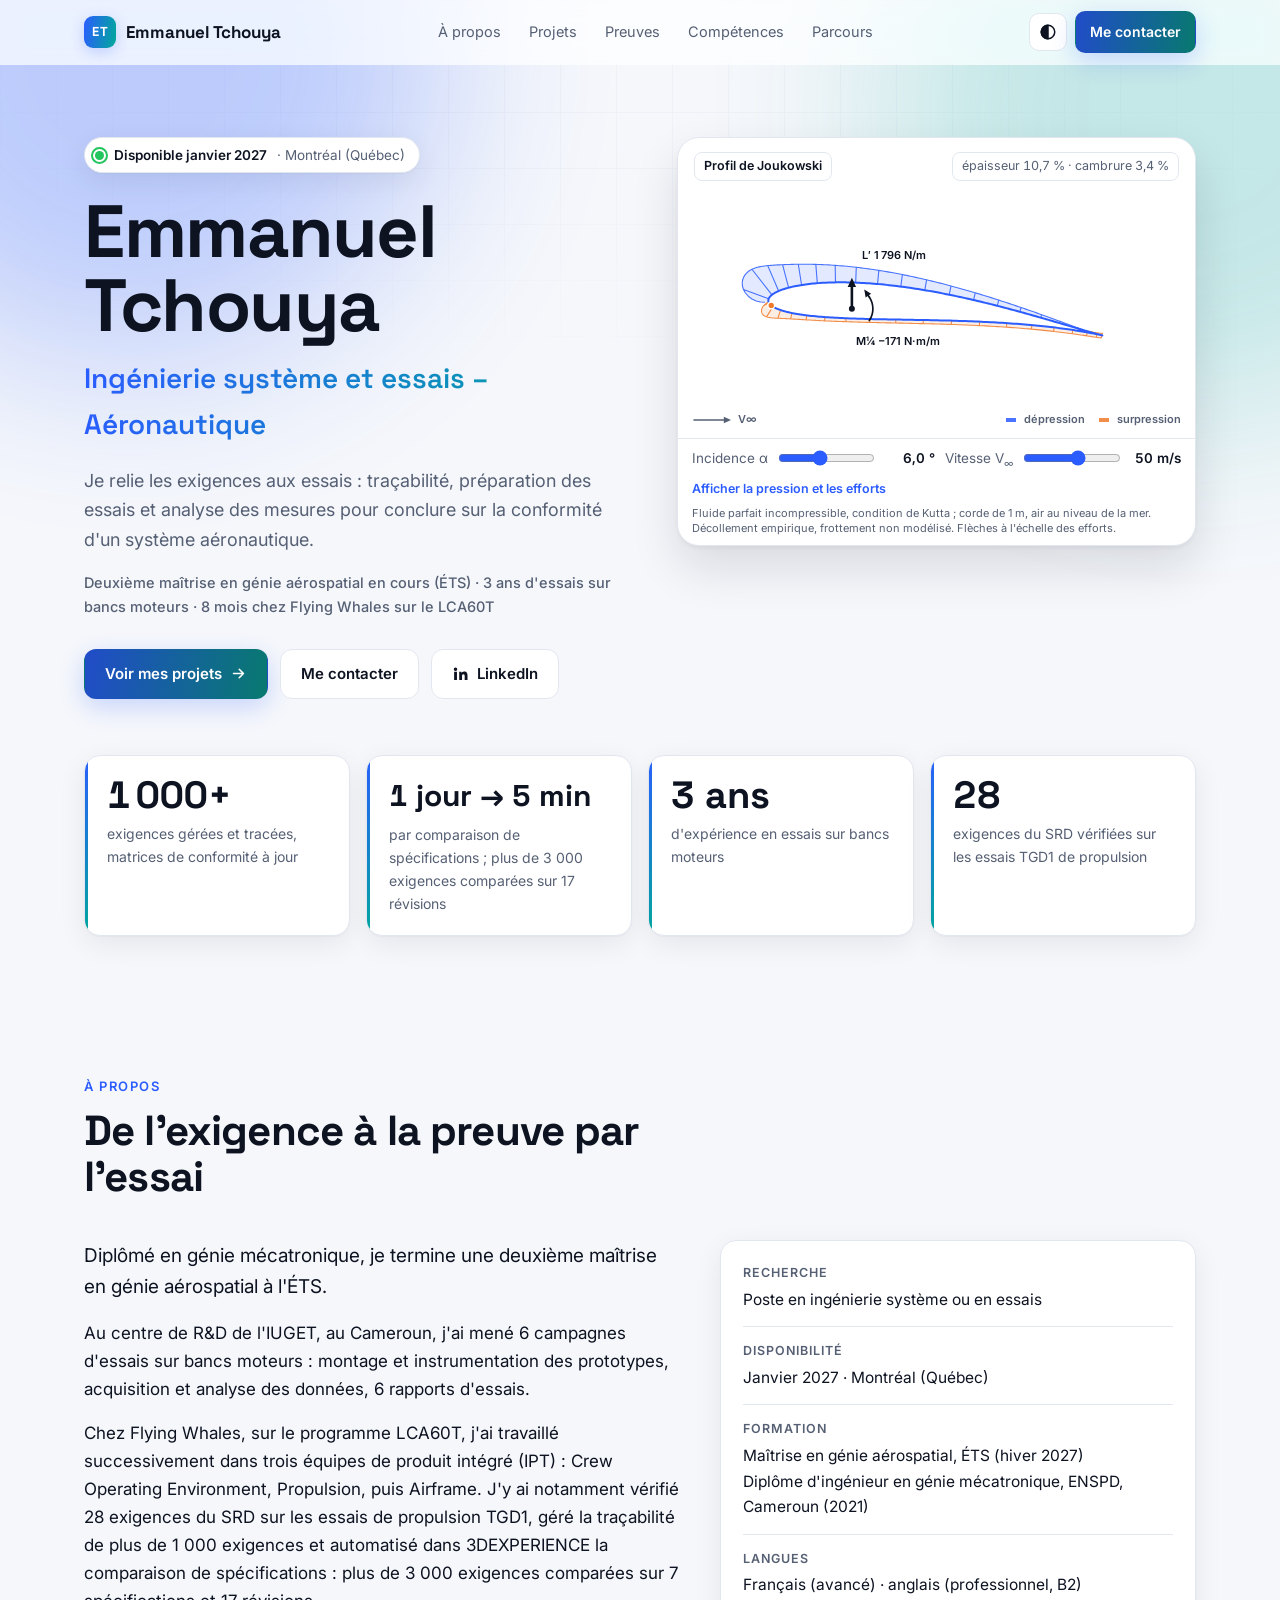
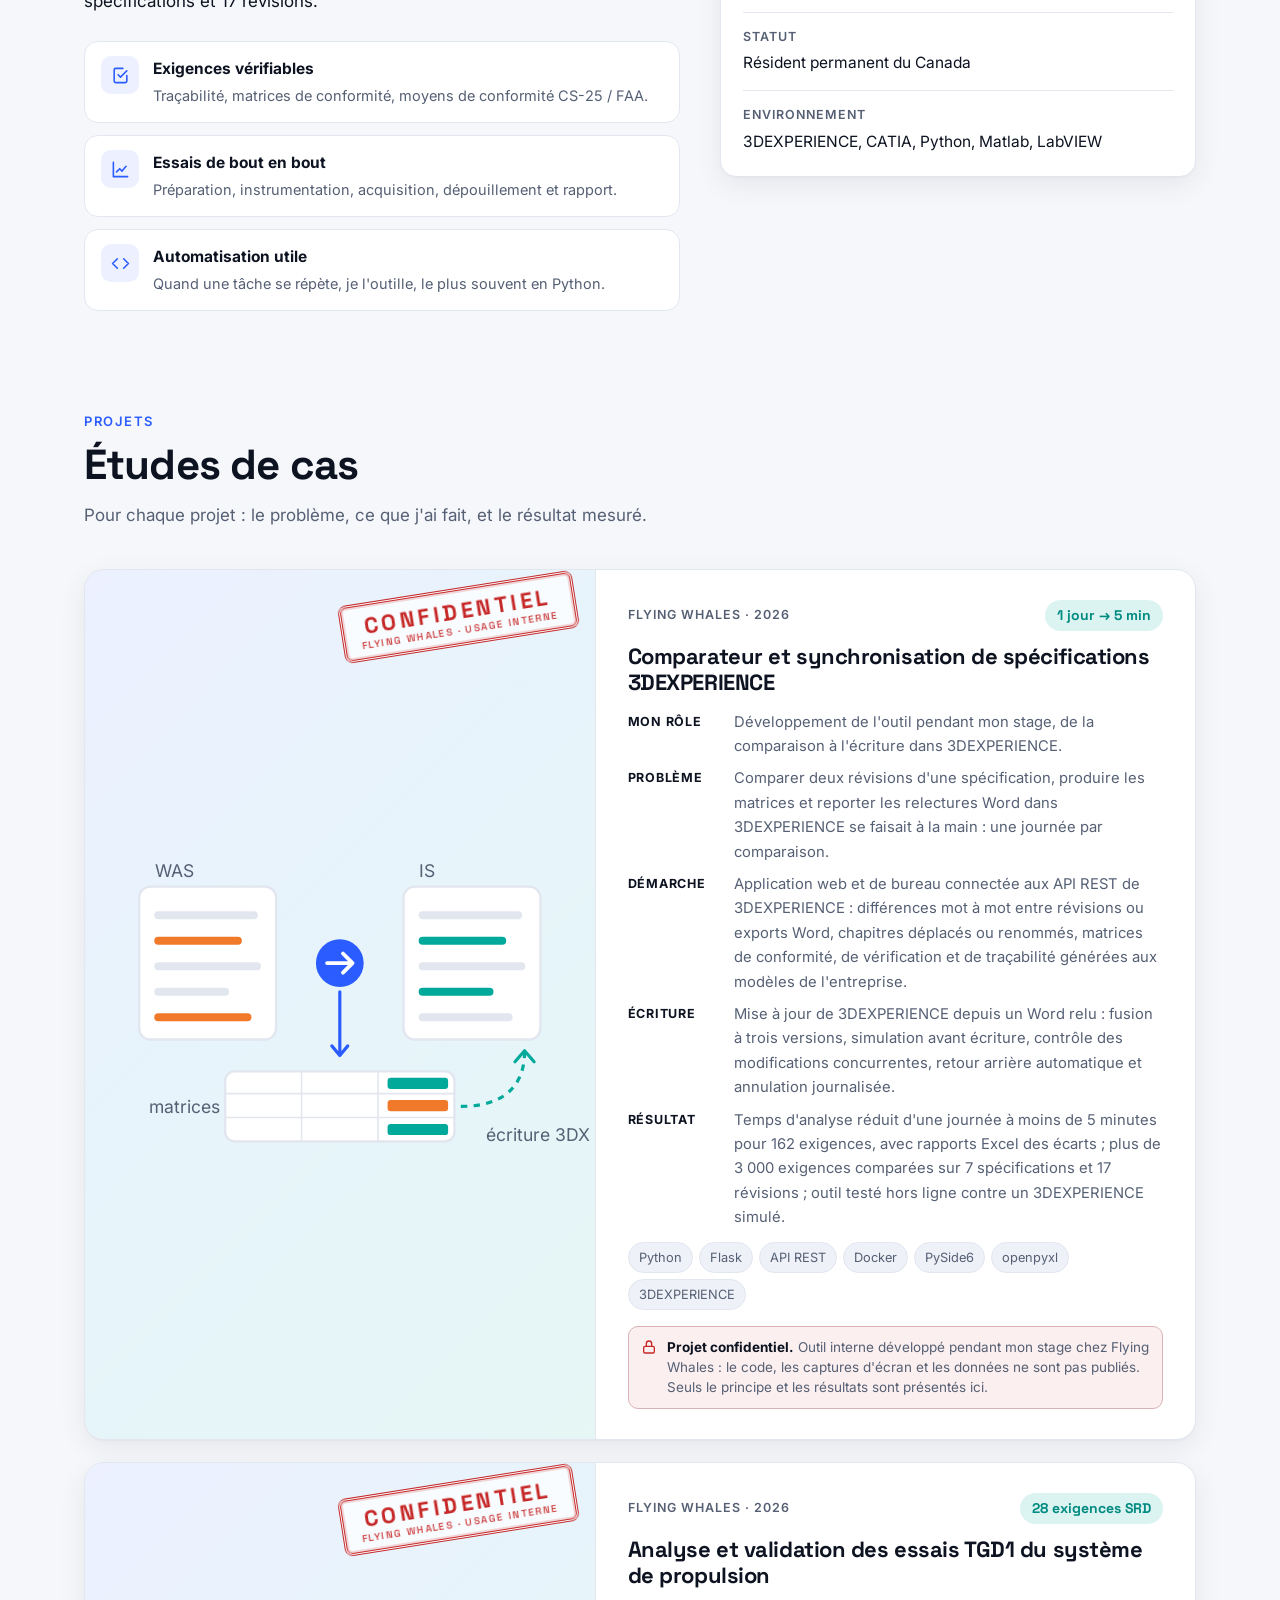
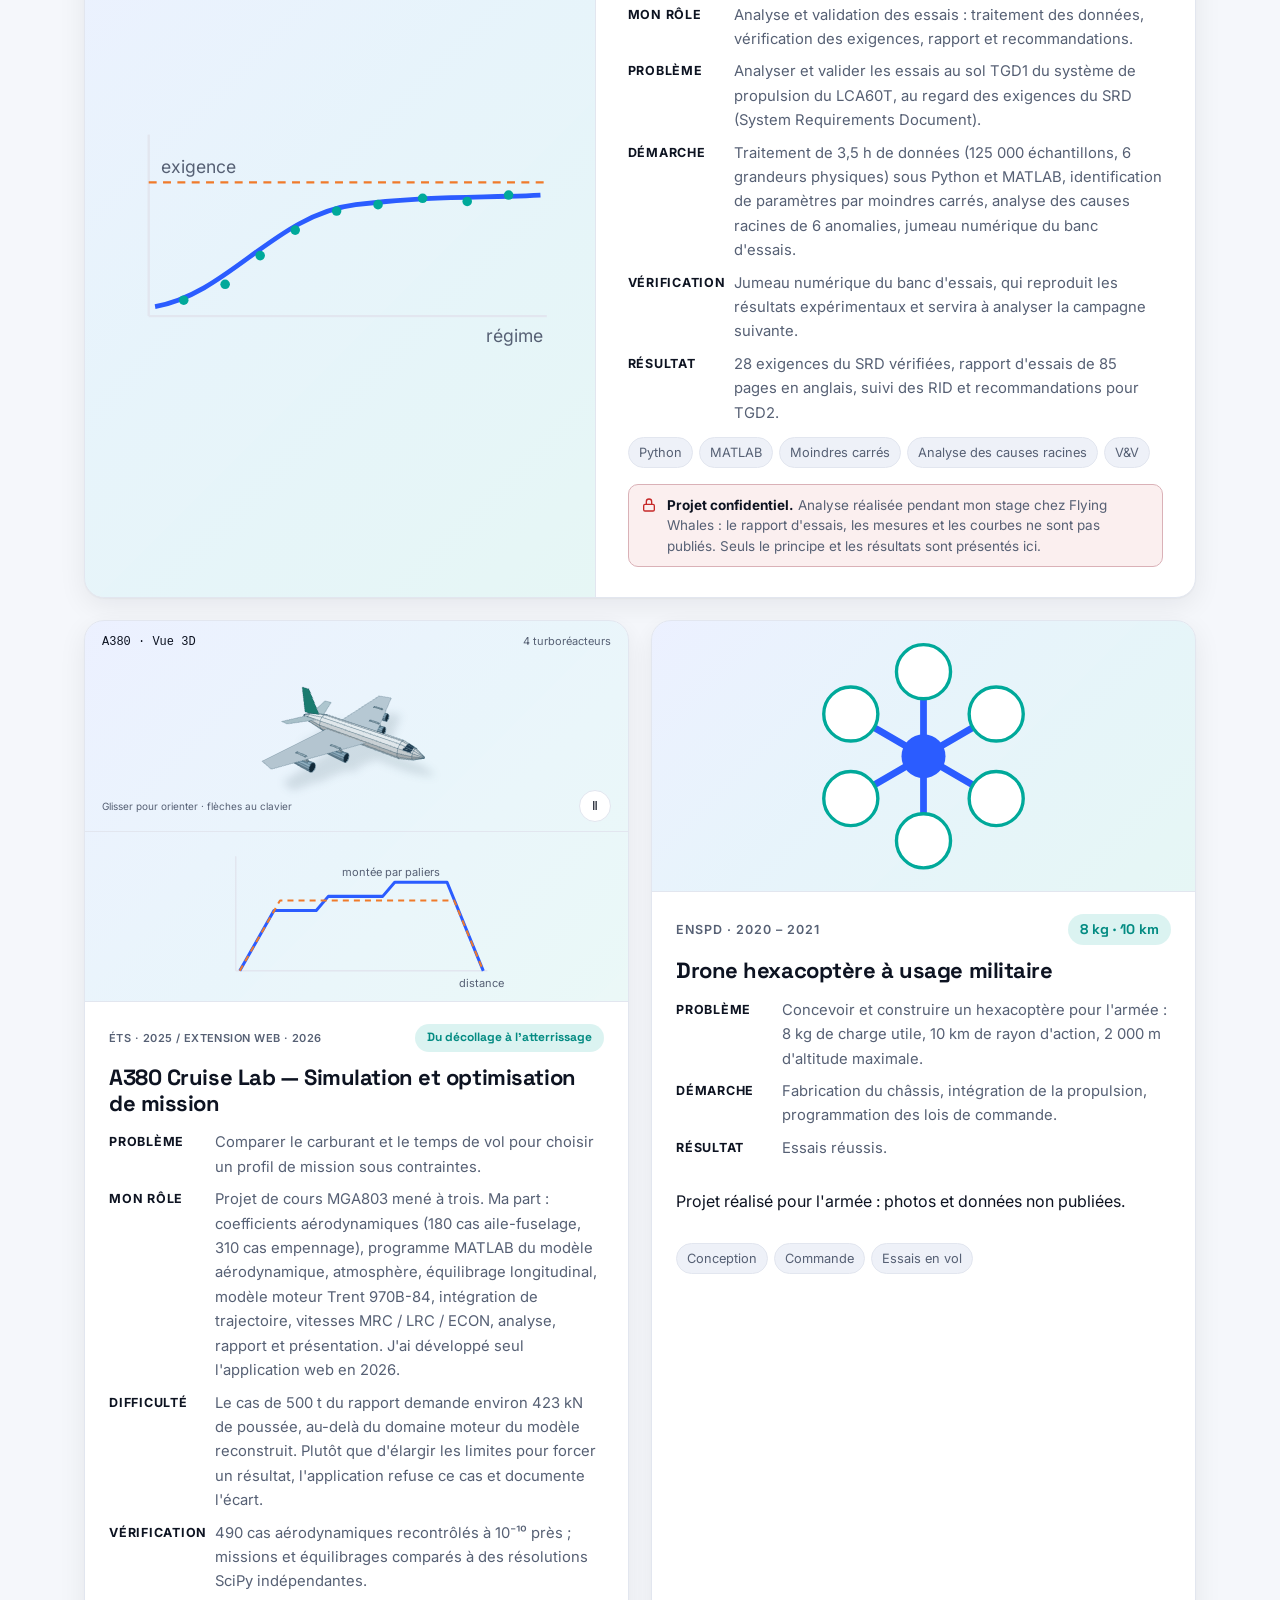
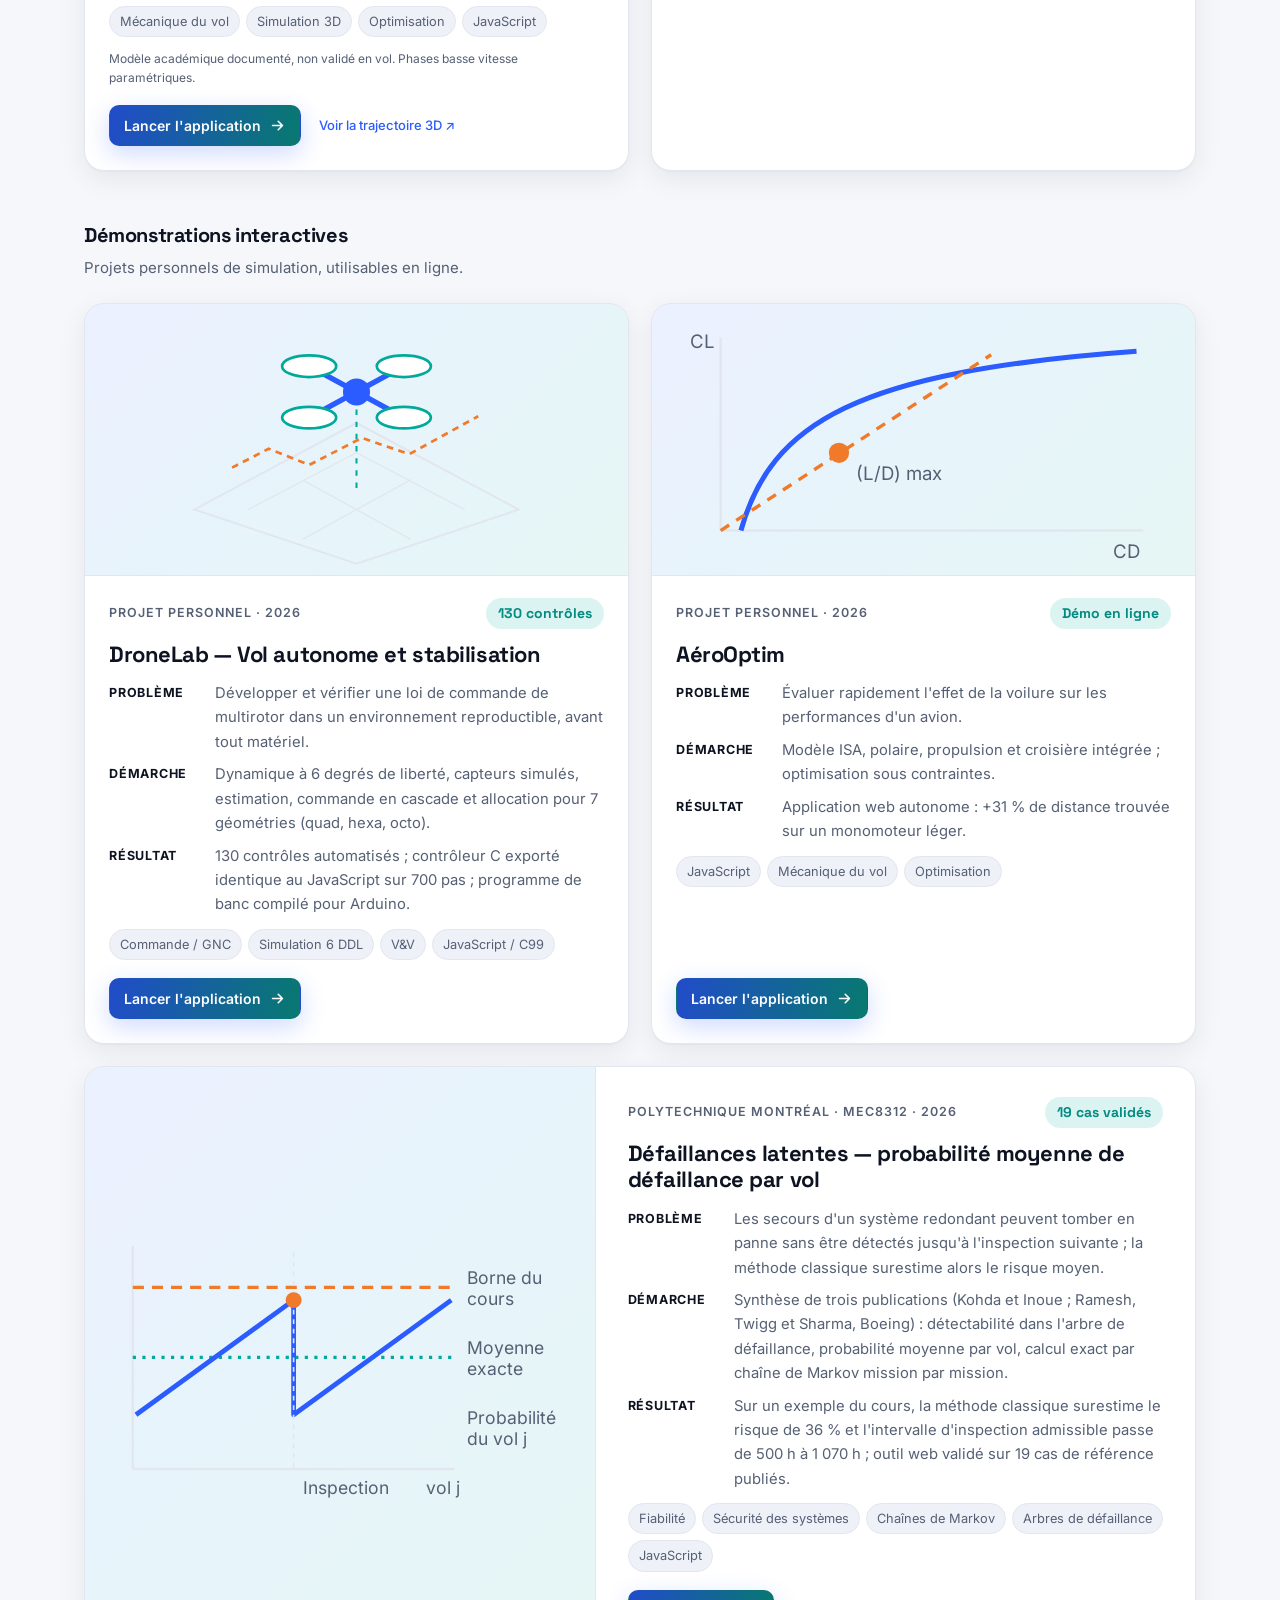
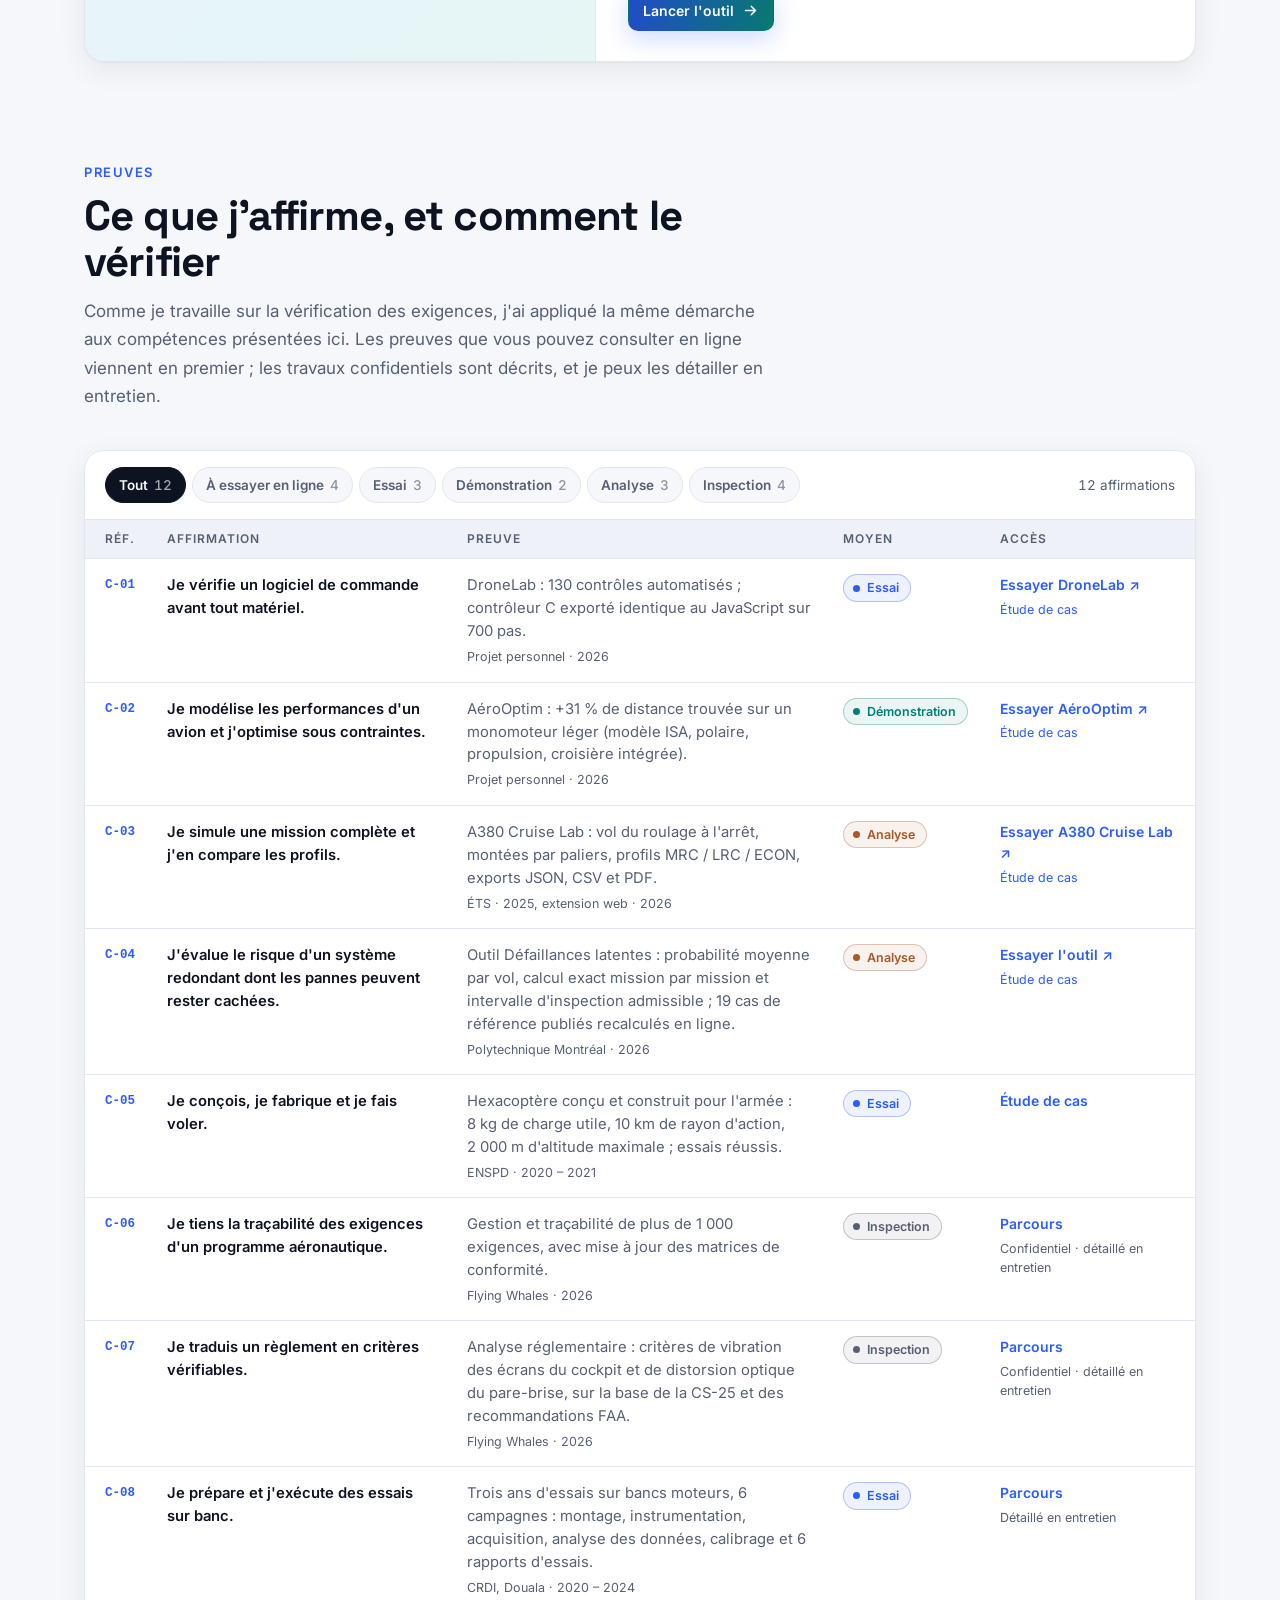
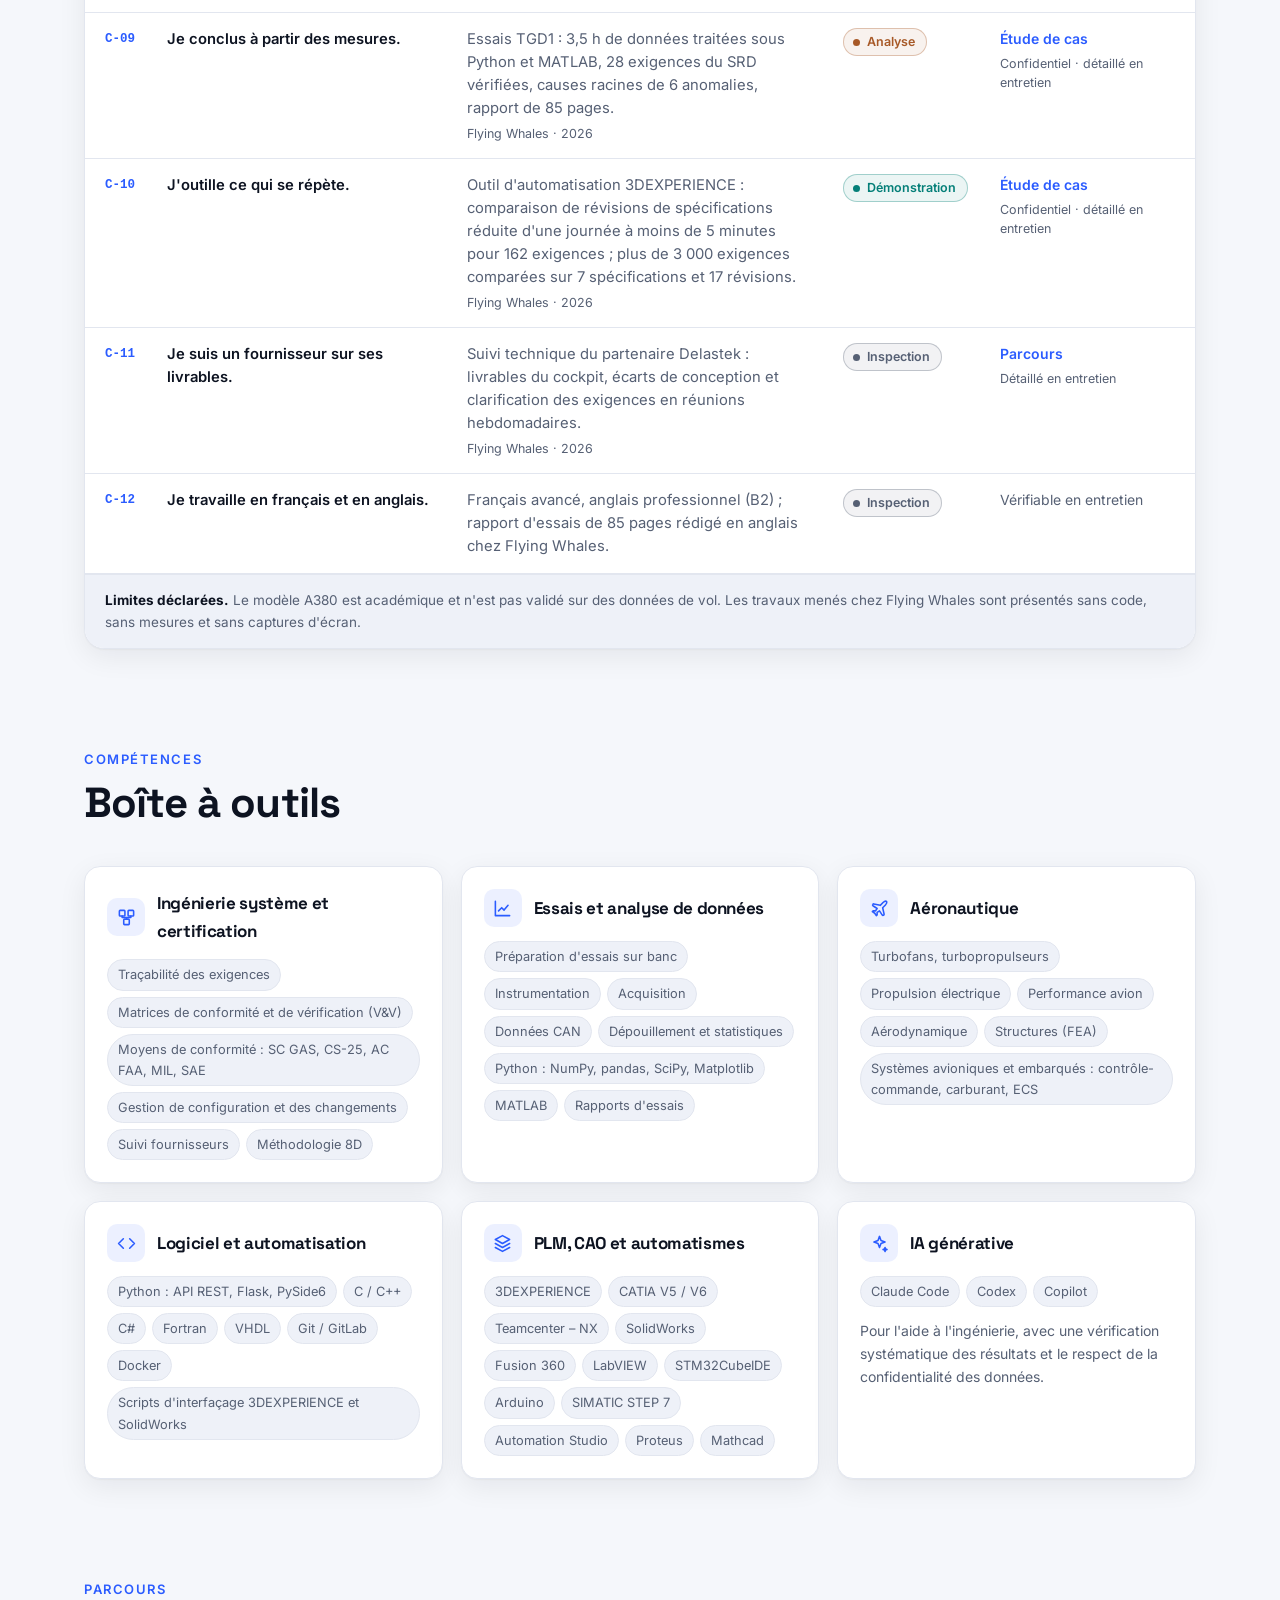
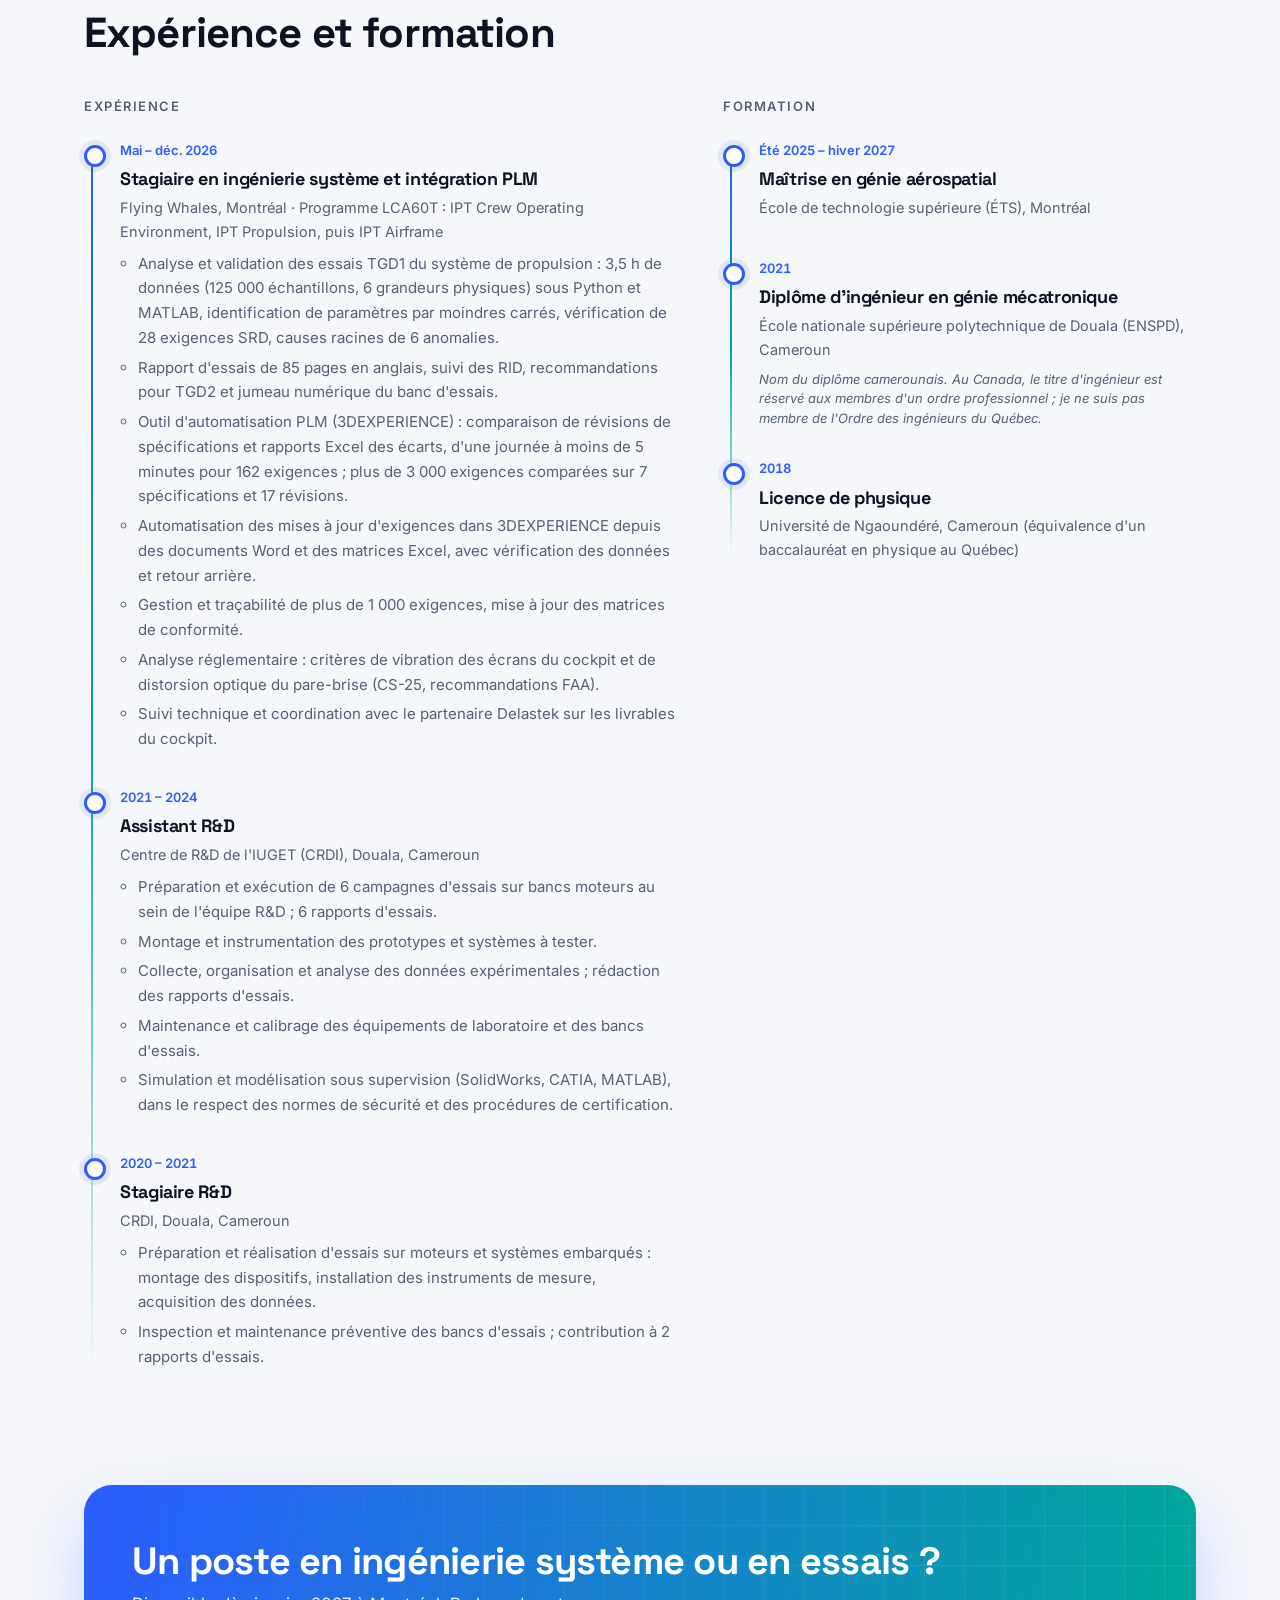
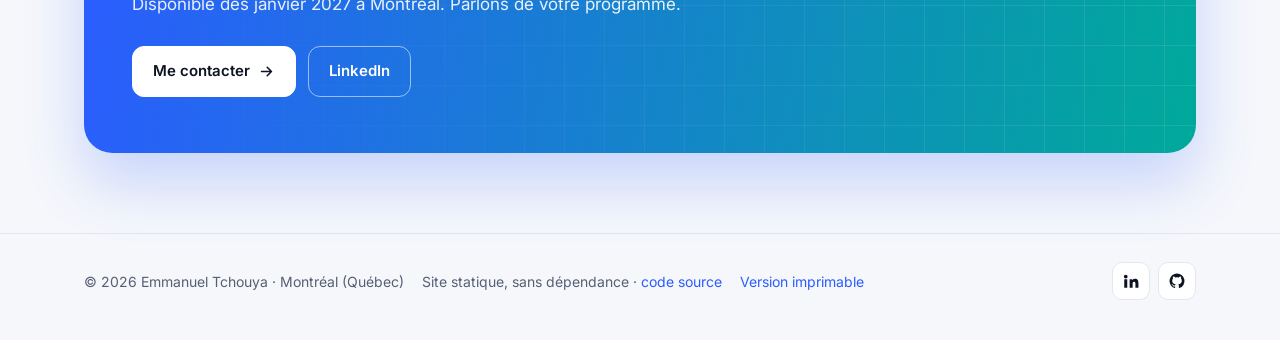
<file: index.html>
<!doctype html>
<html lang="fr">
<head>
<meta charset="utf-8">
<meta name="viewport" content="width=device-width, initial-scale=1">
<title>Emmanuel Tchouya — Ingénierie système et essais, aéronautique</title>
<meta name="description" content="Emmanuel Tchouya — ingénierie système et essais en aéronautique. Diplômé en génie mécatronique, terminant une deuxième maîtrise en génie aérospatial à l'ÉTS, Montréal. Disponible janvier 2027.">
<meta property="og:title" content="Emmanuel Tchouya — Ingénierie système et essais, aéronautique">
<meta property="og:description" content="Trois ans d'essais sur bancs moteurs, huit mois de stage chez Flying Whales sur le programme LCA60T, deuxième maîtrise en génie aérospatial à l'ÉTS.">
<meta name="author" content="Emmanuel Tchouya">
<link rel="canonical" href="https://emmatchouya-source.github.io/portfolio/">
<meta property="og:type" content="website">
<meta property="og:locale" content="fr_CA">
<meta property="og:url" content="https://emmatchouya-source.github.io/portfolio/">
<meta property="og:image" content="https://emmatchouya-source.github.io/portfolio/og.png">
<meta property="og:image:width" content="1200">
<meta property="og:image:height" content="630">
<meta property="og:image:alt" content="Emmanuel Tchouya — ingénierie système et essais en aéronautique. Disponible janvier 2027 à Montréal.">
<meta name="twitter:card" content="summary_large_image">
<meta name="theme-color" content="#2b5cff">
<link rel="icon" href="favicon.svg" type="image/svg+xml">
<script type="application/ld+json">{"@context":"https://schema.org","@type":"Person","name":"Emmanuel Tchouya","url":"https://emmatchouya-source.github.io/portfolio/","image":"https://emmatchouya-source.github.io/portfolio/og.png","jobTitle":"Ingénierie système et essais – Aéronautique","description":"Diplômé en génie mécatronique et terminant une deuxième maîtrise en génie aérospatial à l'ÉTS, avec trois ans d'expérience en essais sur bancs moteurs et huit mois de stage chez Flying Whales sur le programme LCA60T.","address":{"@type":"PostalAddress","addressLocality":"Montréal","addressRegion":"QC","addressCountry":"CA"},"alumniOf":[{"@type":"CollegeOrUniversity","name":"École de technologie supérieure (ÉTS)"},{"@type":"CollegeOrUniversity","name":"École nationale supérieure polytechnique de Douala (ENSPD)"}],"knowsLanguage":["fr","en"],"knowsAbout":["Ingénierie système","Traçabilité des exigences","Vérification et validation","Essais aéronautiques","3DEXPERIENCE","Python"],"sameAs":["https://www.linkedin.com/in/emmanuel-tchouya","https://github.com/emmatchouya-source"]}</script>
<script>document.documentElement.classList.add('js');try{var t=localStorage.getItem('pfTheme');if(t==='light'||t==='dark')document.documentElement.dataset.theme=t}catch(e){}</script>
<link rel="preconnect" href="https://fonts.googleapis.com">
<link rel="preconnect" href="https://fonts.gstatic.com" crossorigin>
<link href="https://fonts.googleapis.com/css2?family=Inter:wght@400;500;600;700&family=Space+Grotesk:wght@500;600;700&display=swap" rel="stylesheet">
<link rel="stylesheet" href="projets/a380-lab/hero3d.css?v=1.5.2">
<link rel="stylesheet" href="style.css?v=2026-11-11b">
</head>
<body>
<a class="skip" href="#contenu">Aller au contenu</a>
<div class="bg-grid"></div><div class="bg-blob b1"></div><div class="bg-blob b2"></div>
<div class="progress" id="progress"></div>

<nav id="nav" aria-label="Navigation principale">
  <div class="wrap">
    <a class="brand" href="#top" aria-label="Accueil"><span class="mark">ET</span>Emmanuel Tchouya</a>
    <ul id="navLinks">
      <li><a href="#apropos">À propos</a></li>
      <li><a href="#projets">Projets</a></li>
      <li><a href="#preuves">Preuves</a></li>
      <li><a href="#competences">Compétences</a></li>
      <li><a href="#parcours">Parcours</a></li>
      <li class="only-mobile"><a href="contact.html">Me contacter</a></li>
    </ul>
    <div class="nav-actions">
      <button class="icon-btn" id="themeBtn" aria-label="Changer de thème" title="Thème"></button>
      <a class="btn primary sm" href="contact.html">Me contacter</a>
      <button class="icon-btn menu-btn" id="menuBtn" type="button" aria-label="Ouvrir le menu" aria-expanded="false" aria-controls="navLinks"><svg viewBox="0 0 24 24" fill="none" stroke="currentColor" stroke-width="2" stroke-linecap="round" aria-hidden="true"><path d="M4 7h16M4 12h16M4 17h16"/></svg></button>
    </div>
  </div>
</nav>

<header class="hero" id="top">
  <div class="wrap">
    <div class="hero-grid">
      <div>
        <div class="badge reveal"><span class="pulse"></span><b>Disponible janvier 2027</b> · Montréal (Québec)</div>
        <h1 class="reveal" style="--d:.08s">Emmanuel Tchouya</h1>
        <p class="role reveal" style="--d:.16s">Ingénierie système et essais&nbsp;– Aéronautique</p>
        <p class="lead reveal" style="--d:.24s">Je relie les exigences aux essais : traçabilité, préparation des essais et analyse des mesures pour conclure sur la conformité d'un système aéronautique.</p>
        <p class="hero-facts reveal" style="--d:.28s">Deuxième maîtrise en génie aérospatial en cours (ÉTS) · 3 ans d'essais sur bancs moteurs · 8 mois chez Flying Whales sur le LCA60T</p>
        <div class="btns reveal" style="--d:.32s">
          <a class="btn primary" href="#projets">Voir mes projets <svg class="arr" viewBox="0 0 24 24" fill="none" stroke="currentColor" stroke-width="2.2" stroke-linecap="round" stroke-linejoin="round"><path d="M5 12h14M13 6l6 6-6 6"/></svg></a>
          <a class="btn" href="contact.html">Me contacter</a>
          <a class="btn" href="https://www.linkedin.com/in/emmanuel-tchouya" aria-label="LinkedIn"><svg viewBox="0 0 24 24" fill="currentColor"><path d="M4.98 3.5a2.5 2.5 0 1 1 0 5 2.5 2.5 0 0 1 0-5ZM3 9.5h4V21H3V9.5Zm6.5 0h3.8v1.6h.06c.53-1 1.830-2.06 3.77-2.06 4.03 0 4.77 2.65 4.77 6.1V21h-4v-5.2c0-1.24-.02-2.84-1.73-2.84-1.73 0-2 1.35-2 2.75V21h-4V9.5Z"/></svg>LinkedIn</a>
        </div>
      </div>
      <figure class="flow-card reveal" style="--d:.2s;margin:0">
        <div class="flow-head"><span><b>Profil de Joukowski</b></span><span id="flowInfo"></span></div>
        <canvas id="flow" role="img" aria-label="Écoulement de l'air autour d'un profil d'aile : lignes de courant, pression sur la paroi, point d'arrêt, portance et moment au quart de corde. Les valeurs sont données dans le tableau qui suit."></canvas>
        <div class="flow-more" id="flowMore" hidden>
        <div class="flow-cp">
          <div class="flow-cp-head"><b>Coefficient de pression, fluide parfait</b><span class="lg"><i></i>extrados</span><span class="lg"><i class="lo"></i>intrados</span></div>
          <canvas id="cpPlot" role="img" aria-label="Coefficient de pression en fonction de la position sur la corde, pour l'extrados et l'intrados"></canvas>
        </div>
        <dl class="flow-data">
          <div title="Théorème de Kutta-Joukowski : portance = masse volumique × vitesse × circulation"><dt>C<sub>L</sub> théorique</dt><dd id="fCl"></dd></div>
          <div title="Portance obtenue en intégrant les pressions sur le contour du profil"><dt>C<sub>L</sub> par intégration</dt><dd id="fClInt"></dd></div>
          <div title="En fluide parfait, la traînée de pression est nulle (paradoxe de d'Alembert)"><dt>C<sub>D</sub> de pression</dt><dd id="fCd"></dd></div>
          <div title="Moment de tangage au quart de corde, positif à cabrer"><dt>C<sub>M</sub> à ¼ de corde</dt><dd id="fCm"></dd></div>
          <div title="Portance par mètre d'envergure, pour une corde de 1 m, décollement estimé compris"><dt>Portance estimée</dt><dd id="fLift"></dd></div>
          <div title="Point d'application de la résultante des pressions, en fluide parfait. Il recule quand la portance diminue et part à l'infini quand elle s'annule : il ne reste alors qu'un couple."><dt>Centre de poussée</dt><dd id="fXcp"></dd></div>
          <div title="Dépression maximale sur le profil et nombre de Mach local correspondant"><dt>C<sub>p</sub> minimal</dt><dd id="fCpMin"></dd></div>
          <div title="Nombre de Reynolds rapporté à la corde et nombre de Mach amont"><dt>Reynolds</dt><dd id="fRe"></dd></div>
        </dl>
        </div>
        <figcaption>
          <div class="flow-foot">
            <label for="alpha">Incidence α</label>
            <input type="range" id="alpha" min="-4" max="20" step="0.5" value="6">
            <output id="alphaOut" for="alpha"></output>
            <label for="vinf">Vitesse V<sub>∞</sub></label>
            <input type="range" id="vinf" min="10" max="80" step="5" value="50">
            <output id="vinfOut" for="vinf"></output>
          </div>
          <button type="button" class="flow-toggle" id="flowMoreBtn" aria-expanded="false" aria-controls="flowMore">Afficher la pression et les efforts</button>
          <p class="flow-note" id="flowNote">Fluide parfait incompressible, condition de Kutta ; corde de 1 m, air au niveau de la mer. Décollement empirique, frottement non modélisé. Flèches à l'échelle des efforts.</p>
        </figcaption>
      </figure>
    </div>

    <div class="stats">
      <div class="stat reveal"><div class="n" data-count="1000" data-suffix="+">1 000+</div><div class="l">exigences gérées et tracées, matrices de conformité à jour</div></div>
      <div class="stat reveal" style="--d:.08s"><div class="n wide">1 jour → 5 min</div><div class="l">par comparaison de spécifications ; plus de 3 000 exigences comparées sur 17 révisions</div></div>
      <div class="stat reveal" style="--d:.16s"><div class="n" data-count="3" data-suffix=" ans">3 ans</div><div class="l">d'expérience en essais sur bancs moteurs</div></div>
      <div class="stat reveal" style="--d:.24s"><div class="n" data-count="28">28</div><div class="l">exigences du SRD vérifiées sur les essais TGD1 de propulsion</div></div>
    </div>
  </div>
</header>

<main id="contenu">
  <section id="apropos">
    <div class="wrap">
      <div class="sec-head reveal"><span class="eyebrow">À propos</span><h2>De l'exigence à la preuve par l'essai</h2></div>
      <div class="about">
        <div class="text reveal">
          <p>Diplômé en génie mécatronique, je termine une deuxième maîtrise en génie aérospatial à l'ÉTS.</p>
          <p>Au centre de R&amp;D de l'IUGET, au Cameroun, j'ai mené 6 campagnes d'essais sur bancs moteurs : montage et instrumentation des prototypes, acquisition et analyse des données, 6 rapports d'essais.</p>
          <p>Chez Flying Whales, sur le programme LCA60T, j'ai travaillé successivement dans trois équipes de produit intégré (IPT) : Crew Operating Environment, Propulsion, puis Airframe. J'y ai notamment vérifié 28 exigences du SRD sur les essais de propulsion TGD1, géré la traçabilité de plus de 1 000 exigences et automatisé dans 3DEXPERIENCE la comparaison de spécifications : plus de 3 000 exigences comparées sur 7 spécifications et 17 révisions.</p>
          <div class="values">
            <div class="value"><div class="ic"><svg viewBox="0 0 24 24" fill="none" stroke="currentColor" stroke-width="2" stroke-linecap="round" stroke-linejoin="round"><path d="M9 11l3 3 8-8"/><path d="M20 12v7a2 2 0 0 1-2 2H6a2 2 0 0 1-2-2V5a2 2 0 0 1 2-2h9"/></svg></div><div><b>Exigences vérifiables</b><span>Traçabilité, matrices de conformité, moyens de conformité CS-25 / FAA.</span></div></div>
            <div class="value"><div class="ic"><svg viewBox="0 0 24 24" fill="none" stroke="currentColor" stroke-width="2" stroke-linecap="round" stroke-linejoin="round"><path d="M3 3v18h18"/><path d="M7 15l4-4 3 3 5-6"/></svg></div><div><b>Essais de bout en bout</b><span>Préparation, instrumentation, acquisition, dépouillement et rapport.</span></div></div>
            <div class="value"><div class="ic"><svg viewBox="0 0 24 24" fill="none" stroke="currentColor" stroke-width="2" stroke-linecap="round" stroke-linejoin="round"><path d="M16 18l6-6-6-6M8 6l-6 6 6 6"/></svg></div><div><b>Automatisation utile</b><span>Quand une tâche se répète, je l'outille, le plus souvent en Python.</span></div></div>
          </div>
        </div>
        <dl class="facts reveal" style="--d:.1s">
          <div><dt>Recherche</dt><dd>Poste en ingénierie système ou en essais</dd></div>
          <div><dt>Disponibilité</dt><dd>Janvier 2027 · Montréal (Québec)</dd></div>
          <div><dt>Formation</dt><dd>Maîtrise en génie aérospatial, ÉTS (hiver 2027)<br>Diplôme d'ingénieur en génie mécatronique, ENSPD, Cameroun (2021)</dd></div>
          <div><dt>Langues</dt><dd>Français (avancé) · anglais (professionnel, B2)</dd></div>
          <div><dt>Statut</dt><dd>Résident permanent du Canada</dd></div>
          <div><dt>Environnement</dt><dd>3DEXPERIENCE, CATIA, Python, Matlab, LabVIEW</dd></div>
        </dl>
      </div>
    </div>
  </section>

  <section id="projets">
    <div class="wrap">
      <div class="sec-head reveal"><span class="eyebrow">Projets</span><h2>Études de cas</h2><p>Pour chaque projet : le problème, ce que j'ai fait, et le résultat mesuré.</p></div>
      <div class="projects">
        <article class="case featured reveal" id="p-3dx">
          <div class="thumb">
            <div class="stamp" role="img" aria-label="Confidentiel : outil interne Flying Whales"><span>Confidentiel</span><small>Flying Whales · usage interne</small></div>
            <svg viewBox="0 0 320 200" aria-hidden="true">
              <rect x="34" y="26" width="86" height="96" rx="7" class="fp ln" stroke-width="1.5"/>
              <rect x="200" y="26" width="86" height="96" rx="7" class="fp ln" stroke-width="1.5"/>
              <text x="44" y="20" class="tx">WAS</text><text x="210" y="20" class="tx">IS</text>
              <g stroke-width="5" stroke-linecap="round">
                <line x1="46" y1="44" x2="106" y2="44" class="ln"/><line x1="212" y1="44" x2="272" y2="44" class="ln"/>
                <line x1="46" y1="60" x2="96" y2="60" class="ac2"/><line x1="212" y1="60" x2="262" y2="60" class="te"/>
                <line x1="46" y1="76" x2="108" y2="76" class="ln"/><line x1="212" y1="76" x2="274" y2="76" class="ln"/>
                <line x1="46" y1="92" x2="88" y2="92" class="ln"/><line x1="212" y1="92" x2="254" y2="92" class="te"/>
                <line x1="46" y1="108" x2="102" y2="108" class="ac2"/><line x1="212" y1="108" x2="266" y2="108" class="ln"/>
              </g>
              <circle cx="160" cy="74" r="15" class="fa"/>
              <path d="M152 74h16m-6-6 6 6-6 6" fill="none" stroke="#fff" stroke-width="2.4" stroke-linecap="round" stroke-linejoin="round"/>
              <rect x="88" y="142" width="144" height="44" rx="6" class="fp ln" stroke-width="1.5"/>
              <g class="ln" stroke-width="1"><path d="M88 156h144M88 171h144M136 142v44M184 142v44"/></g>
              <rect x="190" y="146" width="38" height="7" rx="2" class="fte"/><rect x="190" y="160" width="38" height="7" rx="2" class="fa2"/><rect x="190" y="175" width="38" height="7" rx="2" class="fte"/>
              <path d="M160 92v40m-5-6 5 6 5-6" fill="none" class="ac" stroke-width="2" stroke-linecap="round" stroke-linejoin="round"/>
              <path d="M236 164c34 0 40-20 40-34" fill="none" class="te" stroke-width="2" stroke-dasharray="4 4"/>
              <path d="m270 136 6-7 6 7" fill="none" class="te" stroke-width="2" stroke-linecap="round" stroke-linejoin="round"/>
              <text x="40" y="168" class="tx">matrices</text><text x="252" y="186" class="tx">écriture 3DX</text>
            </svg>
          </div>
          <div class="body">
            <div class="top"><span class="ctx">Flying Whales · 2026</span><span class="metric">1 jour → 5 min</span></div>
            <h3>Comparateur et synchronisation de spécifications 3DEXPERIENCE</h3>
            <ul class="psr">
              <li><b>Mon rôle</b>Développement de l'outil pendant mon stage, de la comparaison à l'écriture dans 3DEXPERIENCE.</li>
              <li><b>Problème</b>Comparer deux révisions d'une spécification, produire les matrices et reporter les relectures Word dans 3DEXPERIENCE se faisait à la main : une journée par comparaison.</li>
              <li><b>Démarche</b>Application web et de bureau connectée aux API REST de 3DEXPERIENCE : différences mot à mot entre révisions ou exports Word, chapitres déplacés ou renommés, matrices de conformité, de vérification et de traçabilité générées aux modèles de l'entreprise.</li>
              <li><b>Écriture</b>Mise à jour de 3DEXPERIENCE depuis un Word relu : fusion à trois versions, simulation avant écriture, contrôle des modifications concurrentes, retour arrière automatique et annulation journalisée.</li>
              <li><b>Résultat</b>Temps d'analyse réduit d'une journée à moins de 5 minutes pour 162 exigences, avec rapports Excel des écarts ; plus de 3 000 exigences comparées sur 7 spécifications et 17 révisions ; outil testé hors ligne contre un 3DEXPERIENCE simulé.</li>
            </ul>
            <div class="tags"><span class="tag">Python</span><span class="tag">Flask</span><span class="tag">API REST</span><span class="tag">Docker</span><span class="tag">PySide6</span><span class="tag">openpyxl</span><span class="tag">3DEXPERIENCE</span></div>
            <p class="conf-note"><svg viewBox="0 0 24 24" fill="none" stroke="currentColor" stroke-width="2" stroke-linecap="round" stroke-linejoin="round" aria-hidden="true"><rect x="4" y="11" width="16" height="10" rx="2"/><path d="M8 11V7a4 4 0 0 1 8 0v4"/></svg><span><b>Projet confidentiel.</b> Outil interne développé pendant mon stage chez Flying Whales : le code, les captures d'écran et les données ne sont pas publiés. Seuls le principe et les résultats sont présentés ici.</span></p>
          </div>
        </article>

        <article class="case featured reveal" id="p-essais">
          <div class="thumb">
            <div class="stamp" role="img" aria-label="Confidentiel : travaux internes Flying Whales"><span>Confidentiel</span><small>Flying Whales · usage interne</small></div>
            <svg viewBox="0 0 320 160" aria-hidden="true">
              <line x1="40" y1="134" x2="290" y2="134" class="ln" stroke-width="1.5"/><line x1="40" y1="20" x2="40" y2="134" class="ln" stroke-width="1.5"/>
              <line x1="40" y1="50" x2="290" y2="50" class="ac2" stroke-width="1.5" stroke-dasharray="5 4"/>
              <text x="48" y="44" class="tx">exigence</text>
              <path class="draw ac" style="--len:300" d="M44 128 C 90 120, 120 70, 170 64 S 250 60, 286 58" fill="none" stroke-width="3"/>
              <g class="fte">
                <circle cx="62" cy="124" r="3"/><circle cx="88" cy="114" r="3"/><circle cx="110" cy="96" r="3"/><circle cx="132" cy="80" r="3"/>
                <circle cx="158" cy="68" r="3"/><circle cx="184" cy="64" r="3"/><circle cx="212" cy="60" r="3"/><circle cx="240" cy="62" r="3"/><circle cx="266" cy="58" r="3"/>
              </g>
              <text x="252" y="150" class="tx">régime</text>
            </svg>
          </div>
          <div class="body">
            <div class="top"><span class="ctx">Flying Whales · 2026</span><span class="metric">28 exigences SRD</span></div>
            <h3>Analyse et validation des essais TGD1 du système de propulsion</h3>
            <ul class="psr">
              <li><b>Mon rôle</b>Analyse et validation des essais : traitement des données, vérification des exigences, rapport et recommandations.</li>
              <li><b>Problème</b>Analyser et valider les essais au sol TGD1 du système de propulsion du LCA60T, au regard des exigences du SRD (System Requirements Document).</li>
              <li><b>Démarche</b>Traitement de 3,5 h de données (125 000 échantillons, 6 grandeurs physiques) sous Python et MATLAB, identification de paramètres par moindres carrés, analyse des causes racines de 6 anomalies, jumeau numérique du banc d'essais.</li>
              <li><b>Vérification</b>Jumeau numérique du banc d'essais, qui reproduit les résultats expérimentaux et servira à analyser la campagne suivante.</li>
              <li><b>Résultat</b>28 exigences du SRD vérifiées, rapport d'essais de 85 pages en anglais, suivi des RID et recommandations pour TGD2.</li>
            </ul>
            <div class="tags"><span class="tag">Python</span><span class="tag">MATLAB</span><span class="tag">Moindres carrés</span><span class="tag">Analyse des causes racines</span><span class="tag">V&amp;V</span></div>
            <p class="conf-note"><svg viewBox="0 0 24 24" fill="none" stroke="currentColor" stroke-width="2" stroke-linecap="round" stroke-linejoin="round" aria-hidden="true"><rect x="4" y="11" width="16" height="10" rx="2"/><path d="M8 11V7a4 4 0 0 1 8 0v4"/></svg><span><b>Projet confidentiel.</b> Analyse réalisée pendant mon stage chez Flying Whales : le rapport d'essais, les mesures et les courbes ne sont pas publiés. Seuls le principe et les résultats sont présentés ici.</span></p>
          </div>
        </article>

        <article class="case reveal a380-project" id="a380Project" aria-labelledby="a380ProjectTitle">
          <div class="a380-visuals">
            <figure class="aircraft-showcase portfolio-aircraft" id="aircraftShowcase">
              <canvas id="aircraftHeroCanvas" tabindex="0" role="img" aria-label="Modèle 3D de l’A380 en rotation automatique" aria-describedby="aircraftHeroHelp">Modèle illustratif à quatre moteurs, identique à celui de l’application A380 Lab.</canvas>
              <figcaption class="aircraft-caption"><b>A380 · Vue 3D</b><span>4 turboréacteurs</span></figcaption>
              <div class="aircraft-interaction"><small id="aircraftHeroHelp">Glisser pour orienter · flèches au clavier</small><button id="aircraftHeroPause" type="button" aria-label="Mettre l’animation 3D en pause" aria-pressed="false">Ⅱ</button></div>
            </figure>
          <div class="thumb a380-profile" role="img" aria-label="Schéma du profil de trajectoire avec montées par paliers et profil de référence">
            <svg viewBox="0 0 320 160" aria-hidden="true">
              <line x1="40" y1="134" x2="290" y2="134" class="ln" stroke-width="1.5"/><line x1="40" y1="20" x2="40" y2="134" class="ln" stroke-width="1.5"/>
              <path class="draw ac" style="--len:420" d="M44 134 L 78 74 L 120 74 L 132 60 L 186 60 L 198 46 L 250 46 L 286 134" fill="none" stroke-width="3" stroke-linejoin="round"/>
              <path d="M44 134 L 84 64 L 257 64 L 286 134" fill="none" class="ac2" stroke-width="2" stroke-dasharray="6 5" stroke-linejoin="round"/>
              <text x="146" y="40" class="tx">montée par paliers</text>
              <text x="262" y="150" class="tx">distance</text>
            </svg>
          </div>
          </div>
          <div class="body">
            <div class="top"><span class="ctx">ÉTS · 2025 / Extension web · 2026</span><span class="metric">Du décollage à l’atterrissage</span></div>
            <h3 id="a380ProjectTitle">A380 Cruise Lab — Simulation et optimisation de mission</h3>
            <ul class="psr">
              <li><b>Problème</b>Comparer le carburant et le temps de vol pour choisir un profil de mission sous contraintes.</li>
              <li><b>Mon rôle</b>Projet de cours MGA803 mené à trois. Ma part : coefficients aérodynamiques (180 cas aile-fuselage, 310 cas empennage), programme MATLAB du modèle aérodynamique, atmosphère, équilibrage longitudinal, modèle moteur Trent 970B-84, intégration de trajectoire, vitesses MRC / LRC / ECON, analyse, rapport et présentation. J'ai développé seul l'application web en 2026.</li>
              <li><b>Difficulté</b>Le cas de 500 t du rapport demande environ 423 kN de poussée, au-delà du domaine moteur du modèle reconstruit. Plutôt que d'élargir les limites pour forcer un résultat, l'application refuse ce cas et documente l'écart.</li>
              <li><b>Vérification</b>490 cas aérodynamiques recontrôlés à 10⁻¹⁰ près ; missions et équilibrages comparés à des résolutions SciPy indépendantes.</li>
            </ul>
            <div class="tags"><span class="tag">Mécanique du vol</span><span class="tag">Simulation 3D</span><span class="tag">Optimisation</span><span class="tag">JavaScript</span></div>
            <p class="project-model-note">Modèle académique documenté, non validé en vol. Phases basse vitesse paramétriques.</p>
            <div class="links"><a class="btn sm primary" href="projets/a380-lab/">Lancer l'application <svg class="arr" viewBox="0 0 24 24" fill="none" stroke="currentColor" stroke-width="2.2" stroke-linecap="round" stroke-linejoin="round"><path d="M5 12h14M13 6l6 6-6 6"/></svg></a><a class="project-demo-link" href="projets/a380-lab/?view=3d">Voir la trajectoire 3D ↗</a></div>
          </div>
        </article>

        <article class="case reveal" id="p-hexa" style="--d:.08s">
          <div class="thumb" aria-hidden="true">
            <svg viewBox="0 0 320 160">
              <g class="ac" stroke-width="4" stroke-linecap="round">
                <line x1="160" y1="80" x2="160" y2="30"/><line x1="160" y1="80" x2="160" y2="130"/>
                <line x1="160" y1="80" x2="203" y2="55"/><line x1="160" y1="80" x2="117" y2="55"/>
                <line x1="160" y1="80" x2="203" y2="105"/><line x1="160" y1="80" x2="117" y2="105"/>
              </g>
              <g class="fp te" stroke-width="2">
                <circle cx="160" cy="30" r="16"/><circle cx="160" cy="130" r="16"/>
                <circle cx="203" cy="55" r="16"/><circle cx="117" cy="55" r="16"/>
                <circle cx="203" cy="105" r="16"/><circle cx="117" cy="105" r="16"/>
              </g>
              <circle cx="160" cy="80" r="13" class="fa"/>
            </svg>
          </div>
          <div class="body">
            <div class="top"><span class="ctx">ENSPD · 2020 – 2021</span><span class="metric">8 kg · 10 km</span></div>
            <h3>Drone hexacoptère à usage militaire</h3>
            <ul class="psr">
              <li><b>Problème</b>Concevoir et construire un hexacoptère pour l'armée : 8 kg de charge utile, 10 km de rayon d'action, 2 000 m d'altitude maximale.</li>
              <li><b>Démarche</b>Fabrication du châssis, intégration de la propulsion, programmation des lois de commande.</li>
              <li><b>Résultat</b>Essais réussis.</li>
            </ul>
            <p class="project-model-note">Projet réalisé pour l'armée : photos et données non publiées.</p>
            <div class="tags"><span class="tag">Conception</span><span class="tag">Commande</span><span class="tag">Essais en vol</span></div>
          </div>
        </article>

        <div class="projects-sub reveal"><h3>Démonstrations interactives</h3><p>Projets personnels de simulation, utilisables en ligne.</p></div>

        <article class="case reveal" id="p-dronelab">
          <div class="thumb" aria-hidden="true">
            <svg viewBox="0 0 320 200">
              <path d="M40 152 160 88 280 152 160 192Z" fill="none" class="ln" stroke-width="1.5"/>
              <path d="M80 152 160 110 240 152M120 174 200 130M120 130 200 174" fill="none" class="ln" stroke-width="1"/>
              <path d="M160 136V64" fill="none" class="te" stroke-dasharray="4 5" stroke-width="1.5"/>
              <g class="ac" fill="none" stroke-width="4" stroke-linecap="round"><path d="m125 46 70 38m-70 0 70-38"/></g>
              <g class="fp te" stroke-width="2"><ellipse cx="125" cy="46" rx="20" ry="8"/><ellipse cx="195" cy="46" rx="20" ry="8"/><ellipse cx="125" cy="84" rx="20" ry="8"/><ellipse cx="195" cy="84" rx="20" ry="8"/></g>
              <circle cx="160" cy="65" r="10" class="fa"/>
              <path d="m68 121 27-14 30 12 39-20 35 12 51-28" fill="none" class="ac2" stroke-width="2" stroke-dasharray="5 4"/>
            </svg>
          </div>
          <div class="body">
            <div class="top"><span class="ctx">Projet personnel · 2026</span><span class="metric">130 contrôles</span></div>
            <h3>DroneLab — Vol autonome et stabilisation</h3>
            <ul class="psr">
              <li><b>Problème</b>Développer et vérifier une loi de commande de multirotor dans un environnement reproductible, avant tout matériel.</li>
              <li><b>Démarche</b>Dynamique à 6 degrés de liberté, capteurs simulés, estimation, commande en cascade et allocation pour 7 géométries (quad, hexa, octo).</li>
              <li><b>Résultat</b>130 contrôles automatisés ; contrôleur C exporté identique au JavaScript sur 700 pas ; programme de banc compilé pour Arduino.</li>
            </ul>
            <div class="tags"><span class="tag">Commande / GNC</span><span class="tag">Simulation 6 DDL</span><span class="tag">V&amp;V</span><span class="tag">JavaScript / C99</span></div>
            <div class="links"><a class="btn sm primary" href="projets/drone-lab/">Lancer l'application <svg class="arr" viewBox="0 0 24 24" fill="none" stroke="currentColor" stroke-width="2.2" stroke-linecap="round" stroke-linejoin="round"><path d="M5 12h14M13 6l6 6-6 6"/></svg></a></div>
          </div>
        </article>

        <article class="case reveal" id="p-aero" style="--d:.08s">
          <div class="thumb" aria-hidden="true">
            <svg viewBox="0 0 320 160">
              <line x1="40" y1="134" x2="290" y2="134" class="ln" stroke-width="1.5"/><line x1="40" y1="20" x2="40" y2="134" class="ln" stroke-width="1.5"/>
              <path class="draw ac" style="--len:320" d="M52 134 C 70 70, 120 40, 286 28" fill="none" stroke-width="3"/>
              <line x1="40" y1="134" x2="200" y2="30" class="ac2" stroke-width="2" stroke-dasharray="6 5"/>
              <circle cx="110" cy="88" r="6" class="fa2"/>
              <text x="120" y="104" class="tx">(L/D) max</text>
              <text x="272" y="150" class="tx">CD</text><text x="22" y="26" class="tx">CL</text>
            </svg>
          </div>
          <div class="body">
            <div class="top"><span class="ctx">Projet personnel · 2026</span><span class="metric">Démo en ligne</span></div>
            <h3>AéroOptim</h3>
            <ul class="psr">
              <li><b>Problème</b>Évaluer rapidement l'effet de la voilure sur les performances d'un avion.</li>
              <li><b>Démarche</b>Modèle ISA, polaire, propulsion et croisière intégrée ; optimisation sous contraintes.</li>
              <li><b>Résultat</b>Application web autonome : +31 % de distance trouvée sur un monomoteur léger.</li>
            </ul>
            <div class="tags"><span class="tag">JavaScript</span><span class="tag">Mécanique du vol</span><span class="tag">Optimisation</span></div>
            <div class="links"><a class="btn sm primary" href="projets/aero-optim/">Lancer l'application <svg class="arr" viewBox="0 0 24 24" fill="none" stroke="currentColor" stroke-width="2.2" stroke-linecap="round" stroke-linejoin="round"><path d="M5 12h14M13 6l6 6-6 6"/></svg></a></div>
          </div>
        </article>

        <article class="case featured reveal" id="p-latentes">
          <div class="thumb" aria-hidden="true">
            <svg viewBox="0 0 320 200">
              <line x1="30" y1="166" x2="232" y2="166" class="ln" stroke-width="1.5"/><line x1="30" y1="26" x2="30" y2="166" class="ln" stroke-width="1.5"/>
              <line x1="30" y1="52" x2="232" y2="52" class="ac2" stroke-width="2" stroke-dasharray="7 5"/>
              <line x1="30" y1="96" x2="232" y2="96" class="te" stroke-width="2" stroke-dasharray="2 4"/>
              <path class="draw ac" style="--len:440" d="M32 132 L131 60 L131 132 L230 60" fill="none" stroke-width="3" stroke-linejoin="round"/>
              <line x1="131" y1="30" x2="131" y2="166" class="ln" stroke-width="1" stroke-dasharray="3 3"/>
              <circle cx="131" cy="60" r="5" class="fa2"/>
              <text x="240" y="50" class="tx">Borne du</text><text x="240" y="63" class="tx">cours</text>
              <text x="240" y="94" class="tx">Moyenne</text><text x="240" y="107" class="tx">exacte</text>
              <text x="240" y="138" class="tx">Probabilité</text><text x="240" y="151" class="tx">du vol j</text>
              <text x="137" y="182" class="tx">Inspection</text><text x="214" y="182" class="tx">vol j</text>
            </svg>
          </div>
          <div class="body">
            <div class="top"><span class="ctx">Polytechnique Montréal · MEC8312 · 2026</span><span class="metric">19 cas validés</span></div>
            <h3>Défaillances latentes — probabilité moyenne de défaillance par vol</h3>
            <ul class="psr">
              <li><b>Problème</b>Les secours d'un système redondant peuvent tomber en panne sans être détectés jusqu'à l'inspection suivante ; la méthode classique surestime alors le risque moyen.</li>
              <li><b>Démarche</b>Synthèse de trois publications (Kohda et Inoue ; Ramesh, Twigg et Sharma, Boeing) : détectabilité dans l'arbre de défaillance, probabilité moyenne par vol, calcul exact par chaîne de Markov mission par mission.</li>
              <li><b>Résultat</b>Sur un exemple du cours, la méthode classique surestime le risque de 36 % et l'intervalle d'inspection admissible passe de 500 h à 1 070 h ; outil web validé sur 19 cas de référence publiés.</li>
            </ul>
            <div class="tags"><span class="tag">Fiabilité</span><span class="tag">Sécurité des systèmes</span><span class="tag">Chaînes de Markov</span><span class="tag">Arbres de défaillance</span><span class="tag">JavaScript</span></div>
            <div class="links"><a class="btn sm primary" href="projets/defaillances-latentes/">Lancer l'outil <svg class="arr" viewBox="0 0 24 24" fill="none" stroke="currentColor" stroke-width="2.2" stroke-linecap="round" stroke-linejoin="round"><path d="M5 12h14M13 6l6 6-6 6"/></svg></a></div>
          </div>
        </article>

      </div>
    </div>
  </section>

  <section id="preuves">
    <div class="wrap">
      <div class="sec-head reveal"><span class="eyebrow">Preuves</span><h2>Ce que j'affirme, et comment le vérifier</h2><p>Comme je travaille sur la vérification des exigences, j'ai appliqué la même démarche aux compétences présentées ici. Les preuves que vous pouvez consulter en ligne viennent en premier ; les travaux confidentiels sont décrits, et je peux les détailler en entretien.</p></div>
      <div class="matrix reveal">
        <div class="mx-bar">
          <div class="mx-filters" role="group" aria-label="Filtrer la matrice par moyen de vérification">
            <button type="button" class="chip" data-f="all" aria-pressed="true">Tout <i></i></button>
            <button type="button" class="chip" data-f="live" aria-pressed="false">À essayer en ligne <i></i></button>
            <button type="button" class="chip" data-f="E" aria-pressed="false">Essai <i></i></button>
            <button type="button" class="chip" data-f="D" aria-pressed="false">Démonstration <i></i></button>
            <button type="button" class="chip" data-f="A" aria-pressed="false">Analyse <i></i></button>
            <button type="button" class="chip" data-f="I" aria-pressed="false">Inspection <i></i></button>
          </div>
          <span class="mx-count" id="mxCount" aria-live="polite">12 affirmations</span>
        </div>
        <table class="mx">
          <caption class="sr-only">Matrice de conformité : pour chaque affirmation, la preuve, le moyen de vérification et la façon d'y accéder.</caption>
          <thead><tr><th scope="col">Réf.</th><th scope="col">Affirmation</th><th scope="col">Preuve</th><th scope="col">Moyen</th><th scope="col">Accès</th></tr></thead>
          <tbody>
            <tr data-moc="E" data-live="1">
              <td class="ref">C-01</td>
              <th scope="row">Je vérifie un logiciel de commande avant tout matériel.</th>
              <td>DroneLab : 130 contrôles automatisés ; contrôleur C exporté identique au JavaScript sur 700 pas.<small>Projet personnel · 2026</small></td>
              <td><span class="moc e">Essai</span></td>
              <td class="acc"><a class="live" href="projets/drone-lab/">Essayer DroneLab</a><small><a href="#p-dronelab">Étude de cas</a></small></td>
            </tr>
            <tr data-moc="D" data-live="1">
              <td class="ref">C-02</td>
              <th scope="row">Je modélise les performances d'un avion et j'optimise sous contraintes.</th>
              <td>AéroOptim : +31 % de distance trouvée sur un monomoteur léger (modèle ISA, polaire, propulsion, croisière intégrée).<small>Projet personnel · 2026</small></td>
              <td><span class="moc d">Démonstration</span></td>
              <td class="acc"><a class="live" href="projets/aero-optim/">Essayer AéroOptim</a><small><a href="#p-aero">Étude de cas</a></small></td>
            </tr>
            <tr data-moc="A" data-live="1">
              <td class="ref">C-03</td>
              <th scope="row">Je simule une mission complète et j'en compare les profils.</th>
              <td>A380 Cruise Lab : vol du roulage à l'arrêt, montées par paliers, profils MRC / LRC / ECON, exports JSON, CSV et PDF.<small>ÉTS · 2025, extension web · 2026</small></td>
              <td><span class="moc a">Analyse</span></td>
              <td class="acc"><a class="live" href="projets/a380-lab/">Essayer A380 Cruise Lab</a><small><a href="#a380Project">Étude de cas</a></small></td>
            </tr>
            <tr data-moc="A" data-live="1">
              <td class="ref">C-04</td>
              <th scope="row">J'évalue le risque d'un système redondant dont les pannes peuvent rester cachées.</th>
              <td>Outil Défaillances latentes : probabilité moyenne par vol, calcul exact mission par mission et intervalle d'inspection admissible ; 19 cas de référence publiés recalculés en ligne.<small>Polytechnique Montréal · 2026</small></td>
              <td><span class="moc a">Analyse</span></td>
              <td class="acc"><a class="live" href="projets/defaillances-latentes/">Essayer l'outil</a><small><a href="#p-latentes">Étude de cas</a></small></td>
            </tr>
            <tr data-moc="E" data-live="0">
              <td class="ref">C-05</td>
              <th scope="row">Je conçois, je fabrique et je fais voler.</th>
              <td>Hexacoptère conçu et construit pour l'armée : 8 kg de charge utile, 10 km de rayon d'action, 2 000 m d'altitude maximale ; essais réussis.<small>ENSPD · 2020 – 2021</small></td>
              <td><span class="moc e">Essai</span></td>
              <td class="acc"><a href="#p-hexa">Étude de cas</a></td>
            </tr>
            <tr data-moc="I" data-live="0">
              <td class="ref">C-06</td>
              <th scope="row">Je tiens la traçabilité des exigences d'un programme aéronautique.</th>
              <td>Gestion et traçabilité de plus de 1 000 exigences, avec mise à jour des matrices de conformité.<small>Flying Whales · 2026</small></td>
              <td><span class="moc i">Inspection</span></td>
              <td class="acc"><a href="#parcours">Parcours</a><small>Confidentiel · détaillé en entretien</small></td>
            </tr>
            <tr data-moc="I" data-live="0">
              <td class="ref">C-07</td>
              <th scope="row">Je traduis un règlement en critères vérifiables.</th>
              <td>Analyse réglementaire : critères de vibration des écrans du cockpit et de distorsion optique du pare-brise, sur la base de la CS-25 et des recommandations FAA.<small>Flying Whales · 2026</small></td>
              <td><span class="moc i">Inspection</span></td>
              <td class="acc"><a href="#parcours">Parcours</a><small>Confidentiel · détaillé en entretien</small></td>
            </tr>
            <tr data-moc="E" data-live="0">
              <td class="ref">C-08</td>
              <th scope="row">Je prépare et j'exécute des essais sur banc.</th>
              <td>Trois ans d'essais sur bancs moteurs, 6 campagnes : montage, instrumentation, acquisition, analyse des données, calibrage et 6 rapports d'essais.<small>CRDI, Douala · 2020 – 2024</small></td>
              <td><span class="moc e">Essai</span></td>
              <td class="acc"><a href="#parcours">Parcours</a><small>Détaillé en entretien</small></td>
            </tr>
            <tr data-moc="A" data-live="0">
              <td class="ref">C-09</td>
              <th scope="row">Je conclus à partir des mesures.</th>
              <td>Essais TGD1 : 3,5 h de données traitées sous Python et MATLAB, 28 exigences du SRD vérifiées, causes racines de 6 anomalies, rapport de 85 pages.<small>Flying Whales · 2026</small></td>
              <td><span class="moc a">Analyse</span></td>
              <td class="acc"><a href="#p-essais">Étude de cas</a><small>Confidentiel · détaillé en entretien</small></td>
            </tr>
            <tr data-moc="D" data-live="0">
              <td class="ref">C-10</td>
              <th scope="row">J'outille ce qui se répète.</th>
              <td>Outil d'automatisation 3DEXPERIENCE : comparaison de révisions de spécifications réduite d'une journée à moins de 5 minutes pour 162 exigences ; plus de 3 000 exigences comparées sur 7 spécifications et 17 révisions.<small>Flying Whales · 2026</small></td>
              <td><span class="moc d">Démonstration</span></td>
              <td class="acc"><a href="#p-3dx">Étude de cas</a><small>Confidentiel · détaillé en entretien</small></td>
            </tr>
            <tr data-moc="I" data-live="0">
              <td class="ref">C-11</td>
              <th scope="row">Je suis un fournisseur sur ses livrables.</th>
              <td>Suivi technique du partenaire Delastek : livrables du cockpit, écarts de conception et clarification des exigences en réunions hebdomadaires.<small>Flying Whales · 2026</small></td>
              <td><span class="moc i">Inspection</span></td>
              <td class="acc"><a href="#parcours">Parcours</a><small>Détaillé en entretien</small></td>
            </tr>
            <tr data-moc="I" data-live="0">
              <td class="ref">C-12</td>
              <th scope="row">Je travaille en français et en anglais.</th>
              <td>Français avancé, anglais professionnel (B2) ; rapport d'essais de 85 pages rédigé en anglais chez Flying Whales.</td>
              <td><span class="moc i">Inspection</span></td>
              <td class="acc">Vérifiable en entretien</td>
            </tr>
          </tbody>
        </table>
        <p class="mx-note"><b>Limites déclarées.</b> Le modèle A380 est académique et n'est pas validé sur des données de vol. Les travaux menés chez Flying Whales sont présentés sans code, sans mesures et sans captures d'écran.</p>
      </div>
    </div>
  </section>

  <section id="competences">
    <div class="wrap">
      <div class="sec-head reveal"><span class="eyebrow">Compétences</span><h2>Boîte à outils</h2></div>
      <div class="skills">
        <div class="skill reveal"><div class="head"><div class="ic"><svg viewBox="0 0 24 24" fill="none" stroke="currentColor" stroke-width="2" stroke-linecap="round" stroke-linejoin="round"><rect x="3" y="3" width="7" height="7" rx="1"/><rect x="14" y="3" width="7" height="7" rx="1"/><rect x="8.5" y="14" width="7" height="7" rx="1"/><path d="M6.5 10v2h11v-2M12 12v2"/></svg></div><h3>Ingénierie système et certification</h3></div>
          <div class="tags"><span class="tag">Traçabilité des exigences</span><span class="tag">Matrices de conformité et de vérification (V&amp;V)</span><span class="tag">Moyens de conformité : SC GAS, CS-25, AC FAA, MIL, SAE</span><span class="tag">Gestion de configuration et des changements</span><span class="tag">Suivi fournisseurs</span><span class="tag">Méthodologie 8D</span></div></div>
        <div class="skill reveal" style="--d:.06s"><div class="head"><div class="ic"><svg viewBox="0 0 24 24" fill="none" stroke="currentColor" stroke-width="2" stroke-linecap="round" stroke-linejoin="round"><path d="M3 3v18h18"/><path d="M7 15l4-4 3 3 5-6"/></svg></div><h3>Essais et analyse de données</h3></div>
          <div class="tags"><span class="tag">Préparation d'essais sur banc</span><span class="tag">Instrumentation</span><span class="tag">Acquisition</span><span class="tag">Données CAN</span><span class="tag">Dépouillement et statistiques</span><span class="tag">Python : NumPy, pandas, SciPy, Matplotlib</span><span class="tag">MATLAB</span><span class="tag">Rapports d'essais</span></div></div>
        <div class="skill reveal" style="--d:.12s"><div class="head"><div class="ic"><svg viewBox="0 0 24 24" fill="none" stroke="currentColor" stroke-width="2" stroke-linecap="round" stroke-linejoin="round"><path d="M17.8 19.2 16 11l3.5-3.5C21 6 21.5 4 21 3c-1-.5-3 0-4.5 1.5L13 8 4.8 6.2c-.5-.1-.9.1-1.1.5l-.3.5c-.2.5-.1 1 .3 1.3L9 12l-2 3H4l-1 1 3 2 2 3 1-1v-3l3-2 3.5 5.3c.3.4.8.5 1.300.3l.5-.2c.4-.3.6-.7.5-1.2z"/></svg></div><h3>Aéronautique</h3></div>
          <div class="tags"><span class="tag">Turbofans, turbopropulseurs</span><span class="tag">Propulsion électrique</span><span class="tag">Performance avion</span><span class="tag">Aérodynamique</span><span class="tag">Structures (FEA)</span><span class="tag">Systèmes avioniques et embarqués : contrôle-commande, carburant, ECS</span></div></div>
        <div class="skill reveal"><div class="head"><div class="ic"><svg viewBox="0 0 24 24" fill="none" stroke="currentColor" stroke-width="2" stroke-linecap="round" stroke-linejoin="round"><path d="M16 18l6-6-6-6M8 6l-6 6 6 6"/></svg></div><h3>Logiciel et automatisation</h3></div>
          <div class="tags"><span class="tag">Python : API REST, Flask, PySide6</span><span class="tag">C / C++</span><span class="tag">C#</span><span class="tag">Fortran</span><span class="tag">VHDL</span><span class="tag">Git / GitLab</span><span class="tag">Docker</span><span class="tag">Scripts d'interfaçage 3DEXPERIENCE et SolidWorks</span></div></div>
        <div class="skill reveal" style="--d:.06s"><div class="head"><div class="ic"><svg viewBox="0 0 24 24" fill="none" stroke="currentColor" stroke-width="2" stroke-linecap="round" stroke-linejoin="round"><path d="M12 2 3 7l9 5 9-5-9-5Z"/><path d="m3 17 9 5 9-5M3 12l9 5 9-5"/></svg></div><h3>PLM, CAO et automatismes</h3></div>
          <div class="tags"><span class="tag">3DEXPERIENCE</span><span class="tag">CATIA V5 / V6</span><span class="tag">Teamcenter – NX</span><span class="tag">SolidWorks</span><span class="tag">Fusion 360</span><span class="tag">LabVIEW</span><span class="tag">STM32CubeIDE</span><span class="tag">Arduino</span><span class="tag">SIMATIC STEP 7</span><span class="tag">Automation Studio</span><span class="tag">Proteus</span><span class="tag">Mathcad</span></div></div>
        <div class="skill reveal" style="--d:.12s"><div class="head"><div class="ic"><svg viewBox="0 0 24 24" fill="none" stroke="currentColor" stroke-width="2" stroke-linecap="round" stroke-linejoin="round"><path d="M12 3l1.9 5.1L19 10l-5.1 1.9L12 17l-1.9-5.1L5 10l5.1-1.9z"/><path d="M19 17l.7 1.8 1.8.7-1.8.7L19 22l-.7-1.8-1.8-.7 1.8-.7z"/></svg></div><h3>IA générative</h3></div>
          <div class="tags"><span class="tag">Claude Code</span><span class="tag">Codex</span><span class="tag">Copilot</span></div>
          <p>Pour l'aide à l'ingénierie, avec une vérification systématique des résultats et le respect de la confidentialité des données.</p></div>
      </div>
    </div>
  </section>

  <section id="parcours">
    <div class="wrap">
      <div class="sec-head reveal"><span class="eyebrow">Parcours</span><h2>Expérience et formation</h2></div>
      <div class="cols">
        <div class="reveal">
          <h3 class="col-title">Expérience</h3>
          <ol class="timeline">
            <li><div class="when">Mai – déc. 2026</div><h4>Stagiaire en ingénierie système et intégration PLM</h4><div class="where">Flying Whales, Montréal · Programme LCA60T : IPT Crew Operating Environment, IPT Propulsion, puis IPT Airframe</div>
              <ul><li>Analyse et validation des essais TGD1 du système de propulsion : 3,5 h de données (125 000 échantillons, 6 grandeurs physiques) sous Python et MATLAB, identification de paramètres par moindres carrés, vérification de 28 exigences SRD, causes racines de 6 anomalies.</li><li>Rapport d'essais de 85 pages en anglais, suivi des RID, recommandations pour TGD2 et jumeau numérique du banc d'essais.</li><li>Outil d'automatisation PLM (3DEXPERIENCE) : comparaison de révisions de spécifications et rapports Excel des écarts, d'une journée à moins de 5 minutes pour 162 exigences ; plus de 3 000 exigences comparées sur 7 spécifications et 17 révisions.</li><li>Automatisation des mises à jour d'exigences dans 3DEXPERIENCE depuis des documents Word et des matrices Excel, avec vérification des données et retour arrière.</li><li>Gestion et traçabilité de plus de 1 000 exigences, mise à jour des matrices de conformité.</li><li>Analyse réglementaire : critères de vibration des écrans du cockpit et de distorsion optique du pare-brise (CS-25, recommandations FAA).</li><li>Suivi technique et coordination avec le partenaire Delastek sur les livrables du cockpit.</li></ul></li>
            <li><div class="when">2021 – 2024</div><h4>Assistant R&amp;D</h4><div class="where">Centre de R&amp;D de l'IUGET (CRDI), Douala, Cameroun</div>
              <ul><li>Préparation et exécution de 6 campagnes d'essais sur bancs moteurs au sein de l'équipe R&amp;D ; 6 rapports d'essais.</li><li>Montage et instrumentation des prototypes et systèmes à tester.</li><li>Collecte, organisation et analyse des données expérimentales ; rédaction des rapports d'essais.</li><li>Maintenance et calibrage des équipements de laboratoire et des bancs d'essais.</li><li>Simulation et modélisation sous supervision (SolidWorks, CATIA, MATLAB), dans le respect des normes de sécurité et des procédures de certification.</li></ul></li>
            <li><div class="when">2020 – 2021</div><h4>Stagiaire R&amp;D</h4><div class="where">CRDI, Douala, Cameroun</div>
              <ul><li>Préparation et réalisation d'essais sur moteurs et systèmes embarqués : montage des dispositifs, installation des instruments de mesure, acquisition des données.</li><li>Inspection et maintenance préventive des bancs d'essais ; contribution à 2 rapports d'essais.</li></ul></li>
          </ol>
        </div>
        <div class="reveal" style="--d:.1s">
          <h3 class="col-title">Formation</h3>
          <ol class="timeline">
            <li><div class="when">Été 2025 – hiver 2027</div><h4>Maîtrise en génie aérospatial</h4><div class="where">École de technologie supérieure (ÉTS), Montréal</div></li>
            <li><div class="when">2021</div><h4>Diplôme d'ingénieur en génie mécatronique</h4><div class="where">École nationale supérieure polytechnique de Douala (ENSPD), Cameroun</div><p class="title-note">Nom du diplôme camerounais. Au Canada, le titre d'ingénieur est réservé aux membres d'un ordre professionnel ; je ne suis pas membre de l'Ordre des ingénieurs du Québec.</p></li>
            <li><div class="when">2018</div><h4>Licence de physique</h4><div class="where">Université de Ngaoundéré, Cameroun (équivalence d'un baccalauréat en physique au Québec)</div></li>
          </ol>
        </div>
      </div>
    </div>
  </section>

  <div class="wrap">
    <div class="cta reveal">
      <div class="inner">
        <div><h2>Un poste en ingénierie système ou en essais ?</h2><p>Disponible dès janvier 2027 à Montréal. Parlons de votre programme.</p></div>
        <div style="display:flex;gap:12px;flex-wrap:wrap">
          <a class="btn" href="contact.html">Me contacter <svg class="arr" viewBox="0 0 24 24" fill="none" stroke="currentColor" stroke-width="2.2" stroke-linecap="round" stroke-linejoin="round"><path d="M5 12h14M13 6l6 6-6 6"/></svg></a>
          <a class="btn ghost" href="https://www.linkedin.com/in/emmanuel-tchouya">LinkedIn</a>
        </div>
      </div>
    </div>
  </div>
</main>

<footer>
  <div class="wrap">
    <span class="meta"><span>© <span id="year"></span> Emmanuel Tchouya · Montréal (Québec)</span><span>Site statique, sans dépendance · <a href="https://github.com/emmatchouya-source/portfolio">code source</a></span><button class="linklike" id="printBtn" type="button">Version imprimable</button></span>
    <span class="soc">
      <a class="icon-btn" href="https://www.linkedin.com/in/emmanuel-tchouya" aria-label="LinkedIn"><svg viewBox="0 0 24 24" fill="currentColor"><path d="M4.98 3.5a2.5 2.5 0 1 1 0 5 2.5 2.5 0 0 1 0-5ZM3 9.5h4V21H3V9.5Zm6.5 0h3.8v1.6h.06c.53-1 1.83-2.06 3.77-2.06 4.03 0 4.77 2.65 4.77 6.1V21h-4v-5.2c0-1.24-.02-2.84-1.73-2.84-1.73 0-2 1.35-2 2.75V21h-4V9.5Z"/></svg></a>
      <a class="icon-btn" href="https://github.com/emmatchouya-source" aria-label="GitHub"><svg viewBox="0 0 24 24" fill="currentColor"><path d="M12 2a10 10 0 0 0-3.16 19.49c.5.09.68-.22.68-.48v-1.7c-2.78.6-3.370-1.34-3.37-1.34-.45-1.16-1.11-1.47-1.11-1.47-.91-.62.07-.6.07-.6 1 .07 1.53 1.03 1.53 1.03.9 1.52 2.34 1.08 2.91.83.09-.65.35-1.08.63-1.33-2.22-.25-4.55-1.110-4.55-4.94 0-1.09.39-1.98 1.03-2.68-.1-.25-.45-1.27.1-2.65 0 0 .84-.27 2.75 1.02a9.5 9.5 0 0 1 5 0c1.91-1.29 2.75-1.02 2.75-1.02.55 1.38.2 2.4.1 2.65.64.7 1.03 1.59 1.03 2.68 0 3.84-2.34 4.68-4.57 4.93.36.31.68.92.68 1.85v2.74c0 .27.18.58.69.48A10 10 0 0 0 12 2Z"/></svg></a>
    </span>
  </div>
</footer>

<script src="main.js?v=2026-11-11"></script>
<script type="module" src="projets/a380-lab/hero3d.js?v=1.5.2"></script>
</body>
</html>
</file>
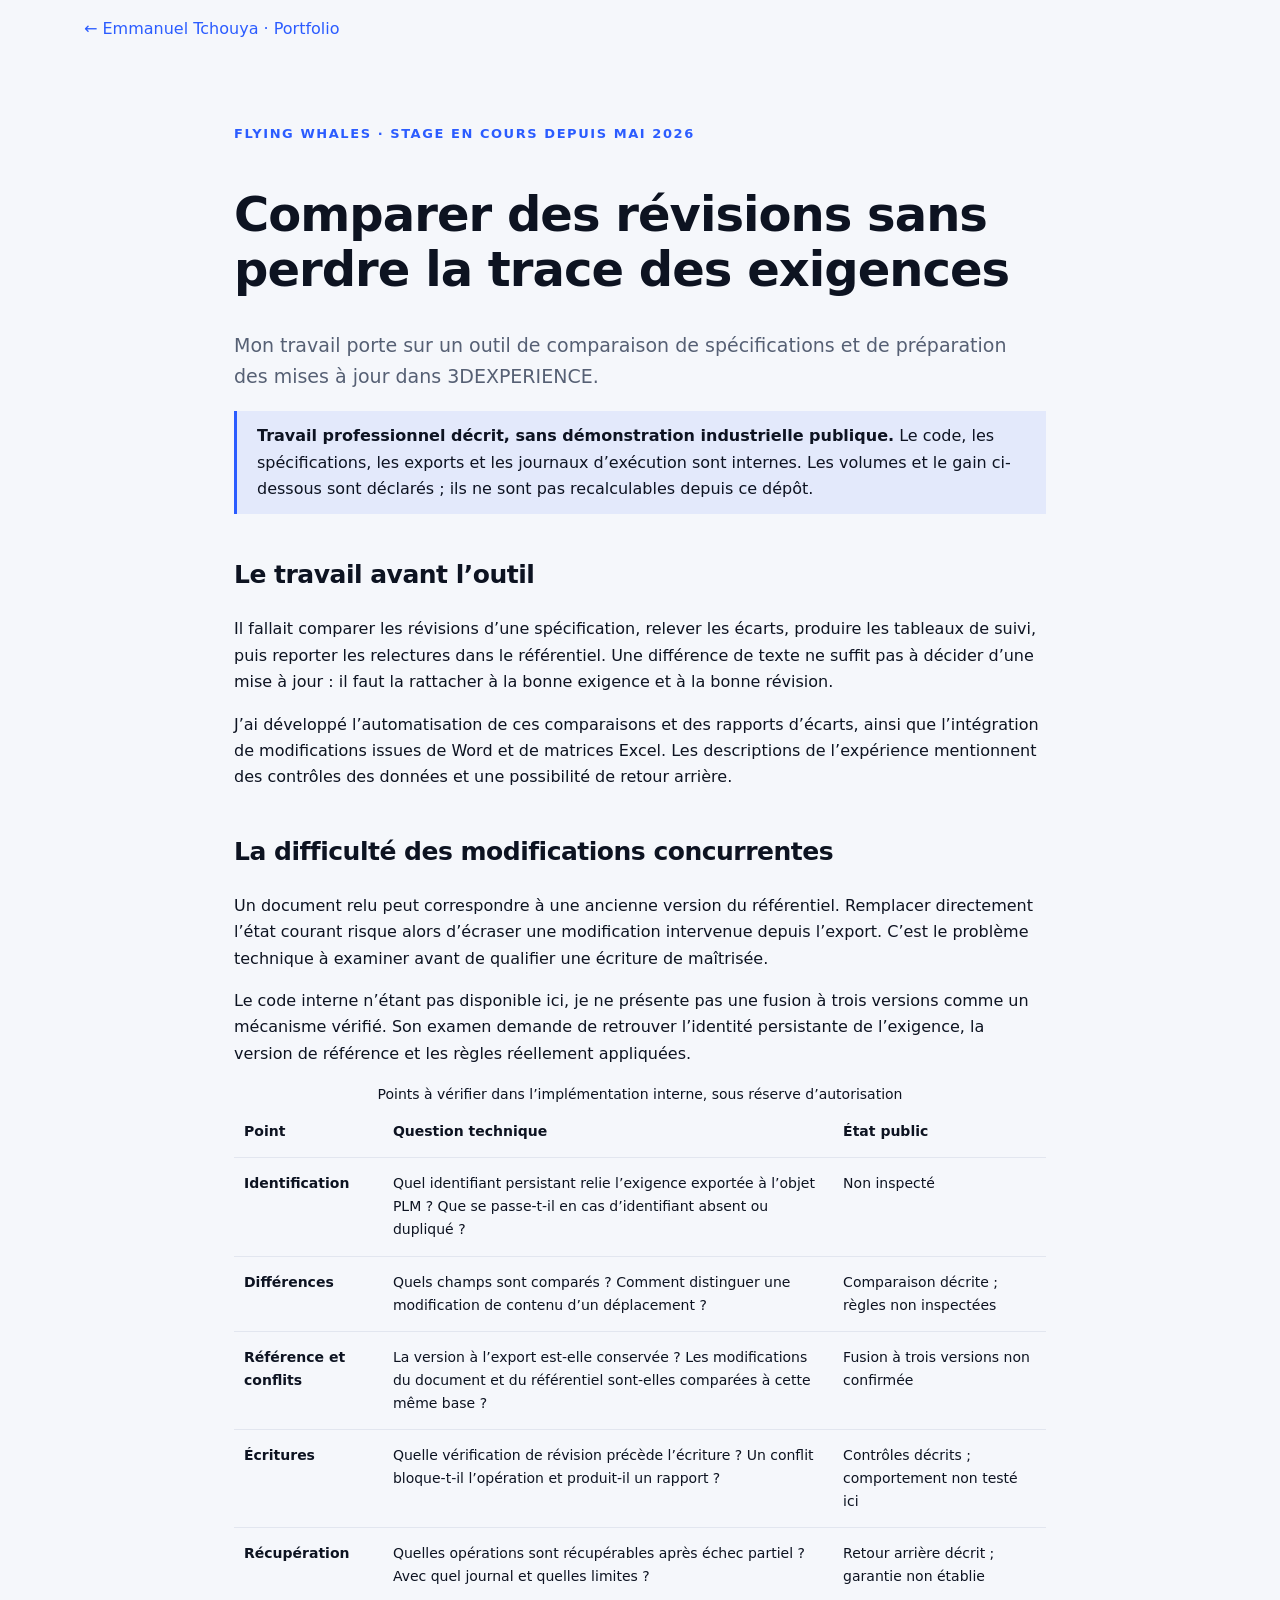
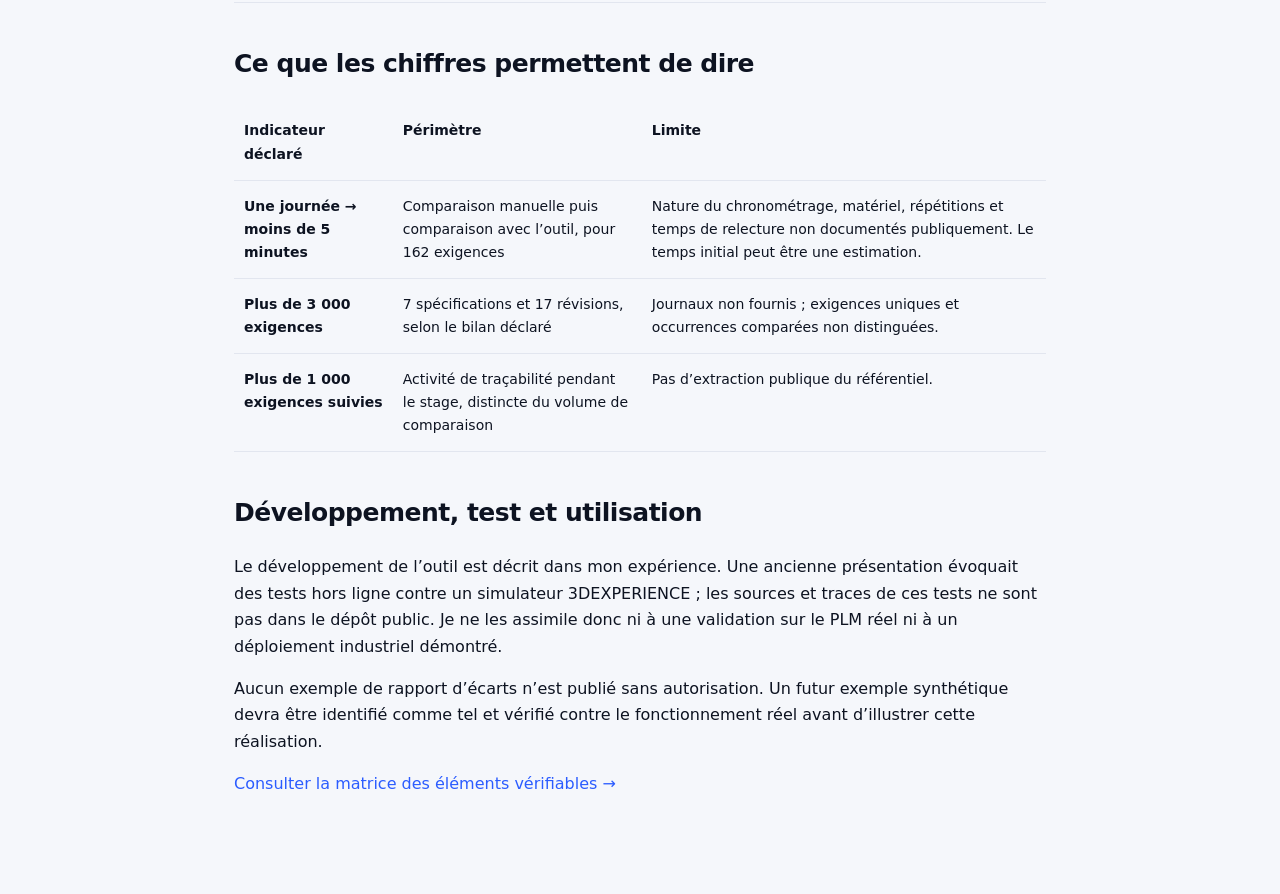
<file: projets/3dexperience/index.html>
<!doctype html>
<html lang="fr">
<head>
<meta charset="utf-8"><meta name="viewport" content="width=device-width,initial-scale=1">
<title>Comparer les exigences dans 3DEXPERIENCE — Emmanuel Tchouya</title>
<meta name="description" content="Étude de cas : comparaison de révisions et mises à jour d’exigences pendant un stage. Travail confidentiel, périmètre de vérification explicitement limité.">
<link rel="canonical" href="https://emmatchouya-source.github.io/portfolio/projets/3dexperience/">
<meta property="og:title" content="Comparer les exigences — Emmanuel Tchouya"><meta property="og:description" content="Comparaison documentaire et mises à jour PLM : démarche, périmètre déclaré et limites de vérification publique."><meta property="og:image" content="https://emmatchouya-source.github.io/portfolio/og.png"><meta property="og:type" content="article">
<link rel="icon" href="../../favicon.svg" type="image/svg+xml"><link rel="stylesheet" href="../../style.css?v=audit-2026-11">
</head>
<body><a class="skip" href="#contenu">Aller au contenu</a>
<header class="wrap"><p><a href="../../index.html#p-3dx">← Emmanuel Tchouya · Portfolio</a></p></header>
<main class="case-study" id="contenu">
<p class="eyebrow">Flying Whales · stage en cours depuis mai 2026</p>
<h1>Comparer des révisions sans perdre la trace des exigences</h1>
<p class="lead">Mon travail porte sur un outil de comparaison de spécifications et de préparation des mises à jour dans 3DEXPERIENCE.</p>
<p class="case-status"><strong>Travail professionnel décrit, sans démonstration industrielle publique.</strong> Le code, les spécifications, les exports et les journaux d’exécution sont internes. Les volumes et le gain ci-dessous sont déclarés ; ils ne sont pas recalculables depuis ce dépôt.</p>

<h2>Le travail avant l’outil</h2>
<p>Il fallait comparer les révisions d’une spécification, relever les écarts, produire les tableaux de suivi, puis reporter les relectures dans le référentiel. Une différence de texte ne suffit pas à décider d’une mise à jour : il faut la rattacher à la bonne exigence et à la bonne révision.</p>
<p>J’ai développé l’automatisation de ces comparaisons et des rapports d’écarts, ainsi que l’intégration de modifications issues de Word et de matrices Excel. Les descriptions de l’expérience mentionnent des contrôles des données et une possibilité de retour arrière.</p>

<h2>La difficulté des modifications concurrentes</h2>
<p>Un document relu peut correspondre à une ancienne version du référentiel. Remplacer directement l’état courant risque alors d’écraser une modification intervenue depuis l’export. C’est le problème technique à examiner avant de qualifier une écriture de maîtrisée.</p>
<p>Le code interne n’étant pas disponible ici, je ne présente pas une fusion à trois versions comme un mécanisme vérifié. Son examen demande de retrouver l’identité persistante de l’exigence, la version de référence et les règles réellement appliquées.</p>
<div class="table-scroll"><table><caption>Points à vérifier dans l’implémentation interne, sous réserve d’autorisation</caption><thead><tr><th scope="col">Point</th><th scope="col">Question technique</th><th scope="col">État public</th></tr></thead><tbody>
<tr><th scope="row">Identification</th><td>Quel identifiant persistant relie l’exigence exportée à l’objet PLM ? Que se passe-t-il en cas d’identifiant absent ou dupliqué ?</td><td>Non inspecté</td></tr>
<tr><th scope="row">Différences</th><td>Quels champs sont comparés ? Comment distinguer une modification de contenu d’un déplacement ?</td><td>Comparaison décrite ; règles non inspectées</td></tr>
<tr><th scope="row">Référence et conflits</th><td>La version à l’export est-elle conservée ? Les modifications du document et du référentiel sont-elles comparées à cette même base ?</td><td>Fusion à trois versions non confirmée</td></tr>
<tr><th scope="row">Écritures</th><td>Quelle vérification de révision précède l’écriture ? Un conflit bloque-t-il l’opération et produit-il un rapport ?</td><td>Contrôles décrits ; comportement non testé ici</td></tr>
<tr><th scope="row">Récupération</th><td>Quelles opérations sont récupérables après échec partiel ? Avec quel journal et quelles limites ?</td><td>Retour arrière décrit ; garantie non établie</td></tr>
</tbody></table></div>

<h2>Ce que les chiffres permettent de dire</h2>
<div class="table-scroll"><table><thead><tr><th scope="col">Indicateur déclaré</th><th scope="col">Périmètre</th><th scope="col">Limite</th></tr></thead><tbody>
<tr><th scope="row">Une journée → moins de 5 minutes</th><td>Comparaison manuelle puis comparaison avec l’outil, pour 162 exigences</td><td>Nature du chronométrage, matériel, répétitions et temps de relecture non documentés publiquement. Le temps initial peut être une estimation.</td></tr>
<tr><th scope="row">Plus de 3 000 exigences</th><td>7 spécifications et 17 révisions, selon le bilan déclaré</td><td>Journaux non fournis ; exigences uniques et occurrences comparées non distinguées.</td></tr>
<tr><th scope="row">Plus de 1 000 exigences suivies</th><td>Activité de traçabilité pendant le stage, distincte du volume de comparaison</td><td>Pas d’extraction publique du référentiel.</td></tr>
</tbody></table></div>

<h2>Développement, test et utilisation</h2>
<p>Le développement de l’outil est décrit dans mon expérience. Une ancienne présentation évoquait des tests hors ligne contre un simulateur 3DEXPERIENCE ; les sources et traces de ces tests ne sont pas dans le dépôt public. Je ne les assimile donc ni à une validation sur le PLM réel ni à un déploiement industriel démontré.</p>
<p>Aucun exemple de rapport d’écarts n’est publié sans autorisation. Un futur exemple synthétique devra être identifié comme tel et vérifié contre le fonctionnement réel avant d’illustrer cette réalisation.</p>
<p><a href="../../index.html#preuves">Consulter la matrice des éléments vérifiables →</a></p>
</main></body></html>
</file>
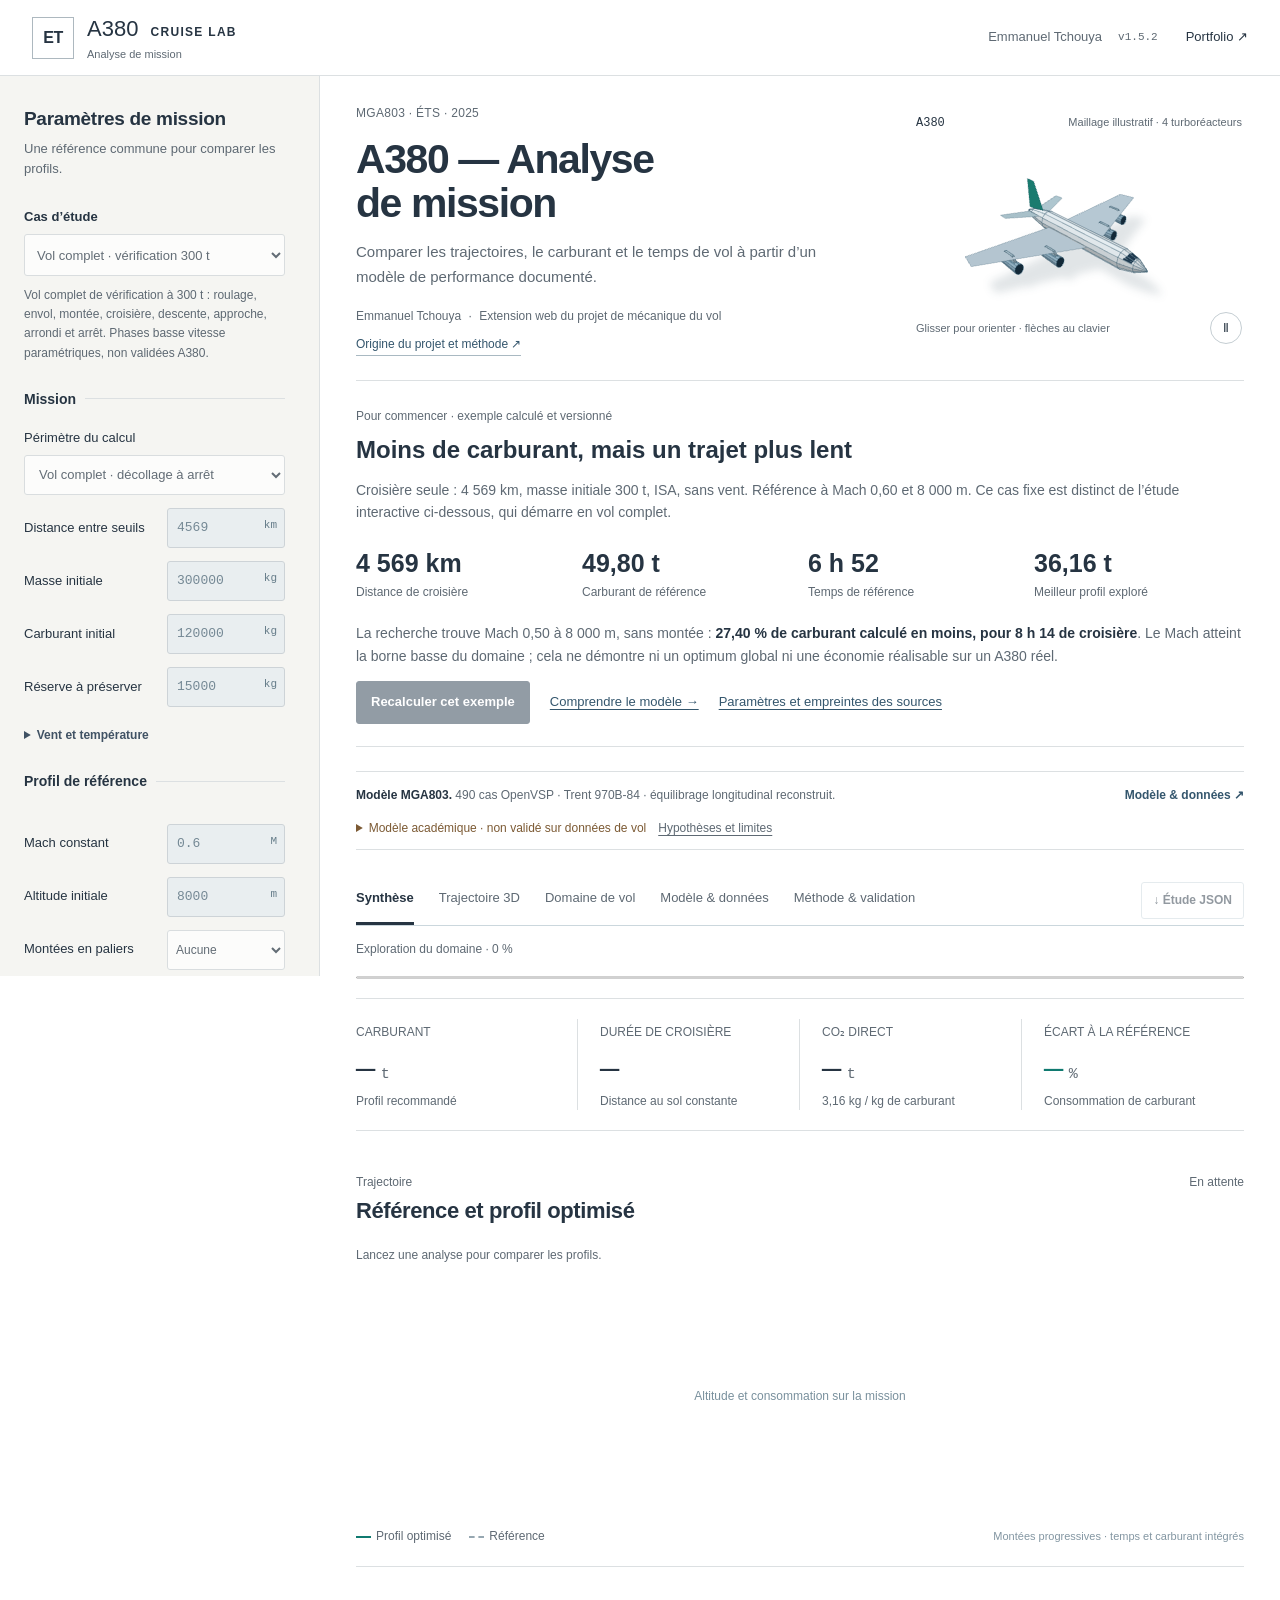
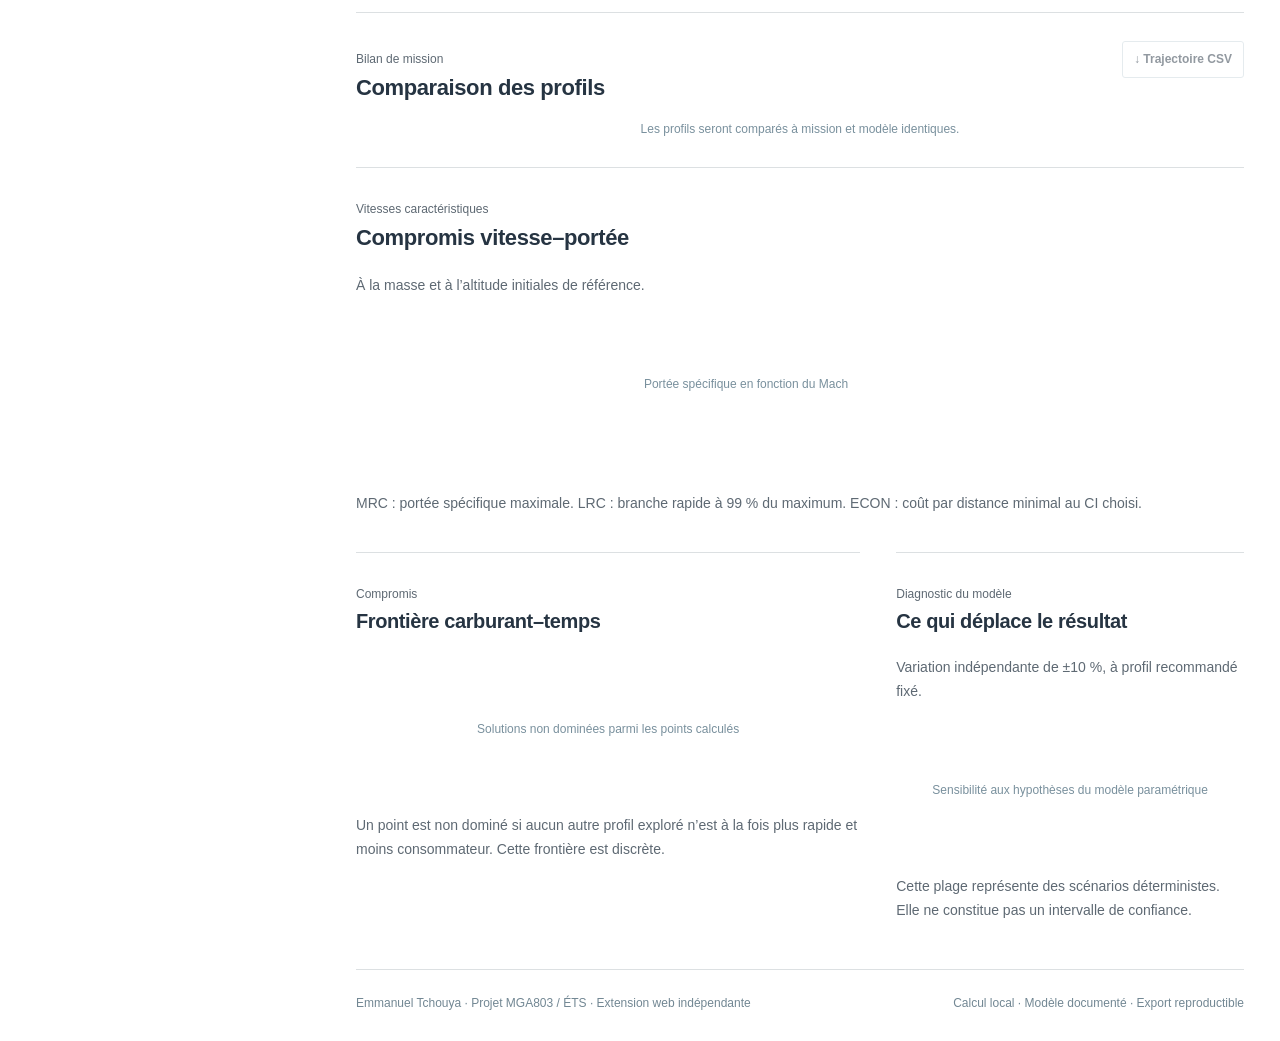
<file: projets/a380-lab/index.html>
<!doctype html>
<html lang="fr">
<head>
  <meta charset="utf-8"><meta name="viewport" content="width=device-width,initial-scale=1">
  <meta name="description" content="Laboratoire de performance de vol de l’A380 : profils par paliers, optimisation sous contraintes, MRC, LRC, ECON et études reproductibles.">
  <meta name="theme-color" content="#12283b">
  <title>A380 — Analyse et optimisation de mission · Emmanuel Tchouya</title>
  <link rel="canonical" href="https://emmatchouya-source.github.io/portfolio/projets/a380-lab/">
  <meta property="og:title" content="A380 Cruise Lab — Étude académique de mission"><meta property="og:description" content="Un exemple calculé à 300 t, ses paramètres, les limites du cas 500 t et un atelier complet d’exploration."><meta property="og:image" content="https://emmatchouya-source.github.io/portfolio/og.png"><meta property="og:type" content="website">
  <link rel="icon" href="../../favicon.svg" type="image/svg+xml">
  <link rel="stylesheet" href="style.css?v=1.5.2">
  <link rel="stylesheet" href="finite.css?v=1.5.2">
  <link rel="stylesheet" href="hero3d.css?v=1.5.2">
  <link rel="stylesheet" href="workbench.css?v=audit-2026-11">
</head>
<body>
<a class="skip" href="#workspace">Aller aux résultats</a>
<header class="masthead">
  <a class="brand" href="../../"><span class="brand-mark">ET</span><span>A380 <b>CRUISE LAB</b><small>Analyse de mission</small></span></a>
  <div class="mast-meta"><span class="project-author">Emmanuel Tchouya</span><span class="version">v1.5.2</span><a href="../../#projets">Portfolio ↗</a></div>
</header>
<div class="app-shell">
<aside class="configuration" aria-label="Paramètres de l’étude">
  <details class="config-drawer" id="configurationPanel" open>
  <summary class="config-toggle"><strong>Paramètres de mission</strong><span>Configurer l’étude</span></summary>
  <div class="config-heading"><h2>Paramètres de mission</h2><p>Une référence commune pour comparer les profils.</p></div>
  <form id="studyForm">
    <div class="scenario-picker"><label for="studyScenario">Cas d’étude</label><select id="studyScenario" aria-describedby="scenarioHint"><option value="verification">Vérification numérique · 300 t</option><option value="climbs">Deux montées physiques · 300 t</option><option value="full" selected>Vol complet · vérification 300 t</option><option value="report">Rapport MGA803 · 500 t</option><option value="custom" disabled>Paramètres personnalisés</option></select><p id="scenarioHint" class="hint">Le vol complet de vérification à 300 t est chargé au démarrage.</p></div>
    <fieldset><legend>Mission</legend>
      <label class="stack">Périmètre du calcul <select name="missionMode"><option value="0">Croisière uniquement</option><option value="1" selected>Vol complet · décollage à arrêt</option></select></label>
      <label class="field">Distance entre seuils <span><input name="distance" type="number" value="4569" min="100" max="15000" step="1" required><i>km</i></span></label>
      <label class="field">Masse initiale <span><input name="mass" type="number" value="300000" min="300000" max="575000" step="100" required><i>kg</i></span></label>
      <label class="field">Carburant initial <span><input name="fuel" type="number" value="120000" min="1000" max="250000" step="100" required><i>kg</i></span></label>
      <label class="field">Réserve à préserver <span><input name="reserve" type="number" value="15000" min="0" max="100000" step="100" required><i>kg</i></span></label>
      <details class="config-detail" id="missionConditions"><summary>Vent et température</summary>
      <label class="field">Vent longitudinal <span><input name="wind" type="number" value="0" min="-80" max="80" step="1" required><i>m/s</i></span></label>
      <p class="hint" id="missionScope">Positif : vent de dos. Distance et durée couvrent uniquement la croisière.</p>
      <label class="field">Écart de température <span><input name="disa" type="number" value="0" min="-30" max="30" step="1" required><i>K ISA</i></span></label>
      </details>
    </fieldset>
    <fieldset><legend>Profil de référence</legend>
      <label class="field">Mach constant <span><input name="mach" type="number" value="0.60" min="0.5" max="0.89" step="0.001" required><i>M</i></span></label>
      <label class="field">Altitude initiale <span><input name="altitude" type="number" value="8000" min="8000" max="13100" step="1" required><i>m</i></span></label>
      <label class="field">Montées en paliers <select name="steps"><option value="0">Aucune</option><option value="1">1 montée</option><option value="2">2 montées</option></select></label>
      <details class="config-detail" id="climbSettings"><summary>Paramètres des montées</summary>
      <label class="field">Hauteur d’une montée <span><input name="stepHeight" type="number" value="600" min="100" max="1500" step="50" required><i>m</i></span></label>
      <label class="field">Vitesse verticale max. <span><input name="climbRate" type="number" value="2.54" min="0.5" max="10" step="0.01" required><i>m/s</i></span></label>
      <p class="hint">2,54 m/s = 500 ft/min. Les transitions progressives consomment du temps et du carburant. Le calcul rejette une montée si la poussée nécessaire dépasse le domaine moteur.</p>
      <label class="field">Départ montée 1 <span><input name="climbStart1" type="number" value="35" min="5" max="90" step="0.1" required><i>% trajet</i></span></label>
      <label class="field">Départ montée 2 <span><input name="climbStart2" type="number" value="70" min="10" max="95" step="0.1" required><i>% trajet</i></span></label>
      </details>
    </fieldset>
    <fieldset><legend>Optimisation</legend>
      <label class="stack">Objectif <select name="objective"><option value="fuel">Minimiser le carburant</option><option value="econ">Minimiser le coût équivalent</option><option value="time">Minimiser la durée</option></select></label>
      <details class="config-detail" id="searchSettings"><summary>Domaine et contraintes</summary>
      <label class="field">Position des montées <select name="optimizeClimbs"><option value="1" selected>Optimiser</option><option value="0">Départs configurés</option></select></label>
      <label class="field">Coût du temps, CI <span><input name="ci" type="number" value="160" min="0" max="1000" step="1" required><i>kg/min</i></span></label>
      <p class="hint">Coût équivalent = carburant + CI × durée en minutes. Ce CI est une pondération d’étude.</p>
        <label class="field">Mach minimum <span><input name="minMach" type="number" value="0.50" min="0.5" max="0.89" step="0.001" required><i>M</i></span></label>
        <label class="field">Mach maximum <span><input name="maxMach" type="number" value="0.80" min="0.5" max="0.89" step="0.001" required><i>M</i></span></label>
        <label class="field">Altitude initiale min. <span><input name="minAltitude" type="number" value="8000" min="8000" max="13100" step="50" required><i>m</i></span></label>
        <label class="field">Altitude initiale max. <span><input name="maxAltitude" type="number" value="9500" min="8000" max="13100" step="50" required><i>m</i></span></label>
        <label class="field">Plafond de l’étude <span><input name="ceiling" type="number" value="13100" min="8000" max="13100" step="50" required><i>m</i></span></label>
        <label class="field">Montées autorisées <select name="maxSteps"><option value="0">0 maximum</option><option value="1">1 maximum</option><option value="2" selected>2 maximum</option></select></label>
        <label class="field">Durée maximale <span><input name="maxMinutes" type="number" value="0" min="0" max="1500" step="1" required><i>min</i></span></label>
        <p class="hint">0 : aucune limite de durée.</p>
        <label class="field">CL maximal d’étude <span><input name="clMax" type="number" value="1.0" min="0.3" max="1.5" step="0.01" required><i>—</i></span></label>
        <label class="field">Poussée utilisable <span><input name="thrustLimit" type="number" value="0.95" min="0.5" max="1" step="0.01" required><i>ratio</i></span></label>
        <p class="hint">0,95 : conserver 5 % de la poussée disponible du modèle. Les limites d’étude ne constituent pas une enveloppe certifiée.</p>
      </details>
    </fieldset>
    <fieldset id="airportQuick" hidden><legend>Aéroports & procédures</legend><p class="hint">Pistes horizontales et vent uniforme. Hypothèses basse vitesse éditables ; aucune distance réglementaire certifiée.</p><div id="airportQuickFields"></div><button type="button" data-go="model" class="compact">Modifier volets, freinage et moteur ↗</button></fieldset>
    <div class="run-actions"><button class="primary" type="submit" id="run">Calculer et comparer</button><button type="button" id="cancel" hidden>Annuler le calcul</button><button class="text-button" type="button" id="reset">Rétablir le scénario de démarrage</button><p class="hint" id="dirty">Vol complet de vérification prêt à être calculé.</p></div>
  </form>
  </details>
</aside>
<main id="workspace" tabindex="-1">
  <section class="intro">
    <div class="intro-copy"><span class="project-reference">MGA803 · ÉTS · 2025</span><h1>A380 — Analyse<br> de mission</h1><p>Comparer les trajectoires, le carburant et le temps de vol à partir d’un modèle de performance documenté.</p><p class="intro-byline">Emmanuel Tchouya <span>·</span> Extension web du projet de mécanique du vol</p><a class="project-link" href="#projectStory">Origine du projet et méthode <span aria-hidden="true">↗</span></a></div>
    <figure class="aircraft-showcase" id="aircraftShowcase">
      <canvas id="aircraftHeroCanvas" tabindex="0" role="img" aria-label="Modèle 3D animé de l’avion à quatre moteurs" aria-describedby="aircraftHeroHelp">Modèle illustratif à quatre moteurs, identique à celui de la simulation.</canvas>
      <figcaption class="aircraft-caption"><b>A380</b><span>Maillage illustratif · 4 turboréacteurs</span></figcaption>
      <div class="aircraft-interaction"><small id="aircraftHeroHelp">Glisser pour orienter · flèches au clavier</small><button id="aircraftHeroPause" type="button" aria-label="Mettre l’animation 3D en pause" aria-pressed="false">Ⅱ</button></div>
    </figure>
  </section>
  <section class="reference-example" id="referenceExample" aria-labelledby="referenceTitle">
    <span class="eyebrow">Pour commencer · exemple calculé et versionné</span>
    <h2 id="referenceTitle">Moins de carburant, mais un trajet plus lent</h2>
    <p>Croisière seule : 4 569 km, masse initiale 300 t, ISA, sans vent. Référence à Mach 0,60 et 8 000 m. Ce cas fixe est distinct de l’étude interactive ci-dessous, qui démarre en vol complet.</p>
    <div class="example-kpis"><div><strong>4 569 km</strong><span>Distance de croisière</span></div><div><strong>49,80 t</strong><span>Carburant de référence</span></div><div><strong>6 h 52</strong><span>Temps de référence</span></div><div><strong>36,16 t</strong><span>Meilleur profil exploré</span></div></div>
    <p>La recherche trouve Mach 0,50 à 8 000 m, sans montée : <strong>27,40 % de carburant calculé en moins, pour 8 h 14 de croisière</strong>. Le Mach atteint la borne basse du domaine ; cela ne démontre ni un optimum global ni une économie réalisable sur un A380 réel.</p>
    <div class="example-actions"><button id="loadReferenceExample" type="button" class="primary">Recalculer cet exemple</button><a href="documentation.html">Comprendre le modèle →</a><a href="data/reference-example.json">Paramètres et empreintes des sources</a></div>
  </section>
  <div class="model-context">
    <div class="notice"><p id="modelNotice"><b>Modèle MGA803.</b> Chargement des données du projet.</p><button type="button" data-go="model">Modèle & données ↗</button></div>
    <details id="qualification" class="qualification"><summary><strong>Modèle académique · non validé sur données de vol</strong><span>Hypothèses et limites</span></summary><div class="qualification-body"><p>Les montées ont une durée et un coût physique. Les cartes moteur, conventions de centrage et performances du cas 500 t restent à confirmer avant toute décision opérationnelle. En vol complet, les phases basse vitesse sont paramétriques, non validées sur l’A380. Les gains affichés sont des estimations du modèle, pas des économies garanties.</p><button data-go="method" class="text-button">Vérifications et données manquantes ↗</button></div></details>
  </div>
  <div class="toolbar"><div class="tabs" role="tablist" aria-label="Vues de l’étude"><button id="tab-overview" role="tab" aria-controls="overview" aria-selected="true" data-tab="overview">Synthèse</button><button id="tab-trajectory" role="tab" aria-controls="trajectory" aria-selected="false" tabindex="-1" data-tab="trajectory">Trajectoire 3D</button><button id="tab-envelope" role="tab" aria-controls="envelope" aria-selected="false" tabindex="-1" data-tab="envelope">Domaine de vol</button><button id="tab-model" role="tab" aria-controls="model" aria-selected="false" tabindex="-1" data-tab="model">Modèle & données</button><button id="tab-method" role="tab" aria-controls="method" aria-selected="false" tabindex="-1" data-tab="method">Méthode & validation</button></div><button id="exportStudy" class="compact" disabled>↓ Étude JSON</button></div>
  <div class="calculation-status" role="status" aria-live="polite" id="status">Prêt à calculer.</div><progress id="progress" max="100" value="0" hidden aria-label="Progression du calcul"></progress>
  <div id="feasibilityNotice" class="feasibility-notice" role="region" aria-label="Diagnostic de faisabilité" hidden><div><strong id="feasibilityTitle"></strong><p id="feasibilityDetail"></p></div><button id="recoverScenario" class="primary">Charger le cas calculable à 300 t</button></div>
  <section id="overview" role="tabpanel" aria-labelledby="tab-overview">
    <article id="airportSummary" class="panel airport-summary" hidden aria-label="Bilan du vol complet"></article>
    <div class="kpis" id="kpis"><article><span>CARBURANT</span><strong>—<small>t</small></strong><p>Profil recommandé</p></article><article><span>DURÉE DE CROISIÈRE</span><strong>—</strong><p>Distance au sol constante</p></article><article><span>CO₂ DIRECT</span><strong>—<small>t</small></strong><p>3,16 kg / kg de carburant</p></article><article class="gain"><span>ÉCART À LA RÉFÉRENCE</span><strong>—<small>%</small></strong><p>Consommation de carburant</p></article></div>
    <div class="result-grid">
      <article class="panel profile-panel"><div class="panel-heading"><div><span class="eyebrow">Trajectoire</span><h3>Référence et profil optimisé</h3></div><span class="pill" id="profileTag">En attente</span></div><div id="recommendation" class="profile-summary">Lancez une analyse pour comparer les profils.</div><div id="profileChart" class="chart empty">Altitude et consommation sur la mission</div><div class="legend"><span class="key teal">Profil optimisé</span><span class="key dashed">Référence</span><span class="chart-note">Montées progressives · temps et carburant intégrés</span></div><div id="constraints" class="margins"></div></article>
    </div>
    <article class="panel compare-panel"><div class="panel-heading"><div><span class="eyebrow">Bilan de mission</span><h3>Comparaison des profils</h3></div><button id="exportCSV" class="compact" disabled>↓ Trajectoire CSV</button></div><div id="comparison" class="table-wrap empty">Les profils seront comparés à mission et modèle identiques.</div></article>
    <article class="panel speed-panel"><div class="panel-heading"><div><span class="eyebrow">Vitesses caractéristiques</span><h3>Compromis vitesse–portée</h3></div></div><p class="subtle">À la masse et à l’altitude initiales de référence.</p><div id="speedChart" class="chart empty">Portée spécifique en fonction du Mach</div><div id="speedValues" class="speed-values"></div><p class="hint">MRC : portée spécifique maximale. LRC : branche rapide à 99 % du maximum. ECON : coût par distance minimal au CI choisi.</p></article>
    <div class="result-grid lower-grid"><article class="panel"><div class="panel-heading"><div><span class="eyebrow">Compromis</span><h3>Frontière carburant–temps</h3></div></div><div id="paretoChart" class="chart empty">Solutions non dominées parmi les points calculés</div><p class="hint">Un point est non dominé si aucun autre profil exploré n’est à la fois plus rapide et moins consommateur. Cette frontière est discrète.</p><div id="paretoTable" class="table-wrap"></div></article><article class="panel"><div class="panel-heading"><div><span class="eyebrow">Diagnostic du modèle</span><h3>Ce qui déplace le résultat</h3></div></div><p class="subtle">Variation indépendante de ±10 %, à profil recommandé fixé.</p><div id="sensitivity" class="empty">Sensibilité aux hypothèses du modèle paramétrique</div><p class="hint">Cette plage représente des scénarios déterministes. Elle ne constitue pas un intervalle de confiance.</p></article></div>
  </section>
  <section id="trajectory" role="tabpanel" aria-labelledby="tab-trajectory" hidden>
    <article class="panel flight-panel">
      <div class="panel-heading"><div><span class="eyebrow">Simulation de mission</span><h3>Trajectoire 3D</h3></div><span class="pill" id="flightModel">En attente de calcul</span></div>
      <p class="subtle">Lecture des points calculés : position, altitude, vitesse, masse et carburant restent synchronisés. Choisissez le profil à suivre et orientez la caméra autour de l’avion.</p>
      <div class="flight-view-options">
        <label>Profil suivi <select id="flightProfile" disabled><option value="baseline">Configuré (référence)</option><option value="recommended">Optimisé (recommandé)</option></select></label>
        <label>Caméra <select id="flightCamera"><option value="auto">Suivi automatique par phase</option><option value="orbit">Vue d’ensemble</option><option value="follow">Suivi local de l’avion</option><option value="profile">Profil latéral local</option><option value="departure">Vue décollage</option><option value="arrival">Vue atterrissage</option><option value="top">Vue de dessus</option><option value="side">Profil latéral global</option></select></label>
        <label class="flight-check"><input id="flightCompare" type="checkbox" checked> Superposer les deux profils</label>
        <button id="flightResetCamera" class="compact">Recentrer la caméra</button>
      </div>
      <p id="flightProfileNote" class="hint" aria-live="polite">Le profil configuré sera affiché après le calcul.</p>
      <div id="flightPending" class="flight-pending" hidden><p>Paramètres modifiés : la vue affiche encore la dernière étude calculée.</p><button id="flightRecalculate" class="primary">Appliquer et recalculer la trajectoire</button></div>
      <p id="flightScaleWarning" class="scope" role="status" hidden></p>
      <div class="flight-viewport">
        <canvas id="flightCanvas" tabindex="0" role="img" aria-label="Vue interactive 3D et profils à échelle réelle de la mission de l’avion" aria-describedby="flightHelp flightLimits">La télémétrie de la trajectoire est disponible dans les valeurs sous la scène.</canvas>
        <div class="flight-scene-top"><span id="flightState" role="status">En attente de trajectoire</span><span id="flightScale">Altitude ×1 · avion agrandi</span></div>
        <div class="flight-view-shortcuts" role="group" aria-label="Vues de trajectoire"><button id="flightFollowView" type="button" aria-pressed="true">Suivi 3D</button><button id="flightProfileView" type="button" aria-pressed="false">Profil latéral</button><button id="flightFitMission" type="button" aria-pressed="false">Mission entière</button></div>
        <div id="flightViewCaption" class="flight-view-caption">Suivi 3D · cadrage adapté à la phase</div>
        <div class="flight-scene-bottom"><div class="flight-camera-buttons" role="group" aria-label="Commandes de caméra"><button data-flight-control="left" aria-label="Tourner la caméra à gauche">↶</button><button data-flight-control="right" aria-label="Tourner la caméra à droite">↷</button><button data-flight-control="up" aria-label="Élever la caméra">↑</button><button data-flight-control="down" aria-label="Abaisser la caméra">↓</button><button data-flight-control="in" aria-label="Zoom avant">+</button><button data-flight-control="out" aria-label="Zoom arrière">−</button></div></div>
        <div class="flight-scale-control" role="group" aria-label="Échelle verticale de la scène"><div><label for="flightExaggeration">Exagération verticale</label><output id="flightScaleValue" for="flightExaggeration">×1</output><button type="button" id="flightAutoScale" aria-pressed="true" title="Échelle réelle sur tous les axes et cadrage adapté à la phase.">Auto</button></div><input id="flightExaggeration" type="range" min="1" max="400" value="1" step="1"><small id="flightFraming">Cadrage adapté à la phase</small></div>
        <div id="flightEmpty" class="flight-empty"><strong>Aucune trajectoire admissible à lire</strong><p>Le modèle doit disposer d’une mission faisable. Les points rejetés ne sont pas transformés en animation.</p><button id="flightExample" class="primary" hidden>Charger le cas de vérification 300 t</button></div>
      </div>
      <div class="flight-playback"><button id="flightPlay" class="primary" disabled aria-pressed="false">▶ Lire</button><button id="flightRestart" disabled aria-label="Revenir au début de la trajectoire">↤ Début</button><label>Vitesse de lecture <select id="flightSpeed"><option value="auto">Vitesse automatique par phase</option><option value="1">Temps réel</option><option value="5">×5</option><option value="20">×20</option><option value="60">×60</option><option value="300" selected>×300</option><option value="1200">×1 200</option><option value="3600">×3 600</option></select></label><output id="flightTime" aria-label="Temps simulé et durée totale">— / —</output></div>
      <label class="flight-timeline-label" for="flightTimeline">Position dans la mission</label><input id="flightTimeline" class="flight-timeline" type="range" min="0" max="1" value="0" step="any" disabled>
      <p id="flightStage" class="hint flight-current-phase"></p>
      <div id="flightStages" class="flight-stages" role="group" aria-label="Accéder aux paliers calculés"></div>
      <div class="flight-telemetry" aria-label="Télémétrie à l’instant sélectionné">
        <div><span>DISTANCE AU SOL</span><strong id="flightDistance">—</strong><small>km</small></div><div><span>ALTITUDE</span><strong id="flightAltitude">—</strong><small>m</small></div><div><span>MACH</span><strong id="flightMach">—</strong><small>M</small></div><div><span>VITESSE VRAIE</span><strong id="flightTAS">—</strong><small>km/h</small></div>
        <div><span>MASSE</span><strong id="flightMass">—</strong><small>t</small></div><div><span>CARBURANT BRÛLÉ</span><strong id="flightFuel">—</strong><small>t</small></div><div><span>INCIDENCE α</span><strong id="flightAlpha">—</strong><small>°</small></div><div><span>STABILISATEUR</span><strong id="flightStab">—</strong><small>°</small></div>
        <div><span>VITESSE VERTICALE</span><strong id="flightROC">—</strong><small>m/s</small></div><div><span>PENTE DE VOL</span><strong id="flightGamma">—</strong><small>°</small></div><div><span>POUSSÉE TOTALE</span><strong id="flightThrust">—</strong><small>kN</small></div><div><span>DÉBIT TOTAL</span><strong id="flightFlow">—</strong><small>kg/s</small></div>
      </div>
      <div class="flight-bottom-controls"><button id="flightTrueScale" class="compact">Profil local fidèle</button><button id="flightAmplify" class="compact">Mission entière</button><button id="flightImage" class="compact">↓ Capture PNG</button><button id="flightCSV" class="compact" disabled>↓ Coordonnées 3D CSV</button></div>
      <p id="flightSlopeNote" class="hint" aria-live="polite"></p>
      <div id="flightSlopeProfiles"></div>
      <div class="legend"><span class="key teal">Trajet suivi et portion parcourue</span><span class="key dashed">Autre profil</span><span class="key flight-step">Transition de montée calculée</span></div>
      <details class="flight-notes"><summary>Commandes et limites de représentation</summary>
      <p id="flightHelp" class="hint">En suivi, l’avion reste centré et les repères kilométriques au sol défilent selon la distance parcourue. Glisser pour tourner, molette ou pincement pour zoomer, Maj + glisser pour déplacer. Au clavier sur la scène : flèches pour orienter, + / − pour zoomer, R pour recentrer, espace pour lire ou mettre en pause. Le dézoom peut atteindre la mission entière ; le bouton Mission entière la cadre directement sans quitter le suivi. La lecture se met en pause lorsqu’on quitte la vue.</p>
      <p id="flightLimits" class="scope">Trajectoire longitudinale : l’écart latéral reste nul. Le mode vol complet ajoute les phases au sol, la montée initiale, la descente, l’approche et l’arrondi, avec des hypothèses basse vitesse paramétriques. Les montées suivent une trajectoire progressive à pente et courbure continues. Leur durée, leur carburant et la poussée requise sont intégrés avec l’équilibre des forces. Le taux configuré est une limite maximale, pas une performance garantie de l’avion. Toutes les vues démarrent à échelle réelle. Le bouton Mission entière et le dézoom du suivi cadrent tout le trajet. L’exagération verticale se règle dans toutes les vues et reste conservée lors des changements de caméra. Au-delà de ×1, les angles sont amplifiés et signalés comme tels. Auto rétablit ×1. Le profil local à ×1 conserve les angles au sol, sans perspective. L’avion est agrandi pour la lecture et le sol est schématique. Cette vue n’ajoute pas de dynamique de virage ou de pilotage à six degrés de liberté.</p>
      <p id="flightAttitudeNote" class="hint"></p>
      <p class="hint">Éclairage fixe illustratif : ombre de la silhouette projetée sur le sol local. L’avion est agrandi pour rester lisible ; l’ombre ne représente pas une empreinte à l’échelle.</p>
      </details>
      <div id="flightClimbAudit" class="table-wrap" aria-label="Bilan des montées calculées"></div>
      <div id="flightPhaseAudit" class="table-wrap" aria-label="Bilan par phase du vol complet"></div>
    </article>
  </section>
  <section id="envelope" role="tabpanel" aria-labelledby="tab-envelope" hidden>
    <article class="panel"><div class="panel-heading"><div><span class="eyebrow">Domaine Mach–altitude</span><h3>Domaine de vol</h3></div><span class="pill">Sans montée en palier</span></div><p class="subtle">Carburant sur la mission complète, masse variable. Les cases hachurées sont infaisables ou hors du domaine des tables. Sélectionnez une case pour en faire votre référence, puis relancez l’analyse.</p><div id="heatChart" class="heat-chart empty">Le domaine sera exploré lors de l’optimisation.</div><p id="heatSelection" role="status" class="hint"></p><div id="failureSummary"></div></article>
  </section>
  <section id="model" role="tabpanel" aria-labelledby="tab-model" hidden>
    <article id="airportDataPanel" class="panel" hidden><div class="panel-heading"><div><span class="eyebrow">VOL COMPLET / DONNÉES À QUALIFIER</span><h3>Hypothèses basse vitesse, pistes et freinage</h3></div><span class="pill">Paramétrique · non validé A380</span></div><p>Les tables de croisière ne sont pas extrapolées au sol. Décollage, montée initiale, descente et atterrissage utilisent les hypothèses ci-dessous. Elles ne constituent pas des données du manuel de vol A380. Les masses, le temps et le carburant sont raccordés à la croisière calculée avec le modèle choisi.</p><details open><summary>Roulement, freinage et limites</summary><div class="model-fields" id="airport-ground"></div><p class="hint">0 pour la limite de masse ou d’énergie : limite non renseignée, aucun contrôle certifié revendiqué. Le freinage n’inclut ni inverseurs, ni aquaplanage, ni modèle thermique.</p></details><details><summary>Portance et traînée avec et sans volets</summary><div class="model-fields" id="airport-aero"></div></details><details><summary>Propulsion basse vitesse</summary><div class="model-fields" id="airport-engine"></div><p class="hint">La référence de poussée par moteur est celle du panneau général. Les lois de perte de poussée et de débit basse vitesse sont paramétriques, distinctes des polynômes Trent de croisière.</p></details><p class="scope">Aucune V1/V2 certifiée, panne moteur, longueur d’accélération-arrêt ou majoration réglementaire n’est calculée. Les marges TORA/TODA/LDA sont les marges du modèle d’étude, à comparer aux références AFM avant tout usage opérationnel.</p></article>
    <article class="panel"><div class="panel-heading"><div><span class="eyebrow">Données et provenance</span><h3>Modèle de performance</h3></div><span class="pill" id="modelTag">Projet MGA803</span></div><p>Le mode principal utilise le jeu dérivé public du projet : matrices aérodynamiques, coefficients de propulsion et données OACI du Trent 970B-84. La comparaison aux fichiers .history est documentée historiquement ; les archives originales ne sont pas fournies dans ce clone. L’équilibrage longitudinal est reconstruit avec des conventions de repère explicites. Le modèle paramétrique reste disponible pour tester des hypothèses, ainsi que l’import de tables de croisière déjà équilibrée.</p><div class="data-actions"><button id="projectSource" class="primary">Utiliser le modèle du projet</button><button id="parametric">Modèle paramétrique</button><button id="importButton">↑ Importer des tables / une étude</button><input id="importData" type="file" accept=".json,application/json" hidden><button id="template">↓ Exemple de tables JSON</button></div><p id="dataStatus" role="status" class="hint">Calculs locaux dans votre navigateur. Aucun fichier importé n’est envoyé à un serveur.</p>
      <div class="model-fields" id="modelFields">
        <label class="stack">Surface de référence S (m²)<input form="studyForm" name="area" type="number" value="859" min="700" max="950" step="any" required></label>
        <label class="stack">Traînée parasite CD₀<input form="studyForm" name="cd0" type="number" value="0.016" min="0.008" max="0.04" step="0.001" required></label>
        <label class="stack">Facteur de traînée induite k<input form="studyForm" name="k" type="number" value="0.042" min="0.02" max="0.09" step="0.001" required></label>
        <label class="stack">Début du terme d’onde Mcrit<input form="studyForm" name="waveMach" type="number" value="0.78" min="0.65" max="0.87" step="0.01" required></label>
        <label class="stack">Amplitude du terme d’onde A<input form="studyForm" name="waveK" type="number" value="20" min="0" max="100" step="1" required></label>
        <label class="stack">TSFC de référence (mg/N/s)<input form="studyForm" name="tsfc" type="number" value="15.5" min="8" max="30" step="0.1" required></label>
        <label class="stack">Poussée de référence / moteur (N)<input form="studyForm" name="thrustSL" type="number" value="352900" min="250000" max="450000" step="100" required></label>
        <label class="stack">Projet : décalage du CG vers l’arrière (m)<input form="studyForm" name="cgOffset" type="number" value="0" min="-3" max="3" step="0.05" required></label>
        <label class="stack">Projet : N1 corrigé minimum d’étude (%)<input form="studyForm" name="n1Min" type="number" value="50" min="40" max="80" step="1" required></label>
        <label class="stack">Projet : N1 corrigé maximum d’étude (%)<input form="studyForm" name="n1Max" type="number" value="110" min="90" max="110" step="1" required></label>
      </div><div class="formula">CL = mg / (qS) &nbsp; · &nbsp; CD = CD₀ + kCL² + A[max(0, M − Mcrit)]⁴ &nbsp; · &nbsp; T = D = qSCD</div><p class="hint">Les paramètres de polaire et de TSFC ci-dessus concernent uniquement le mode paramétrique : S = 859 m² et la référence 352,9 kN/moteur viennent du rapport, les autres valeurs sont synthétiques. Ce mode réduit ne résout pas les moments. En mode projet, les surfaces précises des fichiers, le centrage relatif, l’incidence et le stabilisateur sont utilisés par le solveur d’équilibrage.</p>
    </article>
    <article class="panel"><h3>Données du projet et hypothèses d’assemblage</h3><p><b>WB :</b> 180 cas, α −2 à 15°, Mach 0,001 à 0,9 ; S = 859,869194 m², corde 10,689063 m, référence (X,Z) = (32,298022 ; 1,758200) m. <b>Empennage :</b> 310 cas, α −15 à 15°, même domaine Mach ; S = 205,559029 m², référence (64,934583 ; 3,021092) m. Les valeurs précises des fichiers remplacent les arrondis du rapport. Interpolation bilinéaire sans extrapolation.</p><p>Le CG nominal est la référence WB des fichiers, avec un décalage longitudinal réglable. Il n’est pas assimilé au centrage 40 % du rapport, dont la correspondance géométrique n’est pas fournie. Downwash ε = 1,18 + 0,37α. Le moment propre de l’empennage est posé nul comme dans le rapport. Les bras moteur sont reconstruits à partir des distances du rapport, moteurs en avant et sous la référence WB ; cette convention demande confirmation sur le modèle d’origine.</p><p>Le régime corrigé de 50 à 110 % est une <b>borne d’étude du polynôme</b>, pas une limitation certifiée du Trent. N1 = N1corrigé √θ ; poussée = δ × poussée corrigée ; débit = δ√θ × débit corrigé. Le facteur ×2 présent dans la fonction de débit fournie est conservé explicitement, sans ajustement pour faire coïncider les figures du rapport.</p><p>Les émissions utilisent l’UID <b>18RR082 — Trent 970B-84</b> du classeur fourni, la correction BFF simplifiée du rapport et RH = 80 %. Aucune extrapolation ; un indice nul interdit l’interpolation log–log correspondante. Le FCOM joint concerne le <b>GP7270</b> : ses ratings ne sont pas appliqués au Trent.</p><p class="hint">Les fichiers sources complets restent locaux. Le jeu numérique dérivé, les empreintes SHA-256 et le script de préparation sont disponibles avec le code de l’application. L’atmosphère, le vent uniforme et la géométrie des transitions restent des idéalisations ; les montées ont désormais une durée et un coût calculés.</p></article>
    <article class="panel"><h3>Format des tables importées</h3><p>Schéma <code>a380-cruise-tables/v1</code>. Matrice <code>cd[Mach][CL]</code> pour l’avion complet équilibré, <code>tsfc[Mach][altitude]</code> en kg/(N·s) et <code>maxThrust[Mach][altitude]</code> en N pour les quatre moteurs réunis. Altitudes en mètres, conditions ISA. Chaque axe doit être strictement croissant. Interpolation bilinéaire, aucune extrapolation.</p><p>Les tables de TSFC sont supposées indépendantes du niveau de poussée : cette réduction doit être vérifiée sur les données que vous importez. Les fichiers OpenVSP <code>.history</code> bruts demandent un assemblage et un équilibrage hors de cette application avant conversion dans ce format.</p><p class="hint">L’exemple téléchargeable est synthétique et identique aux hypothèses du modèle réduit ; il sert à vérifier le format, sans apporter de validation physique.</p></article>
  </section>
  <section id="method" role="tabpanel" aria-labelledby="tab-method" hidden>
    <article class="panel project-story" id="projectStory" tabindex="-1"><span class="eyebrow">Origine du projet</span><h3>Du rapport de mécanique du vol à l’application</h3><p>Cette application prolonge le projet MGA803 réalisé à l’ÉTS en 2025 par <b>Lina Seghilani, Emmanuel Tchouya Tangwa et Cyril Traineau</b> : <cite>Conception d’un modèle de performance pour un avion Airbus A-380 en phase de croisière</cite>.</p><p>L’extension web rassemble les données OpenVSP et moteur, reconstruit l’équilibrage longitudinal et compare des profils sous contraintes. La trajectoire 3D permet de parcourir les points calculés ; les exports conservent les paramètres et les résultats pour reproduire une étude.</p><p class="hint">Le projet de cours est collectif ; la répartition individuelle des travaux ne peut pas être vérifiée dans ce dépôt. L’extension web de 2026 est présentée séparément.</p></article>
    <article class="panel"><div class="panel-heading"><div><span class="eyebrow">Méthode de calcul</span><h3>Équations et vérifications</h3></div><button id="printReport" class="compact" disabled>Imprimer / PDF ↗</button></div><ol class="method-steps"><li><b>Atmosphère et équilibre.</b> Atmosphère hydrostatique à gradient −6,5 K/km jusqu’à 11 km, puis isotherme jusqu’à 20 km. ΔISA modifie T et ρ à pression standard fixée. V = Ma, Vsol = V cos γ + vent, q = ½ρV². Mode paramétrique : équilibre tangentiel et normal, avec pente, accélération à Mach constant et courbure de trajectoire. Mode projet : équilibre longitudinal des forces et du moment, avec poussée inclinée et empennage.</li><li><b>Propulsion paramétrique.</b> TSFC = TSFCref √(T/216,65) [1 + 0,6(M − 0,75) + 2(M − 0,75)²]. Poussée disponible totale = 4 Tref (p/p₀)<sup>0,7</sup>(1 − 0,25M). Ces lois concernent le mode de démonstration. Le mode projet utilise les deux polynômes fournis, FN = δ FNcorrigé et WF = δ√θ WFcorrigé, avec le facteur ×2 de la fonction source.</li><li><b>Intégration de mission.</b> RK4 sur dm/dx = −débit/Vsol et dt/dx = 1/Vsol. Transitions d’altitude quintiques C², avec pente et courbure nulles aux raccords. Équilibre T∥ − D = m(g sin γ + dV/dt) ; L + T⊥ = m(g cos γ + V dγ/dt). À Mach constant, la variation de TAS dans la troposphère est prise en compte. Au moins 32 intervalles par montée ; subdivision aux raccords et à la tropopause. Bilan de puissance et de carburant contrôlé.</li><li><b>Recherche sous contraintes.</b> Balayage Mach (0,01), altitude initiale (250 m), 0 à 2 montées. Affinement (0,001 et 50 m) autour du meilleur point de chaque nombre de montées. Classement final des meilleurs candidats à pas d’intégration de 5 km. La hauteur et le taux maximal sont fixés. La recherche des départs, si activée, teste 10–90 % du trajet par pas de 10 %, puis affine à 2 % autour du meilleur horaire, au meilleur Mach/altitude de chaque nombre de montées. Les chevauchements et montées inachevées sont rejetés. Cette recherche par coordonnées ne garantit pas l’optimum conjoint global.</li><li><b>Qualification numérique.</b> Vérifications ISA, équilibre et unités, comparaison RK4 5 km / 2,5 km et référence indépendante SciPy pour les montées. La convergence numérique ne valide pas le modèle physique. La recherche discrète ne garantit pas un optimum global continu.</li></ol><div id="validation" class="validation-grid"></div></article>
    <article class="panel"><h3>Lecture critique du rapport</h3><div class="table-wrap"><table><thead><tr><th>Point relevé</th><th>Choix implémenté</th></tr></thead><tbody><tr><td>Masse 5 × 10⁶ kg dans l’initialisation, p. 5</td><td>500 000 kg selon le tableau II, p. 7</td></tr><tr><td>Δt = Vsol / Δx dans le texte, p. 5</td><td>Δt = Δx / Vsol, cohérent dimensionnellement</td></tr><tr><td>Mach OpenVSP wing-body limité à 0,7 au tableau I, alors que les analyses vont à 0,89</td><td>Les fichiers fournis contiennent les Mach jusqu’à 0,9 ; domaine confirmé sur les 490 cas, sans extrapolation</td></tr><tr><td>Matrices et coefficients absents du PDF seul, puis fournis en fichiers complémentaires</td><td>Données intégrées et vérifiées ; conventions de moments et domaine moteur encore à confirmer sur les routines originales</td></tr><tr><td>Conclusions qualitatives sur température et émissions</td><td>Aucune généralisation sans données de propulsion validées</td></tr></tbody></table></div></article>
    <article class="panel"><h3>Sources et périmètre</h3><p><b>Source principale :</b> Lina Seghilani, Emmanuel Tchouya Tangwa et Cyril Traineau, <cite>Conception d’un modèle de performance pour un avion Airbus A-380 en phase de croisière</cite>, projet MGA803, ÉTS, été 2025, 12 pages. Le dépôt conserve le jeu numérique dérivé et ses références de provenance. Le PDF original et les archives complémentaires ne sont pas inclus dans ce clone.</p><ul class="sources"><li><a href="https://www.eurocontrol.int/sites/default/files/library/007_User_Manual_BADA_3_4.pdf" target="_blank" rel="noopener">EUROCONTROL — principe du modèle d’énergie totale (pas de données BADA intégrées) ↗</a></li><li><a href="https://www1.grc.nasa.gov/beginners-guide-to-aeronautics/forces-in-a-climb/" target="_blank" rel="noopener">NASA Glenn — équilibre des forces en montée ↗</a></li><li><a href="https://www1.grc.nasa.gov/beginners-guide-to-aeronautics/drag-coefficient/" target="_blank" rel="noopener">NASA Glenn — coefficients et traînée induite ↗</a></li><li><a href="https://www1.grc.nasa.gov/beginners-guide-to-aeronautics/earth-atmosphere-equation-metric/" target="_blank" rel="noopener">NASA Glenn — structure de l’atmosphère et gaz parfait ↗</a> (contexte ; les constantes exactes de l’application sont documentées dans le code)</li><li><a href="https://www.easa.europa.eu/en/domains/environment/icao-aircraft-engine-emissions-databank" target="_blank" rel="noopener">EASA / OACI — banque des émissions moteur ↗</a></li><li><a href="https://doi.org/10.2514/1.I011050" target="_blank" rel="noopener">Ghazi & Botez, 2022 — identification de modèles en croisière ↗</a> (référence du rapport)</li></ul><p class="scope">Outil académique exploratoire. Absence de validation sur données de vol, de modèle de buffet, de décrochage détaillé, de domaine moteur complet et d’analyse de panne. Le mode vol complet inclut un modèle basse vitesse paramétrique, distinct des données de croisière ; pistes horizontales, sans V1/V2 certifiée, moteur en panne, inverseurs ni distances réglementaires majorées. Aucun usage pour la conduite d’un vol ou une décision opérationnelle.</p><a href="documentation.html">Documentation scientifique et protocole de vérification ↗</a></article>
  </section>
  <footer class="app-footer"><span>Emmanuel Tchouya · Projet MGA803 / ÉTS · Extension web indépendante</span><span>Calcul local · Modèle documenté · Export reproductible</span></footer>
</main>
</div>
<dialog id="errorDialog"><h2>Vérifier les paramètres</h2><p id="errorMessage"></p><form method="dialog"><button class="primary">Compris</button></form></dialog>
<script type="module" src="app.js?v=audit-2026-11"></script>
<script type="module" src="hero3d.js?v=1.5.2"></script>
</body>
</html>
</file>
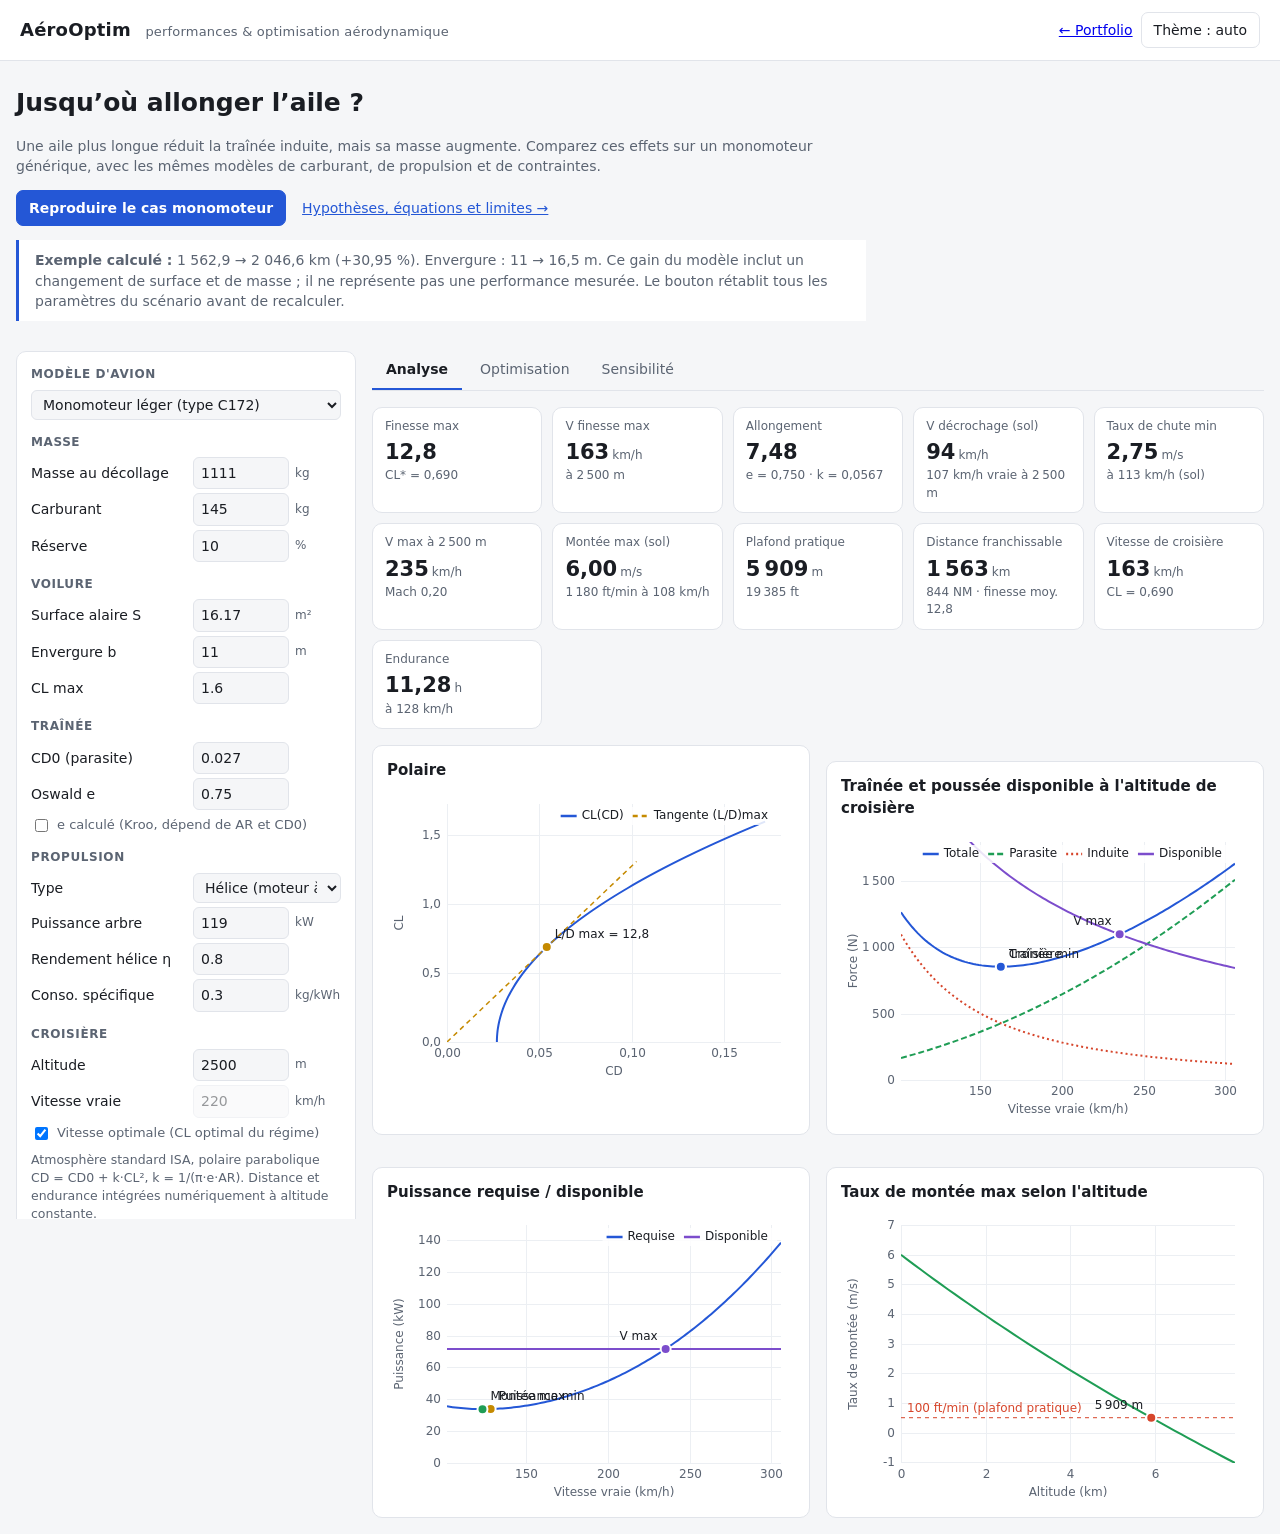
<file: projets/aero-optim/index.html>
<!doctype html>
<html lang="fr">
<head>
<meta charset="utf-8">
<meta name="viewport" content="width=device-width, initial-scale=1">
<title>AéroOptim — Étude de voilure · Emmanuel Tchouya</title>
<meta name="description" content="Comparer une voilure de référence à une solution calculée : masse, traînée, distance et contraintes. Modèle simplifié, exemple reproductible de monomoteur.">
<link rel="canonical" href="https://emmatchouya-source.github.io/portfolio/projets/aero-optim/">
<meta property="og:title" content="AéroOptim — Étude de voilure"><meta property="og:description" content="Un exemple calculé avant/après, avec hypothèses et contraintes explicites. Aucune performance réelle garantie."><meta property="og:image" content="https://emmatchouya-source.github.io/portfolio/og.png"><meta property="og:type" content="website">
<link rel="icon" href="../../favicon.svg" type="image/svg+xml">
<style>
:root{
  --bg:#f5f6f8; --panel:#ffffff; --ink:#1a1d23; --muted:#5b6472; --line:#e1e4ea; --grid:#eceff3;
  --accent:#2457d6; --accent-ink:#ffffff; --good:#15803d; --bad:#b91c1c; --warn:#b45309;
  --c1:#2457d6; --c2:#d6452b; --c3:#1f9d55; --c4:#c58a00; --c5:#7c4dcc;
  --infeasible:rgba(110,115,125,.55); --tip:#1a1d23; --tip-ink:#fff;
}
@media (prefers-color-scheme: dark){
  :root:not([data-theme="light"]){
    --bg:#0f1115; --panel:#171a21; --ink:#e7e9ee; --muted:#9aa3b2; --line:#2a2f3a; --grid:#232833;
    --accent:#6d93ff; --accent-ink:#0f1115; --good:#4cc982; --bad:#ff7a6b; --warn:#f2b84e;
    --c1:#6d93ff; --c2:#ff7a5c; --c3:#4cc982; --c4:#f2c14e; --c5:#b18cff;
    --infeasible:rgba(70,75,85,.7); --tip:#e7e9ee; --tip-ink:#0f1115;
  }
}
:root[data-theme="dark"]{
  --bg:#0f1115; --panel:#171a21; --ink:#e7e9ee; --muted:#9aa3b2; --line:#2a2f3a; --grid:#232833;
  --accent:#6d93ff; --accent-ink:#0f1115; --good:#4cc982; --bad:#ff7a6b; --warn:#f2b84e;
  --c1:#6d93ff; --c2:#ff7a5c; --c3:#4cc982; --c4:#f2c14e; --c5:#b18cff;
  --infeasible:rgba(70,75,85,.7); --tip:#e7e9ee; --tip-ink:#0f1115;
}
*{box-sizing:border-box}
body{margin:0;background:var(--bg);color:var(--ink);font:14px/1.45 system-ui,-apple-system,"Segoe UI",Roboto,sans-serif}
header{display:flex;align-items:center;justify-content:space-between;gap:12px;padding:12px 20px;background:var(--panel);border-bottom:1px solid var(--line)}
header h1{font-size:18px;margin:0;font-weight:650;letter-spacing:.2px}
header h1 span{color:var(--muted);font-weight:400;font-size:13px;margin-left:8px}
.layout{display:grid;grid-template-columns:340px minmax(0,1fr);gap:16px;padding:16px;max-width:1500px;margin:0 auto}
aside{position:sticky;top:16px;align-self:start;max-height:calc(100vh - 32px);overflow:auto}
.card{background:var(--panel);border:1px solid var(--line);border-radius:10px;padding:14px}
.card+.card{margin-top:16px}
h2{font-size:15px;margin:0 0 10px;font-weight:650}
h3{font-size:12px;margin:14px 0 6px;color:var(--muted);text-transform:uppercase;letter-spacing:.6px;font-weight:600}
h3:first-child{margin-top:0}
.field{display:grid;grid-template-columns:1fr 96px 46px;align-items:center;gap:6px;margin:4px 0}
.field label{color:var(--ink)}
.field .u{color:var(--muted);font-size:12px}
input[type=number],select{width:100%;padding:5px 7px;border:1px solid var(--line);border-radius:6px;background:var(--bg);color:var(--ink);font:inherit;font-variant-numeric:tabular-nums}
input[type=number]:disabled{opacity:.45}
input:focus,select:focus{outline:2px solid var(--accent);outline-offset:-1px}
.check{display:flex;align-items:center;gap:6px;margin:6px 0;color:var(--muted);font-size:13px}
.row{display:flex;gap:8px;align-items:center;flex-wrap:wrap}
button{font:inherit;padding:7px 12px;border-radius:7px;border:1px solid var(--line);background:var(--panel);color:var(--ink);cursor:pointer}
button.primary{background:var(--accent);color:var(--accent-ink);border-color:var(--accent);font-weight:600}
button:hover{filter:brightness(1.06)}
button:disabled{opacity:.5;cursor:default}
.tabs{display:flex;gap:4px;margin-bottom:16px;border-bottom:1px solid var(--line)}
.tab{border:none;border-bottom:2px solid transparent;border-radius:0;background:none;padding:8px 14px;color:var(--muted)}
.tab.on{color:var(--ink);border-bottom-color:var(--accent);font-weight:600}
.pane{display:none}.pane.on{display:block}
.kpis{display:grid;grid-template-columns:repeat(auto-fill,minmax(160px,1fr));gap:10px}
.kpi{background:var(--panel);border:1px solid var(--line);border-radius:10px;padding:10px 12px}
.kpi .l{color:var(--muted);font-size:12px}
.kpi .v{font-size:21px;font-weight:650;font-variant-numeric:tabular-nums;margin-top:2px}
.kpi .v .un{font-size:12px;font-weight:400;color:var(--muted);margin-left:3px}
.kpi .s{color:var(--muted);font-size:12px;font-variant-numeric:tabular-nums}
.charts{display:grid;grid-template-columns:repeat(2,minmax(0,1fr));gap:16px;margin-top:16px}
canvas{display:block;width:100%}
canvas.chart{height:290px}
canvas.heat{height:440px}
canvas.tornado{height:340px}
.note{color:var(--muted);font-size:12.5px;margin:8px 0 0}
.warn{margin-top:12px;padding:8px 12px;border-radius:8px;border:1px solid var(--warn);color:var(--warn);font-size:13px;display:none}
.warn.on{display:block}
table{border-collapse:collapse;width:100%;font-variant-numeric:tabular-nums}
th,td{padding:6px 8px;border-bottom:1px solid var(--line);text-align:right}
th:first-child,td:first-child{text-align:left}
th{color:var(--muted);font-weight:600;font-size:12px}
.pos{color:var(--good)}.neg{color:var(--bad)}
.optgrid{display:grid;grid-template-columns:minmax(0,360px) minmax(0,1fr);gap:16px}
.range{display:grid;grid-template-columns:1fr 78px 78px 40px;gap:6px;align-items:center;margin:4px 0}
.status{color:var(--muted);font-size:13px}
details summary{cursor:pointer;color:var(--muted);font-size:13px;margin-top:8px}
.entry{max-width:1468px;margin:24px auto 0;padding:0 16px}.entry h2{font-size:25px}.entry p{max-width:850px;color:var(--muted)}.entry a{color:var(--accent)}
.entry-actions{display:flex;gap:16px;align-items:center;flex-wrap:wrap}.reference-summary{margin-top:14px;border-left:3px solid var(--accent);padding:10px 16px;background:var(--panel)}
.table-scroll{overflow-x:auto;max-width:100%}.table-scroll table{min-width:560px}main,aside{min-width:0}
button:focus-visible,a:focus-visible,summary:focus-visible{outline:2px solid var(--accent);outline-offset:3px}
@media(max-width:600px){header{flex-wrap:wrap;padding:12px 16px}.range{grid-template-columns:minmax(60px,1fr) 66px 66px 24px;gap:4px}.tabs{overflow-x:auto}.kpi .v{font-size:19px}}
.formula{font-family:ui-monospace,Consolas,monospace;font-size:12.5px;color:var(--muted);line-height:1.7}
@media (max-width:1000px){
  .layout{grid-template-columns:1fr;padding:16px}
  aside{position:static;max-height:none}
  .charts,.optgrid{grid-template-columns:1fr}
}
</style>
</head>
<body>
<header>
  <h1>AéroOptim <span>performances &amp; optimisation aérodynamique</span></h1>
  <div class="row"><a href="../../index.html#p-aero">← Portfolio</a><button id="themeBtn" title="Thème">Thème : auto</button></div>
</header>
<section class="entry" aria-labelledby="entryTitle">
  <h2 id="entryTitle">Jusqu’où allonger l’aile ?</h2>
  <p>Une aile plus longue réduit la traînée induite, mais sa masse augmente. Comparez ces effets sur un monomoteur générique, avec les mêmes modèles de carburant, de propulsion et de contraintes.</p>
  <div class="entry-actions"><button id="referenceDemo" class="primary">Reproduire le cas monomoteur</button><a href="documentation.html">Hypothèses, équations et limites →</a></div>
  <p class="reference-summary"><strong>Exemple calculé :</strong> 1 562,9 → 2 046,6 km (+30,95 %). Envergure : 11 → 16,5 m. Ce gain du modèle inclut un changement de surface et de masse ; il ne représente pas une performance mesurée. Le bouton rétablit tous les paramètres du scénario avant de recalculer.</p>
</section>
<div class="layout">
<aside>
  <div class="card">
    <h3>Modèle d'avion</h3>
    <select id="preset" aria-label="Préréglage du modèle">
      <option value="c172">Monomoteur léger (type C172)</option>
      <option value="glider">Planeur 18 m</option>
      <option value="drone">Drone MALE léger</option>
      <option value="a320">Biréacteur moyen-courrier (type A320)</option>
      <option value="custom">Personnalisé</option>
    </select>

    <h3>Masse</h3>
    <div class="field"><label for="m">Masse au décollage</label><input type="number" id="m" step="1"><span class="u">kg</span></div>
    <div class="field"><label for="fuel">Carburant</label><input type="number" id="fuel" step="1"><span class="u">kg</span></div>
    <div class="field"><label for="reserve">Réserve</label><input type="number" id="reserve" step="1"><span class="u">%</span></div>

    <h3>Voilure</h3>
    <div class="field"><label for="S">Surface alaire S</label><input type="number" id="S" step="0.1"><span class="u">m²</span></div>
    <div class="field"><label for="b">Envergure b</label><input type="number" id="b" step="0.1"><span class="u">m</span></div>
    <div class="field"><label for="CLmax">CL max</label><input type="number" id="CLmax" step="0.01"><span class="u"></span></div>

    <h3>Traînée</h3>
    <div class="field"><label for="CD0">CD0 (parasite)</label><input type="number" id="CD0" step="0.0005"><span class="u"></span></div>
    <div class="field"><label for="e">Oswald e</label><input type="number" id="e" step="0.01"><span class="u"></span></div>
    <label class="check"><input type="checkbox" id="eAuto"> e calculé (Kroo, dépend de AR et CD0)</label>

    <h3>Propulsion</h3>
    <div class="field"><label for="propType">Type</label><select id="propType" style="grid-column:span 2"><option value="prop">Hélice (moteur à pistons)</option><option value="jet">Réacteur</option></select></div>
    <div class="field only-prop"><label for="P">Puissance arbre</label><input type="number" id="P" step="1"><span class="u">kW</span></div>
    <div class="field only-prop"><label for="etap">Rendement hélice η</label><input type="number" id="etap" step="0.01"><span class="u"></span></div>
    <div class="field only-prop"><label for="bsfc">Conso. spécifique</label><input type="number" id="bsfc" step="0.01"><span class="u">kg/kWh</span></div>
    <div class="field only-jet"><label for="T">Poussée max (sol)</label><input type="number" id="T" step="1"><span class="u">kN</span></div>
    <div class="field only-jet"><label for="tsfc">TSFC</label><input type="number" id="tsfc" step="0.1"><span class="u">g/kN·s</span></div>
    <div class="field only-jet"><label for="mmo">Mach max (MMO)</label><input type="number" id="mmo" step="0.01"><span class="u"></span></div>

    <h3>Croisière</h3>
    <div class="field"><label for="h">Altitude</label><input type="number" id="h" step="100"><span class="u">m</span></div>
    <div class="field"><label for="Vc">Vitesse vraie</label><input type="number" id="Vc" step="5"><span class="u">km/h</span></div>
    <label class="check"><input type="checkbox" id="vAuto"> Vitesse optimale (CL optimal du régime)</label>
    <p class="note">Atmosphère standard ISA, polaire parabolique CD = CD0 + k·CL², k = 1/(π·e·AR). Distance et endurance intégrées numériquement à altitude constante.</p>
  </div>
</aside>

<main>
  <div class="tabs">
    <button class="tab on" data-tab="analyse">Analyse</button>
    <button class="tab" data-tab="optim">Optimisation</button>
    <button class="tab" data-tab="sens">Sensibilité</button>
  </div>

  <section class="pane on" id="pane-analyse">
    <div class="kpis" id="kpis"></div>
    <div class="warn" id="warn"></div>
    <div class="charts">
      <div class="card"><h2>Polaire</h2><canvas class="chart" id="chPolar"></canvas></div>
      <div class="card"><h2>Traînée et poussée disponible à l'altitude de croisière</h2><canvas class="chart" id="chDrag"></canvas></div>
      <div class="card"><h2>Puissance requise / disponible</h2><canvas class="chart" id="chPower"></canvas></div>
      <div class="card"><h2>Taux de montée max selon l'altitude</h2><canvas class="chart" id="chClimb"></canvas></div>
    </div>
  </section>

  <section class="pane" id="pane-optim">
    <div class="optgrid">
      <div class="card">
        <h2>Problème d'optimisation</h2>
        <h3>Objectif</h3>
        <select id="optObj" aria-label="Objectif de l’optimisation">
          <option value="range">Maximiser la distance franchissable</option>
          <option value="endurance">Maximiser l'endurance</option>
          <option value="ld">Maximiser la finesse max</option>
          <option value="sink">Minimiser le taux de chute</option>
        </select>
        <h3>Variables de conception</h3>
        <div class="range"><span></span><span class="u" style="color:var(--muted);font-size:12px">min</span><span class="u" style="color:var(--muted);font-size:12px">max</span><span></span></div>
        <div class="range"><label>Envergure</label><input type="number" id="bmin" step="0.1"><input type="number" id="bmax" step="0.1"><span class="u" style="color:var(--muted);font-size:12px">m</span></div>
        <div class="range"><label>Surface</label><input type="number" id="Smin" step="0.1"><input type="number" id="Smax" step="0.1"><span class="u" style="color:var(--muted);font-size:12px">m²</span></div>
        <label class="check"><input type="checkbox" id="hOpt" checked> Optimiser aussi l'altitude de croisière</label>
        <div class="range"><label>Altitude</label><input type="number" id="hmin" step="100"><input type="number" id="hmax" step="100"><span class="u" style="color:var(--muted);font-size:12px">m</span></div>
        <h3>Contraintes</h3>
        <div class="field"><label for="VsMax">V décrochage max (sol)</label><input type="number" id="VsMax" step="1"><span class="u">km/h</span></div>
        <div class="field"><label for="ROCmin">Montée min au sol</label><input type="number" id="ROCmin" step="0.1"><span class="u">m/s</span></div>
        <div class="field"><label for="ARmax">Allongement max</label><input type="number" id="ARmax" step="0.5"><span class="u"></span></div>
        <h3>Couplages physiques</h3>
        <label class="check"><input type="checkbox" id="massModel" checked> Masse de l'aile variable (Raymer, relatif)</label>
        <div class="field"><label for="Nz">Facteur de charge ultime</label><input type="number" id="Nz" step="0.1"><span class="u">g</span></div>
        <div class="field"><label for="tc">Épaisseur relative t/c</label><input type="number" id="tc" step="0.01"><span class="u"></span></div>
        <label class="check"><input type="checkbox" id="dragModel" checked> CD0 de l'aile ∝ surface mouillée</label>
        <div class="field"><label for="Cf">Cf équivalent aile</label><input type="number" id="Cf" step="0.0005"><span class="u"></span></div>
        <div class="row" style="margin-top:12px">
          <button class="primary" id="runOpt">Lancer l'optimisation</button>
          <button id="initOpt">Bornes par défaut</button>
        </div>
        <p class="status" id="optStatus"></p>
        <details><summary>Méthode</summary>
          <p class="note">Balayage de l'espace (envergure × surface, 34 × 34 points) puis affinage par simplexe de Nelder-Mead avec pénalisation des contraintes. Pour chaque géométrie, l'altitude est optimisée (balayage + section dorée) et la croisière se fait au CL optimal du régime.</p>
          <p class="formula">m = m₀ − m_aile(b₀,S₀) + m_aile(b,S)<br>m_aile ∝ S^0,758 · AR^0,6 · (t/c)^−0,3 · (Nz·m)^0,49<br>CD0(S) = f_reste / S + 2,05·Cf</p>
        </details>
      </div>
      <div>
        <div class="card"><h2>Carte de l'objectif</h2><canvas class="heat" id="chHeat"></canvas>
          <p class="note">Zones grisées : contraintes violées. Pointillés : iso-allongement. ○ configuration actuelle, ★ optimum.</p></div>
        <div class="card"><h2>Résultat</h2><div id="optResult"><p class="note">Lancez l'optimisation pour comparer la configuration actuelle à l'optimum.</p></div>
          <div class="row" style="margin-top:10px"><button id="applyOpt" disabled>Appliquer l'optimum au modèle</button></div></div>
      </div>
    </div>
  </section>

  <section class="pane" id="pane-sens">
    <div class="card">
      <h2>Sensibilité aux paramètres (±10 %)</h2>
      <p class="note" id="sensNote" style="margin:-4px 0 10px"></p>
      <canvas class="tornado" id="chTornado"></canvas>
      <p class="note">Chaque barre montre la variation relative de l'indicateur quand un seul paramètre varie de ±10 %, les autres restant fixes. Les paramètres en haut sont ceux sur lesquels un effort de conception paie le plus.</p>
    </div>
  </section>
</main>
</div>

<script>
'use strict';
const g0 = 9.80665, Rgas = 287.053;
const $ = id => document.getElementById(id);

/* ---------- Atmosphère ISA ---------- */
function isa(h){
  h = Math.max(0, h);
  let T, p;
  if (h <= 11000){ T = 288.15 - 0.0065*h; p = 101325*Math.pow(T/288.15, 5.25588); }
  else { T = 216.65; p = 22632.06*Math.exp(-g0*(h-11000)/(Rgas*T)); }
  const rho = p/(Rgas*T);
  return { T, p, rho, sigma: rho/1.225, a: Math.sqrt(1.4*Rgas*T) };
}

/* ---------- Préréglages ---------- */
const PRESETS = {
  c172:  { m:1111, fuel:145, reserve:10, S:16.17, b:11.0, CLmax:1.6, CD0:0.027, e:0.75, eAuto:false, propType:'prop', P:119, etap:0.80, bsfc:0.30, T:10, tsfc:17, mmo:0.3, h:2500, Vc:220, vAuto:true },
  glider:{ m:600, fuel:0, reserve:0, S:11.4, b:18.0, CLmax:1.5, CD0:0.0105, e:0.9, eAuto:false, propType:'prop', P:0, etap:0.75, bsfc:0.35, T:0, tsfc:17, mmo:0.3, h:1000, Vc:110, vAuto:true },
  drone: { m:25, fuel:4, reserve:10, S:1.6, b:4.4, CLmax:1.3, CD0:0.032, e:0.82, eAuto:false, propType:'prop', P:2.5, etap:0.70, bsfc:0.55, T:0, tsfc:17, mmo:0.3, h:1500, Vc:110, vAuto:true },
  a320:  { m:73500, fuel:18700, reserve:8, S:122.6, b:34.1, CLmax:1.5, CD0:0.022, e:0.78, eAuto:false, propType:'jet', P:0, etap:0.8, bsfc:0.3, T:240, tsfc:16.5, mmo:0.82, h:11000, Vc:830, vAuto:true }
};
const NUM = ['m','fuel','reserve','S','b','CLmax','CD0','e','P','etap','bsfc','T','tsfc','mmo','h','Vc'];

function readParams(){
  const p = {};
  NUM.forEach(k => p[k] = parseFloat($(k).value));
  p.eAuto = $('eAuto').checked; p.vAuto = $('vAuto').checked; p.propType = $('propType').value;
  return p;
}
function validParams(p){
  return NUM.every(k=>Number.isFinite(p[k])) && p.m>0 && p.S>0 && p.b>0 && p.CLmax>0 && p.CD0>0 && (p.eAuto || p.e>0) && p.fuel>=0 && p.fuel<p.m && p.reserve>=0 && p.reserve<100 && p.h>=0 && p.h<=20000 && (p.vAuto || p.Vc>0) && p.P>=0 && p.T>=0 && p.etap>0 && p.etap<=1 && p.bsfc>0 && p.tsfc>0 && p.mmo>0 && ['prop','jet'].includes(p.propType);
}

/* ---------- Modèle aérodynamique ---------- */
function oswaldKroo(AR, CD0){ return 1/(1/(0.99*0.975) + 0.38*CD0*Math.PI*AR); }
function derive(p){
  const AR = p.b*p.b/p.S;
  const e = p.eAuto ? oswaldKroo(AR, p.CD0) : p.e;
  const k = 1/(Math.PI*e*AR);
  return { AR, e, k, CLmd: Math.sqrt(p.CD0/k), LDmax: 0.5/Math.sqrt(p.CD0*k) };
}
const hasEngine = p => p.propType==='prop' ? (p.P>0 && p.etap>0) : p.T>0;
function avail(p, at, V){
  if (p.propType==='prop'){
    const s = at.sigma;
    const P = Math.max(0, p.P*1000*p.etap*(s - (1-s)/7.55));   // Gagg-Ferrar
    return { P, T: P/Math.max(V, 1) };
  }
  const T = p.T*1000*Math.pow(at.sigma, 0.7);
  return { T, P: T*V };
}
function drag(p, d, rho, V, m){
  const q = 0.5*rho*V*V, CL = m*g0/(q*p.S);
  const D0 = q*p.S*p.CD0, Di = q*p.S*d.k*CL*CL;
  return { CL, D0, Di, D: D0+Di, P: (D0+Di)*V };
}
const vStall = (p, rho, m) => Math.sqrt(2*m*g0/(rho*p.S*p.CLmax));
const vCap = (p, at) => p.propType==='jet' ? p.mmo*at.a : 0.75*at.a;

function climbScan(p, d, h, m){
  const at = isa(h), Vs = vStall(p, at.rho, m), Vu = Math.min(vCap(p, at), 15*Vs);
  if (!hasEngine(p) || Vu <= Vs) return { roc: -Infinity, V: NaN, Vmax: null, Vs, capped:false };
  const N = 240, dV = (Vu-Vs)/N;
  let best = { roc: -Infinity, V: NaN }, iLast = -1;
  const ex = V => (avail(p, at, V).P - drag(p, d, at.rho, V, m).P)/(m*g0);
  for (let i = 0; i <= N; i++){
    const V = Vs + dV*i, r = ex(V);
    if (r > best.roc) best = { roc: r, V };
    if (r >= 0) iLast = i;
  }
  let Vmax = null, capped = false;
  if (iLast === N){ Vmax = Vu; capped = true; }
  else if (iLast >= 0){
    let lo = Vs + dV*iLast, hi = lo + dV;
    for (let j = 0; j < 30; j++){ const mid = (lo+hi)/2; if (ex(mid) >= 0) lo = mid; else hi = mid; }
    Vmax = lo;
  }
  return { roc: best.roc, V: best.V, Vmax, Vs, capped };
}
function ceiling(p, d, m){
  if (!hasEngine(p)) return NaN;
  const th = 0.508;  // 100 ft/min
  if (climbScan(p, d, 0, m).roc < th) return 0;
  let lo = 0, hi = 20000;
  if (climbScan(p, d, hi, m).roc >= th) return hi;
  for (let i = 0; i < 26; i++){ const mid = (lo+hi)/2; if (climbScan(p, d, mid, m).roc >= th) lo = mid; else hi = mid; }
  return lo;
}
function minSink(p, d, rho, m){
  const CL = Math.min(Math.sqrt(3*p.CD0/d.k), p.CLmax/1.44);
  const V = Math.sqrt(2*m*g0/(rho*p.S*CL));
  const dr = drag(p, d, rho, V, m);
  return { w: dr.P/(m*g0), V };
}
function cruiseCL(p, d, mode){
  const jet = p.propType==='jet';
  const CL = mode==='range' ? (jet ? Math.sqrt(p.CD0/(3*d.k)) : d.CLmd)
                            : (jet ? d.CLmd : Math.sqrt(3*p.CD0/d.k));
  return Math.min(CL, p.CLmax/1.44);
}
/* Intégration de la croisière : V imposée ou CL optimal, altitude constante */
function cruise(p, d, h, opt = {}){
  if (!hasEngine(p)) return { ok:false, why:'aucune propulsion' };
  const usable = p.fuel*(1 - p.reserve/100);
  if (!(usable > 0)) return { ok:false, why:'pas de carburant utilisable' };
  const at = isa(h), jet = p.propType==='jet', mode = opt.mode || 'range';
  const CLt = cruiseCL(p, d, mode), CLcap = p.CLmax/1.44, Vc = vCap(p, at);
  const N = 40, dm = usable/N;
  let x = 0, t = 0, V0 = 0, CL0 = 0, LDs = 0, mach = false;
  for (let i = 0; i < N; i++){
    const mm = p.m - (i+0.5)*dm;
    let V = opt.V || Math.sqrt(2*mm*g0/(at.rho*p.S*CLt));
    if (V > Vc){ V = Vc; mach = true; }
    const dr = drag(p, d, at.rho, V, mm);
    if (dr.CL > CLcap*1.0001) return { ok:false, why:'vitesse trop faible (marge au décrochage < 1,2·Vs)' };
    if (avail(p, at, V).P < dr.P) return { ok:false, why:'puissance / poussée insuffisante à cette altitude' };
    const ff = jet ? p.tsfc*1e-6*dr.D : (p.bsfc/3.6e6)*dr.P/p.etap;
    const dt = dm/ff;
    t += dt; x += V*dt; LDs += mm*g0/dr.D;
    if (i === 0){ V0 = V; CL0 = dr.CL; }
  }
  return { ok:true, range:x, endurance:t, Vavg:x/t, V0, CL0, LD:LDs/N, mach, usable };
}

/* ---------- Analyse complète ---------- */
function analyze(p){
  const d = derive(p), at = isa(p.h), at0 = isa(0);
  const r = { p, d, at };
  r.Vs0 = vStall(p, at0.rho, p.m);
  r.Vsh = vStall(p, at.rho, p.m);
  r.Vmd = Math.sqrt(2*p.m*g0/(at.rho*p.S*d.CLmd));
  r.sink0 = minSink(p, d, at0.rho, p.m);
  r.climb0 = climbScan(p, d, 0, p.m);
  r.climbh = climbScan(p, d, p.h, p.m);
  r.ceil = ceiling(p, d, p.m);
  r.cr = cruise(p, d, p.h, { mode:'range', V: p.vAuto ? null : p.Vc/3.6 });
  r.en = cruise(p, d, p.h, { mode:'endurance', V: p.vAuto ? null : p.Vc/3.6 });
  return r;
}

/* ---------- Formatage ---------- */
function fmt(v, dec = 1){
  if (v == null || !isFinite(v)) return '—';
  return v.toLocaleString('fr-FR', { minimumFractionDigits: dec, maximumFractionDigits: dec });
}
function fmtAuto(v){
  if (!isFinite(v)) return '—';
  const a = Math.abs(v);
  return fmt(v, a >= 1000 ? 0 : a >= 100 ? 1 : a >= 10 ? 2 : a >= 1 ? 2 : 4);
}
const css = n => getComputedStyle(document.documentElement).getPropertyValue(n).trim();

/* ---------- Moteur de graphiques ---------- */
function niceStep(span, n){
  const raw = span/n, p10 = Math.pow(10, Math.floor(Math.log10(raw))), f = raw/p10;
  return (f < 1.5 ? 1 : f < 3 ? 2 : f < 7 ? 5 : 10)*p10;
}
function tickLabel(v, step){
  const dec = Math.max(0, Math.min(5, -Math.floor(Math.log10(step) + 1e-9)));
  return (Math.abs(v) < step*1e-6 ? 0 : v).toLocaleString('fr-FR', { minimumFractionDigits: dec, maximumFractionDigits: dec });
}
const canvases = new Set();
function bindHover(cv, draw){
  canvases.add(cv); cv._draw = draw;
  if (cv._bound) return; cv._bound = true;
  cv.addEventListener('mousemove', e => { const r = cv.getBoundingClientRect(); cv._hx = e.clientX - r.left; cv._hy = e.clientY - r.top; cv._draw(cv); });
  cv.addEventListener('mouseleave', () => { cv._hx = null; cv._draw(cv); });
}
function prepCanvas(cv){
  const W = cv.clientWidth, H = cv.clientHeight;
  if (!W || !H) return null;
  const dpr = window.devicePixelRatio || 1;
  cv.width = Math.round(W*dpr); cv.height = Math.round(H*dpr);
  const c = cv.getContext('2d'); c.setTransform(dpr, 0, 0, dpr, 0, 0);
  c.font = '12px system-ui,-apple-system,"Segoe UI",sans-serif';
  return { c, W, H };
}
function tooltip(c, W, H, x, y, lines){
  c.font = '12px system-ui,sans-serif';
  const w = Math.max(...lines.map(l => c.measureText(l.t).width)) + 26, h = lines.length*17 + 10;
  let tx = x + 14, ty = y - h/2;
  if (tx + w > W - 4) tx = x - w - 14;
  ty = Math.max(4, Math.min(H - h - 4, ty));
  c.fillStyle = css('--tip'); c.globalAlpha = .94;
  c.beginPath(); c.roundRect ? c.roundRect(tx, ty, w, h, 6) : c.rect(tx, ty, w, h); c.fill(); c.globalAlpha = 1;
  lines.forEach((l, i) => {
    const yy = ty + 17 + i*17;
    if (l.color){ c.fillStyle = l.color; c.fillRect(tx + 8, yy - 8, 8, 8); }
    c.fillStyle = css('--tip-ink'); c.fillText(l.t, tx + (l.color ? 20 : 8), yy);
  });
}
function lineChart(cv, cfg){ cv._cfg = cfg; bindHover(cv, drawLine); drawLine(cv); }
function drawLine(cv){
  const cfg = cv._cfg; if (!cfg) return;
  const P = prepCanvas(cv); if (!P) return; const { c, W, H } = P;
  const ink = css('--ink'), muted = css('--muted'), grid = css('--grid'), panel = css('--panel');
  const xs = [], ys = [];
  cfg.series.forEach(s => s.pts.forEach(([x, y]) => { if (isFinite(x) && isFinite(y)){ xs.push(x); ys.push(y); } }));
  if (!xs.length){ c.fillStyle = muted; c.fillText(cfg.empty || 'Pas de données', 16, 28); return; }
  let x0 = cfg.xmin ?? Math.min(...xs), x1 = cfg.xmax ?? Math.max(...xs);
  let y0 = cfg.ymin ?? Math.min(...ys), y1 = cfg.ymax ?? Math.max(...ys);
  if (x1 <= x0) x1 = x0 + 1; if (y1 <= y0) y1 = y0 + 1;
  const xstep = niceStep(x1 - x0, W < 420 ? 4 : 6), ystep = niceStep(y1 - y0, 5);
  if (cfg.ymin == null) y0 = Math.floor(y0/ystep)*ystep;
  if (cfg.ymax == null) y1 = Math.ceil((y1 + (y1-y0)*0.04)/ystep)*ystep;
  const L = 60, R = 14, T = 12, B = 40, pw = W - L - R, ph = H - T - B;
  const X = v => L + (v - x0)/(x1 - x0)*pw, Y = v => T + ph - (v - y0)/(y1 - y0)*ph;
  // grille
  c.lineWidth = 1; c.strokeStyle = grid; c.fillStyle = muted; c.textAlign = 'right'; c.textBaseline = 'middle';
  for (let v = Math.ceil(y0/ystep)*ystep; v <= y1 + ystep*1e-6; v += ystep){
    const yy = Math.round(Y(v)) + .5; c.beginPath(); c.moveTo(L, yy); c.lineTo(L + pw, yy); c.stroke(); c.fillText(tickLabel(v, ystep), L - 6, yy);
  }
  c.textAlign = 'center'; c.textBaseline = 'top';
  for (let v = Math.ceil(x0/xstep)*xstep; v <= x1 + xstep*1e-6; v += xstep){
    const xx = Math.round(X(v)) + .5; c.beginPath(); c.moveTo(xx, T); c.lineTo(xx, T + ph); c.stroke(); c.fillText(tickLabel(v, xstep), xx, T + ph + 6);
  }
  c.fillStyle = muted; c.fillText(cfg.xlabel || '', L + pw/2, H - 16);
  c.save(); c.translate(13, T + ph/2); c.rotate(-Math.PI/2); c.textBaseline = 'middle'; c.fillText(cfg.ylabel || '', 0, 0); c.restore();
  // séries
  c.save(); c.beginPath(); c.rect(L, T, pw, ph); c.clip();
  (cfg.hlines || []).forEach(l => { c.strokeStyle = l.color || muted; c.setLineDash([4, 4]); c.beginPath(); c.moveTo(L, Y(l.y)); c.lineTo(L + pw, Y(l.y)); c.stroke(); c.setLineDash([]);
    if (l.label){ c.fillStyle = l.color || muted; c.textAlign = 'left'; c.textBaseline = 'bottom'; c.fillText(l.label, L + 6, Y(l.y) - 3); } });
  cfg.series.forEach(s => {
    c.strokeStyle = s.color; c.lineWidth = s.width || 2; c.setLineDash(s.dash || []);
    c.beginPath(); let started = false;
    s.pts.forEach(([x, y]) => { if (!isFinite(x) || !isFinite(y)){ started = false; return; } if (!started){ c.moveTo(X(x), Y(y)); started = true; } else c.lineTo(X(x), Y(y)); });
    c.stroke(); c.setLineDash([]);
  });
  (cfg.markers || []).forEach(mk => {
    if (!isFinite(mk.x) || !isFinite(mk.y)) return;
    c.fillStyle = mk.color; c.strokeStyle = panel; c.lineWidth = 2;
    c.beginPath(); c.arc(X(mk.x), Y(mk.y), 5, 0, Math.PI*2); c.fill(); c.stroke();
    if (mk.label){ c.fillStyle = ink; c.textAlign = mk.align || 'left'; c.textBaseline = 'bottom'; c.fillText(mk.label, X(mk.x) + (mk.align === 'right' ? -8 : 8), Y(mk.y) - 6); }
  });
  c.restore();
  // légende
  const named = cfg.series.filter(s => s.name && !s.noLegend);
  if (named.length > 1){
    c.textAlign = 'left'; c.textBaseline = 'middle';
    const widths = named.map(s => c.measureText(s.name).width + 30);
    let lx = L + pw - widths.reduce((a, b) => a + b, 0) - 4, ly = T + 12;
    if (lx < L + 4){ lx = L + 8; }
    c.fillStyle = panel; c.globalAlpha = .85; c.fillRect(lx - 4, ly - 9, widths.reduce((a, b) => a + b, 0) + 4, 18); c.globalAlpha = 1;
    named.forEach((s, i) => { c.strokeStyle = s.color; c.lineWidth = 2.5; c.setLineDash(s.dash || []); c.beginPath(); c.moveTo(lx, ly); c.lineTo(lx + 16, ly); c.stroke(); c.setLineDash([]);
      c.fillStyle = ink; c.fillText(s.name, lx + 21, ly); lx += widths[i]; });
  }
  // survol
  if (cv._hx != null && cv._hx >= L && cv._hx <= L + pw){
    const xv = x0 + (cv._hx - L)/pw*(x1 - x0);
    c.strokeStyle = muted; c.lineWidth = 1; c.beginPath(); c.moveTo(cv._hx + .5, T); c.lineTo(cv._hx + .5, T + ph); c.stroke();
    const lines = [{ t: `${cfg.xname || 'x'} : ${fmtAuto(xv)} ${cfg.xunit || ''}` }];
    cfg.series.forEach(s => {
      if (s.noHover) return;
      const pts = s.pts;
      for (let i = 0; i < pts.length - 1; i++){
        const [xa, ya] = pts[i], [xb, yb] = pts[i + 1];
        if (xv >= Math.min(xa, xb) && xv <= Math.max(xa, xb) && isFinite(ya) && isFinite(yb)){
          const yv = xb === xa ? ya : ya + (yb - ya)*(xv - xa)/(xb - xa);
          if (yv >= y0 && yv <= y1){ c.fillStyle = s.color; c.beginPath(); c.arc(cv._hx, Y(yv), 3.5, 0, Math.PI*2); c.fill(); }
          lines.push({ t: `${s.name} : ${fmtAuto(yv)} ${cfg.yunit || ''}`, color: s.color });
          break;
        }
      }
    });
    tooltip(c, W, H, cv._hx, cv._hy, lines);
  }
}

/* ---------- Rendu de l'analyse ---------- */
let current = null;
function kpi(label, value, unit, sub){
  return `<div class="kpi"><div class="l">${label}</div><div class="v">${value}<span class="un">${unit || ''}</span></div><div class="s">${sub || '&nbsp;'}</div></div>`;
}
function renderAnalysis(){
  const p = readParams();
  if (!validParams(p)){ $('kpis').innerHTML = kpi('Paramètres', 'invalides', '', 'vérifiez masse, surface, envergure, CD0, e'); return; }
  const r = analyze(p); current = r;
  const { d, at } = r, eng = hasEngine(p), kmh = v => v*3.6;
  const warns = [];
  let html = '';
  html += kpi('Finesse max', fmt(d.LDmax, 1), '', `CL* = ${fmt(d.CLmd, 3)}`);
  html += kpi('V finesse max', fmt(kmh(r.Vmd), 0), 'km/h', `à ${fmt(p.h, 0)} m`);
  html += kpi('Allongement', fmt(d.AR, 2), '', `e = ${fmt(d.e, 3)} · k = ${fmt(d.k, 4)}`);
  html += kpi('V décrochage (sol)', fmt(kmh(r.Vs0), 0), 'km/h', `${fmt(kmh(r.Vsh), 0)} km/h vraie à ${fmt(p.h, 0)} m`);
  html += kpi('Taux de chute min', fmt(r.sink0.w, 2), 'm/s', `à ${fmt(kmh(r.sink0.V), 0)} km/h (sol)`);
  if (eng){
    const vm = r.climbh.Vmax;
    html += kpi('V max à ' + fmt(p.h, 0) + ' m', vm ? fmt(kmh(vm), 0) : '—', 'km/h', vm ? `Mach ${fmt(vm/at.a, 2)}${r.climbh.capped ? ' (limite Mach)' : ''}` : 'vol en palier impossible');
    html += kpi('Montée max (sol)', fmt(r.climb0.roc, 2), 'm/s', `${fmt(r.climb0.roc*196.85, 0)} ft/min à ${fmt(kmh(r.climb0.V), 0)} km/h`);
    html += kpi('Plafond pratique', fmt(r.ceil, 0), 'm', r.ceil >= 20000 ? '≥ 20 000 m' : `${fmt(r.ceil*3.2808, 0)} ft`);
  }
  if (r.cr.ok){
    html += kpi('Distance franchissable', fmt(r.cr.range/1000, 0), 'km', `${fmt(r.cr.range/1852, 0)} NM · finesse moy. ${fmt(r.cr.LD, 1)}`);
    html += kpi('Vitesse de croisière', fmt(kmh(r.cr.V0), 0), 'km/h', `CL = ${fmt(r.cr.CL0, 3)}${r.cr.mach ? ' · limitée par MMO' : ''}`);
  } else if (eng || p.fuel > 0) warns.push('Croisière (distance) impossible : ' + r.cr.why + '.');
  if (r.en.ok) html += kpi('Endurance', fmt(r.en.endurance/3600, 2), 'h', `à ${fmt(kmh(r.en.V0), 0)} km/h`);
  else if (eng && p.fuel > 0 && r.cr.ok) warns.push('Endurance : ' + r.en.why + '.');
  if (!eng) warns.push('Pas de propulsion : seules les performances de vol plané sont évaluées (finesse, taux de chute).');
  if (p.propType === 'jet' && p.vAuto && r.cr.ok && r.cr.mach) warns.push('La vitesse de distance optimale dépasse la MMO : la croisière est plafonnée à Mach ' + fmt(p.mmo, 2) + '. Monter plus haut ou réduire la surface rapprocherait le CL optimal.');
  $('kpis').innerHTML = html;
  $('warn').innerHTML = warns.join('<br>'); $('warn').classList.toggle('on', warns.length > 0);
  drawAnalysisCharts(r);
  renderSensitivity();
}

function drawAnalysisCharts(r){
  const { p, d, at } = r, eng = hasEngine(p);
  const C = ['--c1', '--c2', '--c3', '--c4', '--c5'].map(css);
  // Polaire
  const pol = [];
  for (let i = 0; i <= 80; i++){ const CL = p.CLmax*i/80; pol.push([p.CD0 + d.k*CL*CL, CL]); }
  const CDmd = 2*p.CD0, tang = [[0, 0], [CDmd*1.9, d.CLmd*1.9]];
  lineChart($('chPolar'), {
    series: [{ name:'CL(CD)', color:C[0], pts:pol }, { name:'Tangente (L/D)max', color:C[3], pts:tang, dash:[5, 4], width:1.5, noHover:true }],
    markers: [{ x:CDmd, y:d.CLmd, color:C[3], label:`L/D max = ${fmt(d.LDmax, 1)}` }],
    xmin:0, xmax: (p.CD0 + d.k*p.CLmax*p.CLmax)*1.05, ymin:0, ymax:p.CLmax*1.08,
    xlabel:'CD', ylabel:'CL', xname:'CD', yunit:''
  });
  // Traînée & puissance
  const Vs = r.Vsh, Vu = Math.min(vCap(p, at)*1.05, 15*Vs, eng && r.climbh.Vmax ? r.climbh.Vmax*1.3 : 3.5*Vs);
  const big = p.m*g0/d.LDmax > 5000, du = big ? 1000 : 1, dl = big ? 'kN' : 'N';
  const s0 = [], si = [], st = [], sa = [], pr = [], pa = [];
  for (let i = 0; i <= 120; i++){
    const V = Vs*0.95 + (Vu - Vs*0.95)*i/120, dr = drag(p, d, at.rho, V, p.m), x = V*3.6;
    s0.push([x, dr.D0/du]); si.push([x, dr.Di/du]); st.push([x, dr.D/du]); pr.push([x, dr.P/1000]);
    if (eng){ const av = avail(p, at, V); sa.push([x, av.T/du]); pa.push([x, av.P/1000]); }
  }
  const Dmax = Math.max(...st.map(q => q[1])), Tmax = sa.length ? Math.max(...sa.map(q => q[1])) : 0;
  const mk = [{ x:r.Vmd*3.6, y:p.m*g0/d.LDmax/du, color:C[3], label:'Traînée min' }];
  if (eng && r.climbh.Vmax){ const dv = drag(p, d, at.rho, r.climbh.Vmax, p.m); mk.push({ x:r.climbh.Vmax*3.6, y:dv.D/du, color:C[4], label:'V max', align:'right' }); }
  if (r.cr.ok){ const dv = drag(p, d, at.rho, r.cr.V0, p.m); mk.push({ x:r.cr.V0*3.6, y:dv.D/du, color:C[0], label:'Croisière' }); }
  lineChart($('chDrag'), {
    series: [{ name:'Totale', color:C[0], pts:st }, { name:'Parasite', color:C[2], pts:s0, dash:[6, 3] }, { name:'Induite', color:C[1], pts:si, dash:[2, 3] }]
      .concat(eng ? [{ name:'Disponible', color:C[4], pts:sa }] : []),
    markers: mk, ymin:0, ymax: p.propType === 'jet' ? Math.max(Dmax, Tmax)*1.08 : Dmax*1.1,
    xlabel:'Vitesse vraie (km/h)', ylabel:`Force (${dl})`, xname:'V', xunit:'km/h', yunit:dl
  });
  const sk = minSink(p, d, at.rho, p.m);
  const mkp = [{ x:sk.V*3.6, y:sk.w*p.m*g0/1000, color:C[3], label:'Puissance min' }];
  if (eng && r.climbh.Vmax){ const dv = drag(p, d, at.rho, r.climbh.Vmax, p.m); mkp.push({ x:r.climbh.Vmax*3.6, y:dv.P/1000, color:C[4], label:'V max', align:'right' }); }
  if (eng && isFinite(r.climbh.V) && r.climbh.roc > 0){ const dv = drag(p, d, at.rho, r.climbh.V, p.m); mkp.push({ x:r.climbh.V*3.6, y:dv.P/1000, color:C[2], label:'Montée max' }); }
  const Pmax = Math.max(...pr.map(q => q[1]), ...(pa.length ? pa.map(q => q[1]) : [0]));
  lineChart($('chPower'), {
    series: [{ name:'Requise', color:C[0], pts:pr }].concat(eng ? [{ name:'Disponible', color:C[4], pts:pa }] : []),
    markers: mkp, ymin:0, ymax:Pmax*1.08,
    xlabel:'Vitesse vraie (km/h)', ylabel:'Puissance (kW)', xname:'V', xunit:'km/h', yunit:'kW'
  });
  // Montée vs altitude
  if (eng){
    const hTop = Math.min(20000, Math.max(3000, (r.ceil || 0)*1.25 + 500));
    const rc = [], vv = [];
    for (let i = 0; i <= 50; i++){ const h = hTop*i/50, cs = climbScan(p, d, h, p.m); rc.push([h/1000, cs.roc > -50 ? cs.roc : NaN]); }
    lineChart($('chClimb'), {
      series: [{ name:'Taux de montée max', color:C[2], pts:rc }],
      hlines: [{ y:0.508, label:'100 ft/min (plafond pratique)', color:C[1] }],
      markers: r.ceil > 0 && r.ceil < 20000 ? [{ x:r.ceil/1000, y:0.508, color:C[1], label:`${fmt(r.ceil, 0)} m`, align:'right' }] : [],
      ymin: Math.min(0, ...rc.filter(q => isFinite(q[1])).map(q => q[1])), xmin:0, xmax:hTop/1000,
      xlabel:'Altitude (km)', ylabel:'Taux de montée (m/s)', xname:'Altitude', xunit:'km', yunit:'m/s'
    });
  } else {
    // planeur : polaire des vitesses
    const ps = [];
    for (let i = 0; i <= 100; i++){ const V = Vs*0.98 + (Vs*3.2 - Vs*0.98)*i/100, dr = drag(p, d, at.rho, V, p.m); ps.push([V*3.6, -dr.P/(p.m*g0)]); }
    const skh = minSink(p, d, at.rho, p.m);
    lineChart($('chClimb'), {
      series: [{ name:'Vitesse verticale', color:C[2], pts:ps }],
      markers: [{ x:skh.V*3.6, y:-skh.w, color:C[3], label:`chute min ${fmt(skh.w, 2)} m/s` }, { x:r.Vmd*3.6, y:-r.Vmd/d.LDmax, color:C[0], label:`finesse ${fmt(d.LDmax, 1)}` }],
      xlabel:'Vitesse vraie (km/h)', ylabel:'Vz (m/s)', xname:'V', xunit:'km/h', yunit:'m/s', ymax:0
    });
    $('chClimb').previousElementSibling.textContent = 'Polaire des vitesses (vol plané)';
    return;
  }
  $('chClimb').previousElementSibling.textContent = 'Taux de montée max selon l\'altitude';
}

/* ---------- Sensibilité ---------- */
function metric(p){
  if (!validParams(p)) return NaN;
  const d = derive(p);
  if (hasEngine(p) && p.fuel > 0){
    const c = cruise(p, d, p.h, { mode:'range', V: p.vAuto ? null : p.Vc/3.6 });
    return c.ok ? c.range/1000 : NaN;
  }
  return d.LDmax;
}
function renderSensitivity(){
  const cv = $('chTornado'); if (!cv.clientWidth) return;
  const p = readParams(); if (!validParams(p)) return;
  const usesRange = hasEngine(p) && p.fuel > 0;
  const base = metric(p);
  $('sensNote').textContent = usesRange ? `Indicateur : distance franchissable (référence ${fmt(base, 0)} km)` : `Indicateur : finesse max (référence ${fmt(base, 1)})`;
  const list = [['m', 'Masse au décollage'], ['S', 'Surface alaire'], ['b', 'Envergure'], ['CD0', 'CD0'], ['CLmax', 'CL max']];
  if (!p.eAuto) list.push(['e', 'Oswald e']);
  if (usesRange){
    list.push(['fuel', 'Carburant'], ['h', 'Altitude de croisière']);
    if (p.propType === 'prop') list.push(['etap', 'Rendement hélice'], ['bsfc', 'Conso. spécifique']);
    else list.push(['tsfc', 'TSFC'], ['T', 'Poussée']);
    if (!p.vAuto) list.push(['Vc', 'Vitesse de croisière']);
  }
  const rows = list.map(([k, lab]) => {
    const up = metric({ ...p, [k]: p[k]*1.1 }), dn = metric({ ...p, [k]: p[k]*0.9 });
    return { lab, up: (up/base - 1)*100, dn: (dn/base - 1)*100 };
  }).sort((a, b) => Math.max(Math.abs(b.up) || 0, Math.abs(b.dn) || 0) - Math.max(Math.abs(a.up) || 0, Math.abs(a.dn) || 0));
  cv._rows = rows; bindHover(cv, drawTornado); drawTornado(cv);
}
function drawTornado(cv){
  const rows = cv._rows; if (!rows) return;
  cv.style.height = (rows.length*30 + 60) + 'px';
  const P = prepCanvas(cv); if (!P) return; const { c, W, H } = P;
  const ink = css('--ink'), muted = css('--muted'), grid = css('--grid'), cUp = css('--c1'), cDn = css('--c2');
  const L = Math.min(170, W*0.36), R = 50, T = 30, rowH = 30, pw = W - L - R;
  const mx = Math.max(1, ...rows.flatMap(r => [Math.abs(r.up) || 0, Math.abs(r.dn) || 0]));
  const step = niceStep(mx, 3), lim = Math.ceil(mx/step)*step;
  const X = v => L + pw/2 + v/lim*pw/2;
  c.strokeStyle = grid; c.fillStyle = muted; c.textAlign = 'center'; c.textBaseline = 'bottom';
  for (let v = -lim; v <= lim + 1e-9; v += step){ const xx = Math.round(X(v)) + .5; c.beginPath(); c.moveTo(xx, T); c.lineTo(xx, T + rows.length*rowH); c.stroke(); c.fillText((v > 0 ? '+' : '') + tickLabel(v, step) + ' %', xx, T - 6); }
  rows.forEach((r, i) => {
    const y = T + i*rowH + 6, h = rowH - 12;
    c.fillStyle = ink; c.textAlign = 'right'; c.textBaseline = 'middle'; c.fillText(r.lab, L - 10, y + h/2);
    [[r.up, cUp], [r.dn, cDn]].forEach(([v, col]) => {
      if (!isFinite(v)) return;
      c.fillStyle = col; const x0 = X(0), x1 = X(v); c.fillRect(Math.min(x0, x1), y, Math.abs(x1 - x0), h);
    });
    c.fillStyle = muted; c.textAlign = 'left';
    const right = Math.max(r.up || 0, r.dn || 0);
    c.fillText(isFinite(r.up) && isFinite(r.dn) ? '' : 'infaisable', X(Math.max(0, right)) + 6, y + h/2);
  });
  c.strokeStyle = muted; c.beginPath(); c.moveTo(X(0) + .5, T - 2); c.lineTo(X(0) + .5, T + rows.length*rowH); c.stroke();
  c.textBaseline = 'middle'; c.textAlign = 'left';
  const ly = H - 14; c.fillStyle = cUp; c.fillRect(L, ly - 5, 10, 10); c.fillStyle = ink; c.fillText('paramètre +10 %', L + 15, ly);
  c.fillStyle = cDn; c.fillRect(L + 130, ly - 5, 10, 10); c.fillStyle = ink; c.fillText('paramètre −10 %', L + 145, ly);
  if (cv._hy != null && cv._hx != null){
    const i = Math.floor((cv._hy - T)/rowH);
    if (i >= 0 && i < rows.length){
      const r = rows[i];
      tooltip(c, W, H, cv._hx, cv._hy, [{ t: r.lab }, { t: `+10 % → ${isFinite(r.up) ? (r.up >= 0 ? '+' : '') + fmt(r.up, 2) + ' %' : 'infaisable'}`, color:cUp }, { t: `−10 % → ${isFinite(r.dn) ? (r.dn >= 0 ? '+' : '') + fmt(r.dn, 2) + ' %' : 'infaisable'}`, color:cDn }]);
    }
  }
}

/* ---------- Optimisation ---------- */
const OBJ = {
  range:     { label:'Distance franchissable', unit:'km', dec:0, max:true },
  endurance: { label:'Endurance', unit:'h', dec:2, max:true },
  ld:        { label:'Finesse max', unit:'', dec:2, max:true },
  sink:      { label:'Taux de chute min', unit:'m/s', dec:3, max:false }
};
function wingMassRaymer(S, AR, m, o){
  const Sft = S*10.7639, W = m*2.20462, Wfw = Math.max(1, o.fuel*2.20462);
  const lb = 0.036*Math.pow(Sft, 0.758)*Math.pow(Wfw, 0.0035)*Math.pow(AR, 0.6)*Math.pow(50, 0.006)*Math.pow(0.6, 0.04)*Math.pow(100*o.tc, -0.3)*Math.pow(o.Nz*W, 0.49);
  return lb/2.20462;
}
function readOpt(){
  const o = {}; ['bmin','bmax','Smin','Smax','hmin','hmax','VsMax','ROCmin','ARmax','Nz','tc','Cf'].forEach(k => o[k] = parseFloat($(k).value));
  o.obj = $('optObj').value; o.hOpt = $('hOpt').checked; o.massModel = $('massModel').checked; o.dragModel = $('dragModel').checked;
  return o;
}
function initOptBounds(){
  const p = readParams(); if (!validParams(p)) return;
  const d = derive(p), Vs0 = vStall(p, 1.225, p.m)*3.6, roc = climbScan(p, d, 0, p.m).roc;
  const r1 = v => Math.round(v*10)/10;
  $('bmin').value = r1(p.b*0.7); $('bmax').value = r1(p.b*1.5);
  $('Smin').value = r1(p.S*0.6); $('Smax').value = r1(p.S*1.4);
  $('hmin').value = p.propType === 'jet' ? 6000 : 0; $('hmax').value = p.propType === 'jet' ? 13000 : 6000;
  $('VsMax').value = Math.ceil(Vs0*1.03);
  $('ROCmin').value = hasEngine(p) && roc > 0 ? r1(roc*0.8) : 0;
  $('ARmax').value = Math.ceil(Math.max(d.AR*1.8, 12));
  $('Nz').value = p.propType === 'jet' ? 3.75 : 5.7; $('tc').value = p.propType === 'jet' ? 0.11 : 0.13; $('Cf').value = p.propType === 'jet' ? 0.003 : 0.0055;
  if (!hasEngine(p) || p.fuel <= 0){ if (['range','endurance'].includes($('optObj').value)) $('optObj').value = 'ld'; }
}
function makeEvaluator(p, o){
  const d0 = derive(p);
  // la part aile ne peut dépasser 90 % du CD0 de référence, pour que la base soit reproduite exactement
  const wingPart = o.dragModel ? Math.min(2.05*o.Cf, 0.9*p.CD0) : 0;
  const fRest = o.dragModel ? (p.CD0 - wingPart)*p.S : 0;
  const mw0 = o.massModel ? wingMassRaymer(p.S, d0.AR, p.m, { ...o, fuel:p.fuel }) : 0;
  const mOther = p.m - mw0;
  const powered = hasEngine(p) && p.fuel > 0;
  const mode = o.obj;
  return function(b, S, hFixed){
    const AR = b*b/S;
    const CD0 = o.dragModel ? fRest/S + wingPart : p.CD0;
    let m = p.m;
    if (o.massModel){ for (let i = 0; i < 8; i++) m = mOther + wingMassRaymer(S, AR, m, { ...o, fuel:p.fuel }); }
    const q = { ...p, b, S, CD0, m, vAuto:true };
    const d = derive(q);
    let viol = 0;
    const Vs0 = vStall(q, 1.225, m)*3.6;
    if (o.VsMax > 0) viol += Math.max(0, Vs0 - o.VsMax)/o.VsMax;
    if (o.ARmax > 0) viol += Math.max(0, AR - o.ARmax)/o.ARmax;
    let roc0 = NaN;
    if (hasEngine(q)){ roc0 = climbScan(q, d, 0, m).roc; if (o.ROCmin > 0) viol += Math.max(0, o.ROCmin - roc0)/o.ROCmin; }
    let val = NaN, h = hFixed ?? p.h, cr = null;
    if (mode === 'ld') val = d.LDmax;
    else if (mode === 'sink') val = minSink(q, d, 1.225, m).w;
    else if (powered){
      const f = hh => { const c = cruise(q, d, hh, { mode }); return c.ok ? (mode === 'range' ? c.range/1000 : c.endurance/3600) : -Infinity; };
      if (o.hOpt && hFixed == null){
        const n = 10, hs = []; for (let i = 0; i <= n; i++) hs.push(o.hmin + (o.hmax - o.hmin)*i/n);
        const vs = hs.map(f); let ib = 0; vs.forEach((v, i) => { if (v > vs[ib]) ib = i; });
        if (vs[ib] > -Infinity){
          let a = hs[Math.max(0, ib - 1)], bb = hs[Math.min(n, ib + 1)];
          const gr = (Math.sqrt(5) - 1)/2;
          let x1 = bb - gr*(bb - a), x2 = a + gr*(bb - a), f1 = f(x1), f2 = f(x2);
          for (let i = 0; i < 16; i++){ if (f1 > f2){ bb = x2; x2 = x1; f2 = f1; x1 = bb - gr*(bb - a); f1 = f(x1); } else { a = x1; x1 = x2; f1 = f2; x2 = a + gr*(bb - a); f2 = f(x2); } }
          const cands = [[hs[ib], vs[ib]], [x1, f1], [x2, f2]].sort((u, v) => v[1] - u[1]);
          h = cands[0][0]; val = cands[0][1];
        } else val = -Infinity;
      } else val = f(h);
      if (val === -Infinity){ viol += 1; val = NaN; }
      else cr = cruise(q, d, h, { mode });
    }
    const score = OBJ[mode].max ? val : -val;
    const wingMass=o.massModel?m-mOther:null;
    const cruiseDrag=cr?drag(q,d,isa(h).rho,cr.V0,m-cr.usable/80).D:null;
    return { b, S, AR, m, wingMass, cruiseDrag, CD0, e:d.e, LD:d.LDmax, Vs0, roc0, h, val, score, viol, feasible: viol < 1e-9 && isFinite(val), cr };
  };
}
function nelderMead(f, x0, step, iters){
  const n = x0.length;
  let P = [x0.slice()]; for (let i = 0; i < n; i++){ const x = x0.slice(); x[i] += step[i]; P.push(x); }
  let F = P.map(f);
  for (let it = 0; it < iters; it++){
    const idx = F.map((v, i) => i).sort((a, b) => F[a] - F[b]); P = idx.map(i => P[i]); F = idx.map(i => F[i]);
    const c = new Array(n).fill(0); for (let i = 0; i < n; i++) for (let j = 0; j < n; j++) c[j] += P[i][j]/n;
    const w = P[n], lin = t => c.map((cj, j) => cj + t*(cj - w[j]));
    const xr = lin(1), fr = f(xr);
    if (fr < F[0]){ const xe = lin(2), fe = f(xe); if (fe < fr){ P[n] = xe; F[n] = fe; } else { P[n] = xr; F[n] = fr; } }
    else if (fr < F[n - 1]){ P[n] = xr; F[n] = fr; }
    else {
      const xc = lin(fr < F[n] ? 0.5 : -0.5), fc = f(xc);
      if (fc < Math.min(fr, F[n])){ P[n] = xc; F[n] = fc; }
      else { for (let i = 1; i <= n; i++){ P[i] = P[i].map((v, j) => P[0][j] + 0.5*(v - P[0][j])); F[i] = f(P[i]); } }
    }
  }
  const ib = F.indexOf(Math.min(...F)); return { x: P[ib], f: F[ib] };
}
let heat = null, optBest = null;
function runOptimization(){
  const p = readParams(), o = readOpt();
  optBest=null;$('applyOpt').disabled=true;
  if (!validParams(p)){ $('optStatus').textContent = 'Paramètres du modèle invalides.'; return; }
  if (!(o.bmax > o.bmin && o.Smax > o.Smin && o.bmin > 0 && o.Smin > 0)){ $('optStatus').textContent = 'Bornes invalides.'; return; }
  if (!['bmin','bmax','Smin','Smax','hmin','hmax','VsMax','ROCmin','ARmax','Nz','tc','Cf'].every(k=>Number.isFinite(o[k])) || (o.hOpt && !(o.hmin>=0 && o.hmax>o.hmin && o.hmax<=20000)) || o.VsMax<0 || o.ROCmin<0 || o.ARmax<0 || (o.massModel && !(o.Nz>0 && o.tc>0 && o.tc<1)) || (o.dragModel && o.Cf<0)) { $('optStatus').textContent='Contraintes invalides : valeurs finies, bornes ordonnées et altitude entre 0 et 20 000 m requises.'; $('applyOpt').disabled=true; return; }
  if (['range','endurance'].includes(o.obj) && !(hasEngine(p) && p.fuel > 0)){ $('optStatus').textContent = 'Cet objectif nécessite une propulsion et du carburant.'; return; }
  $('optStatus').textContent = 'Calcul en cours…'; $('runOpt').disabled = true;
  setTimeout(() => {
    const t0 = performance.now();
    const ev = makeEvaluator(p, o);
    const N = 34, grid = [];
    let best = null;
    for (let j = 0; j < N; j++){ const row = []; for (let i = 0; i < N; i++){
      const b = o.bmin + (o.bmax - o.bmin)*i/(N - 1), S = o.Smin + (o.Smax - o.Smin)*j/(N - 1);
      const r = ev(b, S); row.push(r);
      if (r.feasible && (!best || r.score > best.score)) best = r;
    } grid.push(row); }
    const base = ev(p.b, p.S, o.hOpt ? p.h : undefined);
    let opt = best;
    if (best){
      const scale = Math.abs(best.score) + 1e-9;
      const toX = r => [(r.b - o.bmin)/(o.bmax - o.bmin), (r.S - o.Smin)/(o.Smax - o.Smin)];
      const clamp = v => Math.min(1, Math.max(0, v));
      const cache = new Map();
      const fobj = x => {
        const b = o.bmin + clamp(x[0])*(o.bmax - o.bmin), S = o.Smin + clamp(x[1])*(o.Smax - o.Smin);
        const r = ev(b, S); const key = b + ',' + S; cache.set(key, r);
        const out = (Math.max(0, x[0] - 1) + Math.max(0, -x[0]) + Math.max(0, x[1] - 1) + Math.max(0, -x[1]));
        if (!isFinite(r.score)) return 1e6;
        return -r.score/scale + 50*(r.viol + out);
      };
      const nm = nelderMead(fobj, toX(best), [0.5/(N - 1), 0.5/(N - 1)], 90);
      const b = o.bmin + clamp(nm.x[0])*(o.bmax - o.bmin), S = o.Smin + clamp(nm.x[1])*(o.Smax - o.Smin);
      const r = ev(b, S);
      if (r.feasible && r.score >= best.score) opt = r;
    }
    heat = { grid, N, o, base, opt, p };
    optBest = opt;
    drawHeatmap($('chHeat'));
    renderOptResult(base, opt, o);
    $('optStatus').textContent = opt ? `Terminé en ${fmt((performance.now() - t0)/1000, 2)} s.` : 'Aucune configuration ne respecte les contraintes : relâchez-les ou élargissez les bornes.';
    $('runOpt').disabled = false; $('applyOpt').disabled = !opt;
  }, 30);
}
function renderOptResult(base, opt, o){
  if (!opt){ $('optResult').innerHTML = '<p class="note">Pas de solution faisable.</p>'; return; }
  const ob = OBJ[o.obj];
  const rows = [
    [ob.label + (ob.unit ? ` (${ob.unit})` : ''), base.val, opt.val, ob.dec, ob.max],
    ['Envergure (m)', base.b, opt.b, 2], ['Surface (m²)', base.S, opt.S, 2], ['Allongement', base.AR, opt.AR, 2],
    ['Masse totale (kg)', base.m, opt.m, 0, false], ['CD0', base.CD0, opt.CD0, 4, false], ['Oswald e', base.e, opt.e, 3],
    ['Finesse max', base.LD, opt.LD, 2, true], ['V décrochage sol (km/h)', base.Vs0, opt.Vs0, 1, false]
  ];
  if (isFinite(base.roc0)) rows.push(['Montée max sol (m/s)', base.roc0, opt.roc0, 2, true]);
  if(o.massModel)rows.push(['Masse aile estimée (kg)',base.wingMass,opt.wingMass,1,false]);
  if(opt.cr)rows.push(['Traînée en début de croisière (N)',base.cruiseDrag,opt.cruiseDrag,1,false]);
  if (['range','endurance'].includes(o.obj)){
    rows.push(['Altitude de croisière (m)', base.h, opt.h, 0]);
    if (opt.cr) rows.push(['Vitesse de croisière (km/h)', base.cr ? base.cr.V0*3.6 : NaN, opt.cr.V0*3.6, 0]);
  }
  let h = '<div class="table-scroll"><table><caption>Résultats calculés au même objectif ; altitude optimisée si sélectionnée</caption><tr><th scope="col">Grandeur</th><th scope="col">Référence</th><th scope="col">Solution trouvée</th><th scope="col">Écart</th></tr>';
  rows.forEach(([lab, a, b, dec, better], i) => {
    const dlt = isFinite(a) && isFinite(b) && a !== 0 ? (b/a - 1)*100 : NaN;
    let cls = '';
    if (better !== undefined && isFinite(dlt) && Math.abs(dlt) > 0.05) cls = (dlt > 0) === better ? 'pos' : 'neg';
    h += `<tr${i === 0 ? ' style="font-weight:650"' : ''}><td>${lab}</td><td>${fmt(a, dec)}</td><td>${fmt(b, dec)}</td><td class="${cls}">${isFinite(dlt) ? (dlt >= 0 ? '+' : '') + fmt(dlt, 1) + ' %' : '—'}</td></tr>`;
  });
  h += '</table></div>';
  const margins=[['Décrochage au sol',o.VsMax>0?o.VsMax-opt.Vs0:null,'km/h'],['Montée au sol',o.ROCmin>0?opt.roc0-o.ROCmin:null,'m/s'],['Allongement',o.ARmax>0?o.ARmax-opt.AR:null,''],['Borne haute d’envergure',o.bmax-opt.b,'m'],['Borne basse de surface',opt.S-o.Smin,'m²'],['Borne haute de surface',o.Smax-opt.S,'m²']];
  h+='<h3>Marges de contraintes</h3><ul>'+margins.map(([label,value,unit])=>`<li>${label} : ${value==null?'désactivée':fmt(value,3)+' '+unit+(Math.abs(value)<.001?' · active (seuil d’affichage 0,001)':' · respectée')}</li>`).join('')+'</ul>';
  h+='<p class="note">La réduction de traînée induite peut compenser une masse d’aile accrue. Cette solution est la meilleure trouvée par le balayage et le simplexe ; l’optimalité globale n’est pas démontrée. Pas de vérification structurale détaillée, de certification ni de validation en vol.</p>';
  if (!base.feasible) h += '<p class="note" style="color:var(--warn)">La configuration actuelle viole au moins une contrainte.</p>';
  $('optResult').innerHTML = h;
}
const VIRIDIS = [[68, 1, 84], [59, 82, 139], [33, 145, 140], [94, 201, 98], [253, 231, 37]];
function ramp(t){
  t = Math.min(1, Math.max(0, t)); const s = t*(VIRIDIS.length - 1), i = Math.min(VIRIDIS.length - 2, Math.floor(s)), f = s - i;
  const a = VIRIDIS[i], b = VIRIDIS[i + 1];
  return `rgb(${a.map((v, k) => Math.round(v + (b[k] - v)*f)).join(',')})`;
}
function drawHeatmap(cv){
  bindHover(cv, drawHeatmap);
  const P = prepCanvas(cv); if (!P) return; const { c, W, H } = P;
  const muted = css('--muted'), ink = css('--ink'), grid = css('--grid'), panel = css('--panel');
  if (!heat){ c.fillStyle = muted; c.fillText('Aucun calcul pour l\'instant.', 16, 28); return; }
  const { grid: G, N, o, base, opt } = heat, ob = OBJ[o.obj];
  const L = 56, R = 78, T = 12, B = 42, pw = W - L - R, ph = H - T - B;
  const X = b => L + (b - o.bmin)/(o.bmax - o.bmin)*pw, Y = S => T + ph - (S - o.Smin)/(o.Smax - o.Smin)*ph;
  let vmin = Infinity, vmax = -Infinity;
  G.flat().forEach(r => { if (isFinite(r.val)){ vmin = Math.min(vmin, r.val); vmax = Math.max(vmax, r.val); } });
  if (!(vmax > vmin)) vmax = vmin + 1;
  const cw = pw/(N - 1), ch = ph/(N - 1);
  G.forEach((row, j) => row.forEach((r, i) => {
    const x = L + (i - 0.5)*cw, y = T + ph - (j + 0.5)*ch;
    let t = (r.val - vmin)/(vmax - vmin); if (!ob.max) t = 1 - t;
    c.fillStyle = isFinite(r.val) ? ramp(t) : css('--infeasible');
    c.fillRect(Math.max(L, x), Math.max(T, y), cw + 1, ch + 1);
    if (!r.feasible && isFinite(r.val)){ c.fillStyle = css('--infeasible'); c.fillRect(Math.max(L, x), Math.max(T, y), cw + 1, ch + 1); }
  }));
  c.clearRect(0, 0, L, H); c.clearRect(L + pw, 0, W, H); c.clearRect(0, 0, W, T); c.clearRect(0, T + ph, W, H);
  // iso-allongement
  c.save(); c.beginPath(); c.rect(L, T, pw, ph); c.clip();
  const arMin = o.bmin*o.bmin/o.Smax, arMax = o.bmax*o.bmax/o.Smin, arStep = niceStep(arMax - arMin, 5);
  c.strokeStyle = 'rgba(255,255,255,.55)'; c.setLineDash([3, 4]); c.lineWidth = 1; c.font = '11px system-ui,sans-serif';
  for (let A = Math.ceil(arMin/arStep)*arStep; A <= arMax; A += arStep){
    c.beginPath(); let started = false, lx = null, ly = null;
    for (let k = 0; k <= 60; k++){ const b = o.bmin + (o.bmax - o.bmin)*k/60, S = b*b/A; const xx = X(b), yy = Y(S); if (!started){ c.moveTo(xx, yy); started = true; } else c.lineTo(xx, yy); if (yy >= T && yy <= T + ph){ lx = xx; ly = yy; } }
    c.stroke();
    if (lx != null){ c.fillStyle = 'rgba(255,255,255,.85)'; c.textAlign = 'right'; c.textBaseline = 'bottom'; c.fillText('AR ' + tickLabel(A, arStep), Math.min(lx, L + pw - 4), Math.max(T + 12, ly - 2)); }
  }
  c.setLineDash([]);
  const star = (x, y, r) => { c.beginPath(); for (let k = 0; k < 10; k++){ const a = -Math.PI/2 + k*Math.PI/5, rr = k%2 ? r*0.45 : r; c.lineTo(x + rr*Math.cos(a), y + rr*Math.sin(a)); } c.closePath(); };
  c.lineWidth = 2; c.strokeStyle = '#000'; c.fillStyle = '#fff';
  c.beginPath(); c.arc(X(base.b), Y(base.S), 6, 0, Math.PI*2); c.fill(); c.stroke();
  if (opt){ star(X(opt.b), Y(opt.S), 10); c.fillStyle = '#fff'; c.fill(); c.stroke(); }
  c.restore();
  // axes
  c.font = '12px system-ui,sans-serif'; c.fillStyle = muted; c.strokeStyle = grid;
  const xs = niceStep(o.bmax - o.bmin, W < 420 ? 4 : 6), ys = niceStep(o.Smax - o.Smin, 5);
  c.textAlign = 'center'; c.textBaseline = 'top';
  for (let v = Math.ceil(o.bmin/xs)*xs; v <= o.bmax + 1e-9; v += xs) c.fillText(tickLabel(v, xs), X(v), T + ph + 6);
  c.textAlign = 'right'; c.textBaseline = 'middle';
  for (let v = Math.ceil(o.Smin/ys)*ys; v <= o.Smax + 1e-9; v += ys) c.fillText(tickLabel(v, ys), L - 6, Y(v));
  c.textAlign = 'center'; c.textBaseline = 'top'; c.fillText('Envergure (m)', L + pw/2, H - 18);
  c.save(); c.translate(13, T + ph/2); c.rotate(-Math.PI/2); c.textBaseline = 'middle'; c.fillText('Surface alaire (m²)', 0, 0); c.restore();
  // barre de couleur
  const bx = L + pw + 16, bw = 12;
  for (let k = 0; k < ph; k++){ let t = 1 - k/ph; if (!ob.max) t = 1 - t; c.fillStyle = ramp(t); c.fillRect(bx, T + k, bw, 1.5); }
  c.fillStyle = muted; c.textAlign = 'left'; c.textBaseline = 'middle';
  const cs = niceStep(vmax - vmin, 4);
  for (let v = Math.ceil(vmin/cs)*cs; v <= vmax + 1e-9; v += cs){ const yy = T + ph - (v - vmin)/(vmax - vmin)*ph; c.fillText(tickLabel(v, cs), bx + bw + 4, yy); }
  c.fillText(ob.unit, bx, T + ph + 14);
  // survol
  if (cv._hx != null && cv._hx >= L && cv._hx <= L + pw && cv._hy >= T && cv._hy <= T + ph){
    const i = Math.round((cv._hx - L)/cw), j = Math.round((T + ph - cv._hy)/ch);
    const r = G[Math.min(N - 1, Math.max(0, j))][Math.min(N - 1, Math.max(0, i))];
    const lines = [{ t:`b = ${fmt(r.b, 2)} m · S = ${fmt(r.S, 2)} m²` }, { t:`AR = ${fmt(r.AR, 2)} · m = ${fmt(r.m, 0)} kg` }, { t:`${ob.label} : ${fmt(r.val, ob.dec)} ${ob.unit}` }];
    if (['range','endurance'].includes(o.obj) && isFinite(r.val)) lines.push({ t:`Altitude : ${fmt(r.h, 0)} m` });
    lines.push({ t: r.feasible ? 'Faisable' : 'Contrainte violée' });
    tooltip(c, W, H, cv._hx, cv._hy, lines);
  }
}
function applyOptimum(){
  if (!optBest || !heat) return;
  const o = heat.o, r = optBest;
  $('b').value = r.b.toFixed(2); $('S').value = r.S.toFixed(2);
  if (o.massModel) $('m').value = Math.round(r.m);
  if (o.dragModel) $('CD0').value = r.CD0.toFixed(5);
  if (!$('eAuto').checked && Math.abs(r.e - parseFloat($('e').value)) > 1e-6) $('e').value = r.e.toFixed(3);
  if (['range','endurance'].includes(o.obj) && o.hOpt) $('h').value = Math.round(r.h);
  $('vAuto').checked = true; $('preset').value = 'custom';
  syncUI(); renderAnalysis();
  $('applyOpt').disabled = true;
  $('optStatus').textContent = 'Optimum appliqué au modèle. Relancez l\'optimisation pour repartir de ce point.';
}

/* ---------- Interface ---------- */
function loadPreset(key){
  const P = PRESETS[key]; if (!P) return;
  NUM.forEach(k => $(k).value = P[k]);
  $('eAuto').checked = P.eAuto; $('vAuto').checked = P.vAuto; $('propType').value = P.propType;
  $('optObj').value = P.fuel > 0 && (P.propType === 'jet' ? P.T > 0 : P.P > 0) ? 'range' : 'ld';
  syncUI(); initOptBounds(); heat = null; optBest = null; $('applyOpt').disabled = true;
  $('optResult').innerHTML = '<p class="note">Lancez l\'optimisation pour comparer la configuration actuelle à l\'optimum.</p>'; $('optStatus').textContent = '';
  renderAnalysis(); drawHeatmap($('chHeat'));
}
function syncUI(){
  const jet = $('propType').value === 'jet';
  document.querySelectorAll('.only-prop').forEach(el => el.style.display = jet ? 'none' : '');
  document.querySelectorAll('.only-jet').forEach(el => el.style.display = jet ? '' : 'none');
  $('e').disabled = $('eAuto').checked; $('Vc').disabled = $('vAuto').checked;
  ['hmin','hmax'].forEach(k => $(k).disabled = !$('hOpt').checked);
  $('Nz').disabled = $('tc').disabled = !$('massModel').checked; $('Cf').disabled = !$('dragModel').checked;
}
let tmr = null;
function invalidateOptimization(){optBest=null;$('applyOpt').disabled=true;if(heat)$('optStatus').textContent='Paramètres modifiés : les résultats ci-dessus appartiennent au dernier calcul. Relancez l’optimisation.';}
document.querySelector('aside').addEventListener('input', e => {
  if (e.target.id === 'preset') return;
  $('preset').value = 'custom'; syncUI(); invalidateOptimization();
  clearTimeout(tmr); tmr = setTimeout(renderAnalysis, 60);
});
$('preset').addEventListener('change', e => loadPreset(e.target.value));
['hOpt','massModel','dragModel'].forEach(id => $(id).addEventListener('change', syncUI));
$('runOpt').addEventListener('click', runOptimization);
document.querySelector('#pane-optim .optgrid>.card').addEventListener('input',invalidateOptimization);
$('initOpt').addEventListener('click',invalidateOptimization);
$('referenceDemo').addEventListener('click',()=>{clearTimeout(tmr);loadPreset('c172');$('hOpt').checked=true;$('massModel').checked=true;$('dragModel').checked=true;syncUI();initOptBounds();document.querySelector('[data-tab="optim"]').click();runOptimization();$('pane-optim').scrollIntoView({behavior:matchMedia('(prefers-reduced-motion: reduce)').matches?'instant':'smooth',block:'start'});});
$('initOpt').addEventListener('click', initOptBounds);
$('applyOpt').addEventListener('click', applyOptimum);
document.querySelectorAll('.tab').forEach(t => t.addEventListener('click', () => {
  document.querySelectorAll('.tab').forEach(x => x.classList.toggle('on', x === t));
  document.querySelectorAll('.pane').forEach(x => x.classList.toggle('on', x.id === 'pane-' + t.dataset.tab));
  document.querySelectorAll('.tab').forEach(x=>{x.setAttribute('aria-selected',String(x===t));x.tabIndex=x===t?0:-1;});
  redrawAll(); if (t.dataset.tab === 'sens') renderSensitivity();
}));
document.querySelector('.tabs').setAttribute('role','tablist');
document.querySelectorAll('.tab').forEach((t,i)=>{t.id='tab-'+t.dataset.tab;t.setAttribute('role','tab');t.setAttribute('aria-controls','pane-'+t.dataset.tab);t.setAttribute('aria-selected',String(i===0));t.tabIndex=i===0?0:-1;const panel=$('pane-'+t.dataset.tab);panel.setAttribute('role','tabpanel');panel.setAttribute('aria-labelledby',t.id);t.addEventListener('keydown',e=>{const tabs=[...document.querySelectorAll('.tab')],j=tabs.indexOf(t);let n;if(e.key==='ArrowRight')n=(j+1)%tabs.length;else if(e.key==='ArrowLeft')n=(j+tabs.length-1)%tabs.length;else if(e.key==='Home')n=0;else if(e.key==='End')n=tabs.length-1;else return;e.preventDefault();tabs[n].click();tabs[n].focus();});});
for(const [id,label] of Object.entries({bmin:'Envergure minimale (m)',bmax:'Envergure maximale (m)',Smin:'Surface minimale (m²)',Smax:'Surface maximale (m²)',hmin:'Altitude minimale (m)',hmax:'Altitude maximale (m)'}))$(id).setAttribute('aria-label',label);
function redrawAll(){ canvases.forEach(cv => cv._draw && cv._draw(cv)); }
let rz = null; window.addEventListener('resize', () => { clearTimeout(rz); rz = setTimeout(redrawAll, 80); });
const themes = ['auto', 'light', 'dark'];
let themeIdx = 0;
try { const s = localStorage.getItem('aeroTheme'); if (themes.includes(s)) themeIdx = themes.indexOf(s); } catch (e) {}
function applyTheme(){
  const t = themes[themeIdx];
  if (t === 'auto') delete document.documentElement.dataset.theme; else document.documentElement.dataset.theme = t;
  $('themeBtn').textContent = 'Thème : ' + { auto:'auto', light:'clair', dark:'sombre' }[t];
  try { localStorage.setItem('aeroTheme', t); } catch (e) {}
  redrawAll();
}
$('themeBtn').addEventListener('click', () => { themeIdx = (themeIdx + 1)%3; applyTheme(); });
window.matchMedia('(prefers-color-scheme: dark)').addEventListener?.('change', redrawAll);
applyTheme();
loadPreset('c172');
</script>
</body>
</html>
</file>
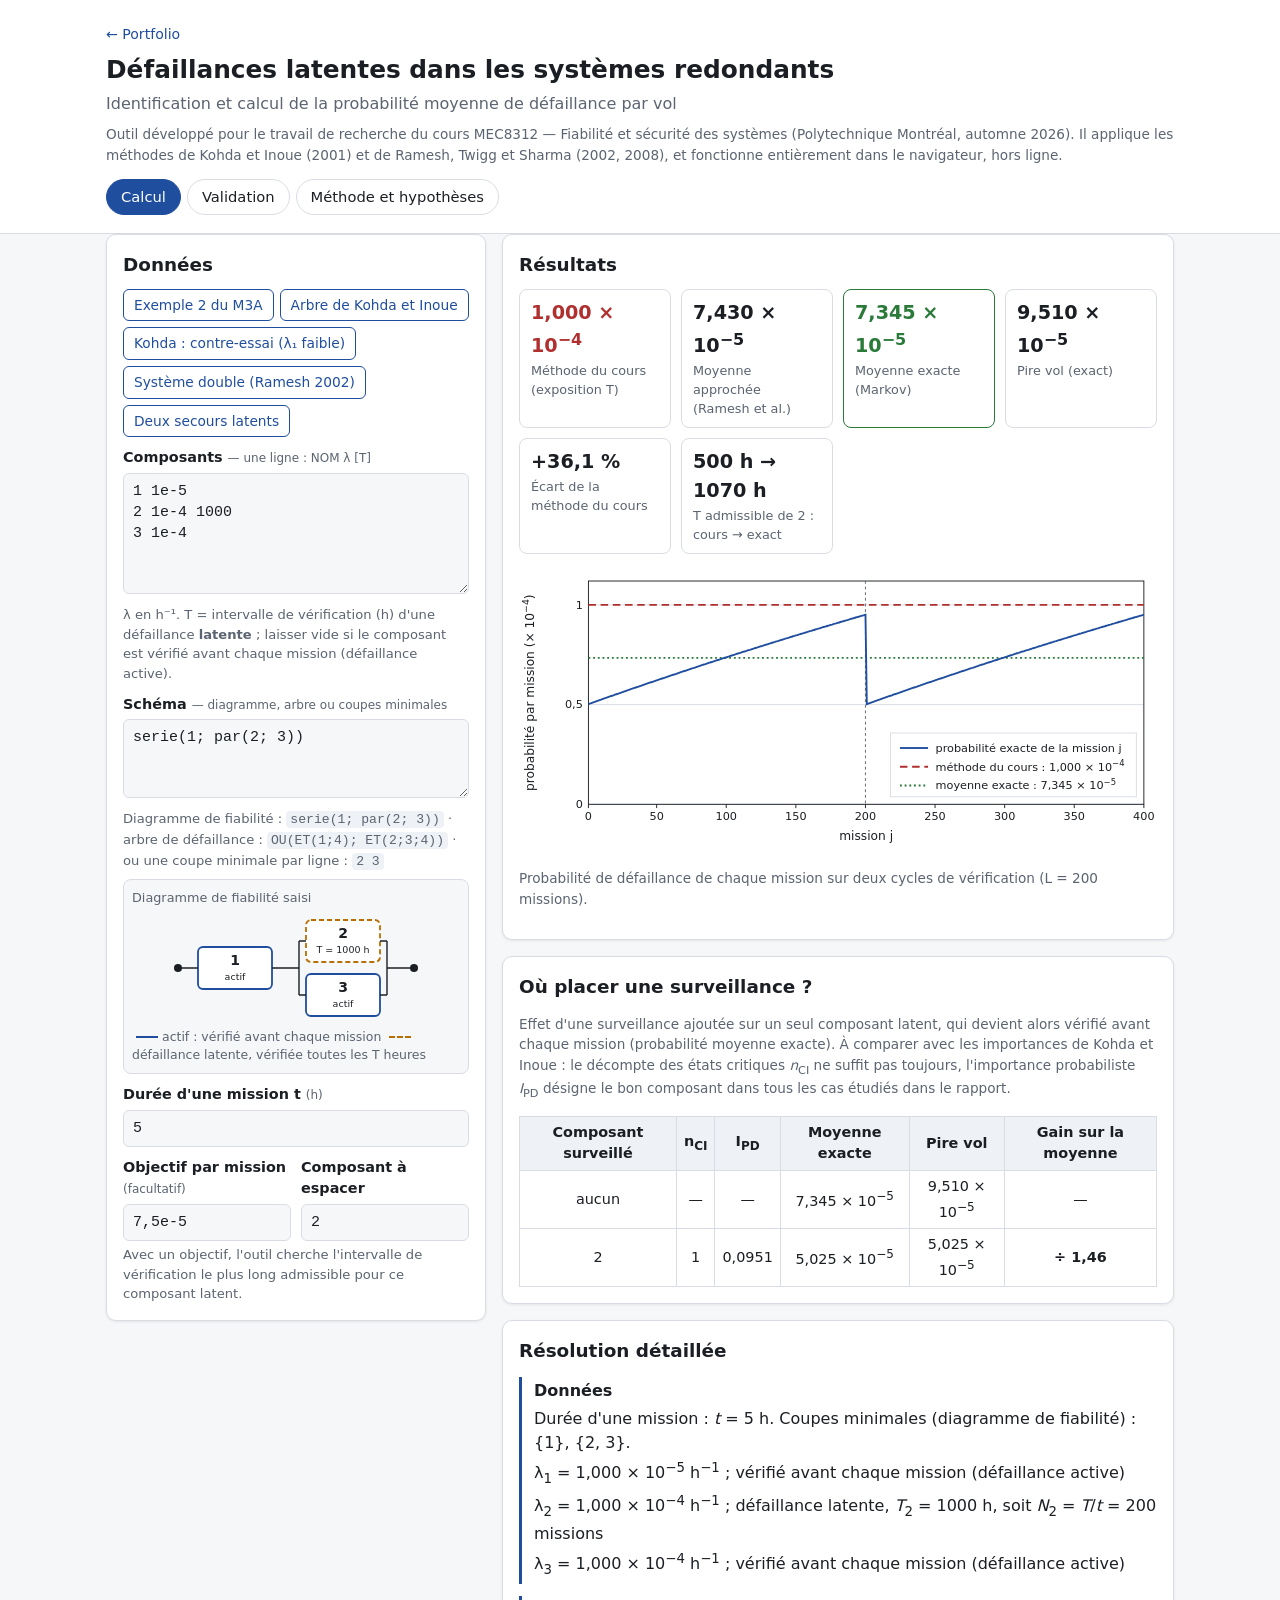
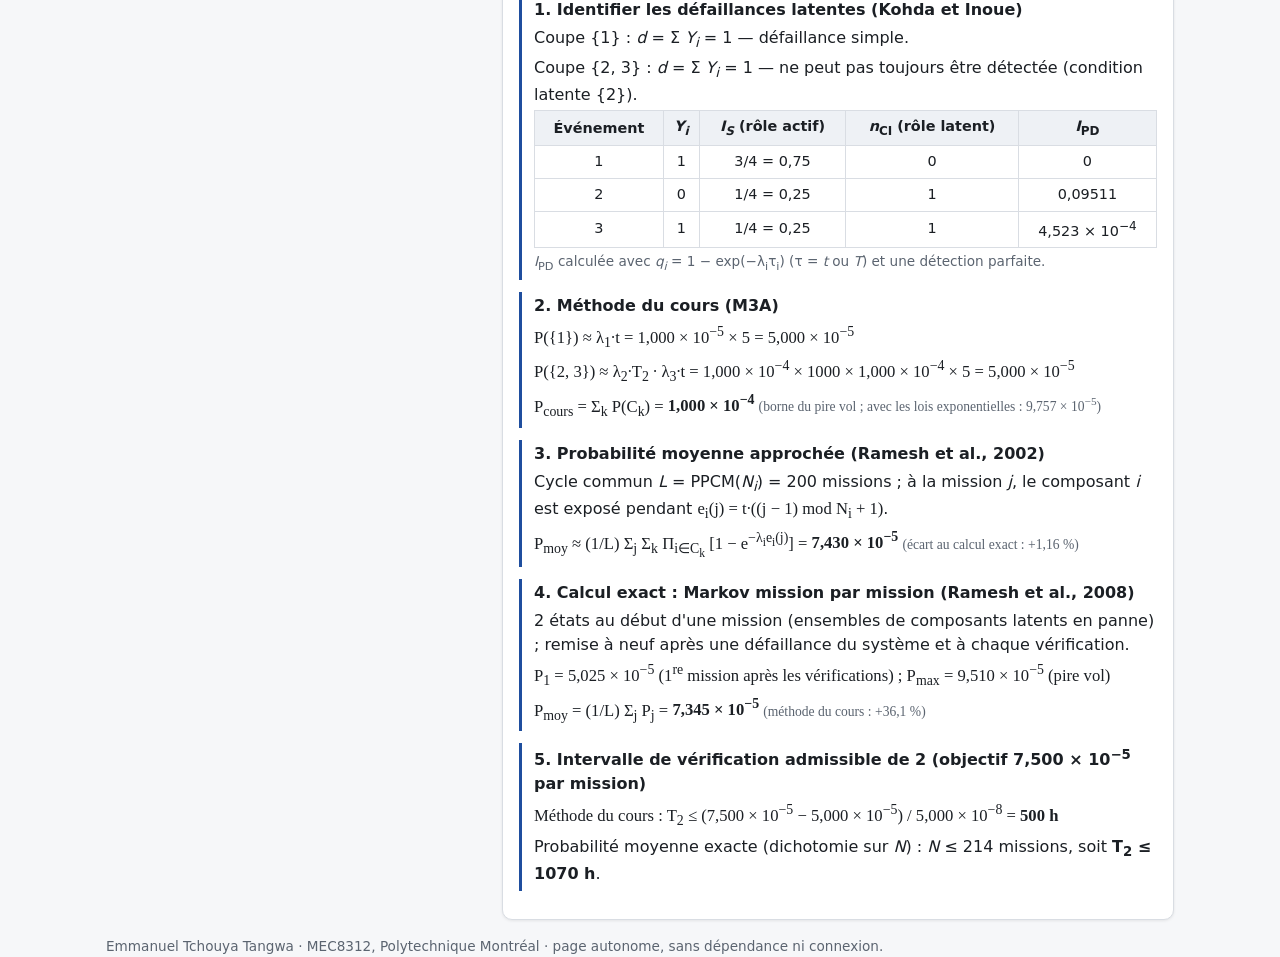
<file: projets/defaillances-latentes/index.html>
<!doctype html>
<html lang="fr">
<head>
<meta charset="utf-8">
<meta name="viewport" content="width=device-width, initial-scale=1">
<title>Défaillances latentes</title>
<meta name="description" content="Probabilité moyenne de défaillance par vol des systèmes redondants à défaillances latentes : méthode du cours, formules de Ramesh et al., calcul exact mission par mission et détectabilité de Kohda et Inoue.">
<style>
:root{
  --fond:#f6f7f9; --carte:#ffffff; --texte:#1b1f24; --doux:#5b6470; --trait:#d9dde3; --accent:#1f4e9e; --accent2:#2a7a3a;
  --rouge:#b03030; --ok:#1d7a46; --ko:#b42318; --code:#eef1f5; --ombre:0 1px 3px rgba(0,0,0,.08); --latent:#b86e00;
}
@media (prefers-color-scheme: dark){
  :root{ --fond:#14171b; --carte:#1d2126; --texte:#e7eaee; --doux:#9aa4b0; --trait:#333a42; --accent:#7aa5ee; --accent2:#6cc282;
    --rouge:#ef7d7d; --ok:#5fd093; --ko:#ff8a80; --code:#262b31; --ombre:none; --latent:#f0a440; }
}
*{box-sizing:border-box}
body{margin:0;background:var(--fond);color:var(--texte);font:16px/1.5 "Segoe UI",system-ui,-apple-system,Roboto,Helvetica,Arial,sans-serif}
.wrap{max-width:1100px;margin:0 auto;padding:0 16px}
header{background:var(--carte);border-bottom:1px solid var(--trait)}
header .wrap{padding-top:22px;padding-bottom:18px}
h1{font-size:1.55rem;margin:0 0 4px}
h2{font-size:1.15rem;margin:0 0 10px}
h3{font-size:1rem;margin:16px 0 6px}
.sous{color:var(--doux);margin:0}
.ctx{font-size:.85rem;color:var(--doux);margin-top:8px}
nav.onglets{display:flex;gap:6px;margin-top:14px;flex-wrap:wrap}
nav.onglets button{border:1px solid var(--trait);background:transparent;color:var(--texte);padding:6px 14px;border-radius:999px;cursor:pointer;font:inherit;font-size:.92rem}
nav.onglets button[aria-selected="true"]{background:var(--accent);border-color:var(--accent);color:#fff}
main{padding:18px 0 40px}
.carte{background:var(--carte);border:1px solid var(--trait);border-radius:10px;padding:16px;box-shadow:var(--ombre);margin-bottom:16px}
.grille{display:grid;grid-template-columns:minmax(0,380px) minmax(0,1fr);gap:16px;align-items:start}
@media (max-width:860px){.grille{grid-template-columns:minmax(0,1fr)}}
label{display:block;font-weight:600;font-size:.9rem;margin:10px 0 4px}
label small{font-weight:400;color:var(--doux)}
textarea,input{width:100%;font:15px/1.4 Consolas,"Cascadia Mono",Menlo,monospace;color:var(--texte);background:var(--fond);border:1px solid var(--trait);border-radius:6px;padding:7px 9px}
textarea{resize:vertical}
.ligne2{display:grid;grid-template-columns:1fr 1fr;gap:10px}
.exemples{display:flex;flex-wrap:wrap;gap:6px;margin-bottom:6px}
.exemples button,.btn{border:1px solid var(--accent);background:transparent;color:var(--accent);border-radius:6px;padding:5px 10px;cursor:pointer;font:inherit;font-size:.86rem}
.btn.plein{background:var(--accent);color:#fff}
.aide{font-size:.82rem;color:var(--doux);margin:4px 0 0}
.erreur{color:var(--ko);font-weight:600;margin:8px 0}
.kpis{display:grid;grid-template-columns:repeat(auto-fit,minmax(150px,1fr));gap:10px;margin-bottom:12px}
.kpi{border:1px solid var(--trait);border-radius:8px;padding:9px 11px}
.kpi .v{font-size:1.2rem;font-weight:700}
.kpi .l{font-size:.8rem;color:var(--doux)}
.kpi.exact{border-color:var(--accent2)}
.kpi.exact .v{color:var(--accent2)}
.kpi.cours .v{color:var(--rouge)}
table{border-collapse:collapse;width:100%;font-size:.9rem}
th,td{border:1px solid var(--trait);padding:5px 7px;text-align:center}
th{background:var(--code);font-weight:600}
td.g,th.g{text-align:left}
.defile{overflow-x:auto}
.etape{border-left:3px solid var(--accent);padding:2px 0 2px 12px;margin:12px 0}
.etape h3{margin:0 0 4px}
.etape p{margin:3px 0}
.f{font-family:"Cambria Math","Times New Roman",serif;font-size:1.04rem}
.note{font-size:.85rem;color:var(--doux)}
svg text{fill:var(--texte);font-family:inherit}
.ok{color:var(--ok);font-weight:700}.ko{color:var(--ko);font-weight:700}
details summary{cursor:pointer;font-weight:600}
code{background:var(--code);padding:1px 4px;border-radius:4px}
footer{color:var(--doux);font-size:.85rem;padding:0 0 30px}
.retour{display:inline-block;font-size:.88rem;color:var(--accent);text-decoration:none;margin-bottom:6px}
.schema-vue{border:1px solid var(--trait);border-radius:8px;background:var(--fond);padding:8px;margin-top:8px;overflow-x:auto}
.schema-vue svg{display:block;margin:0 auto;max-width:100%;height:auto;color:var(--texte)}
.schema-vue .titre{font-size:.8rem;color:var(--doux);margin:0 0 4px}
.schema-vue .leg{font-size:.78rem;color:var(--doux);margin:4px 0 0}
.schema-vue .leg i{display:inline-block;width:22px;height:0;border-top:2px solid var(--accent);vertical-align:middle;margin:0 4px}
.schema-vue .leg i.lat{border-top:2px dashed var(--latent)}[hidden]{display:none!important}
</style>
</head>
<body>
<header>
  <div class="wrap">
    <a id="retour" class="retour" href="../../index.html#p-latentes" hidden>← Portfolio</a>
    <h1>Défaillances latentes dans les systèmes redondants</h1>
    <p class="sous">Identification et calcul de la probabilité moyenne de défaillance par vol</p>
    <p class="ctx">Outil développé pour le travail de recherche du cours MEC8312 — Fiabilité et sécurité des systèmes (Polytechnique Montréal, automne 2026). Il applique les méthodes de Kohda et Inoue (2001) et de Ramesh, Twigg et Sharma (2002, 2008), et fonctionne entièrement dans le navigateur, hors ligne.</p>
    <nav class="onglets" role="tablist">
      <button role="tab" aria-selected="true" data-onglet="calcul">Calcul</button>
      <button role="tab" aria-selected="false" data-onglet="validation">Validation</button>
      <button role="tab" aria-selected="false" data-onglet="methode">Méthode et hypothèses</button>
    </nav>
  </div>
</header>

<main class="wrap">
<!-- ============================================================ CALCUL -->
<section id="onglet-calcul">
  <div class="grille">
    <div class="carte">
      <h2>Données</h2>
      <div class="exemples" id="exemples"></div>
      <label for="comp">Composants <small>— une ligne : NOM λ [T]</small></label>
      <textarea id="comp" rows="5" spellcheck="false"></textarea>
      <p class="aide">λ en h⁻¹. T = intervalle de vérification (h) d'une défaillance <b>latente</b> ; laisser vide si le composant est vérifié avant chaque mission (défaillance active).</p>
      <label for="schema">Schéma <small>— diagramme, arbre ou coupes minimales</small></label>
      <textarea id="schema" rows="3" spellcheck="false"></textarea>
      <p class="aide">Diagramme de fiabilité : <code>serie(1; par(2; 3))</code> · arbre de défaillance : <code>OU(ET(1;4); ET(2;3;4))</code> · ou une coupe minimale par ligne : <code>2 3</code></p>
      <div class="schema-vue" id="schema-vue" aria-live="polite"></div>
      <label for="t">Durée d'une mission t <small>(h)</small></label>
      <input id="t" inputmode="decimal">
      <div class="ligne2">
        <div><label for="cible">Objectif par mission <small>(facultatif)</small></label><input id="cible" inputmode="decimal" placeholder="7,5e-5"></div>
        <div><label for="cc">Composant à espacer</label><input id="cc" placeholder="2"></div>
      </div>
      <p class="aide">Avec un objectif, l'outil cherche l'intervalle de vérification le plus long admissible pour ce composant latent.</p>
      <div id="erreur" class="erreur" hidden></div>
    </div>

    <div>
      <div class="carte">
        <h2>Résultats</h2>
        <div class="kpis" id="kpis"></div>
        <div id="graphe"></div>
        <p class="note" id="graphe-note"></p>
      </div>
      <div class="carte">
        <h2>Où placer une surveillance ?</h2>
        <p class="note">Effet d'une surveillance ajoutée sur un seul composant latent, qui devient alors vérifié avant chaque mission (probabilité moyenne exacte). À comparer avec les importances de Kohda et Inoue : le décompte des états critiques <i>n</i><sub>CI</sub> ne suffit pas toujours, l'importance probabiliste <i>I</i><sub>PD</sub> désigne le bon composant dans tous les cas étudiés dans le rapport.</p>
        <div class="defile" id="surveillance"></div>
      </div>
      <div class="carte">
        <h2>Résolution détaillée</h2>
        <div id="etapes"></div>
      </div>
    </div>
  </div>
</section>

<!-- ============================================================ VALIDATION -->
<section id="onglet-validation" hidden>
  <div class="carte">
    <h2>Validation de l'outil</h2>
    <p>Chaque cas est recalculé à l'instant dans votre navigateur et comparé à une valeur publiée ou indépendante.</p>
    <button class="btn plein" id="lancer-validation">Lancer la validation</button>
    <div class="defile" id="validation" style="margin-top:12px"></div>
  </div>
</section>

<!-- ============================================================ MÉTHODE -->
<section id="onglet-methode" hidden>
  <div class="carte">
    <h2>Méthode</h2>
    <p>Un composant de secours peut tomber en panne sans que sa défaillance soit détectée : elle reste <b>latente</b> jusqu'à la vérification suivante, toutes les <i>T</i> = <i>N t</i> heures. L'outil enchaîne cinq étapes.</p>
    <div class="etape"><h3>1. Identifier (Kohda et Inoue, 2001)</h3>
      <p>Indice de détectabilité <i>Y<sub>i</sub></i> = 1 si la défaillance de <i>i</i> est détectée dès qu'elle survient (ici : composant vérifié avant chaque mission), 0 sinon. Une coupe minimale <i>C<sub>k</sub></i> dont <span class="f">d = Σ<sub>i∈C<sub>k</sub></sub> Y<sub>i</sub></span> vaut 0 ou 1 ne peut pas toujours être détectée.</p>
      <p>Importance structurelle <span class="f">I<sub>S</sub>(i) = n<sub>c</sub>(i) / 2<sup>n−1</sup></span> (rôle de défaillance active) ; <span class="f">n<sub>CI</sub>(i)</span> = nombre d'états critiques qui incluent <i>i</i> (rôle de condition latente) ; <span class="f">I<sub>PD</sub>(i) = Σ<sub>X∈S<sub>CI</sub>(i)</sub> Pr(X)</span> avec une détection parfaite et <span class="f">q<sub>i</sub> = 1 − e<sup>−λ<sub>i</sub>τ<sub>i</sub></sup></span>. Un état critique de <i>j</i> n'est compté pour <i>i</i> que si <i>i</i> appartient à une coupe minimale que <i>j</i> vient compléter.</p></div>
    <div class="etape"><h3>2. Méthode du cours (module M3A)</h3>
      <p>Chaque composant est exposé pendant <i>t</i> (défaillance active) ou <i>T<sub>i</sub></i> (défaillance latente) : <span class="f">P<sub>cours</sub> = Σ<sub>k</sub> Π<sub>i∈C<sub>k</sub></sub> λ<sub>i</sub> τ<sub>i</sub></span>. C'est une borne de la probabilité du vol le plus défavorable.</p></div>
    <div class="etape"><h3>3. Probabilité moyenne approchée (Ramesh, Twigg et Sharma, 2002)</h3>
      <p>À la mission <i>j</i>, le composant latent <i>i</i> est exposé depuis sa dernière vérification : <span class="f">e<sub>i</sub>(j) = t·((j − 1) mod N<sub>i</sub> + 1)</span>. <span class="f">P<sub>moy</sub> ≈ (1/L) Σ<sub>j=1</sub><sup>L</sup> Σ<sub>k</sub> Π<sub>i∈C<sub>k</sub></sub> [1 − e<sup>−λ<sub>i</sub>e<sub>i</sub>(j)</sup>]</span>, sur le cycle commun <i>L</i> = PPCM(<i>N<sub>i</sub></i>). Pour un seul composant latent, le facteur d'exposition tend vers ½.</p></div>
    <div class="etape"><h3>4. Calcul exact (Ramesh et al., 2008 : Markov vol par vol)</h3>
      <p>L'état au début de chaque mission est l'ensemble des composants latents déjà en panne. Pendant une mission, toutes les combinaisons de défaillances sont énumérées (<span class="f">q<sub>i</sub> = 1 − e<sup>−λ<sub>i</sub>t</sup></span>) ; le système défaille si une coupe minimale est complète. Une défaillance du système remet tout à neuf ; une vérification remet à neuf le composant vérifié. <span class="f">P<sub>moy</sub> = (1/L) Σ<sub>j</sub> P<sub>j</sub></span>.</p></div>
    <div class="etape"><h3>5. Intervalle de vérification admissible</h3>
      <p>Méthode du cours : la somme des coupes est linéaire en <i>T<sub>c</sub></i>, que l'on isole. Probabilité moyenne exacte : recherche par dichotomie du plus grand nombre de missions <i>N<sub>c</sub></i> qui respecte l'objectif.</p></div>
    <h3>Hypothèses (celles de Ramesh et al.)</h3>
    <p>Lois exponentielles ; défaillances indépendantes (pas de mode commun) ; commutation, inspection et réparation parfaites ; même taux en attente et en service ; maintenance entre les missions seulement.</p>
    <h3>Références</h3>
    <ol>
      <li>A. V. Ramesh, D. W. Twigg et T. C. Sharma, « Approximation method and formulas for average unavailability of systems with latent faults », <i>Proc. RAMS</i>, 2002, p. 460-466, doi : 10.1109/RAMS.2002.981686.</li>
      <li>A. V. Ramesh, D. W. Twigg et T. C. Sharma, « Advanced methodologies for average probability calculation for aerospace systems », <i>26th ICAS Congress</i>, 2008.</li>
      <li>T. Kohda et K. Inoue, « Fault-tree analysis considering latency of basic events », <i>Proc. RAMS</i>, 2001, p. 32-35, doi : 10.1109/RAMS.2001.902437.</li>
      <li>Z. Klim, <i>MEC8312 – Fiabilité et sécurité des systèmes</i>, notes de cours, module M3A (défaillances cachées), Polytechnique Montréal.</li>
    </ol>
  </div>
</section>
</main>
<footer class="wrap">Emmanuel Tchouya Tangwa · MEC8312, Polytechnique Montréal · page autonome, sans dépendance ni connexion.</footer>

<script id="moteur">
/* ====================================================================================== MOTEUR
   Fonctions pures, sans accès à la page : testables hors navigateur (voir tests/test_moteur.cjs). */
"use strict";
const Latentes = (() => {
  const F = (l, t) => -Math.expm1(-l * t);
  const pgcd = (a, b) => b ? pgcd(b, a % b) : a;
  const ppcm = a => a.reduce((r, v) => r / pgcd(r, v) * v, 1);
  const bits = m => { let k = 0; while (m){ k += m & 1; m >>= 1; } return k; };
  const tri = noms => noms.slice().sort((a, b) => /^\d+$/.test(a) && /^\d+$/.test(b) ? a - b : /^\d+$/.test(a) ? -1 : /^\d+$/.test(b) ? 1 : a.localeCompare(b));
  const NOM = /^[A-Za-z0-9_À-ÿ′']+/;

  /* nombre : 1e-5 · 1,5e-5 · 10^-5 · 1,5×10^-5 · 1,5·10⁻⁵ */
  function nombre(s){
    const sup = {"⁰":"0","¹":"1","²":"2","³":"3","⁴":"4","⁵":"5","⁶":"6","⁷":"7","⁸":"8","⁹":"9","⁻":"-"};
    let x = String(s ?? "").trim().replace(/\s+/g, "").replace(/−/g, "-").replace(/[⁰¹²³⁴⁵⁶⁷⁸⁹⁻]+/g, m => "^" + [...m].map(c => sup[c]).join(""));
    if (!x) return undefined;
    x = x.replace(",", ".").replace(/^10\^/, "1e").replace(/[×x·*]10\^?/i, "e");
    const v = Number(x);
    if (!isFinite(v)) throw `nombre illisible « ${s} »`;
    return v;
  }

  /* --------------------------------------------------------------- schéma -> coupes minimales */
  function lireArbre(txt){                       /* OU(…)/ET(…) */
    const s = txt.replace(/\s+/g, ""); let i = 0;
    const noeud = () => {
      const m = /^(OU|ET|OR|AND)\(/i.exec(s.slice(i));
      if (m){ i += m[0].length; const porte = /^(OU|OR)$/i.test(m[1]) ? "OU" : "ET", enf = [];
        for (;;){ enf.push(noeud()); if (s[i] === ";" || s[i] === ","){ i++; continue; } if (s[i] === ")"){ i++; break; } throw `« ) » attendue en position ${i + 1} du schéma`; }
        return {porte, enf}; }
      const n = NOM.exec(s.slice(i)); if (!n) throw `nom attendu en position ${i + 1} du schéma`; i += n[0].length; return {nom: n[0]};
    };
    const r = noeud(); if (i < s.length) throw `texte en trop dans le schéma après la position ${i}`;
    const ev = (n, S) => n.nom ? S.has(n.nom) : n.porte === "OU" ? n.enf.some(c => ev(c, S)) : n.enf.every(c => ev(c, S));
    return {panne: S => ev(r, S), forme: "arbre de défaillance", type: "arbre", racine: r, noms: (function f(n, o){ if (n.nom) o.push(n.nom); else n.enf.forEach(c => f(c, o)); return o; })(r, [])};
  }
  function lireDiagramme(txt){                   /* serie(…)/par(…) : fonctionne si… */
    const s = txt.replace(/\s+/g, ""); let i = 0;
    const noeud = () => {
      const m = /^(serie|série|par|parallele|parallèle)\(/i.exec(s.slice(i));
      if (m){ i += m[0].length; const k = /^s/i.test(m[1]) ? "serie" : "par", l = [];
        for (;;){ l.push(noeud()); if (s[i] === ";" || s[i] === ","){ i++; continue; } if (s[i] === ")"){ i++; break; } throw `« ) » attendue en position ${i + 1} du schéma`; }
        return {k, l}; }
      const n = NOM.exec(s.slice(i)); if (!n) throw `nom attendu en position ${i + 1} du schéma`; i += n[0].length; return {nom: n[0]};
    };
    const r = noeud(); if (i < s.length) throw `texte en trop dans le schéma après la position ${i}`;
    const marche = (n, P) => n.nom ? !P.has(n.nom) : n.k === "serie" ? n.l.every(c => marche(c, P)) : n.l.some(c => marche(c, P));
    return {panne: P => !marche(r, P), forme: "diagramme de fiabilité", type: "diagramme", racine: r, noms: (function f(n, o){ if (n.nom) o.push(n.nom); else n.l.forEach(c => f(c, o)); return o; })(r, [])};
  }
  /* schéma lu tel qu'il est écrit : arbre, diagramme, ou coupes (dessinées comme le diagramme équivalent :
     série de coupes, chaque coupe étant un parallèle de ses composants) */
  function lireSchema(txt){
    const s = String(txt || "").trim();
    if (!s) throw "il manque le schéma";
    if (/^(OU|ET|OR|AND)\s*\(/i.test(s)) return lireArbre(s);
    if (/^(serie|série|par|parall[eè]le)\s*\(/i.test(s)) return lireDiagramme(s);
    const C = s.split(/\n|;/).map(l => l.trim()).filter(Boolean).map(l => l.split(/[\s,{}]+/).filter(Boolean));
    const racine = C.length === 1 && C[0].length === 1 ? {nom: C[0][0]}
      : {k: "serie", l: C.map(c => c.length === 1 ? {nom: c[0]} : {k: "par", l: c.map(nom => ({nom}))})};
    return {panne: P => C.some(c => c.every(x => P.has(x))), forme: "coupes minimales", type: "coupes", racine, noms: C.flat()};
  }
  function coupesMinimales(txt, noms){
    const S = lireSchema(txt);
    for (const x of S.noms) if (!noms.includes(x)) throw `le composant ${x} du schéma n'a pas de taux de défaillance`;
    const n = noms.length; if (n > 12) throw "au plus 12 composants";
    const masques = Array.from({length: 1 << n}, (_, m) => m).sort((a, b) => bits(a) - bits(b) || a - b), trouvees = [];
    for (const m of masques){ if (trouvees.some(c => (c & m) === c)) continue; if (S.panne(new Set(noms.filter((x, j) => m >> j & 1)))) trouvees.push(m); }
    if (!trouvees.length) throw "le système ne défaille jamais avec ces composants";
    return {coupes: trouvees.map(m => noms.filter((x, j) => m >> j & 1)), forme: S.forme};
  }

  /* --------------------------------------------------------------- calculs */
  const coursLin = (C, lam, N, t) => C.reduce((s, c) => s + c.reduce((p, x) => p * lam[x] * N[x] * t, 1), 0);
  const coursExp = (C, lam, N, t) => 1 - C.reduce((p, c) => p * (1 - c.reduce((r, x) => r * F(lam[x], N[x] * t), 1)), 1);
  function ramesh(C, lam, N, t, noms){
    const L = ppcm(noms.map(x => N[x])); if (L > 200000) throw `cycle commun trop long (${L} missions)`;
    let s = 0;
    for (let j = 1; j <= L; j++) s += C.reduce((a, c) => a + c.reduce((p, x) => p * F(lam[x], t * ((j - 1) % N[x] + 1)), 1), 0);
    return s / L;
  }
  function markov(C, lam, N, t, noms){
    const L = ppcm(noms.map(x => N[x])); if (L > 200000) throw `cycle commun trop long (${L} missions)`;
    const lat = noms.filter(x => N[x] > 1), q = Object.fromEntries(noms.map(x => [x, F(lam[x], t)]));
    const idx = Object.fromEntries(noms.map((x, j) => [x, j])), Cm = C.map(c => c.reduce((m, x) => m | 1 << idx[x], 0));
    const latM = lat.reduce((m, x) => m | 1 << idx[x], 0), trans = new Map();
    for (let s = 0; s < 1 << lat.length; s++){
      const S = lat.reduce((m, x, j) => s >> j & 1 ? m | 1 << idx[x] : m, 0), libres = noms.filter(x => !(S >> idx[x] & 1));
      let pp = 0; const vers = new Map();
      for (let u = 0; u < 1 << libres.length; u++){
        let p = 1, K = S;
        libres.forEach((x, j) => { if (u >> j & 1){ p *= q[x]; K |= 1 << idx[x]; } else p *= 1 - q[x]; });
        if (Cm.some(c => (c & K) === c)) pp += p; else { const S2 = K & latM; vers.set(S2, (vers.get(S2) || 0) + p); }
      }
      trans.set(S, [pp, vers]);
    }
    let etat = new Map([[0, 1]]); const profil = new Float64Array(L);
    for (let j = 1; j <= L; j++){
      let pj = 0; for (const [S, pi] of etat) pj += pi * trans.get(S)[0];
      profil[j - 1] = pj;
      const verif = lat.reduce((m, x) => j % N[x] === 0 ? m | 1 << idx[x] : m, 0), nouv = new Map([[0, pj]]);
      for (const [S, pi] of etat) for (const [S2, p] of trans.get(S)[1]){ const S3 = S2 & ~verif; nouv.set(S3, (nouv.get(S3) || 0) + pi * p); }
      etat = nouv;
    }
    let tot = 0, max = 0; for (const p of profil){ tot += p; if (p > max) max = p; }
    return {P: tot / L, profil, L, max};
  }
  function etatsCritiques(C, noms){
    const n = noms.length, idx = Object.fromEntries(noms.map((x, j) => [x, j])), Cm = C.map(c => c.reduce((m, x) => m | 1 << idx[x], 0));
    const def = m => Cm.some(c => (c & m) === c), actifs = Object.fromEntries(noms.map(x => [x, []])), incl = Object.fromEntries(noms.map(x => [x, []]));
    for (let m = 0; m < 1 << n; m++){
      if (def(m)) continue;
      let inc = 0;
      noms.forEach((x, j) => {
        if (m >> j & 1 || !def(m | 1 << j)) return;
        actifs[x].push(m);
        Cm.forEach(c => { const reste = c & ~(1 << j); if (c >> j & 1 && (reste & m) === reste) inc |= reste; });
      });
      noms.forEach((x, j) => { if (inc >> j & 1) incl[x].push(m); });
    }
    return {actifs, incl};
  }

  /* --------------------------------------------------------------- analyse complète */
  function lireComposants(txt){
    const lam = {}, T = {};
    for (const l of String(txt || "").split(/\n|;/)){
      if (!l.trim()) continue;
      const m = /^\s*([A-Za-z0-9_À-ÿ′']+)\s+(\S+)(?:\s+(\S+))?\s*$/.exec(l);
      if (!m) throw `ligne illisible « ${l.trim()} » : écrire NOM λ [T]`;
      if (m[1] in lam) throw `composant ${m[1]} défini deux fois`;
      lam[m[1]] = nombre(m[2]); if (!(lam[m[1]] > 0)) throw `λ de ${m[1]} doit être positif`;
      if (m[3] !== undefined){ T[m[1]] = nombre(m[3]); if (!(T[m[1]] > 0)) throw `T de ${m[1]} doit être positif`; }
    }
    if (!Object.keys(lam).length) throw "il manque les composants (une ligne : NOM λ [T])";
    return {lam, T};
  }
  function analyser(d){
    const t = nombre(d.t); if (!(t > 0)) throw "il manque la durée t d'une mission";
    const {lam, T} = lireComposants(d.comp), noms = tri(Object.keys(lam));
    const {coupes: C, forme} = coupesMinimales(d.schema, noms);
    const N = {}, arrondis = [];
    for (const x of noms){
      if (T[x] === undefined){ N[x] = 1; continue; }
      const r = T[x] / t; N[x] = Math.max(1, Math.round(r));
      if (Math.abs(r - N[x]) > 1e-9 * r) arrondis.push(x);
    }
    const lat = noms.filter(x => N[x] > 1), n = noms.length;
    /* 1. Kohda et Inoue */
    const Y = Object.fromEntries(noms.map(x => [x, N[x] === 1 ? 1 : 0])), {actifs, incl} = etatsCritiques(C, noms);
    const q = Object.fromEntries(noms.map(x => [x, F(lam[x], N[x] * t)]));
    const prX = m => noms.reduce((p, x, j) => p * (m >> j & 1 ? q[x] : 1 - q[x]), 1);
    const kohda = noms.map(x => ({nom: x, Y: Y[x], nc: actifs[x].length, IS: actifs[x].length / 2 ** (n - 1), nCI: incl[x].length, IPD: incl[x].reduce((s, m) => s + prX(m), 0)}));
    const det = C.map(c => ({coupe: c, d: c.reduce((s, x) => s + Y[x], 0), latents: c.filter(x => !Y[x])}));
    /* 2-4 */
    const Pc = coursLin(C, lam, N, t), Pce = coursExp(C, lam, N, t), PR = ramesh(C, lam, N, t, noms), M = markov(C, lam, N, t, noms);
    /* surveillance */
    const surveillance = lat.map(x => { const N2 = Object.assign({}, N, {[x]: 1}), M2 = markov(C, lam, N2, t, noms);
      return {nom: x, nCI: incl[x].length, IPD: kohda.find(k => k.nom === x).IPD, P: M2.P, max: M2.max, gain: M.P / M2.P}; });
    /* 5. intervalle admissible */
    let adm = null;
    const cible = nombre(d.cible);
    if (cible !== undefined){
      if (!(cible > 0)) throw "l'objectif doit être positif";
      const c0 = String(d.cc || "").trim() || lat[0];
      if (!c0) throw "aucun composant latent : indiquez un T pour le composant à espacer";
      if (!(c0 in lam)) throw `composant à espacer inconnu : ${c0}`;
      const fixe = C.filter(c => !c.includes(c0)).reduce((s, c) => s + c.reduce((p, x) => p * lam[x] * N[x] * t, 1), 0);
      const pente = C.filter(c => c.includes(c0)).reduce((s, c) => s + lam[c0] * c.filter(x => x !== c0).reduce((p, x) => p * lam[x] * N[x] * t, 1), 0);
      const Tc = pente > 0 ? (cible - fixe) / pente : Infinity;
      const PN = k => markov(C, lam, Object.assign({}, N, {[c0]: k}), t, noms).P;
      let Nex = null;
      if (PN(1) <= cible){
        let lo = 1, hi = 2;
        while (hi <= 100000 && PN(hi) <= cible){ lo = hi; hi *= 2; }
        if (hi > 100000) Nex = Infinity;
        else { while (hi - lo > 1){ const m = (lo + hi) >> 1; if (PN(m) <= cible) lo = m; else hi = m; } Nex = lo; }
      }
      adm = {c0, cible, fixe, pente, Tc, Nex, Tex: Nex === null ? null : Nex * t};
    }
    return {t, lam, T, N, noms, lat, C, forme, arrondis, det, kohda, Pc, Pce, PR, M, surveillance, adm};
  }

  /* --------------------------------------------------------------- validation */
  const EHARP = [[1e-7, 1e-7, 4.5036e-11], [1e-6, 1e-6, 4.4955e-09], [1e-5, 1e-5, 4.4157e-07], [1e-4, 1e-4, 3.7237e-05], [1e-3, 1e-3, 1.2514e-03],
    [1e-8, 1e-2, 2.9015e-08], [1e-7, 1e-3, 2.0511e-07], [1e-6, 1e-4, 4.0815e-07], [1e-4, 1e-6, 4.0818e-07], [1e-3, 1e-7, 2.0511e-07], [1e-2, 1e-8, 2.9015e-08]];
  function valider(){
    const L = [];
    const ajoute = (cas, ref, attendu, obtenu, tol) => L.push({cas, ref, attendu, obtenu, ecart: attendu ? (obtenu - attendu) / attendu : obtenu, ok: Math.abs(obtenu - attendu) <= tol * Math.abs(attendu || 1)});
    for (const [lA, lB, v] of EHARP){
      const r = markov([["A", "B"]], {A: lA, B: lB}, {A: 1, B: 1000}, 3, ["A", "B"]);
      ajoute(`Système double, λA = ${lA}, λB = ${lB} (t = 3 h, N = 1000)`, "Ramesh et al. 2002, tableaux 4 et 5 (EHARP)", v, r.P, 1e-3);
    }
    const ex = analyser({comp: "1 1e-5\n2 1e-4 1000\n3 1e-4", schema: "serie(1; par(2; 3))", t: "5", cible: "7,5e-5", cc: "2"});
    ajoute("Exemple 2 du M3A : méthode du cours", "Notes du cours, M3A : 1,0 × 10⁻⁴", 1e-4, ex.Pc, 1e-9);
    ajoute("Exemple 2 du M3A : moyenne exacte", "Modèle à deux états indépendant (rapport, annexe A)", 7.3449e-5, ex.M.P, 1e-4);
    ajoute("Exemple 2 du M3A : intervalle admissible (cours)", "Inversion de la borne : 500 h", 500, ex.adm.Tc, 1e-9);
    const k = analyser({comp: "1 1e-4 1000\n2 1e-4 1000\n3 1e-4 1000\n4 1e-4", schema: "OU(ET(1;4);ET(2;3;4))", t: "5"});
    const attendus = {"1": [3, 4], "2": [1, 3], "3": [1, 3], "4": [5, 3]};
    for (const e of k.kohda) ajoute(`Arbre de Kohda et Inoue, événement ${e.nom} : états critiques (actif ; latent)`, "Kohda et Inoue 2001, tableau 2",
      attendus[e.nom][0] * 10 + attendus[e.nom][1], e.nc * 10 + e.nCI, 0);
    /* Monte-Carlo : deux composants latents d'intervalles différents */
    const C = [["A", "B"], ["A", "C", "D"]], lam = {A: 0.02, B: 0.03, C: 0.05, D: 0.04}, N = {A: 1, B: 2, C: 3, D: 1};
    const P = markov(C, lam, N, 1, ["A", "B", "C", "D"]).P, qq = Object.fromEntries(Object.keys(lam).map(x => [x, F(lam[x], 1)]));
    let graine = 8312; const alea = () => (graine = (graine * 1103515245 + 12345) % 2147483648) / 2147483648;
    let pannes = 0; const cycles = 20000;
    for (let c = 0; c < cycles; c++){
      let latent = new Set();
      for (let j = 1; j <= 6; j++){
        const ko = new Set(latent); for (const x of Object.keys(lam)) if (!latent.has(x) && alea() < qq[x]) ko.add(x);
        if (C.some(cc => cc.every(x => ko.has(x)))){ pannes++; latent = new Set(); }
        else latent = new Set([...ko].filter(x => N[x] > 1 && j % N[x] !== 0));
      }
    }
    const mc = pannes / (cycles * 6), sigma = Math.sqrt(P * (1 - P) / (cycles * 6));
    L.push({cas: "Deux composants latents (N = 2 et 3), taux élevés", ref: `Simulation de Monte-Carlo (${cycles * 6} missions)`, attendu: mc, obtenu: P, ecart: (P - mc) / mc, ok: Math.abs(P - mc) < 4 * sigma, note: `${((mc - P) / sigma).toFixed(2)} écart-type`});
    return L;
  }

  return {nombre, lireSchema, lireComposants, coupesMinimales, analyser, markov, ramesh, etatsCritiques, valider, F};
})();
if (typeof module !== "undefined") module.exports = Latentes;
</script>

<script>
/* ====================================================================================== INTERFACE */
"use strict";
const $ = s => document.querySelector(s);
const EXEMPLES = [
  {nom: "Exemple 2 du M3A", comp: "1 1e-5\n2 1e-4 1000\n3 1e-4", schema: "serie(1; par(2; 3))", t: "5", cible: "7,5e-5", cc: "2"},
  {nom: "Arbre de Kohda et Inoue", comp: "1 1e-4 1000\n2 1e-4 1000\n3 1e-4 1000\n4 1e-4", schema: "OU(ET(1;4); ET(2;3;4))", t: "5", cible: "1e-5", cc: "1"},
  {nom: "Kohda : contre-essai (λ₁ faible)", comp: "1 1e-6 1000\n2 1e-4 1000\n3 1e-4 1000\n4 1e-4", schema: "OU(ET(1;4); ET(2;3;4))", t: "5", cible: "", cc: ""},
  {nom: "Système double (Ramesh 2002)", comp: "A 1e-4\nB 1e-4 3000", schema: "A B", t: "3", cible: "", cc: ""},
  {nom: "Deux secours latents", comp: "A 1e-4\nB 1e-4 600\nC 1e-4 1800", schema: "par(A; B; C)", t: "6", cible: "", cc: ""},
];
const CHAMPS = ["comp", "schema", "t", "cible", "cc"];

function esc(s){ return String(s).replace(/[&<>"]/g, c => ({"&": "&amp;", "<": "&lt;", ">": "&gt;", '"': "&quot;"}[c])); }
function nb(x, chiffres = 4){
  if (x === null || x === undefined || Number.isNaN(x)) return "—";
  if (!isFinite(x)) return "∞";
  if (x === 0) return "0";
  const e = Math.floor(Math.log10(Math.abs(x)));
  if (e < -3 || e >= 5){
    let m = x / 10 ** e; let s = m.toPrecision(chiffres);
    if (Math.abs(Number(s)) >= 10){ m /= 10; s = m.toPrecision(chiffres); return `${s.replace(".", ",")} × 10<sup>${String(e + 1).replace("-", "−")}</sup>`; }
    return `${s.replace(".", ",")} × 10<sup>${String(e).replace("-", "−")}</sup>`;
  }
  return String(Number(x.toPrecision(chiffres))).replace(".", ",");
}
const pct = x => (x >= 0 ? "+" : "−") + nb(Math.abs(100 * x), 3) + " %";
const ens = c => `{${c.join(", ")}}`;
const L_ = x => `λ<sub>${esc(x)}</sub>`;

function lireFormulaire(){ return Object.fromEntries(CHAMPS.map(k => [k, $("#" + k).value])); }
function remplir(e){ for (const k of CHAMPS) $("#" + k).value = e[k] ?? ""; calculer(); }

function calculer(){
  dessinerSchema();
  const err = $("#erreur");
  let r;
  try { r = Latentes.analyser(lireFormulaire()); err.hidden = true; }
  catch (e){ err.textContent = String(e); err.hidden = false; return; }
  afficher(r);
  try { localStorage.setItem("latentes-saisie", JSON.stringify(lireFormulaire())); } catch (e){}
}

function afficher(r){
  const {t, lam, T, N, noms, lat, C, M} = r;
  /* indicateurs */
  const k = [
    ["cours", nb(r.Pc), "Méthode du cours (exposition T)"],
    ["", nb(r.PR), "Moyenne approchée (Ramesh et al.)"],
    ["exact", nb(M.P), "Moyenne exacte (Markov)"],
    ["", nb(M.max), "Pire vol (exact)"],
    ["", pct((r.Pc - M.P) / M.P), "Écart de la méthode du cours"],
  ];
  if (r.adm) k.push(["", `${nb(r.adm.Tc)} h → ${r.adm.Tex === null ? "aucun" : isFinite(r.adm.Tex) ? nb(r.adm.Tex) + " h" : "∞"}`, `T admissible de ${esc(r.adm.c0)} : cours → exact`]);
  $("#kpis").innerHTML = k.map(([c, v, l]) => `<div class="kpi ${c}"><div class="v">${v}</div><div class="l">${l}</div></div>`).join("");
  /* graphe */
  $("#graphe").innerHTML = graphe(r);
  $("#graphe-note").textContent = lat.length ? `Probabilité de défaillance de chaque mission sur ${r.M.L > 1500 ? "un cycle" : "deux cycles"} de vérification (L = ${M.L} missions).`
    : "Aucun composant latent : la probabilité est la même à chaque mission.";
  /* surveillance */
  $("#surveillance").innerHTML = r.surveillance.length
    ? `<table><thead><tr><th>Composant surveillé</th><th>n<sub>CI</sub></th><th>I<sub>PD</sub></th><th>Moyenne exacte</th><th>Pire vol</th><th>Gain sur la moyenne</th></tr></thead><tbody>
       <tr><td>aucun</td><td>—</td><td>—</td><td>${nb(M.P)}</td><td>${nb(M.max)}</td><td>—</td></tr>
       ${r.surveillance.slice().sort((a, b) => b.gain - a.gain).map(s => `<tr><td>${esc(s.nom)}</td><td>${s.nCI}</td><td>${nb(s.IPD, 3)}</td><td>${nb(s.P)}</td><td>${nb(s.max)}</td><td><b>÷ ${nb(s.gain, 3)}</b></td></tr>`).join("")}
       </tbody></table>`
    : `<p class="note">Aucun composant latent.</p>`;
  /* étapes */
  const e = [];
  e.push(`<div class="etape"><h3>Données</h3>
    <p>Durée d'une mission : <i>t</i> = ${nb(t)} h. Coupes minimales (${esc(r.forme)}) : ${C.map(ens).join(", ")}.</p>
    ${noms.map(x => `<p>${L_(x)} = ${nb(lam[x])} h<sup>−1</sup> ; ${N[x] > 1 ? `défaillance latente, <i>T</i><sub>${esc(x)}</sub> = ${nb(T[x])} h, soit <i>N</i><sub>${esc(x)}</sub> = <i>T</i>/<i>t</i> = ${N[x]} missions` : "vérifié avant chaque mission (défaillance active)"}</p>`).join("")}
    ${r.arrondis.length ? `<p class="note">T n'est pas un multiple de t pour ${r.arrondis.join(", ")} : N arrondi à l'entier le plus proche.</p>` : ""}</div>`);
  e.push(`<div class="etape"><h3>1. Identifier les défaillances latentes (Kohda et Inoue)</h3>
    ${r.det.map(d => `<p>Coupe ${ens(d.coupe)} : <i>d</i> = Σ <i>Y<sub>i</sub></i> = ${d.d} — ${d.coupe.length === 1 ? "défaillance simple" : d.d === 0 ? "aucun symptôme détectable avant la défaillance du système" : d.d === 1 ? `ne peut pas toujours être détectée (condition latente ${ens(d.latents)})` : "toujours détectable"}.</p>`).join("")}
    <div class="defile"><table><thead><tr><th>Événement</th><th><i>Y<sub>i</sub></i></th><th><i>I<sub>S</sub></i> (rôle actif)</th><th><i>n</i><sub>CI</sub> (rôle latent)</th><th><i>I</i><sub>PD</sub></th></tr></thead><tbody>
    ${r.kohda.map(k => `<tr><td>${esc(k.nom)}</td><td>${k.Y}</td><td>${k.nc}/${2 ** (noms.length - 1)} = ${nb(k.IS, 3)}</td><td>${k.nCI}</td><td>${nb(k.IPD)}</td></tr>`).join("")}</tbody></table></div>
    <p class="note"><i>I</i><sub>PD</sub> calculée avec <i>q<sub>i</sub></i> = 1 − exp(−λ<sub>i</sub>τ<sub>i</sub>) (τ = <i>t</i> ou <i>T</i>) et une détection parfaite.</p></div>`);
  e.push(`<div class="etape"><h3>2. Méthode du cours (M3A)</h3>
    ${C.map(c => `<p class="f">P(${ens(c)}) ≈ ${c.map(x => `${L_(x)}·${N[x] > 1 ? `T<sub>${esc(x)}</sub>` : "t"}`).join(" · ")} = ${c.map(x => `${nb(lam[x])} × ${nb(N[x] * t)}`).join(" × ")} = ${nb(c.reduce((p, x) => p * lam[x] * N[x] * t, 1))}</p>`).join("")}
    <p class="f">P<sub>cours</sub> = Σ<sub>k</sub> P(C<sub>k</sub>) = <b>${nb(r.Pc)}</b> <span class="note">(borne du pire vol ; avec les lois exponentielles : ${nb(r.Pce)})</span></p></div>`);
  e.push(`<div class="etape"><h3>3. Probabilité moyenne approchée (Ramesh et al., 2002)</h3>
    <p>Cycle commun <i>L</i> = PPCM(<i>N<sub>i</sub></i>) = ${M.L} missions ; à la mission <i>j</i>, le composant <i>i</i> est exposé pendant <span class="f">e<sub>i</sub>(j) = t·((j − 1) mod N<sub>i</sub> + 1)</span>.</p>
    <p class="f">P<sub>moy</sub> ≈ (1/L) Σ<sub>j</sub> Σ<sub>k</sub> Π<sub>i∈C<sub>k</sub></sub> [1 − e<sup>−λ<sub>i</sub>e<sub>i</sub>(j)</sup>] = <b>${nb(r.PR)}</b> <span class="note">(écart au calcul exact : ${pct((r.PR - M.P) / M.P)})</span></p></div>`);
  e.push(`<div class="etape"><h3>4. Calcul exact : Markov mission par mission (Ramesh et al., 2008)</h3>
    <p>${2 ** lat.length} états au début d'une mission (ensembles de composants latents en panne) ; remise à neuf après une défaillance du système et à chaque vérification.</p>
    <p class="f">P<sub>1</sub> = ${nb(M.profil[0])} (1<sup>re</sup> mission après les vérifications) ; P<sub>max</sub> = ${nb(M.max)} (pire vol)</p>
    <p class="f">P<sub>moy</sub> = (1/L) Σ<sub>j</sub> P<sub>j</sub> = <b>${nb(M.P)}</b> <span class="note">(méthode du cours : ${pct((r.Pc - M.P) / M.P)})</span></p></div>`);
  if (r.adm){
    const a = r.adm;
    e.push(`<div class="etape"><h3>5. Intervalle de vérification admissible de ${esc(a.c0)} (objectif ${nb(a.cible)} par mission)</h3>
      <p class="f">Méthode du cours : T<sub>${esc(a.c0)}</sub> ≤ (${nb(a.cible)} − ${nb(a.fixe)}) / ${nb(a.pente)} = <b>${a.Tc > 0 ? nb(a.Tc) + " h" : "objectif inatteignable"}</b></p>
      <p>Probabilité moyenne exacte (dichotomie sur <i>N</i>) : ${a.Nex === null ? "objectif inatteignable même en vérifiant avant chaque mission" : isFinite(a.Nex) ? `<i>N</i> ≤ ${a.Nex} missions, soit <b>T<sub>${esc(a.c0)}</sub> ≤ ${nb(a.Tex)} h</b>` : "respecté quel que soit l'intervalle (au-delà de 100 000 missions)"}.</p></div>`);
  }
  $("#etapes").innerHTML = e.join("");
}

function graphe(r){
  const {M} = r, W = 680, H = 300, g = 74, d = 14, h = 16, b = 46;
  const cycles = M.L > 1500 || M.L === 1 ? 1 : 2, n = M.L * cycles, pas = Math.max(1, Math.ceil(n / 700));
  const ymax = Math.max(r.Pc, M.max) * 1.12, e = Math.floor(Math.log10(ymax)), u = 10 ** e;
  const X = j => g + (W - g - d) * (j - 1) / Math.max(1, n - 1), Y = p => H - b - (H - b - h) * p / ymax;
  const pts = []; for (let j = 1; j <= n; j += pas){ pts.push([j, M.profil[(j - 1) % M.L]]); if (cycles === 2 && j <= M.L && j + pas > M.L) pts.push([M.L, M.profil[M.L - 1]], [M.L + 1, M.profil[0]]); }
  pts.push([n, M.profil[(n - 1) % M.L]]);
  const ticks = []; const pasY = [1, 2, 2.5, 5, 10].map(k => k * u / 2).find(s => ymax / s <= 6) || u;
  for (let v = 0; v <= ymax + 1e-30; v += pasY) ticks.push(v);
  const lignes = ticks.map(v => `<line x1="${g}" x2="${W - d}" y1="${Y(v)}" y2="${Y(v)}" stroke="var(--trait)"/><text x="${g - 6}" y="${Y(v) + 4}" text-anchor="end" font-size="12">${nb(v / u, 3)}</text>`).join("");
  const xt = []; const pasX = [1, 2, 5, 10, 20, 25, 50, 100, 200, 250, 500, 1000, 2000, 5000, 10000, 20000, 50000].find(s => n / s <= 8) || 100000;
  for (let j = 0; j <= n; j += pasX) xt.push(`<line x1="${X(Math.max(1, j))}" x2="${X(Math.max(1, j))}" y1="${H - b}" y2="${H - b + 4}" stroke="currentColor"/><text x="${X(Math.max(1, j))}" y="${H - b + 17}" text-anchor="middle" font-size="12">${j}</text>`);
  const hline = (v, c, dash, lib) => `<line x1="${g}" x2="${W - d}" y1="${Y(v)}" y2="${Y(v)}" stroke="${c}" stroke-width="1.8" stroke-dasharray="${dash}"/>`;
  const leg = [["var(--accent)", "", "probabilité exacte de la mission j"], ["var(--rouge)", "8 5", `méthode du cours : ${nb(r.Pc)}`], ["var(--accent2)", "2 3", `moyenne exacte : ${nb(M.P)}`]];
  const lx = W - d - 270, ly = H - b - 76;
  return `<svg viewBox="0 0 ${W} ${H}" width="100%" role="img" aria-label="Probabilité de défaillance mission par mission" style="max-width:${W}px;color:var(--texte)">
    ${lignes}<rect x="${g}" y="${h}" width="${W - g - d}" height="${H - b - h}" fill="none" stroke="currentColor"/>
    ${xt.join("")}
    ${cycles === 2 ? `<line x1="${X(M.L)}" x2="${X(M.L)}" y1="${h}" y2="${H - b}" stroke="var(--doux)" stroke-dasharray="3 3"/>` : ""}
    ${hline(r.Pc, "var(--rouge)", "8 5")}${hline(M.P, "var(--accent2)", "2 3")}
    <polyline points="${pts.map(([j, p]) => `${X(j).toFixed(1)},${Y(p).toFixed(1)}`).join(" ")}" fill="none" stroke="var(--accent)" stroke-width="2"/>
    <rect x="${lx}" y="${ly}" width="262" height="68" fill="var(--carte)" stroke="var(--trait)"/>
    ${leg.map(([c, dash, l], i) => `<line x1="${lx + 10}" x2="${lx + 40}" y1="${ly + 16 + 20 * i}" y2="${ly + 16 + 20 * i}" stroke="${c}" stroke-width="2" stroke-dasharray="${dash}"/><text x="${lx + 48}" y="${ly + 20 + 20 * i}" font-size="12">${l.replace(/<sup>(.*?)<\/sup>/g, '<tspan dy="-5" font-size="9">$1</tspan><tspan dy="5"> </tspan>')}</text>`).join("")}
    <text x="${(g + W - d) / 2}" y="${H - 8}" text-anchor="middle" font-size="13">mission j</text>
    <text x="16" y="${(h + H - b) / 2}" text-anchor="middle" font-size="13" transform="rotate(-90 16 ${(h + H - b) / 2})">probabilité par mission (× 10<tspan dy="-5" font-size="10">${String(e).replace("-", "−")}</tspan><tspan dy="5">)</tspan></text>
  </svg>`;
}

/* ---------------------------------------------------------------- dessin du schéma saisi */
function dessinerSchema(){
  const vue = $("#schema-vue");
  let S;
  try { S = Latentes.lireSchema($("#schema").value); }
  catch (e){ vue.innerHTML = `<p class="titre">Schéma</p><p class="erreur" style="margin:0">${esc(e)}</p>`; return; }
  let lam = {}, T = {};
  try { ({lam, T} = Latentes.lireComposants($("#comp").value)); } catch (e){}
  let t; try { t = Latentes.nombre($("#t").value); } catch (e){}
  const latent = x => T[x] !== undefined && !(t > 0 && Math.round(T[x] / t) <= 1);
  const sous = x => latent(x) ? `T = ${nb(T[x])} h` : lam[x] !== undefined ? "actif" : "λ manquant";
  const titre = {diagramme: "Diagramme de fiabilité saisi", arbre: "Arbre de défaillance saisi",
    coupes: "Diagramme équivalent aux coupes minimales (chaque coupe : ses composants en parallèle ; les coupes en série)"}[S.type];
  const svg = S.type === "arbre" ? dessinArbre(S.racine, latent, sous) : dessinDiagramme(S.racine, latent, sous);
  vue.innerHTML = `<p class="titre">${esc(titre)}</p>${svg}<p class="leg"><i></i>actif : vérifié avant chaque mission <i class="lat"></i>défaillance latente, vérifiée toutes les T heures</p>`;
}
const trait = (x1, y1, x2, y2) => `<line x1="${x1}" y1="${y1}" x2="${x2}" y2="${y2}" stroke="currentColor" stroke-width="1.4"/>`;
function dessinDiagramme(racine, latent, sous){
  const BW = 74, BH = 42, GS = 20, GP = 12, R = 14;
  const mesure = n => {
    if (n.nom){ n._w = BW; n._h = BH; return n; }
    n.l.forEach(mesure);
    if (n.k === "serie"){ n._w = n.l.reduce((s, c) => s + c._w, 0) + GS * (n.l.length - 1); n._h = Math.max(...n.l.map(c => c._h)); }
    else { n._w = Math.max(...n.l.map(c => c._w)) + 2 * R; n._h = n.l.reduce((s, c) => s + c._h, 0) + GP * (n.l.length - 1); }
    return n;
  };
  const o = [];
  const trace = (n, x, y) => {
    const ym = y + n._h / 2;
    if (n.nom){
      const lat = latent(n.nom), yb = ym - BH / 2;
      o.push(`<rect x="${x}" y="${yb}" width="${BW}" height="${BH}" rx="5" fill="var(--carte)" stroke="${lat ? "var(--latent)" : "var(--accent)"}" stroke-width="1.8"${lat ? ' stroke-dasharray="5 3"' : ""}/>`,
        `<text x="${x + BW / 2}" y="${yb + 18}" text-anchor="middle" font-size="14" font-weight="700">${esc(n.nom)}</text>`,
        `<text x="${x + BW / 2}" y="${yb + 33}" text-anchor="middle" font-size="9.5" fill="${lat ? "var(--latent)" : "var(--doux)"}">${esc(sous(n.nom))}</text>`);
      return;
    }
    if (n.k === "serie"){
      let cx = x;
      n.l.forEach((c, i) => { trace(c, cx, ym - c._h / 2); if (i < n.l.length - 1) o.push(trait(cx + c._w, ym, cx + c._w + GS, ym)); cx += c._w + GS; });
      return;
    }
    const xg = x + R / 2, xd = x + n._w - R / 2, mids = []; let cy = y;
    for (const c of n.l){
      const cx = x + (n._w - c._w) / 2, m = cy + c._h / 2;
      trace(c, cx, cy); mids.push(m);
      o.push(trait(xg, m, cx, m), trait(cx + c._w, m, xd, m));
      cy += c._h + GP;
    }
    o.push(trait(xg, mids[0], xg, mids[mids.length - 1]), trait(xd, mids[0], xd, mids[mids.length - 1]), trait(x, ym, xg, ym), trait(xd, ym, x + n._w, ym));
  };
  mesure(racine);
  const M = 30, W = racine._w + 2 * M, H = racine._h + 16, ym = H / 2;
  trace(racine, M, 8);
  o.push(trait(10, ym, M, ym), trait(M + racine._w, ym, W - 10, ym),
    `<circle cx="10" cy="${ym}" r="4" fill="currentColor"/><circle cx="${W - 10}" cy="${ym}" r="4" fill="currentColor"/>`);
  return `<svg viewBox="0 0 ${W} ${H}" width="${W}" role="img" aria-label="Diagramme de fiabilité">${o.join("")}</svg>`;
}
function dessinArbre(racine, latent, sous){
  const FW = 70, GX = 14, NIV = 84, o = [];
  const mesure = n => { if (n.nom){ n._w = FW; return n; } n.enf.forEach(mesure); n._w = n.enf.reduce((s, c) => s + c._w, 0) + GX * (n.enf.length - 1); return n; };
  let prof = 0;
  const porte = (cx, y, ou) => ou
    ? `<path d="M${cx - 17} ${y + 32} Q${cx} ${y + 22} ${cx + 17} ${y + 32} Q${cx + 17} ${y + 8} ${cx} ${y} Q${cx - 17} ${y + 8} ${cx - 17} ${y + 32}Z" fill="var(--carte)" stroke="var(--accent)" stroke-width="1.8"/><text x="${cx}" y="${y + 24}" text-anchor="middle" font-size="10" font-weight="700">OU</text>`
    : `<path d="M${cx - 17} ${y + 32} L${cx - 17} ${y + 15} A17 15 0 0 1 ${cx + 17} ${y + 15} L${cx + 17} ${y + 32}Z" fill="var(--carte)" stroke="var(--accent)" stroke-width="1.8"/><text x="${cx}" y="${y + 26}" text-anchor="middle" font-size="10" font-weight="700">ET</text>`;
  const trace = (n, x, y, niv) => {
    prof = Math.max(prof, niv);
    const cx = x + n._w / 2;
    if (n.nom){
      const lat = latent(n.nom);
      o.push(`<circle cx="${cx}" cy="${y + 18}" r="18" fill="var(--carte)" stroke="${lat ? "var(--latent)" : "var(--accent)"}" stroke-width="1.8"${lat ? ' stroke-dasharray="5 3"' : ""}/>`,
        `<text x="${cx}" y="${y + 23}" text-anchor="middle" font-size="14" font-weight="700">${esc(n.nom)}</text>`,
        `<text x="${cx}" y="${y + 50}" text-anchor="middle" font-size="9.5" fill="${lat ? "var(--latent)" : "var(--doux)"}">${esc(sous(n.nom))}</text>`);
      return;
    }
    o.push(porte(cx, y, n.porte === "OU"));
    const yb = y + 32, ybus = y + 52;
    o.push(trait(cx, yb, cx, ybus));
    let x0 = x; const xs = [];
    for (const c of n.enf){ const ccx = x0 + c._w / 2; xs.push(ccx); trace(c, x0, y + NIV, niv + 1); o.push(trait(ccx, ybus, ccx, y + NIV)); x0 += c._w + GX; }
    o.push(trait(Math.min(...xs, cx), ybus, Math.max(...xs, cx), ybus));
  };
  mesure(racine);
  const M = 12, haut = 44, W = Math.max(racine._w, 170) + 2 * M, xr = M + (W - 2 * M - racine._w) / 2;
  o.push(`<rect x="${W / 2 - 80}" y="4" width="160" height="26" rx="4" fill="var(--carte)" stroke="currentColor" stroke-width="1.4"/><text x="${W / 2}" y="21" text-anchor="middle" font-size="11.5">Défaillance du système</text>`,
    trait(W / 2, 30, W / 2, haut));
  trace(racine, xr, haut, 0);
  const H = haut + prof * NIV + 62;
  return `<svg viewBox="0 0 ${W} ${H}" width="${W}" role="img" aria-label="Arbre de défaillance">${o.join("")}</svg>`;
}

function validation(){
  const L = Latentes.valider(), ok = L.filter(x => x.ok).length;
  $("#validation").innerHTML = `<p><b class="${ok === L.length ? "ok" : "ko"}">${ok} / ${L.length} cas conformes</b></p>
    <table><thead><tr><th class="g">Cas</th><th class="g">Référence</th><th>Attendu</th><th>Obtenu</th><th>Écart</th><th></th></tr></thead><tbody>
    ${L.map(x => `<tr><td class="g">${esc(x.cas)}</td><td class="g">${esc(x.ref)}</td><td>${nb(x.attendu, 5)}</td><td>${nb(x.obtenu, 5)}</td><td>${x.note ? esc(x.note) : x.attendu ? pct(x.ecart) : "—"}</td><td class="${x.ok ? "ok" : "ko"}">${x.ok ? "✓" : "✗"}</td></tr>`).join("")}
    </tbody></table>
    <p class="note">Pour l'arbre de Kohda et Inoue, la valeur codée est 10 × (états critiques en rôle actif) + (états critiques qui incluent l'événement). Le cas λA = 10⁻⁶, λB = 10⁻⁴ diffère de 0,008 % : la valeur publiée (4,0815 × 10⁻⁷) semble contenir une coquille, puisque le cas symétrique donne 4,0818 × 10⁻⁷, comme notre calcul.</p>`;
}

/* démarrage */
if (/\/projets\/defaillances-latentes\//.test(location.pathname)) $("#retour").hidden = false;   /* page servie depuis le portfolio */
$("#exemples").innerHTML = EXEMPLES.map((e, i) => `<button type="button" data-i="${i}">${esc(e.nom)}</button>`).join("");
$("#exemples").addEventListener("click", ev => { const b = ev.target.closest("button"); if (b) remplir(EXEMPLES[+b.dataset.i]); });
for (const k of CHAMPS) $("#" + k).addEventListener("input", () => { clearTimeout(window.__minuterie); window.__minuterie = setTimeout(calculer, 250); });
document.querySelectorAll("nav.onglets button").forEach(b => b.addEventListener("click", () => {
  document.querySelectorAll("nav.onglets button").forEach(x => x.setAttribute("aria-selected", x === b));
  for (const id of ["calcul", "validation", "methode"]) $("#onglet-" + id).hidden = id !== b.dataset.onglet;
}));
$("#lancer-validation").addEventListener("click", validation);
let depart = EXEMPLES[0];
try { const s = JSON.parse(localStorage.getItem("latentes-saisie") || "null"); if (s && s.comp) depart = s; } catch (e){}
remplir(depart);
</script>
</body>
</html>
</file>
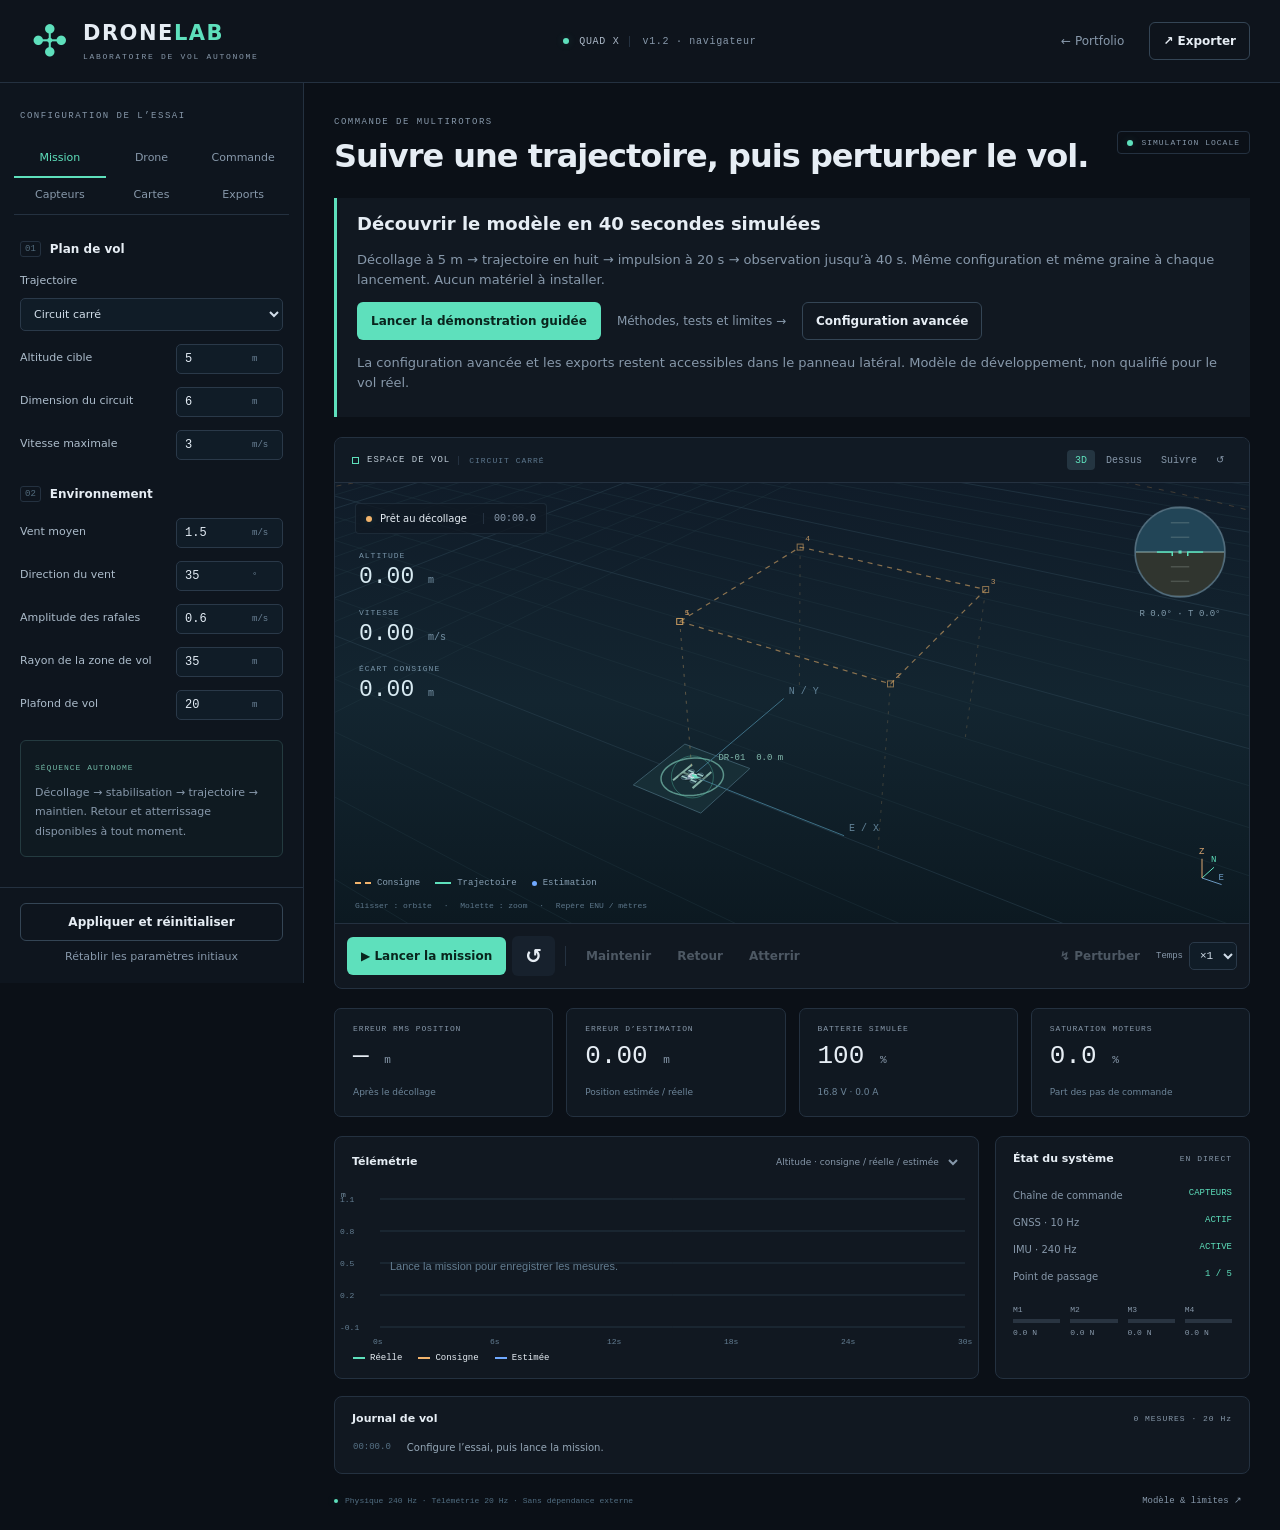
<file: projets/drone-lab/index.html>
<!doctype html>
<html lang="fr">
<head>
  <meta charset="utf-8"><meta name="viewport" content="width=device-width,initial-scale=1">
  <meta name="description" content="Laboratoire de vol autonome : simulation 3D de quadricoptères, hexacoptères et octocoptères, capteurs, commande en cascade et export C de référence.">
  <meta name="theme-color" content="#0b1017"><title>DroneLab — Laboratoire de vol autonome</title>
  <link rel="canonical" href="https://emmatchouya-source.github.io/portfolio/projets/drone-lab/">
  <meta property="og:title" content="DroneLab — Commande de multirotors en simulation"><meta property="og:description" content="Un scénario guidé de 40 secondes simulées : décollage, trajectoire, perturbation et mesures de suivi."><meta property="og:image" content="https://emmatchouya-source.github.io/portfolio/og.png"><meta property="og:type" content="website">
  <link rel="icon" href="data:image/svg+xml,%3Csvg xmlns='http://www.w3.org/2000/svg' viewBox='0 0 32 32'%3E%3Crect width='32' height='32' rx='8' fill='%230b1017'/%3E%3Cpath d='m8 8 16 16M8 24 24 8' stroke='%2357dfbc' stroke-width='3'/%3E%3C/svg%3E">
  <link rel="stylesheet" href="styles.css?v=audit-2026-11">
</head>
<body>
  <header class="topbar">
    <a class="brand" href="./" aria-label="DroneLab accueil"><span class="brand-icon">✣</span><span>DRONE<span class="accent">LAB</span><small>LABORATOIRE DE VOL AUTONOME</small></span></a>
    <div class="project-label"><span class="dot"></span><span id="airframeLabel">QUAD X</span> <span class="version">v1.2 · navigateur</span></div>
    <div class="header-actions"><a href="../../index.html#projets" class="text-link">← Portfolio</a><button id="openExport" class="button outline">↗ Exporter</button></div>
  </header>
  <div class="workspace">
    <aside class="sidebar">
      <div class="sidebar-heading"><span class="eyebrow">Configuration de l’essai</span><span id="dirtyBadge" class="badge" hidden>Modifié</span></div>
      <nav class="tabs" aria-label="Configuration">
        <button data-panel="mission" class="active" aria-selected="true">Mission</button><button data-panel="aircraft" aria-selected="false">Drone</button><button data-panel="control" aria-selected="false">Commande</button><button data-panel="sensors" aria-selected="false">Capteurs</button><button data-panel="hardware" aria-selected="false">Cartes</button><button data-panel="export" aria-selected="false">Exports</button>
      </nav>
      <div class="panel-scroll">
        <section id="panel-mission" class="panel active">
          <div class="section-title"><span>01</span><h2>Plan de vol</h2></div>
          <label class="field wide">Trajectoire<select id="mission"><option value="square">Circuit carré</option><option value="hover">Vol stationnaire</option><option value="circle">Orbite circulaire</option><option value="eight">Trajectoire en huit</option><option value="waypoints">Points de passage</option></select></label>
          <div id="mission-fields"></div>
          <div id="waypointEditor" hidden>
            <p class="hint">Coordonnées locales ENU, en mètres. Est / Nord / altitude.</p>
            <div id="waypointList"></div><button id="addWaypoint" class="button outline full">+ Ajouter un point</button>
          </div>
          <div class="section-title"><span>02</span><h2>Environnement</h2></div>
          <div id="environment-fields"></div>
          <div class="info-card"><span class="mini-label">SÉQUENCE AUTONOME</span><p>Décollage → stabilisation → trajectoire → maintien. Retour et atterrissage disponibles à tout moment.</p></div>
        </section>
        <section id="panel-aircraft" class="panel">
          <div class="section-title"><span>01</span><h2>Plateforme</h2></div>
          <label class="field wide">Géométrie du drone<select id="airframe"></select></label>
          <div id="framePreview" class="frame-preview"></div>
          <p class="hint">Aperçu des réglages. Appliquer pour changer le drone simulé. Repérage propre à DroneLab ; vérifier le câblage avant tout portage.</p>
          <label class="field wide">Gabarit de départ<select id="preset"><option value="standard">Standard · 1,5 kg</option><option value="micro">Léger · 250 g</option><option value="heavy">Lourd · 4 kg</option></select></label>
          <div id="aircraft-fields"></div>
          <div class="info-card"><span class="mini-label">MODÈLE À 6 DEGRÉS DE LIBERTÉ</span><p>Corps rigide, attitude par quaternion, 4 à 8 poussées indépendantes selon la géométrie, inerties, retard moteur, traînée et batterie simplifiées. Les inerties et la poussée par moteur se règlent séparément pour le montage étudié.</p></div>
          <a href="TACHES.md" class="text-link">Feuille de route des architectures ↗</a>
        </section>
        <section id="panel-control" class="panel">
          <div class="section-title"><span>01</span><h2>Architecture en cascade</h2></div>
          <div class="cascade"><span>Position</span><b>↓</b><span>Vitesse · PI + anticipation</span><b>↓</b><span>Attitude · quaternion</span><b>↓</b><span>Vitesses angulaires · PID</span><b>↓</b><span id="allocationLabel">Allocation des 4 moteurs</span></div>
          <label class="field wide">État utilisé par la commande<select id="feedback"><option value="estimate">Estimation à partir des capteurs</option><option value="truth">État physique exact · comparaison</option></select></label>
          <div id="control-fields"></div>
          <p class="hint">Les gains s’appliquent après réinitialisation. La saturation bloque l’intégration des deux boucles PI/PID.</p>
        </section>
        <section id="panel-sensors" class="panel">
          <div class="section-title"><span>01</span><h2>Chaîne de mesure</h2></div>
          <div id="sensor-fields"></div>
          <table class="sensor-spec"><thead><tr><th>Capteur</th><th>Cadence</th><th>Bruit σ × niveau</th></tr></thead><tbody>
            <tr><td>Gyroscope</td><td>240 Hz</td><td>0,002 rad/s</td></tr><tr><td>Accéléromètre</td><td>240 Hz</td><td>0,025 m/s²</td></tr><tr><td>GNSS position</td><td>10 Hz</td><td>0,12 m</td></tr><tr><td>GNSS vitesse</td><td>10 Hz</td><td>0,04 m/s</td></tr><tr><td>Baromètre</td><td>24 Hz</td><td>0,06 m</td></tr><tr><td>Magnétomètre</td><td>48 Hz</td><td>0,006 relatif</td></tr><tr><td>Télémètre sol</td><td>24 Hz</td><td>0,015 m · &lt;12 m</td></tr>
          </tbody></table>
          <div class="info-card"><span class="mini-label">ESTIMATEUR COMPLÉMENTAIRE</span><p>Propagation inertielle, correction gravité / magnétomètre, fusion GNSS, baromètre et télémètre. Biais gyro fixes simulés. Ce filtre n’est pas un EKF.</p></div>
          <div class="section-title"><span>02</span><h2>Injection de défauts</h2></div>
          <label class="toggle"><input id="gpsDropout" type="checkbox"><span>Couper le GNSS</span></label>
          <label class="field wide">Panne moteur<select id="motorFailure"><option value="-1">Aucune</option><option value="0">M1 · avant gauche</option><option value="1">M2 · arrière gauche</option><option value="2">M3 · arrière droit</option><option value="3">M4 · avant droit</option></select></label>
          <p class="hint">GNSS perdu &gt; 1,2 s : descente. Panne d’un moteur : descente tentée, sans réallocation après panne ; la stabilité n’est pas garantie, même avec 6 ou 8 moteurs.</p>
        </section>
        <section id="panel-hardware" class="panel">
          <div class="section-title"><span>01</span><h2>Carte de commande</h2></div>
          <p class="hint" id="boardCount">Catalogue de profils Arduino et compatibles.</p>
          <label class="field wide">Famille<select id="boardGroup"><option value="">Toutes les familles</option><option>Arduino 32 bits</option><option>Arduino 8 bits</option><option>Compatibles Arduino</option></select></label>
          <div class="board-picker">
            <label class="field wide" for="boardSelect">Carte Arduino<input type="search" id="boardSelect" role="combobox" aria-autocomplete="list" aria-expanded="false" aria-controls="boardOptions" placeholder="Rechercher ou choisir une carte…" autocomplete="off" aria-describedby="boardCount boardHelp"></label>
            <ul id="boardOptions" role="listbox" aria-label="Cartes proposées" hidden></ul>
          </div>
          <p id="boardHelp" class="hint" role="status" hidden></p>
          <label class="toggle"><input id="customBoardToggle" type="checkbox"><span>Autre carte / variante STM32</span></label>
          <div id="customBoardFields" hidden>
            <label class="field wide">Nom de la carte<input id="customBoardName" type="text" maxlength="80" placeholder="Ma carte STM32"></label>
            <label class="field wide">FQBN de l’IDE Arduino<input id="customBoardFqbn" type="text" maxlength="200" placeholder="fabricant:architecture:carte"></label>
            <label class="toggle"><input id="customBoardLimited" type="checkbox"><span>Profil limité / 8 bits</span></label>
            <p class="hint">Copier l’identifiant exact obtenu avec Arduino CLI ou le fabricant, avec les options du microcontrôleur si nécessaires.</p>
          </div>
          <div id="boardDetails" class="board-details" aria-live="polite" hidden></div>
          <div class="section-title"><span>02</span><h2>Projet Arduino</h2></div>
          <button id="openAgent" class="button primary full">Installer et téléverser depuis cette page</button>
          <p class="hint">Windows 10 / 11 · Une première installation, puis tout se pilote ici.</p>
          <button id="exportArduino" class="button outline full">↓ Télécharger le projet .zip</button>
          <p class="hint">Décompresser, ouvrir le fichier .ino, choisir la carte et le port USB dans Arduino IDE, puis compiler et téléverser.</p>
          <div class="info-card amber"><span class="mini-label">PROJET DE BANC ET DE PORTAGE</span><p>Le programme téléversable contient la commande, un test de temps de calcul et les interfaces à compléter. Les sorties moteurs restent inactives. Pilotes capteurs, estimation, câblage et ESC ne sont pas validés.</p></div>
          <a id="boardSource" class="text-link" href="https://www.arduino.cc/hardware" target="_blank" rel="noopener">Source fabricant ↗</a>
          <p class="hint">Un profil de compilation ne garantit ni la cadence en temps réel ni l’aptitude d’un montage au vol. Les clones et variantes peuvent nécessiter un profil personnalisé.</p>
        </section>
        <section id="panel-export" class="panel">
          <div class="section-title"><span>01</span><h2>Résultats & code</h2></div>
          <p class="hint">Télécharge les paramètres de l’essai, les mesures ou le contrôleur de référence.</p>
          <button id="exportConfig" class="export-card"><span>{ }</span><div><b>Configuration JSON</b><small>Drone, gains, environnement, mission</small></div><i>↓</i></button>
          <button id="exportCsv" class="export-card"><span>≋</span><div><b>Télémétrie CSV</b><small>20 Hz · jusqu’à 10 minutes récentes</small></div><i>↓</i></button>
          <button id="exportReport" class="export-card"><span>↗</span><div><b>Rapport d’essai JSON</b><small>Résultats, événements et limites</small></div><i>↓</i></button>
          <button id="exportC" class="export-card"><span>C</span><div><b>Contrôleur C99</b><small>Position, attitude, PID et allocation</small></div><i>↓</i></button>
          <button id="openHardware" class="export-card"><span>µ</span><div><b>Projet Arduino .zip</b><small>Choisir la carte et préparer le portage</small></div><i>→</i></button>
          <label class="button outline full import-label">↑ Importer une configuration<input type="file" id="importConfig" accept=".json,application/json" hidden></label>
          <div class="info-card amber"><span class="mini-label">PÉRIMÈTRE DU CODE EXPORTÉ</span><p>Le fichier C contient la loi de commande et les paramètres. Les pilotes capteurs, l’estimateur, les sorties ESC et le superviseur de vol dépendent du matériel et restent à intégrer.</p></div>
          <a href="README.md" class="text-link">Consulter la documentation technique ↗</a>
        </section>
      </div>
      <div id="configActions" class="sidebar-footer"><button id="applyConfig" class="button outline full">Appliquer et réinitialiser</button><button id="defaults" class="quiet">Rétablir les paramètres initiaux</button></div>
    </aside>
    <main class="main">
      <div class="titlebar"><div><span class="eyebrow">Commande de multirotors</span><h1>Suivre une trajectoire, puis perturber le vol.</h1></div><span class="simulation-tag"><span class="dot"></span>SIMULATION LOCALE</span></div>
      <section class="guided-demo" aria-labelledby="demoTitle">
        <h2 id="demoTitle">Découvrir le modèle en 40 secondes simulées</h2>
        <p>Décollage à 5 m → trajectoire en huit → impulsion à 20 s → observation jusqu’à 40 s. Même configuration et même graine à chaque lancement. Aucun matériel à installer.</p>
        <div class="demo-actions"><button id="startDemo" class="button primary">Lancer la démonstration guidée</button><a href="documentation.html" class="text-link">Méthodes, tests et limites →</a><button id="demoConfig" class="button outline">Configuration avancée</button></div>
        <p id="demoStatus" role="status">La configuration avancée et les exports restent accessibles dans le panneau latéral. Modèle de développement, non qualifié pour le vol réel.</p>
        <div id="demoResults" hidden></div>
      </section>
      <section class="scene-card" aria-label="Vue 3D du drone">
        <div class="scene-toolbar"><div class="scene-title"><span class="live-square"></span>ESPACE DE VOL <span id="missionLabel">CIRCUIT CARRÉ</span></div><div class="view-buttons"><button id="orbitView" class="active" title="Vue en perspective">3D</button><button id="topView" title="Vue de dessus">Dessus</button><button id="followView" aria-pressed="false" title="Suivre le drone">Suivre</button><button id="resetView" title="Recentrer la caméra">↺</button></div></div>
        <div class="viewport"><canvas id="scene" aria-label="Vue 3D interactive. Glisser pour tourner la caméra, molette pour zoomer."></canvas>
          <div class="scene-status"><span class="dot" id="statusDot"></span><strong id="flightStatus">Prêt au décollage</strong><span id="elapsed">00:00.0</span></div>
          <div class="scene-metrics"><div><span>ALTITUDE</span><strong id="altitudeValue">0.00 <small>m</small></strong></div><div><span>VITESSE</span><strong id="speedValue">0.00 <small>m/s</small></strong></div><div><span>ÉCART CONSIGNE</span><strong id="errorValue">0.00 <small>m</small></strong></div></div>
          <div class="scene-legend"><span><i class="line planned"></i>Consigne</span><span><i class="line flown"></i>Trajectoire</span><span><i class="point"></i>Estimation</span></div>
          <div class="camera-help">Glisser : orbite <span>·</span> Molette : zoom <span>·</span> Repère ENU / mètres</div>
          <div class="horizon"><canvas id="attitude" width="132" height="132" aria-label="Horizon artificiel"></canvas><span id="attitudeText">R 0.0° · T 0.0°</span></div>
        </div>
        <div class="transport"><div class="transport-main"><button id="play" class="button primary">▶ Lancer la mission</button><button id="reset" class="button icon" title="Réinitialiser l’essai" aria-label="Réinitialiser l’essai">↺</button><span class="divider"></span><button id="hold" class="button subtle">Maintenir</button><button id="rtl" class="button subtle">Retour</button><button id="land" class="button subtle">Atterrir</button></div><div class="transport-extra"><button id="disturb" class="button subtle" title="Appliquer une perturbation de vitesse et rotation">↯ Perturber</button><label class="speed-select">Temps<select id="timescale" aria-label="Vitesse de simulation"><option value="1">×1</option><option value="2">×2</option><option value="4">×4</option></select></label></div></div>
      </section>
      <section class="kpi-grid" aria-label="Indicateurs d’essai">
        <div class="kpi"><span>ERREUR RMS POSITION</span><strong id="rmsValue">— <small>m</small></strong><small id="rmsNote">Après le décollage</small></div>
        <div class="kpi"><span>ERREUR D’ESTIMATION</span><strong id="estValue">0.00 <small>m</small></strong><small>Position estimée / réelle</small></div>
        <div class="kpi"><span>BATTERIE SIMULÉE</span><strong id="batteryValue">100 <small>%</small></strong><small id="powerValue">16.8 V · 0.0 A</small></div>
        <div class="kpi"><span>SATURATION MOTEURS</span><strong id="saturationValue">0.0 <small>%</small></strong><small>Part des pas de commande</small></div>
      </section>
      <section class="analysis-grid">
        <div class="chart-card"><div class="card-header"><h2>Télémétrie</h2><select id="chartType" aria-label="Courbe de télémétrie"><option value="altitude">Altitude · consigne / réelle / estimée</option><option value="attitude">Attitude · roulis / tangage / lacet</option><option value="motors">Poussées moteurs</option><option value="error">Erreur de suivi</option></select></div><canvas id="chart" aria-label="Courbes des trente dernières secondes"></canvas><div id="chartLegend" class="chart-legend"></div></div>
        <div class="health-card"><div class="card-header"><h2>État du système</h2><span class="mini-label">EN DIRECT</span></div><div class="health-row"><span>Chaîne de commande</span><b id="feedbackStatus">CAPTEURS</b></div><div class="health-row"><span>GNSS · 10 Hz</span><b id="gpsStatus">ACTIF</b></div><div class="health-row"><span>IMU · 240 Hz</span><b id="imuStatus">ACTIVE</b></div><div class="health-row"><span>Point de passage</span><b id="waypointStatus">—</b></div><div class="motor-bars" id="motorBars"></div></div>
      </section>
      <section class="event-card"><div class="card-header"><h2>Journal de vol</h2><span class="mini-label" id="sampleCount">0 MESURE</span></div><ol id="eventLog"><li><time>00:00</time><span>Configure l’essai, puis lance la mission.</span></li></ol></section>
      <footer class="main-footer"><span><i class="dot"></i>Physique 240 Hz · Télémétrie 20 Hz · Sans dépendance externe</span><button id="about" class="quiet">Modèle & limites ↗</button></footer>
    </main>
  </div>
  <div id="toast" role="status" aria-live="polite" hidden></div>
  <dialog id="aboutDialog"><div class="dialog-head"><h2>Un laboratoire pour développer la commande.</h2><button id="closeAbout" class="button icon" aria-label="Fermer">×</button></div><p>DroneLab simule des quadricoptères, hexacoptères et octocoptères plans à six degrés de liberté. La scène 3D représente le véritable état calculé par la dynamique. La commande utilise par défaut un état estimé à partir des capteurs simulés.</p><p>Les modèles de poussée, vent, traînée, capteurs et batterie sont simplifiés et non identifiés sur un drone réel. Le filtre complémentaire peut dériver, notamment pendant des accélérations soutenues ou sans GNSS.</p><p>Le contrôleur C exporté est une base de développement. Il ne constitue pas un micrologiciel de vol complet. L’intégration matérielle, les essais avec simulateur externe et contrôleur réel, les essais sur banc puis en vol restent à réaliser.</p><p>Pas de liaison avec un drone réel, de traitement caméra, d’évitement d’obstacles, de CFD, de SITL PX4 ou d’HIL dans cette version.</p><p>Références : <a href="https://docs.px4.io/main/en/flight_stack/controller_diagrams" target="_blank" rel="noopener">architecture de commande PX4</a> · <a href="https://docs.px4.io/main/en/simulation/" target="_blank" rel="noopener">validation par simulation</a>.</p><a class="button outline" href="README.md">Documentation technique</a></dialog>
  <dialog id="agentDialog" aria-labelledby="agentTitle">
    <div class="dialog-head"><h2 id="agentTitle">Ta carte, depuis DroneLab.</h2><button id="closeAgent" class="button icon" aria-label="Fermer">×</button></div>
    <p>Installe l’agent une fois, puis prépare et téléverse le programme depuis cette page. Arduino IDE n’est pas nécessaire.</p>
    <ol class="agent-steps">
      <li><b>Télécharge et ouvre l’installateur.</b><p>Ouvre le fichier téléchargé et garde la fenêtre de l’agent ouverte. Installation dans ton compte, sans commande à saisir.</p><a id="agentDownload" class="button primary" href="https://github.com/emmatchouya-source/portfolio/releases/download/dronelab-agent-v1.1.0/DroneLab-Agent-Setup.exe">↓ Installer l’agent 1.1 · Windows x64 · 28 Mo</a><p class="hint">Mise à jour : ferme l’ancienne fenêtre de l’agent avant d’ouvrir l’installateur. Déjà installé ? <a href="dronelab-agent:open">Ouvrir DroneLab Agent</a></p></li>
      <li><b>Connecte l’agent.</b><p>Autorise l’accès local si le navigateur le demande, puis accepte la connexion dans la fenêtre de l’agent.</p><div class="agent-connection-row"><button id="agentConnect" class="button outline">Connecter l’agent</button><span id="agentConnection" class="agent-connection" data-state="offline" role="status" aria-live="polite" aria-atomic="true">Agent non connecté</span></div></li>
      <li><b>Branche la carte en USB.</b><p>La carte choisie dans le panneau Cartes sera utilisée avec tes paramètres appliqués.</p><p id="agentTarget" class="hint"></p><label for="agentPort">Port USB</label><div class="agent-port-row"><select id="agentPort"><option value="">Connecte l’agent pour voir les ports</option></select><button id="agentPortsRefresh" class="button outline" aria-label="Actualiser les ports USB">Actualiser</button></div><div class="agent-actions"><button id="agentPrepare" class="button outline">1. Préparer et compiler</button><button id="agentUpload" class="button primary">2. Téléverser sur la carte</button></div><p class="hint">Le téléversement remplace le programme présent sur la carte. Les sorties moteurs du programme de banc restent inactives.</p></li>
    </ol>
    <p id="agentStatus" role="status" aria-live="polite">Agent non connecté.</p>
    <button id="agentResume" class="button outline" hidden>Reprendre le suivi</button>
    <details class="agent-journal"><summary>Journal de préparation et de téléversement</summary><pre id="agentLog">Le journal apparaîtra ici.</pre></details>
    <p id="agentPlatform" class="hint amber-text" hidden>L’installateur proposé fonctionne sur Windows x64. Une version macOS / Linux n’est pas encore proposée.</p>
    <p class="hint">L’agent ne demande pas de droits administrateur. Certains pilotes USB ou les règles de ton entreprise peuvent en nécessiter. Cet exécutable n’est pas signé : Windows peut afficher une vérification ou en bloquer l’ouverture. <a href="https://github.com/emmatchouya-source/portfolio/releases/tag/dronelab-agent-v1.1.0" target="_blank" rel="noopener">Version et empreinte SHA-256 ↗</a></p>
  </dialog>
  <noscript>Active JavaScript pour utiliser le simulateur DroneLab.</noscript><script type="module" src="app.js?v=audit-2026-11"></script>
</body></html>
</file>
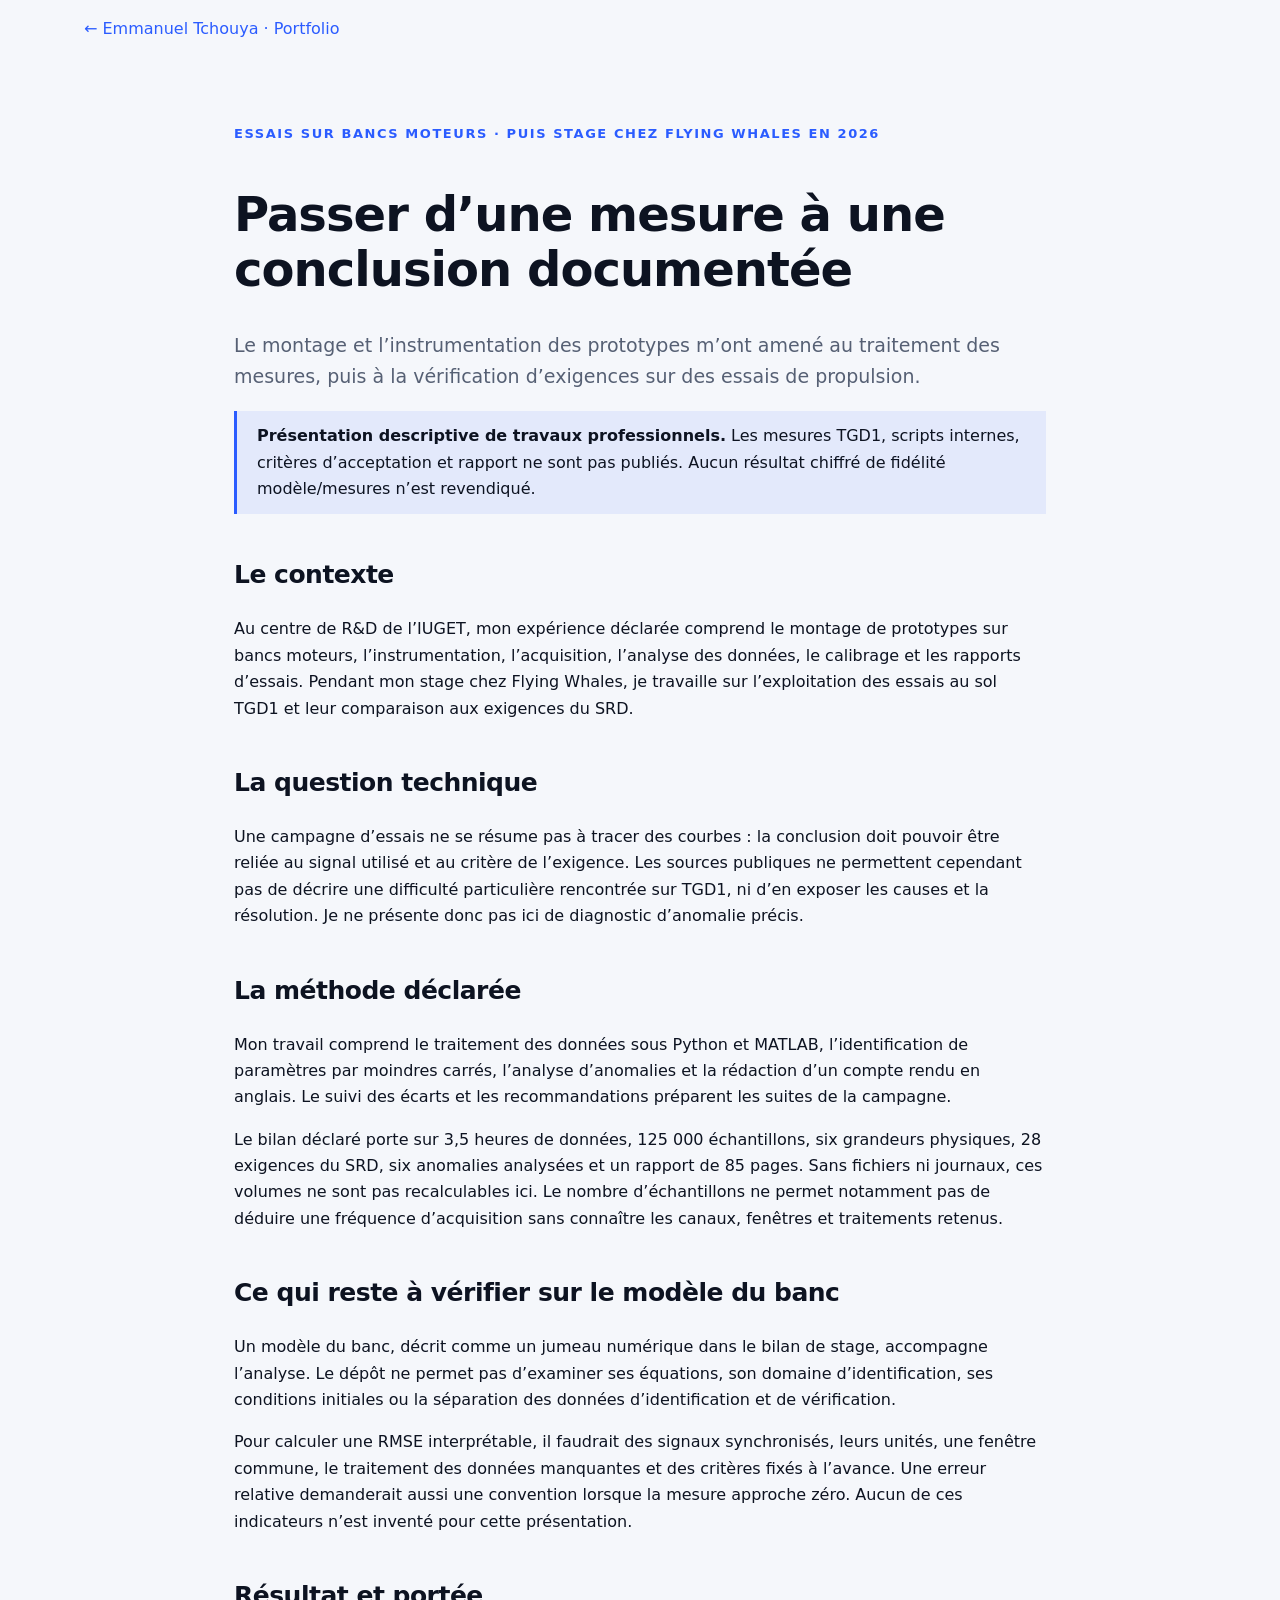
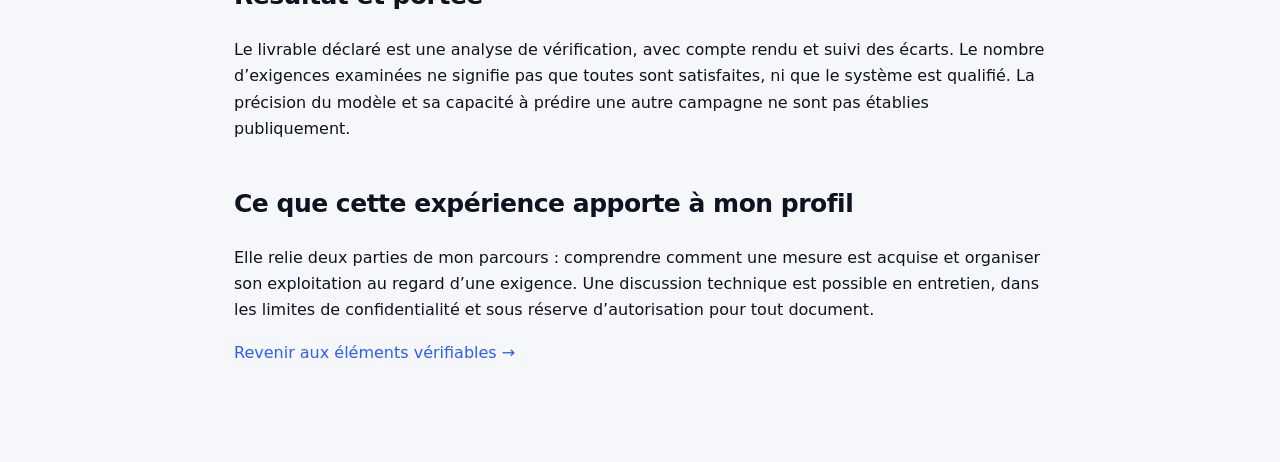
<file: projets/essais/index.html>
<!doctype html>
<html lang="fr">
<head>
<meta charset="utf-8"><meta name="viewport" content="width=device-width,initial-scale=1">
<title>Essais TGD1 et bancs moteurs — Emmanuel Tchouya</title>
<meta name="description" content="Du montage sur banc à l’analyse de mesures et à la vérification d’exigences. Présentation descriptive d’un travail confidentiel, sans précision de modèle inventée.">
<link rel="canonical" href="https://emmatchouya-source.github.io/portfolio/projets/essais/">
<meta property="og:title" content="Essais et vérification — Emmanuel Tchouya"><meta property="og:description" content="Traitement des mesures, identification et compte rendu de vérification. Démarche et limites de la présentation publique."><meta property="og:image" content="https://emmatchouya-source.github.io/portfolio/og.png"><meta property="og:type" content="article">
<link rel="icon" href="../../favicon.svg" type="image/svg+xml"><link rel="stylesheet" href="../../style.css?v=audit-2026-11">
</head>
<body><a class="skip" href="#contenu">Aller au contenu</a><header class="wrap"><p><a href="../../index.html#p-essais">← Emmanuel Tchouya · Portfolio</a></p></header>
<main class="case-study" id="contenu">
<p class="eyebrow">Essais sur bancs moteurs · puis stage chez Flying Whales en 2026</p>
<h1>Passer d’une mesure à une conclusion documentée</h1>
<p class="lead">Le montage et l’instrumentation des prototypes m’ont amené au traitement des mesures, puis à la vérification d’exigences sur des essais de propulsion.</p>
<p class="case-status"><strong>Présentation descriptive de travaux professionnels.</strong> Les mesures TGD1, scripts internes, critères d’acceptation et rapport ne sont pas publiés. Aucun résultat chiffré de fidélité modèle/mesures n’est revendiqué.</p>

<h2>Le contexte</h2>
<p>Au centre de R&amp;D de l’IUGET, mon expérience déclarée comprend le montage de prototypes sur bancs moteurs, l’instrumentation, l’acquisition, l’analyse des données, le calibrage et les rapports d’essais. Pendant mon stage chez Flying Whales, je travaille sur l’exploitation des essais au sol TGD1 et leur comparaison aux exigences du SRD.</p>

<h2>La question technique</h2>
<p>Une campagne d’essais ne se résume pas à tracer des courbes : la conclusion doit pouvoir être reliée au signal utilisé et au critère de l’exigence. Les sources publiques ne permettent cependant pas de décrire une difficulté particulière rencontrée sur TGD1, ni d’en exposer les causes et la résolution. Je ne présente donc pas ici de diagnostic d’anomalie précis.</p>

<h2>La méthode déclarée</h2>
<p>Mon travail comprend le traitement des données sous Python et MATLAB, l’identification de paramètres par moindres carrés, l’analyse d’anomalies et la rédaction d’un compte rendu en anglais. Le suivi des écarts et les recommandations préparent les suites de la campagne.</p>
<p>Le bilan déclaré porte sur 3,5 heures de données, 125 000 échantillons, six grandeurs physiques, 28 exigences du SRD, six anomalies analysées et un rapport de 85 pages. Sans fichiers ni journaux, ces volumes ne sont pas recalculables ici. Le nombre d’échantillons ne permet notamment pas de déduire une fréquence d’acquisition sans connaître les canaux, fenêtres et traitements retenus.</p>

<h2>Ce qui reste à vérifier sur le modèle du banc</h2>
<p>Un modèle du banc, décrit comme un jumeau numérique dans le bilan de stage, accompagne l’analyse. Le dépôt ne permet pas d’examiner ses équations, son domaine d’identification, ses conditions initiales ou la séparation des données d’identification et de vérification.</p>
<p>Pour calculer une RMSE interprétable, il faudrait des signaux synchronisés, leurs unités, une fenêtre commune, le traitement des données manquantes et des critères fixés à l’avance. Une erreur relative demanderait aussi une convention lorsque la mesure approche zéro. Aucun de ces indicateurs n’est inventé pour cette présentation.</p>

<h2>Résultat et portée</h2>
<p>Le livrable déclaré est une analyse de vérification, avec compte rendu et suivi des écarts. Le nombre d’exigences examinées ne signifie pas que toutes sont satisfaites, ni que le système est qualifié. La précision du modèle et sa capacité à prédire une autre campagne ne sont pas établies publiquement.</p>
<h2>Ce que cette expérience apporte à mon profil</h2>
<p>Elle relie deux parties de mon parcours : comprendre comment une mesure est acquise et organiser son exploitation au regard d’une exigence. Une discussion technique est possible en entretien, dans les limites de confidentialité et sous réserve d’autorisation pour tout document.</p>
<p><a href="../../index.html#preuves">Revenir aux éléments vérifiables →</a></p>
</main></body></html>
</file>
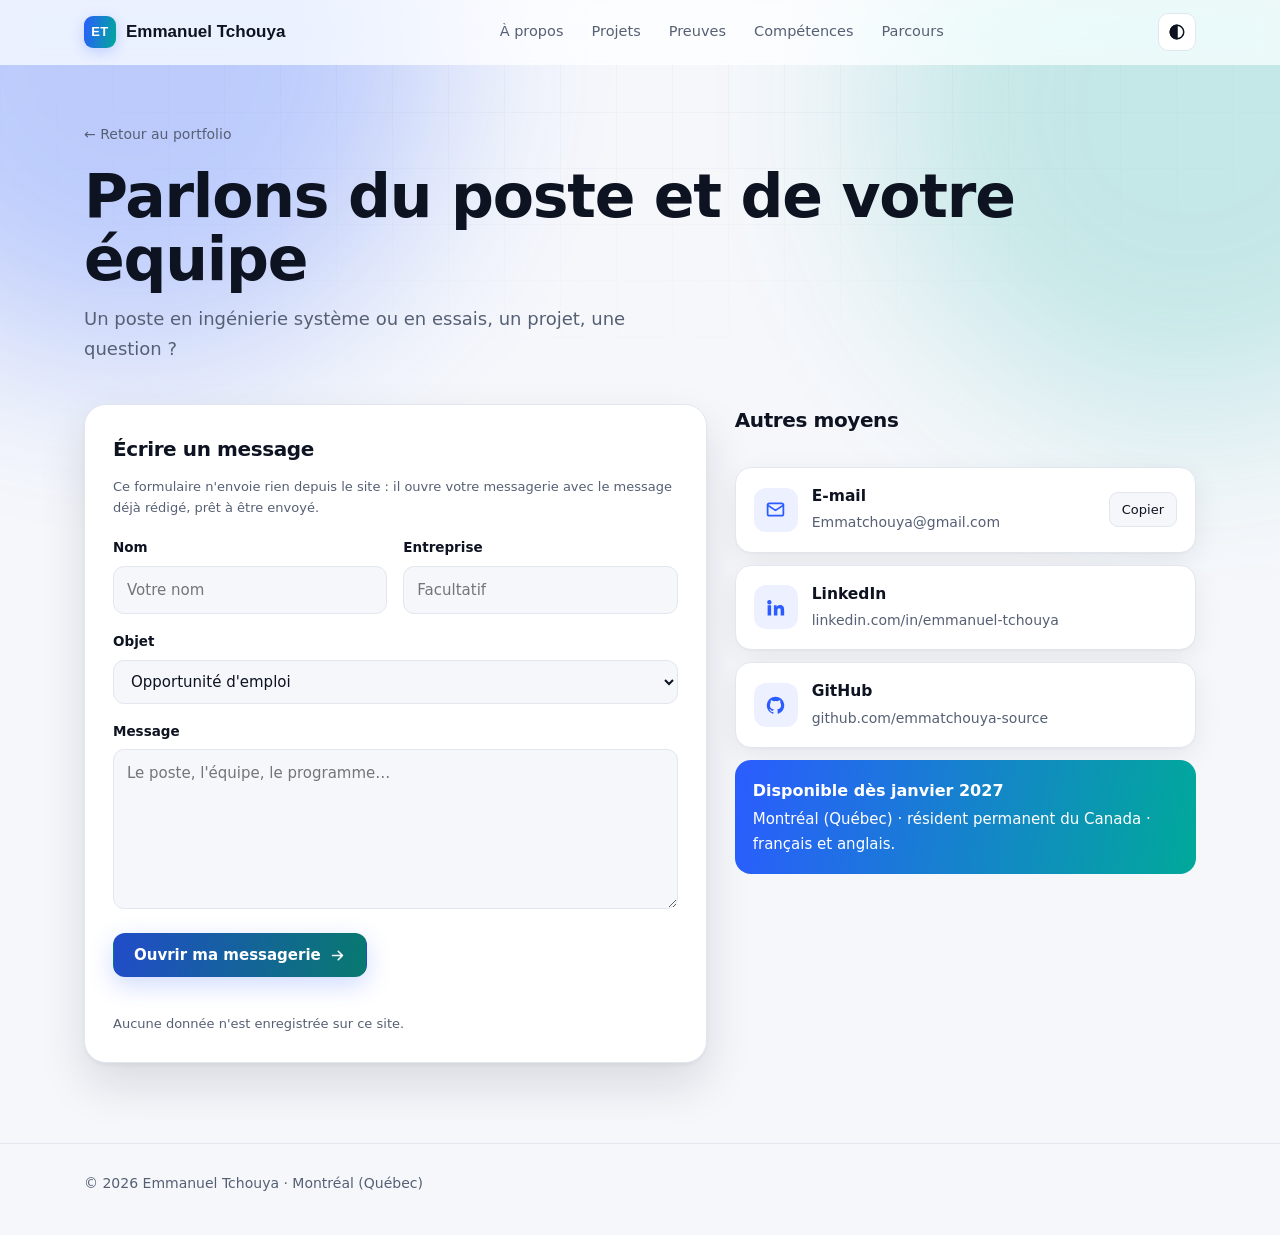
<file: contact.html>
<!doctype html>
<html lang="fr">
<head>
<meta charset="utf-8">
<meta name="viewport" content="width=device-width, initial-scale=1">
<title>Contact — Emmanuel Tchouya</title>
<meta name="description" content="Contacter Emmanuel Tchouya — ingénierie système et essais en aéronautique, Montréal. Disponible janvier 2027.">
<link rel="canonical" href="https://emmatchouya-source.github.io/portfolio/contact.html">
<meta property="og:title" content="Contact — Emmanuel Tchouya">
<meta property="og:description" content="Ingénierie système et essais en aéronautique, Montréal. Disponible janvier 2027.">
<meta property="og:image" content="https://emmatchouya-source.github.io/portfolio/og.png">
<meta name="twitter:card" content="summary_large_image">
<meta name="theme-color" content="#2b5cff">
<link rel="icon" href="favicon.svg" type="image/svg+xml">
<script>document.documentElement.classList.add('js');try{var t=localStorage.getItem('pfTheme');if(t==='light'||t==='dark')document.documentElement.dataset.theme=t}catch(e){}</script>
<link rel="stylesheet" href="style.css?v=audit-2026-11">
</head>
<body>
<a class="skip" href="#contenu">Aller au contenu</a>
<div class="bg-grid"></div><div class="bg-blob b1"></div><div class="bg-blob b2"></div>

<nav id="nav" aria-label="Navigation principale">
  <div class="wrap">
    <a class="brand" href="index.html" data-same-tab aria-label="Accueil"><span class="mark">ET</span>Emmanuel Tchouya</a>
    <ul id="navLinks">
      <li><a data-same-tab href="index.html#apropos">À propos</a></li>
      <li><a data-same-tab href="index.html#projets">Projets</a></li>
      <li><a data-same-tab href="index.html#preuves">Preuves</a></li>
      <li><a data-same-tab href="index.html#competences">Compétences</a></li>
      <li><a data-same-tab href="index.html#parcours">Parcours</a></li>
    </ul>
    <div class="nav-actions">
      <button class="icon-btn" id="themeBtn" aria-label="Changer de thème" title="Thème"></button>
      <button class="icon-btn menu-btn" id="menuBtn" type="button" aria-label="Ouvrir le menu" aria-expanded="false" aria-controls="navLinks"><svg viewBox="0 0 24 24" fill="none" stroke="currentColor" stroke-width="2" stroke-linecap="round" aria-hidden="true"><path d="M4 7h16M4 12h16M4 17h16"/></svg></button>
    </div>
  </div>
</nav>

<main class="page" id="contenu">
  <div class="wrap">
    <a class="back reveal" href="index.html" data-same-tab>← Retour au portfolio</a>
    <h1 class="reveal" style="--d:.06s">Parlons du poste et de votre équipe</h1>
    <p class="lead reveal" style="--d:.12s">Un poste en ingénierie système ou en essais, un projet, une question ?</p>

    <div class="contact-grid">
      <form class="form reveal" id="form" novalidate style="--d:.16s">
        <h2>Écrire un message</h2>
        <p class="hint top">Ce formulaire n'envoie rien depuis le site : il ouvre votre messagerie avec le message déjà rédigé, prêt à être envoyé.</p>
        <div class="row2">
          <div class="f"><label for="nom">Nom</label><input id="nom" autocomplete="name" placeholder="Votre nom" required></div>
          <div class="f"><label for="org">Entreprise</label><input id="org" autocomplete="organization" placeholder="Facultatif"></div>
        </div>
        <div class="f"><label for="objet">Objet</label>
          <select id="objet">
            <option>Opportunité d'emploi</option>
            <option>Stage ou projet</option>
            <option>Question sur un projet du portfolio</option>
            <option>Autre</option>
          </select></div>
        <div class="f"><label for="msg">Message</label><textarea id="msg" placeholder="Le poste, l'équipe, le programme…" required></textarea></div>
        <button class="btn primary" type="submit">Ouvrir ma messagerie <svg class="arr" viewBox="0 0 24 24" fill="none" stroke="currentColor" stroke-width="2.2" stroke-linecap="round" stroke-linejoin="round"><path d="M5 12h14M13 6l6 6-6 6"/></svg></button>
        <p class="err" id="err" role="alert"></p>
        <p class="hint">Aucune donnée n'est enregistrée sur ce site.</p>
      </form>

      <div class="channels reveal" style="--d:.24s">
        <h2>Autres moyens</h2>
        <div class="channel">
          <div class="ic"><svg viewBox="0 0 24 24" fill="none" stroke="currentColor" stroke-width="2" stroke-linecap="round" stroke-linejoin="round"><rect x="3" y="5" width="18" height="14" rx="2"/><path d="m3 7 9 6 9-6"/></svg></div>
          <a href="mailto:Emmatchouya@gmail.com"><b>E-mail</b><span>Emmatchouya@gmail.com</span></a>
          <button class="copy" id="copy" type="button">Copier</button>
        </div>
        <a class="channel" href="https://www.linkedin.com/in/emmanuel-tchouya">
          <div class="ic"><svg viewBox="0 0 24 24" fill="currentColor"><path d="M4.98 3.5a2.5 2.5 0 1 1 0 5 2.5 2.5 0 0 1 0-5ZM3 9.5h4V21H3V9.5Zm6.5 0h3.8v1.6h.06c.53-1 1.83-2.06 3.77-2.06 4.03 0 4.77 2.65 4.77 6.1V21h-4v-5.2c0-1.24-.02-2.84-1.73-2.84-1.73 0-2 1.35-2 2.75V21h-4V9.5Z"/></svg></div>
          <div><b>LinkedIn</b><span>linkedin.com/in/emmanuel-tchouya</span></div>
        </a>
        <a class="channel" href="https://github.com/emmatchouya-source">
          <div class="ic"><svg viewBox="0 0 24 24" fill="currentColor"><path d="M12 2a10 10 0 0 0-3.16 19.49c.5.09.68-.22.68-.48v-1.7c-2.78.6-3.37-1.34-3.37-1.34-.45-1.16-1.11-1.47-1.11-1.47-.91-.62.07-.6.07-.6 1 .07 1.53 1.03 1.53 1.03.9 1.52 2.34 1.08 2.91.83.09-.65.35-1.08.63-1.33-2.22-.25-4.55-1.11-4.55-4.94 0-1.09.39-1.98 1.03-2.68-.1-.25-.45-1.27.1-2.65 0 0 .84-.27 2.75 1.02a9.5 9.5 0 0 1 5 0c1.91-1.29 2.75-1.02 2.75-1.02.55 1.38.2 2.4.1 2.65.64.7 1.03 1.59 1.03 2.68 0 3.84-2.34 4.68-4.57 4.93.36.31.68.92.68 1.85v2.74c0 .27.18.58.69.48A10 10 0 0 0 12 2Z"/></svg></div>
          <div><b>GitHub</b><span>github.com/emmatchouya-source</span></div>
        </a>
        <div class="avail"><b>Disponible dès janvier 2027</b>Montréal (Québec) · résident permanent du Canada · français et anglais.</div>
      </div>
    </div>
  </div>
</main>

<footer>
  <div class="wrap"><span>© <span id="year"></span> Emmanuel Tchouya · Montréal (Québec)</span></div>
</footer>

<script src="main.js?v=audit-2026-11"></script>
<script>
const EMAIL = 'Emmatchouya@gmail.com';
function buildMailDraft(nom,org,objet,msg){
  const subject = `${objet} — ${nom}${org ? ' (' + org + ')' : ''}`;
  const body = `${msg}\n\n${nom}${org ? '\n' + org : ''}`;
  return `mailto:${EMAIL}?subject=${encodeURIComponent(subject)}&body=${encodeURIComponent(body)}`;
}
document.getElementById('form').addEventListener('submit', e => {
  e.preventDefault();
  const nom = document.getElementById('nom').value.trim(), org = document.getElementById('org').value.trim();
  const objet = document.getElementById('objet').value, msg = document.getElementById('msg').value.trim();
  const err = document.getElementById('err');
  if (!nom || !msg){ err.textContent = 'Indiquez au moins votre nom et un message.'; document.getElementById(!nom ? 'nom' : 'msg').focus(); return; }
  err.textContent = '';
  window.location.href = buildMailDraft(nom,org,objet,msg);
});
document.getElementById('copy').addEventListener('click', async e => {
  const b = e.currentTarget;
  try { await navigator.clipboard.writeText(EMAIL); b.textContent = 'Copié ✓'; }
  catch (x) { b.textContent = 'Sélectionnez l\'adresse'; }
  setTimeout(() => b.textContent = 'Copier', 1800);
});
</script>
</body>
</html>
</file>
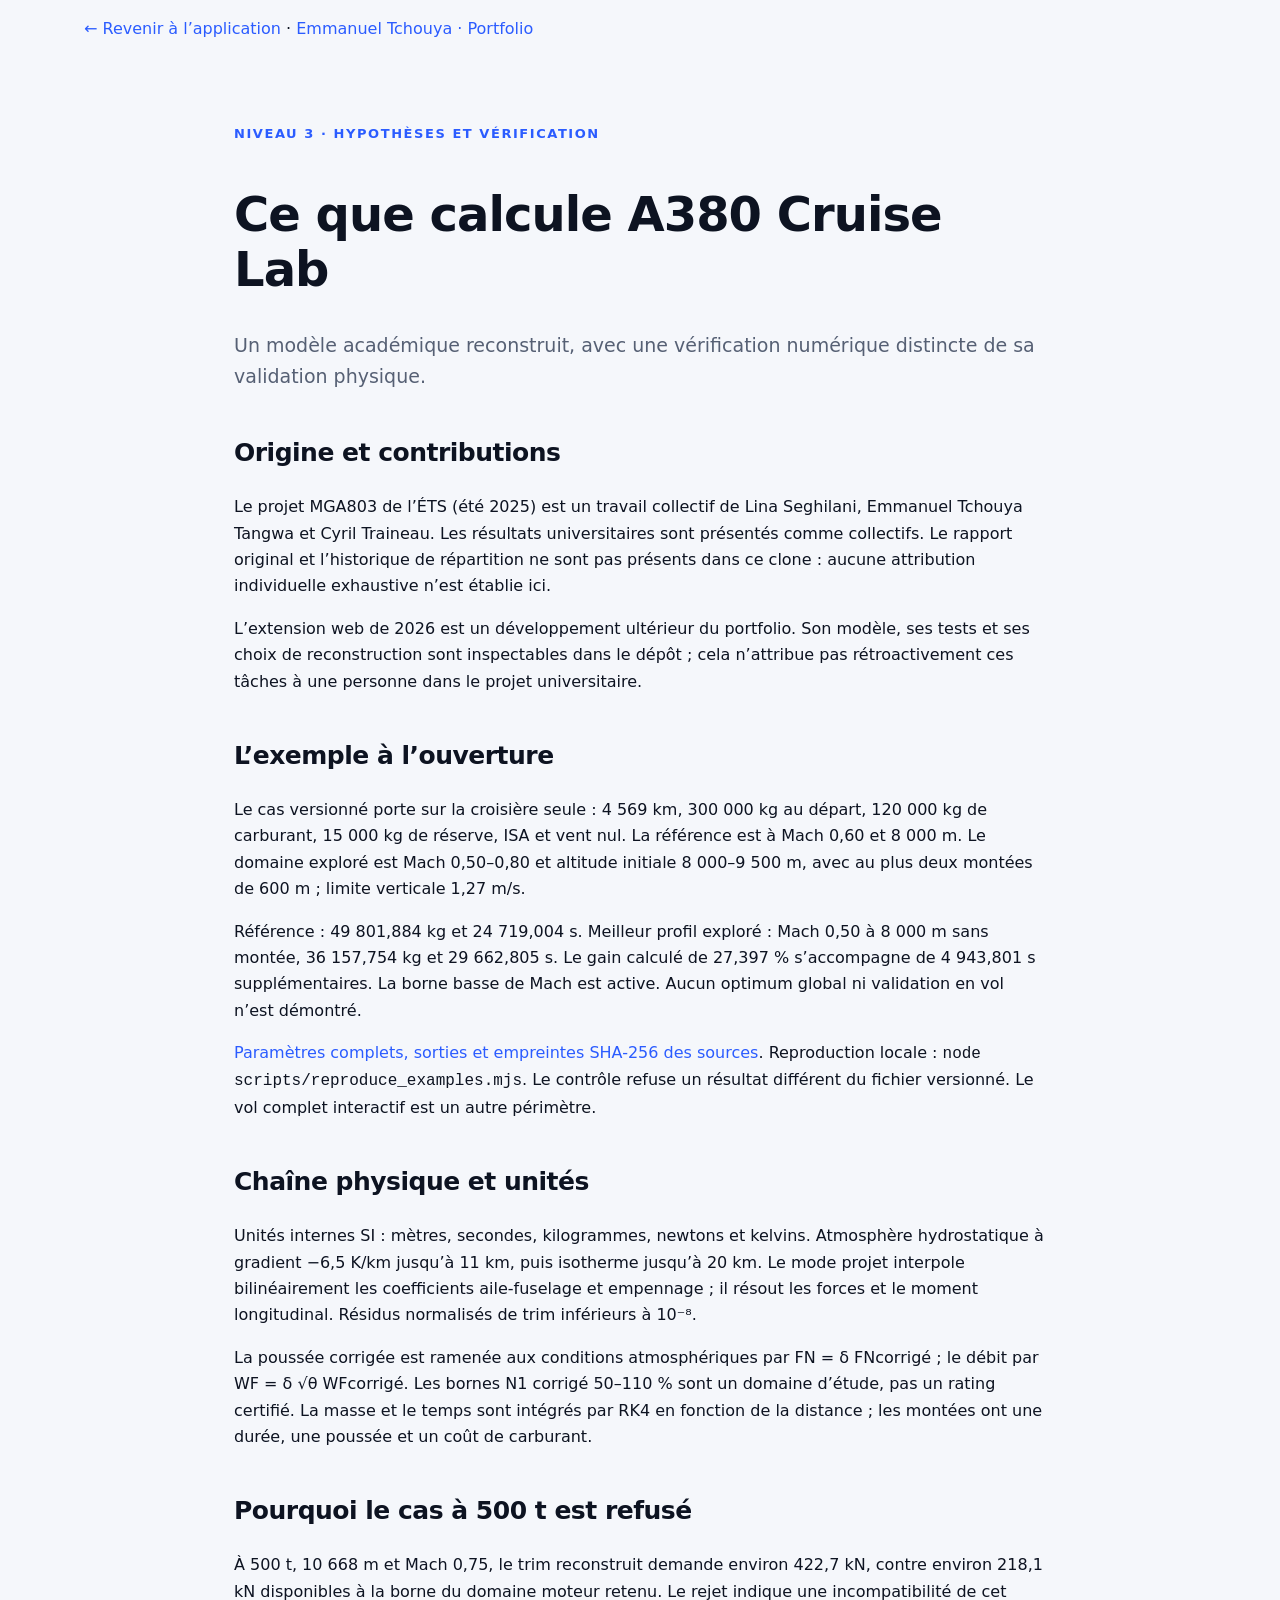
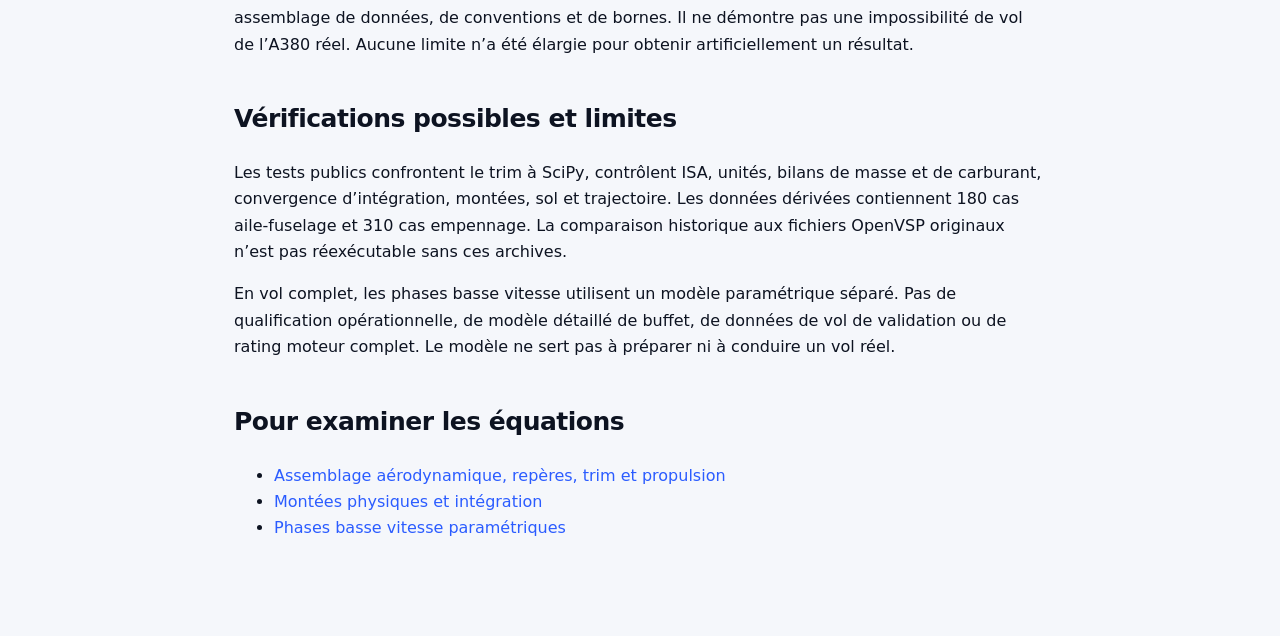
<file: projets/a380-lab/documentation.html>
<!doctype html><html lang="fr"><head><meta charset="utf-8"><meta name="viewport" content="width=device-width,initial-scale=1"><title>A380 Cruise Lab — Documentation scientifique</title><meta name="description" content="Paramètres de référence, méthode de calcul, vérifications et limites du modèle a380-lab."><link rel="canonical" href="https://emmatchouya-source.github.io/portfolio/projets/a380-lab/documentation.html"><meta property="og:title" content="A380 Cruise Lab — Documentation scientifique"><meta property="og:description" content="Hypothèses, résultats reproductibles et limites de validation."><meta property="og:image" content="https://emmatchouya-source.github.io/portfolio/og.png"><link rel="icon" href="../../favicon.svg" type="image/svg+xml"><link rel="stylesheet" href="../../style.css?v=audit-2026-11"></head><body><a class="skip" href="#contenu">Aller au contenu</a><header class="wrap"><p><a href="./">← Revenir à l’application</a> · <a href="../../index.html#projets">Emmanuel Tchouya · Portfolio</a></p></header><main class="case-study" id="contenu">
<p class="eyebrow">Niveau 3 · hypothèses et vérification</p><h1>Ce que calcule A380 Cruise Lab</h1>
<p class="lead">Un modèle académique reconstruit, avec une vérification numérique distincte de sa validation physique.</p>
<h2>Origine et contributions</h2><p>Le projet MGA803 de l’ÉTS (été 2025) est un travail collectif de Lina Seghilani, Emmanuel Tchouya Tangwa et Cyril Traineau. Les résultats universitaires sont présentés comme collectifs. Le rapport original et l’historique de répartition ne sont pas présents dans ce clone : aucune attribution individuelle exhaustive n’est établie ici.</p><p>L’extension web de 2026 est un développement ultérieur du portfolio. Son modèle, ses tests et ses choix de reconstruction sont inspectables dans le dépôt ; cela n’attribue pas rétroactivement ces tâches à une personne dans le projet universitaire.</p>
<h2>L’exemple à l’ouverture</h2><p>Le cas versionné porte sur la croisière seule : 4 569 km, 300 000 kg au départ, 120 000 kg de carburant, 15 000 kg de réserve, ISA et vent nul. La référence est à Mach 0,60 et 8 000 m. Le domaine exploré est Mach 0,50–0,80 et altitude initiale 8 000–9 500 m, avec au plus deux montées de 600 m ; limite verticale 1,27 m/s.</p><p>Référence : 49 801,884 kg et 24 719,004 s. Meilleur profil exploré : Mach 0,50 à 8 000 m sans montée, 36 157,754 kg et 29 662,805 s. Le gain calculé de 27,397 % s’accompagne de 4 943,801 s supplémentaires. La borne basse de Mach est active. Aucun optimum global ni validation en vol n’est démontré.</p><p><a href="data/reference-example.json">Paramètres complets, sorties et empreintes SHA-256 des sources</a>. Reproduction locale : <code>node scripts/reproduce_examples.mjs</code>. Le contrôle refuse un résultat différent du fichier versionné. Le vol complet interactif est un autre périmètre.</p>
<h2>Chaîne physique et unités</h2><p>Unités internes SI : mètres, secondes, kilogrammes, newtons et kelvins. Atmosphère hydrostatique à gradient −6,5 K/km jusqu’à 11 km, puis isotherme jusqu’à 20 km. Le mode projet interpole bilinéairement les coefficients aile-fuselage et empennage ; il résout les forces et le moment longitudinal. Résidus normalisés de trim inférieurs à 10⁻⁸.</p><p>La poussée corrigée est ramenée aux conditions atmosphériques par FN = δ FNcorrigé ; le débit par WF = δ √θ WFcorrigé. Les bornes N1 corrigé 50–110 % sont un domaine d’étude, pas un rating certifié. La masse et le temps sont intégrés par RK4 en fonction de la distance ; les montées ont une durée, une poussée et un coût de carburant.</p>
<h2>Pourquoi le cas à 500 t est refusé</h2><p>À 500 t, 10 668 m et Mach 0,75, le trim reconstruit demande environ 422,7 kN, contre environ 218,1 kN disponibles à la borne du domaine moteur retenu. Le rejet indique une incompatibilité de cet assemblage de données, de conventions et de bornes. Il ne démontre pas une impossibilité de vol de l’A380 réel. Aucune limite n’a été élargie pour obtenir artificiellement un résultat.</p>
<h2>Vérifications possibles et limites</h2><p>Les tests publics confrontent le trim à SciPy, contrôlent ISA, unités, bilans de masse et de carburant, convergence d’intégration, montées, sol et trajectoire. Les données dérivées contiennent 180 cas aile-fuselage et 310 cas empennage. La comparaison historique aux fichiers OpenVSP originaux n’est pas réexécutable sans ces archives.</p><p>En vol complet, les phases basse vitesse utilisent un modèle paramétrique séparé. Pas de qualification opérationnelle, de modèle détaillé de buffet, de données de vol de validation ou de rating moteur complet. Le modèle ne sert pas à préparer ni à conduire un vol réel.</p>
<h2>Pour examiner les équations</h2><ul><li><a href="https://github.com/emmatchouya-source/portfolio/blob/audit/refonte-portfolio-2026-11/projets/a380-lab/SOURCE_MODEL.md">Assemblage aérodynamique, repères, trim et propulsion</a></li><li><a href="https://github.com/emmatchouya-source/portfolio/blob/audit/refonte-portfolio-2026-11/projets/a380-lab/FINITE_CLIMBS.md">Montées physiques et intégration</a></li><li><a href="https://github.com/emmatchouya-source/portfolio/blob/audit/refonte-portfolio-2026-11/projets/a380-lab/TAKEOFF_LANDING.md">Phases basse vitesse paramétriques</a></li></ul>
</main></body></html>
</file>
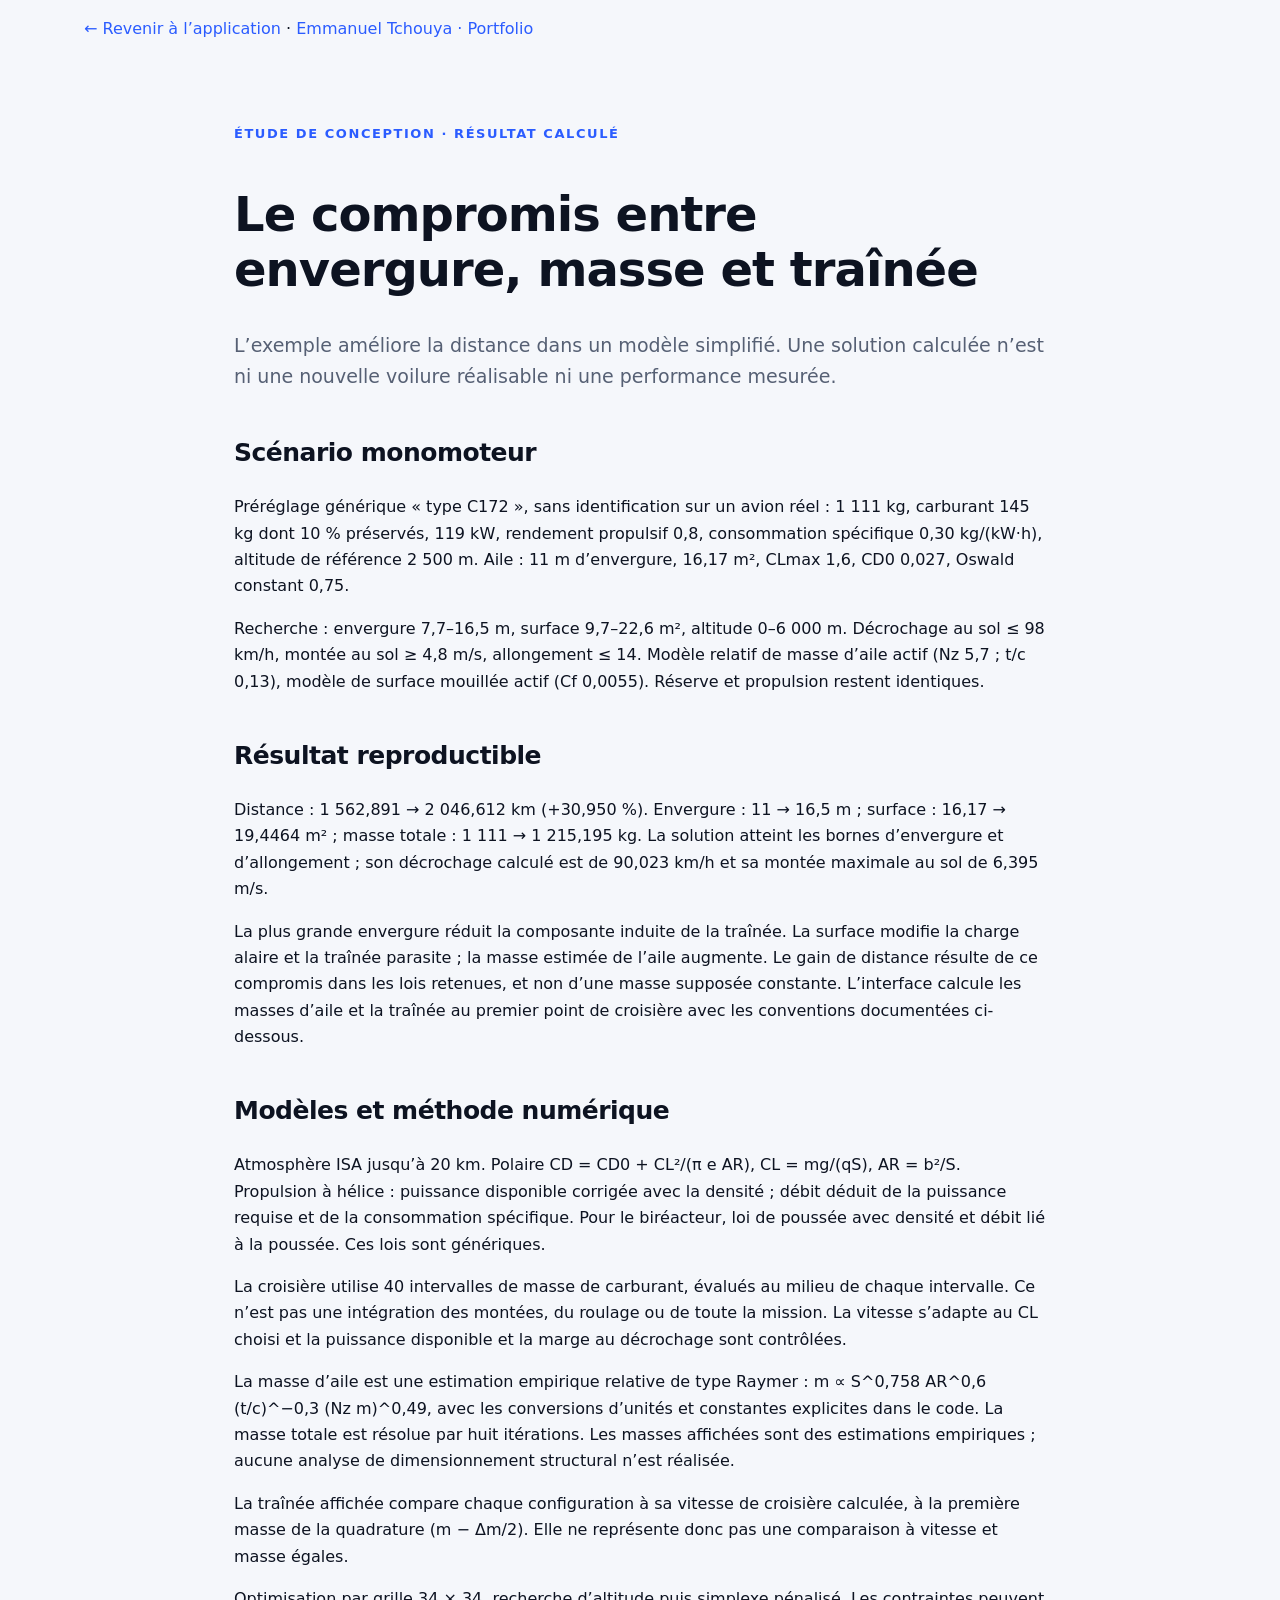
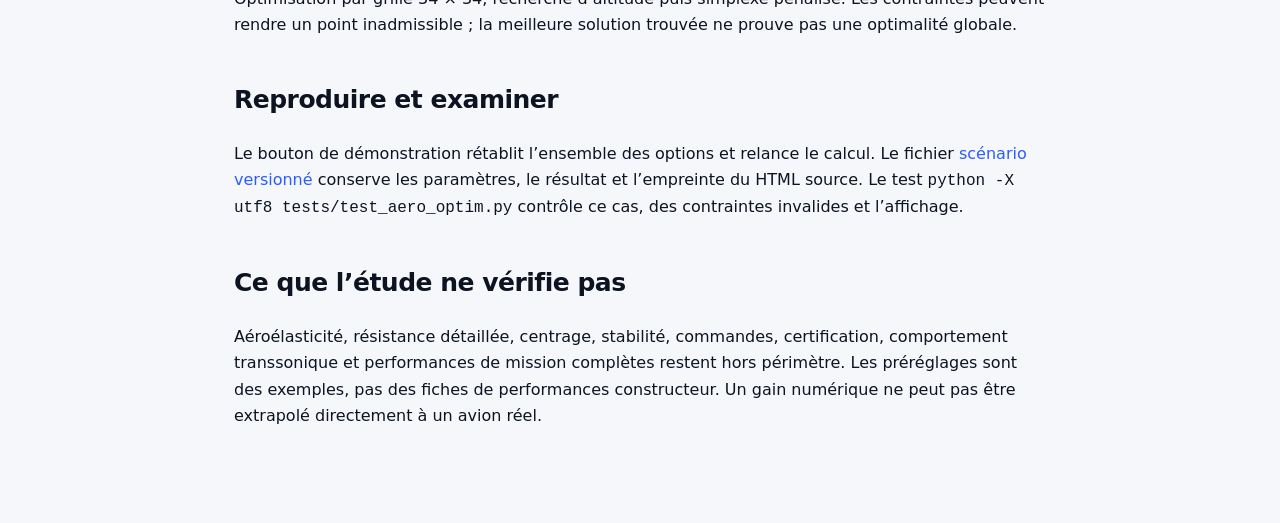
<file: projets/aero-optim/documentation.html>
<!doctype html><html lang="fr"><head><meta charset="utf-8"><meta name="viewport" content="width=device-width,initial-scale=1"><title>AéroOptim — Hypothèses de l’étude</title><meta name="description" content="Paramètres de référence, méthode de calcul, vérifications et limites du modèle aero-optim."><link rel="canonical" href="https://emmatchouya-source.github.io/portfolio/projets/aero-optim/documentation.html"><meta property="og:title" content="AéroOptim — Hypothèses de l’étude"><meta property="og:description" content="Hypothèses, résultats reproductibles et limites de validation."><meta property="og:image" content="https://emmatchouya-source.github.io/portfolio/og.png"><link rel="icon" href="../../favicon.svg" type="image/svg+xml"><link rel="stylesheet" href="../../style.css?v=audit-2026-11"></head><body><a class="skip" href="#contenu">Aller au contenu</a><header class="wrap"><p><a href="./">← Revenir à l’application</a> · <a href="../../index.html#projets">Emmanuel Tchouya · Portfolio</a></p></header><main class="case-study" id="contenu">
<p class="eyebrow">Étude de conception · résultat calculé</p><h1>Le compromis entre envergure, masse et traînée</h1><p class="lead">L’exemple améliore la distance dans un modèle simplifié. Une solution calculée n’est ni une nouvelle voilure réalisable ni une performance mesurée.</p>
<h2>Scénario monomoteur</h2><p>Préréglage générique « type C172 », sans identification sur un avion réel : 1 111 kg, carburant 145 kg dont 10 % préservés, 119 kW, rendement propulsif 0,8, consommation spécifique 0,30 kg/(kW·h), altitude de référence 2 500 m. Aile : 11 m d’envergure, 16,17 m², CLmax 1,6, CD0 0,027, Oswald constant 0,75.</p><p>Recherche : envergure 7,7–16,5 m, surface 9,7–22,6 m², altitude 0–6 000 m. Décrochage au sol ≤ 98 km/h, montée au sol ≥ 4,8 m/s, allongement ≤ 14. Modèle relatif de masse d’aile actif (Nz 5,7 ; t/c 0,13), modèle de surface mouillée actif (Cf 0,0055). Réserve et propulsion restent identiques.</p>
<h2>Résultat reproductible</h2><p>Distance : 1 562,891 → 2 046,612 km (+30,950 %). Envergure : 11 → 16,5 m ; surface : 16,17 → 19,4464 m² ; masse totale : 1 111 → 1 215,195 kg. La solution atteint les bornes d’envergure et d’allongement ; son décrochage calculé est de 90,023 km/h et sa montée maximale au sol de 6,395 m/s.</p><p>La plus grande envergure réduit la composante induite de la traînée. La surface modifie la charge alaire et la traînée parasite ; la masse estimée de l’aile augmente. Le gain de distance résulte de ce compromis dans les lois retenues, et non d’une masse supposée constante. L’interface calcule les masses d’aile et la traînée au premier point de croisière avec les conventions documentées ci-dessous.</p>
<h2>Modèles et méthode numérique</h2><p>Atmosphère ISA jusqu’à 20 km. Polaire CD = CD0 + CL²/(π e AR), CL = mg/(qS), AR = b²/S. Propulsion à hélice : puissance disponible corrigée avec la densité ; débit déduit de la puissance requise et de la consommation spécifique. Pour le biréacteur, loi de poussée avec densité et débit lié à la poussée. Ces lois sont génériques.</p><p>La croisière utilise 40 intervalles de masse de carburant, évalués au milieu de chaque intervalle. Ce n’est pas une intégration des montées, du roulage ou de toute la mission. La vitesse s’adapte au CL choisi et la puissance disponible et la marge au décrochage sont contrôlées.</p><p>La masse d’aile est une estimation empirique relative de type Raymer : m ∝ S^0,758 AR^0,6 (t/c)^−0,3 (Nz m)^0,49, avec les conversions d’unités et constantes explicites dans le code. La masse totale est résolue par huit itérations. Les masses affichées sont des estimations empiriques ; aucune analyse de dimensionnement structural n’est réalisée.</p><p>La traînée affichée compare chaque configuration à sa vitesse de croisière calculée, à la première masse de la quadrature (m − Δm/2). Elle ne représente donc pas une comparaison à vitesse et masse égales.</p><p>Optimisation par grille 34 × 34, recherche d’altitude puis simplexe pénalisé. Les contraintes peuvent rendre un point inadmissible ; la meilleure solution trouvée ne prouve pas une optimalité globale.</p>
<h2>Reproduire et examiner</h2><p>Le bouton de démonstration rétablit l’ensemble des options et relance le calcul. Le fichier <a href="reference-example.json">scénario versionné</a> conserve les paramètres, le résultat et l’empreinte du HTML source. Le test <code>python -X utf8 tests/test_aero_optim.py</code> contrôle ce cas, des contraintes invalides et l’affichage.</p><h2>Ce que l’étude ne vérifie pas</h2><p>Aéroélasticité, résistance détaillée, centrage, stabilité, commandes, certification, comportement transsonique et performances de mission complètes restent hors périmètre. Les préréglages sont des exemples, pas des fiches de performances constructeur. Un gain numérique ne peut pas être extrapolé directement à un avion réel.</p>
</main></body></html>
</file>
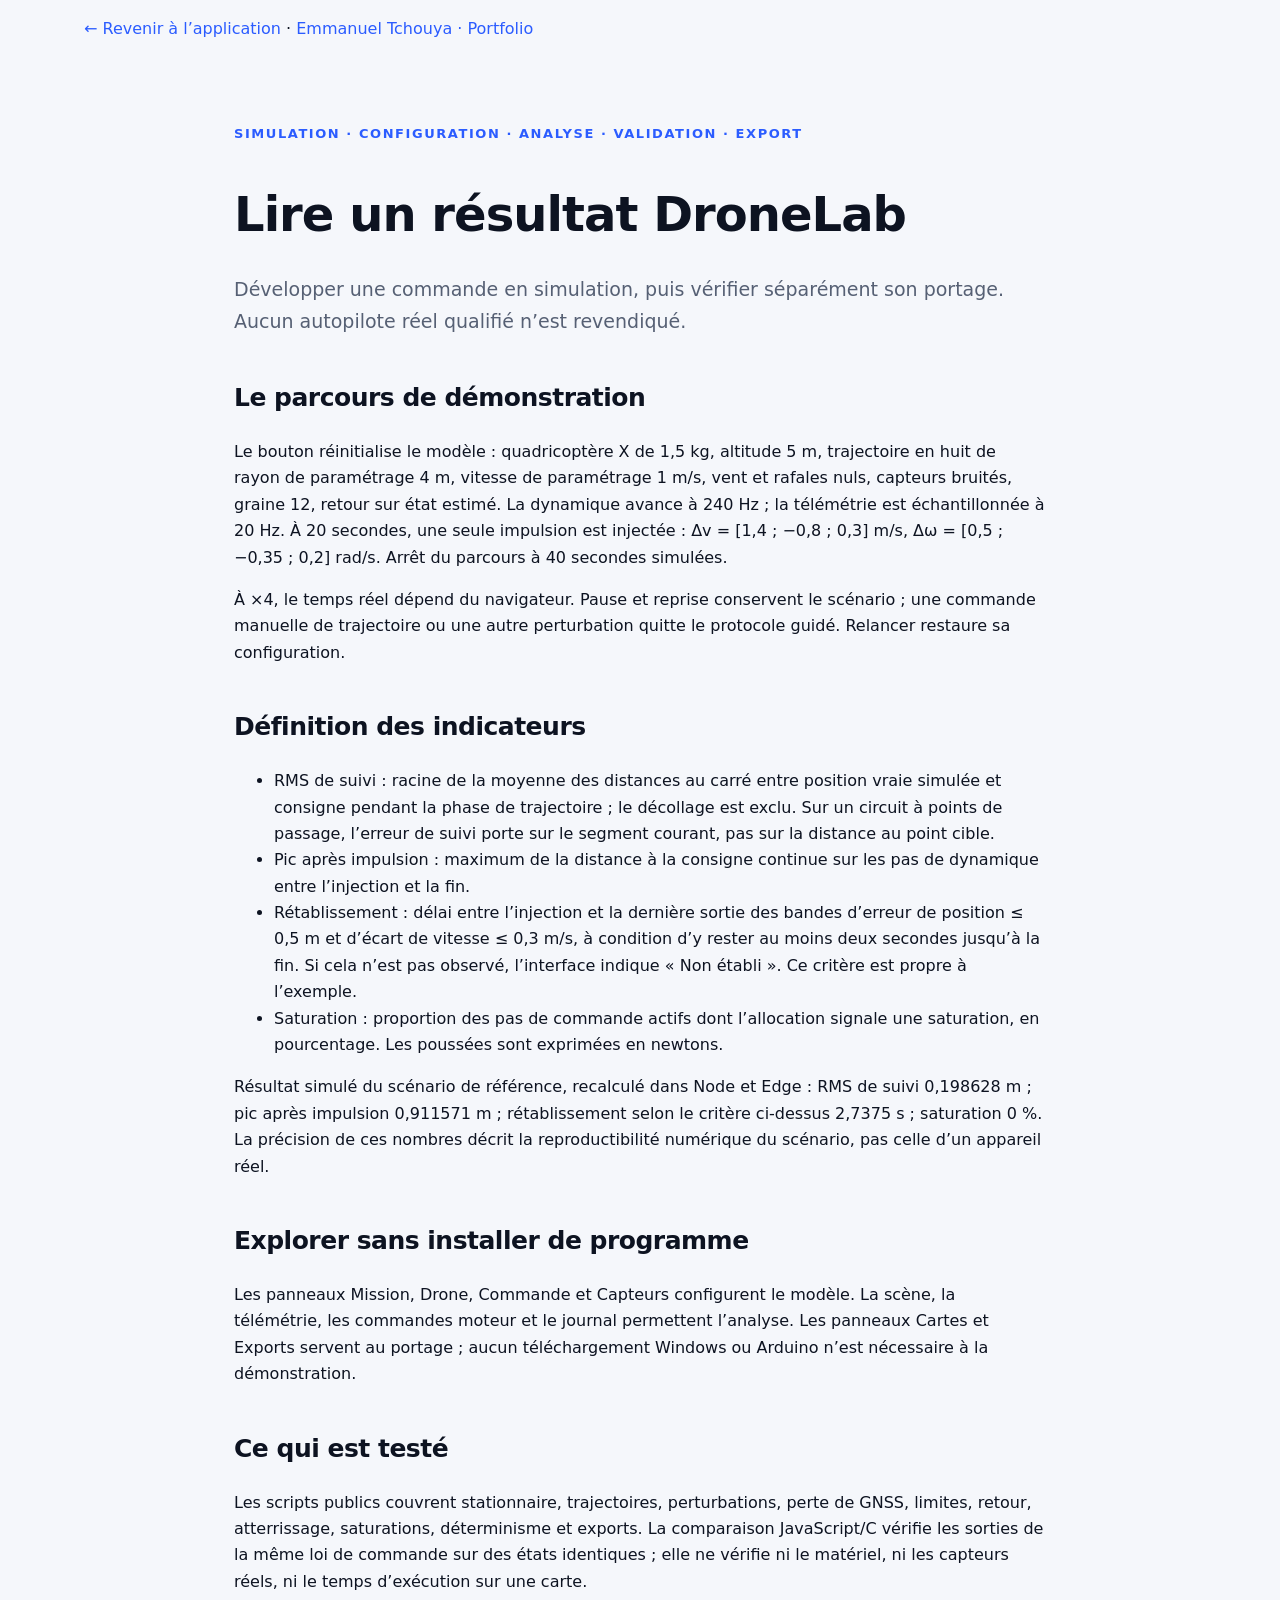
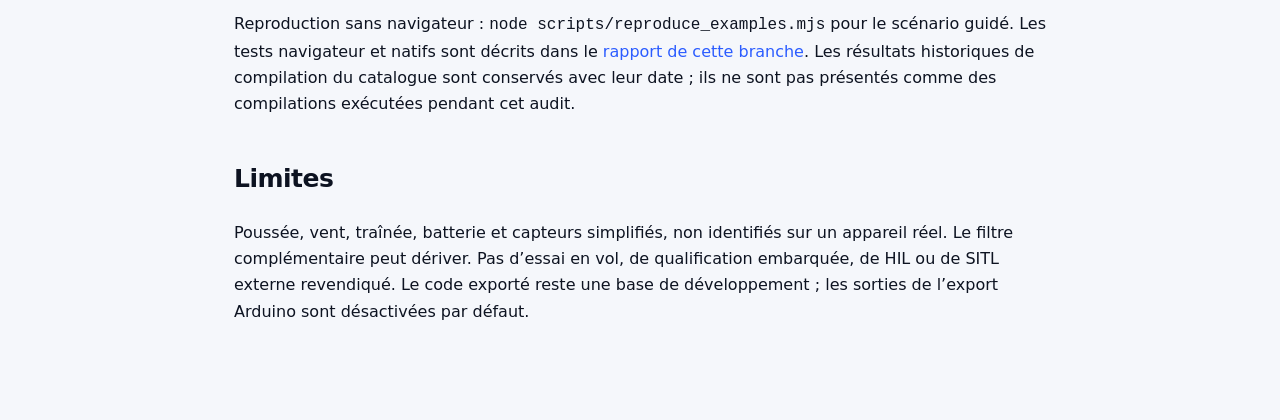
<file: projets/drone-lab/documentation.html>
<!doctype html><html lang="fr"><head><meta charset="utf-8"><meta name="viewport" content="width=device-width,initial-scale=1"><title>DroneLab — Méthodes et vérification</title><meta name="description" content="Paramètres de référence, méthode de calcul, vérifications et limites du modèle drone-lab."><link rel="canonical" href="https://emmatchouya-source.github.io/portfolio/projets/drone-lab/documentation.html"><meta property="og:title" content="DroneLab — Méthodes et vérification"><meta property="og:description" content="Hypothèses, résultats reproductibles et limites de validation."><meta property="og:image" content="https://emmatchouya-source.github.io/portfolio/og.png"><link rel="icon" href="../../favicon.svg" type="image/svg+xml"><link rel="stylesheet" href="../../style.css?v=audit-2026-11"></head><body><a class="skip" href="#contenu">Aller au contenu</a><header class="wrap"><p><a href="./">← Revenir à l’application</a> · <a href="../../index.html#projets">Emmanuel Tchouya · Portfolio</a></p></header><main class="case-study" id="contenu">
<p class="eyebrow">Simulation · configuration · analyse · validation · export</p><h1>Lire un résultat DroneLab</h1><p class="lead">Développer une commande en simulation, puis vérifier séparément son portage. Aucun autopilote réel qualifié n’est revendiqué.</p>
<h2>Le parcours de démonstration</h2><p>Le bouton réinitialise le modèle : quadricoptère X de 1,5 kg, altitude 5 m, trajectoire en huit de rayon de paramétrage 4 m, vitesse de paramétrage 1 m/s, vent et rafales nuls, capteurs bruités, graine 12, retour sur état estimé. La dynamique avance à 240 Hz ; la télémétrie est échantillonnée à 20 Hz. À 20 secondes, une seule impulsion est injectée : Δv = [1,4 ; −0,8 ; 0,3] m/s, Δω = [0,5 ; −0,35 ; 0,2] rad/s. Arrêt du parcours à 40 secondes simulées.</p><p>À ×4, le temps réel dépend du navigateur. Pause et reprise conservent le scénario ; une commande manuelle de trajectoire ou une autre perturbation quitte le protocole guidé. Relancer restaure sa configuration.</p>
<h2>Définition des indicateurs</h2><ul><li>RMS de suivi : racine de la moyenne des distances au carré entre position vraie simulée et consigne pendant la phase de trajectoire ; le décollage est exclu. Sur un circuit à points de passage, l’erreur de suivi porte sur le segment courant, pas sur la distance au point cible.</li><li>Pic après impulsion : maximum de la distance à la consigne continue sur les pas de dynamique entre l’injection et la fin.</li><li>Rétablissement : délai entre l’injection et la dernière sortie des bandes d’erreur de position ≤ 0,5 m et d’écart de vitesse ≤ 0,3 m/s, à condition d’y rester au moins deux secondes jusqu’à la fin. Si cela n’est pas observé, l’interface indique « Non établi ». Ce critère est propre à l’exemple.</li><li>Saturation : proportion des pas de commande actifs dont l’allocation signale une saturation, en pourcentage. Les poussées sont exprimées en newtons.</li></ul>
<p>Résultat simulé du scénario de référence, recalculé dans Node et Edge : RMS de suivi 0,198628 m ; pic après impulsion 0,911571 m ; rétablissement selon le critère ci-dessus 2,7375 s ; saturation 0 %. La précision de ces nombres décrit la reproductibilité numérique du scénario, pas celle d’un appareil réel.</p>
<h2>Explorer sans installer de programme</h2><p>Les panneaux Mission, Drone, Commande et Capteurs configurent le modèle. La scène, la télémétrie, les commandes moteur et le journal permettent l’analyse. Les panneaux Cartes et Exports servent au portage ; aucun téléchargement Windows ou Arduino n’est nécessaire à la démonstration.</p>
<h2>Ce qui est testé</h2><p>Les scripts publics couvrent stationnaire, trajectoires, perturbations, perte de GNSS, limites, retour, atterrissage, saturations, déterminisme et exports. La comparaison JavaScript/C vérifie les sorties de la même loi de commande sur des états identiques ; elle ne vérifie ni le matériel, ni les capteurs réels, ni le temps d’exécution sur une carte.</p><p>Reproduction sans navigateur : <code>node scripts/reproduce_examples.mjs</code> pour le scénario guidé. Les tests navigateur et natifs sont décrits dans le <a href="../../docs/TESTS.md">rapport de cette branche</a>. Les résultats historiques de compilation du catalogue sont conservés avec leur date ; ils ne sont pas présentés comme des compilations exécutées pendant cet audit.</p>
<h2>Limites</h2><p>Poussée, vent, traînée, batterie et capteurs simplifiés, non identifiés sur un appareil réel. Le filtre complémentaire peut dériver. Pas d’essai en vol, de qualification embarquée, de HIL ou de SITL externe revendiqué. Le code exporté reste une base de développement ; les sorties de l’export Arduino sont désactivées par défaut.</p>
</main></body></html>
</file>
<file: projets/a380-lab/hero3d.css>
.aircraft-showcase{position:relative;flex:0 0 330px;width:330px;height:240px;margin:0;isolation:isolate;overflow:hidden}
.aircraft-showcase canvas{display:block;width:100%;height:100%;touch-action:pan-y;cursor:grab;outline-offset:-4px}
.aircraft-showcase canvas:active{cursor:grabbing}
.aircraft-showcase canvas:focus-visible{outline:2px solid #ab7536;outline-offset:-3px}
.aircraft-showcase .aircraft-caption{position:absolute;inset:8px 2px auto;display:flex;justify-content:space-between;align-items:baseline;gap:12px;pointer-events:none;color:var(--muted);font:11px var(--sans)}
.aircraft-caption b{font:12px var(--mono);font-weight:400;color:var(--ink)}
.aircraft-caption span{font-size:11px}
.aircraft-showcase .aircraft-interaction{position:absolute;bottom:4px;left:2px;right:2px;display:flex;align-items:center;justify-content:space-between;gap:12px;pointer-events:none}
.aircraft-interaction small{font:11px var(--sans);color:var(--muted)}
.aircraft-interaction button{pointer-events:auto;padding:0;width:32px;height:32px;flex:0 0 32px;border-radius:50%;border-color:#c4cdd2;background:#fff;color:var(--ink);font-size:12px;font-weight:400;line-height:1}
.aircraft-interaction button:hover{background:#f1f3f4;border-color:#758895}
@media(min-width:1400px){.aircraft-showcase{width:350px;flex-basis:350px;height:250px}}
@media(min-width:821px) and (max-width:1200px){.aircraft-showcase{width:240px;flex-basis:240px;height:220px}.aircraft-caption span{font-size:10px}.aircraft-interaction small{font-size:10px}}
</file>
<file: style.css>
:root{
  --bg:#f5f7fb; --bg2:#eef1f8; --panel:#ffffff; --glass:rgba(255,255,255,.72);
  --ink:#0d1321; --muted:#566074; --line:#e2e6ef;
  --accent:#2b5cff; --accent-2:#00a99a; --warm:#f07a2a;
  --accent-soft:rgba(43,92,255,.09); --glow:rgba(43,92,255,.22);
  --grad:linear-gradient(100deg,#2b5cff 0%,#00a99a 100%);
  --shadow:0 1px 2px rgba(13,19,33,.04),0 8px 28px rgba(13,19,33,.07);
  --shadow-lg:0 2px 4px rgba(13,19,33,.05),0 22px 48px rgba(13,19,33,.12);
  --radius:16px;
}

/* Recruiter entry points, followed by progressively detailed project work. */
.career-focus{border-left:2px solid var(--accent);padding:22px 0 22px 28px;min-width:0}
.career-focus>a{display:flex;gap:18px;padding:24px 0;color:var(--ink);border-bottom:1px solid var(--line)}
.career-focus>a:hover{text-decoration:none}
.career-focus h2{font-size:25px;line-height:1.2;margin:0 0 8px}
.career-focus p{font-size:15px;color:var(--muted);margin:0 0 12px}
.career-focus a span:last-child{font-size:14px;color:var(--accent)}
.career-focus .focus-number{font:13px/1.5 ui-monospace,monospace;color:var(--accent);padding-top:4px}
.career-focus .hint{margin-top:18px;font-size:13px}
.profile-summary .stat .n{font-size:25px}
.skills.skills-levels{grid-template-columns:repeat(3,minmax(0,1fr))}
.skills-levels .skill h3{font-size:20px;margin-top:0}
.skills-levels .skill p{color:var(--muted);font-size:15px}
.ai-note{color:var(--muted);font-size:13px;margin-top:24px}
.flow-discovery{border-block:1px solid var(--line);padding:20px 0}
.flow-discovery>summary{font-size:18px;font-weight:600;cursor:pointer}
.flow-discovery .flow-card{max-width:760px;margin:24px auto!important}
.case-study{max-width:860px;margin:auto;padding:52px 24px 80px}
.case-study h1{font-size:clamp(30px,5vw,48px);line-height:1.15}
.case-study h2{font-size:25px;margin-top:40px}
.case-study .case-status{border-left:3px solid var(--accent);padding:12px 20px;background:var(--accent-soft)}
.case-study table{border-collapse:collapse;width:100%;font-size:14px}
.case-study th,.case-study td{padding:14px 10px;text-align:left;vertical-align:top;border-bottom:1px solid var(--line)}
.case-study .table-scroll{max-width:100%;overflow-x:auto}
.case-study .table-scroll table{min-width:540px}
.case-study .lead{font-size:19px;color:var(--muted)}
.case-study a:focus-visible,summary:focus-visible{outline:2px solid var(--accent);outline-offset:5px}
@media(max-width:820px){.career-focus{padding-left:20px}.skills.skills-levels{grid-template-columns:1fr}.profile-summary .stat .n{font-size:21px}}
@media (prefers-color-scheme: dark){
  :root:not([data-theme="light"]){
    --bg:#080c15; --bg2:#0c1220; --panel:#101726; --glass:rgba(10,15,27,.7);
    --ink:#e7ebf4; --muted:#97a2b8; --line:#1e2738;
    --accent:#7090ff; --accent-2:#2dd4bf; --warm:#ff9a52;
    --accent-soft:rgba(112,144,255,.12); --glow:rgba(112,144,255,.28);
    --grad:linear-gradient(100deg,#7090ff 0%,#2dd4bf 100%);
    --shadow:0 1px 2px rgba(0,0,0,.3),0 8px 28px rgba(0,0,0,.35);
    --shadow-lg:0 2px 4px rgba(0,0,0,.35),0 22px 48px rgba(0,0,0,.5);
  }
}
:root[data-theme="dark"]{
  --bg:#080c15; --bg2:#0c1220; --panel:#101726; --glass:rgba(10,15,27,.7);
  --ink:#e7ebf4; --muted:#97a2b8; --line:#1e2738;
  --accent:#7090ff; --accent-2:#2dd4bf; --warm:#ff9a52;
  --accent-soft:rgba(112,144,255,.12); --glow:rgba(112,144,255,.28);
  --grad:linear-gradient(100deg,#7090ff 0%,#2dd4bf 100%);
  --shadow:0 1px 2px rgba(0,0,0,.3),0 8px 28px rgba(0,0,0,.35);
  --shadow-lg:0 2px 4px rgba(0,0,0,.35),0 22px 48px rgba(0,0,0,.5);
}

*{box-sizing:border-box}
html{scroll-behavior:smooth;scroll-padding-top:76px}
body{margin:0;background:var(--bg);color:var(--ink);font:16px/1.65 "Inter",system-ui,-apple-system,"Segoe UI",Roboto,sans-serif;-webkit-font-smoothing:antialiased;overflow-x:hidden}
h1,h2,h3,h4,.display{font-family:"Space Grotesk","Inter",system-ui,sans-serif;letter-spacing:-.02em}
a{color:var(--accent);text-decoration:none}
a:hover{text-decoration:underline}
img,svg,canvas{display:block}
.wrap{max-width:1160px;margin:0 auto;padding:0 24px}
::selection{background:var(--glow)}

/* fond */
.bg-grid{position:fixed;inset:0;z-index:-2;pointer-events:none;
  background-image:linear-gradient(var(--line) 1px,transparent 1px),linear-gradient(90deg,var(--line) 1px,transparent 1px);
  background-size:56px 56px;opacity:.35;
  -webkit-mask-image:radial-gradient(ellipse 80% 55% at 50% 0%,#000 30%,transparent 75%);mask-image:radial-gradient(ellipse 80% 55% at 50% 0%,#000 30%,transparent 75%)}
.bg-blob{position:fixed;z-index:-1;pointer-events:none;width:620px;height:620px;border-radius:50%;filter:blur(90px);opacity:.28}
.bg-blob.b1{background:var(--accent);top:-260px;left:-180px}
.bg-blob.b2{background:var(--accent-2);top:-200px;right:-220px;opacity:.2}

/* barre de progression + navigation */
.progress{position:fixed;top:0;left:0;height:3px;width:0;background:var(--grad);z-index:30}
nav{position:sticky;top:0;z-index:20;background:var(--glass);backdrop-filter:saturate(1.6) blur(14px);-webkit-backdrop-filter:saturate(1.6) blur(14px);border-bottom:1px solid transparent;transition:border-color .3s}
nav.scrolled{border-bottom-color:var(--line)}
nav .wrap{display:flex;align-items:center;justify-content:space-between;height:64px;gap:16px}
.brand{display:flex;align-items:center;gap:10px;font-family:"Space Grotesk",sans-serif;font-weight:700;color:var(--ink);font-size:17px}
.brand:hover{text-decoration:none}
.brand .mark{width:32px;height:32px;border-radius:9px;background:var(--grad);color:#fff;display:flex;align-items:center;justify-content:center;font-size:13px;letter-spacing:.5px;box-shadow:0 4px 14px var(--glow)}
nav ul{display:flex;gap:4px;list-style:none;margin:0;padding:0;font-size:14.5px}
nav ul a{display:block;color:var(--muted);padding:6px 12px;border-radius:8px;transition:color .2s,background .2s}
nav ul a:hover,nav ul a.active{color:var(--ink);background:var(--accent-soft);text-decoration:none}
.nav-actions{display:flex;align-items:center;gap:8px}
.icon-btn{width:38px;height:38px;border-radius:10px;border:1px solid var(--line);background:var(--panel);color:var(--ink);display:flex;align-items:center;justify-content:center;cursor:pointer;transition:transform .2s,border-color .2s}
.icon-btn:hover{transform:translateY(-1px);border-color:var(--accent)}
.icon-btn svg{width:18px;height:18px}

/* boutons */
.btn{display:inline-flex;align-items:center;gap:8px;padding:12px 20px;border-radius:12px;border:1px solid var(--line);background:var(--panel);color:var(--ink);font-weight:600;font-size:15px;transition:transform .2s,box-shadow .2s,border-color .2s;cursor:pointer;font-family:inherit}
.btn:hover{text-decoration:none;transform:translateY(-2px);box-shadow:var(--shadow);border-color:color-mix(in srgb,var(--accent) 40%,var(--line))}
.btn.primary{background:linear-gradient(100deg,#214cc9,#08796f);border-color:transparent;color:#fff;box-shadow:0 8px 24px var(--glow)}
.btn.primary:hover{box-shadow:0 12px 32px var(--glow)}
.btn.sm{padding:8px 14px;font-size:14px;border-radius:10px}
.btn svg{width:17px;height:17px}
.btn .arr{transition:transform .2s}
.btn:hover .arr{transform:translateX(3px)}

/* hero */
.hero{padding:72px 0 40px;position:relative}
.hero-grid{display:grid;grid-template-columns:1.05fr 1fr;gap:48px;align-items:center}
.badge{display:inline-flex;align-items:center;gap:10px;padding:6px 14px 6px 10px;border-radius:999px;border:1px solid var(--line);background:var(--panel);font-size:13.5px;color:var(--muted);box-shadow:var(--shadow)}
.badge b{color:var(--ink);font-weight:600}
.pulse{width:9px;height:9px;border-radius:50%;background:#22c55e;position:relative}
.pulse::after{content:"";position:absolute;inset:-4px;border-radius:50%;border:2px solid #22c55e;animation:pulse 2s ease-out infinite}
@keyframes pulse{0%{transform:scale(.6);opacity:1}100%{transform:scale(1.8);opacity:0}}
.hero h1{font-size:clamp(42px,6.4vw,74px);line-height:1;margin:22px 0 12px;font-weight:700}
.hero .role{font-family:"Space Grotesk",sans-serif;font-size:clamp(20px,2.6vw,28px);font-weight:600;margin:0 0 18px;background:var(--grad);-webkit-background-clip:text;background-clip:text;color:transparent}
.hero .lead{font-size:18px;color:var(--muted);max-width:560px;margin:0 0 30px}
.hero .btns{display:flex;gap:12px;flex-wrap:wrap}
.flow-card{position:relative;border-radius:22px;background:var(--panel);border:1px solid var(--line);box-shadow:var(--shadow-lg);overflow:hidden}
.flow-card canvas{width:100%;height:var(--flow-h,272px)}
.flow-head{position:absolute;top:14px;left:16px;right:16px;display:flex;justify-content:space-between;gap:10px;font-size:12.5px;color:var(--muted);pointer-events:none}
.flow-head span{background:var(--glass);backdrop-filter:blur(6px);-webkit-backdrop-filter:blur(6px);padding:3px 9px;border-radius:8px;border:1px solid var(--line)}
.flow-head b{color:var(--ink);font-weight:600}

/* chiffres clés */
.stats{display:grid;grid-template-columns:repeat(4,minmax(0,1fr));gap:16px;margin-top:56px}
.stat{background:var(--panel);border:1px solid var(--line);border-radius:var(--radius);padding:20px 22px;box-shadow:var(--shadow);position:relative;overflow:hidden}
.stat::before{content:"";position:absolute;left:0;top:0;bottom:0;width:3px;background:var(--grad)}
.stat .n{font-family:"Space Grotesk",sans-serif;font-size:38px;font-weight:700;line-height:1.05;font-variant-numeric:tabular-nums}
.stat .l{color:var(--muted);font-size:14px;margin-top:6px}

/* sections */
section{padding:96px 0 0}
.sec-head{margin-bottom:40px;max-width:680px}
.eyebrow{display:inline-block;font-size:13px;font-weight:600;letter-spacing:.12em;text-transform:uppercase;color:var(--accent);margin-bottom:10px}
.sec-head h2{font-size:clamp(30px,4vw,42px);line-height:1.1;margin:0 0 12px}
.sec-head p{color:var(--muted);font-size:17px;margin:0}

/* à propos */
.about{display:grid;grid-template-columns:1.25fr 1fr;gap:40px;align-items:start}
.about .text p{margin:0 0 16px;font-size:17px}
.about .text p:first-child{font-size:19px;color:var(--ink)}
.values{display:grid;gap:12px;margin-top:26px}
.value{display:flex;gap:14px;align-items:flex-start;padding:14px 16px;border-radius:14px;background:var(--panel);border:1px solid var(--line)}
.value .ic,.skill .ic{width:38px;height:38px;flex:none;border-radius:10px;background:var(--accent-soft);color:var(--accent);display:flex;align-items:center;justify-content:center}
.value .ic svg,.skill .ic svg{width:19px;height:19px}
.value b{display:block;font-size:15.5px}
.value span{color:var(--muted);font-size:14.5px}
.facts{background:var(--panel);border:1px solid var(--line);border-radius:var(--radius);padding:8px 22px;margin:0;box-shadow:var(--shadow)}
.facts div{padding:14px 0;border-bottom:1px solid var(--line)}
.facts div:last-child{border-bottom:0}
.facts dt{color:var(--muted);font-size:12.5px;text-transform:uppercase;letter-spacing:.08em;font-weight:600}
.facts dd{margin:3px 0 0;font-size:15.5px}

/* projets */
.projects{display:grid;grid-template-columns:repeat(2,minmax(0,1fr));gap:22px}
.case{position:relative;background:var(--panel);border:1px solid var(--line);border-radius:20px;overflow:hidden;display:flex;flex-direction:column;box-shadow:var(--shadow);transition:transform .35s cubic-bezier(.2,.7,.2,1),box-shadow .35s,border-color .35s}
.case:hover{transform:translateY(-6px);box-shadow:var(--shadow-lg);border-color:color-mix(in srgb,var(--accent) 35%,var(--line))}
.case::after{content:"";position:absolute;inset:0;pointer-events:none;border-radius:inherit;opacity:0;transition:opacity .3s;
  background:radial-gradient(420px circle at var(--mx,50%) var(--my,0%),var(--accent-soft),transparent 60%)}
.case:hover::after{opacity:1}
.case.featured{grid-column:1/-1;flex-direction:row}
.case.featured .thumb{flex:1 1 46%;aspect-ratio:auto;min-height:100%}
.case.featured .body{flex:1 1 54%;padding:30px 32px}
.case .thumb{aspect-ratio:16/8;background:linear-gradient(135deg,var(--accent-soft),color-mix(in srgb,var(--accent-2) 10%,transparent));display:flex;align-items:center;justify-content:center;border-bottom:1px solid var(--line);position:relative;overflow:hidden}
.case.featured .thumb{border-bottom:0;border-right:1px solid var(--line)}
.case .thumb svg{width:100%;height:100%;transition:transform .6s cubic-bezier(.2,.7,.2,1)}
.case:hover .thumb svg{transform:scale(1.04)}
.case .body{padding:22px 24px 24px;display:flex;flex-direction:column;gap:12px;flex:1;position:relative;z-index:1}
.case .top{display:flex;justify-content:space-between;align-items:center;gap:10px;flex-wrap:wrap}
.ctx{color:var(--muted);font-size:12.5px;font-weight:600;text-transform:uppercase;letter-spacing:.08em}
.metric{display:inline-flex;align-items:baseline;gap:6px;padding:4px 12px;border-radius:999px;background:color-mix(in srgb,var(--accent-2) 14%,transparent);color:color-mix(in srgb,var(--accent-2) 80%,var(--ink));font-weight:700;font-size:14px;font-family:"Space Grotesk",sans-serif}
.case h3{margin:0;font-size:22px;line-height:1.2}
.psr{display:grid;gap:8px;margin:2px 0 0;padding:0;list-style:none}
.psr li{display:grid;grid-template-columns:96px 1fr;gap:10px;font-size:14.8px;color:var(--muted)}
.psr li b{color:var(--ink);font-size:12.5px;text-transform:uppercase;letter-spacing:.06em;padding-top:2px}
.tags{display:flex;flex-wrap:wrap;gap:6px}
.tag{font-size:12.8px;padding:4px 10px;border-radius:999px;background:var(--bg2);color:var(--muted);border:1px solid var(--line)}
.case .links{margin-top:auto;padding-top:6px}

/* A380 : modèle partagé avec le laboratoire et profil de mission conservé. */
.a380-visuals{display:grid;grid-template-rows:210px 170px;border-bottom:1px solid var(--line);background:linear-gradient(135deg,var(--accent-soft),color-mix(in srgb,var(--accent-2) 8%,transparent))}
.a380-project .aircraft-showcase{--sans:"Inter",system-ui,sans-serif;--mono:Consolas,monospace;width:100%;height:210px;flex:none;margin:0}
.a380-project .aircraft-caption{inset:13px 17px auto}
.a380-project .aircraft-interaction{bottom:9px;left:17px;right:17px}
.a380-project .aircraft-interaction small{font-size:10px}
.a380-project .aircraft-interaction button{background:var(--panel);color:var(--ink);border:1px solid var(--line);cursor:pointer}
.a380-project .aircraft-interaction button:hover{background:var(--bg2);border-color:var(--accent)}
.a380-project .aircraft-showcase canvas:focus-visible{outline-color:var(--accent)}
.a380-project .a380-profile{aspect-ratio:auto;background:none;border:0;border-top:1px solid var(--line);min-width:0;padding:4px 14px}
.a380-project .top .ctx{font-size:11px;letter-spacing:.04em}
.a380-project .metric{font-size:12px}
.a380-project .project-model-note{margin:0;color:var(--muted);font-size:12px;line-height:1.6}
.a380-project .links{display:flex;align-items:center;gap:12px 18px;flex-wrap:wrap}
.a380-project .project-demo-link{font-size:13px;font-weight:500}

/* compétences */
.skills{display:grid;grid-template-columns:repeat(3,minmax(0,1fr));gap:18px}
.skill{background:var(--panel);border:1px solid var(--line);border-radius:var(--radius);padding:22px;box-shadow:var(--shadow);transition:transform .3s,border-color .3s}
.skill:hover{transform:translateY(-4px);border-color:color-mix(in srgb,var(--accent) 35%,var(--line))}
.skill .head{display:flex;align-items:center;gap:12px;margin-bottom:14px}
.skill h3{margin:0;font-size:17px}
.skill p{margin:12px 0 0;color:var(--muted);font-size:14px}

/* parcours */
.cols{display:grid;grid-template-columns:1.25fr 1fr;gap:48px}
.col-title{font-size:13px;text-transform:uppercase;letter-spacing:.12em;color:var(--muted);margin:0 0 22px;font-family:"Inter",sans-serif;font-weight:600}
.timeline{list-style:none;margin:0;padding:0;position:relative}
.timeline::before{content:"";position:absolute;left:7px;top:8px;bottom:8px;width:2px;background:linear-gradient(var(--accent),var(--accent-2),transparent)}
.timeline > li{position:relative;padding:0 0 30px 36px}
.timeline > li:last-child{padding-bottom:0}
.timeline > li::before{content:"";position:absolute;left:0;top:5px;width:16px;height:16px;border-radius:50%;background:var(--panel);border:3px solid var(--accent);box-shadow:0 0 0 5px var(--accent-soft)}
.when{color:var(--accent);font-size:13px;font-weight:600;font-variant-numeric:tabular-nums}
.timeline h4{margin:3px 0 2px;font-size:18px}
.where{font-size:14.5px;color:var(--muted);margin-bottom:8px}
.title-note{margin:2px 0 0;font-size:13px;line-height:1.5;color:var(--muted);font-style:italic}
.timeline ul{margin:0;padding-left:18px;color:var(--muted);font-size:15px}
.timeline ul li{padding:0 0 5px}

/* appel à l'action */
.cta{margin:110px 0 0;border-radius:28px;padding:56px 48px;position:relative;overflow:hidden;background:var(--grad);color:#fff;box-shadow:0 30px 60px var(--glow)}
.cta::before{content:"";position:absolute;inset:0;background-image:linear-gradient(rgba(255,255,255,.1) 1px,transparent 1px),linear-gradient(90deg,rgba(255,255,255,.1) 1px,transparent 1px);background-size:40px 40px;-webkit-mask-image:linear-gradient(90deg,transparent,#000);mask-image:linear-gradient(90deg,transparent,#000)}
.cta .inner{position:relative;display:flex;justify-content:space-between;align-items:center;gap:28px;flex-wrap:wrap}
.cta h2{font-size:clamp(28px,3.6vw,38px);margin:0 0 8px;line-height:1.1}
.cta p{margin:0;opacity:.9;font-size:17px;max-width:560px}
.cta .btn{background:#fff;color:#0d1321;border-color:#fff}
.cta .btn.ghost{background:transparent;color:#fff;border-color:rgba(255,255,255,.55)}

footer{margin-top:80px;padding:28px 0 40px;color:var(--muted);font-size:14px;border-top:1px solid var(--line)}
footer .wrap{display:flex;justify-content:space-between;gap:12px;flex-wrap:wrap;align-items:center}
footer .soc{display:flex;gap:8px}

/* apparition au défilement */
/* « translate » (et non « transform ») pour ne pas bloquer les effets de survol */
.js .reveal{opacity:0;translate:0 26px;transition:opacity .8s cubic-bezier(.2,.7,.2,1) var(--d,0s),translate .8s cubic-bezier(.2,.7,.2,1) var(--d,0s),transform .35s cubic-bezier(.2,.7,.2,1),box-shadow .35s,border-color .35s}
.js .reveal.in{opacity:1;translate:none}
@media (prefers-reduced-motion: reduce){
  html{scroll-behavior:auto}
  .js .reveal{opacity:1;translate:none;transition:none}
  .pulse::after{animation:none}
  *{transition-duration:.01ms!important}
}

/* page contact */
.page{padding:56px 0 0}
.back{display:inline-flex;align-items:center;gap:6px;font-size:14px;color:var(--muted)}
.page h1{font-size:clamp(38px,5.6vw,60px);line-height:1.04;margin:18px 0 14px;font-weight:700}
.page h1 em{font-style:normal;background:var(--grad);-webkit-background-clip:text;background-clip:text;color:transparent}
.page .lead{font-size:18px;color:var(--muted);max-width:620px;margin:0 0 40px}
.contact-grid{display:grid;grid-template-columns:1.35fr 1fr;gap:28px;align-items:start}
.form{background:var(--panel);border:1px solid var(--line);border-radius:22px;padding:28px;box-shadow:var(--shadow-lg)}
.form h2,.channels h2{font-size:20px;margin:0 0 18px}
.form label{display:block;font-size:13.5px;font-weight:600;margin:0 0 7px}
.form .row2{display:grid;grid-template-columns:1fr 1fr;gap:16px}
.form .f{margin-bottom:16px}
.form input,.form select,.form textarea{width:100%;font:inherit;font-size:15px;padding:11px 13px;border:1px solid var(--line);border-radius:11px;background:var(--bg);color:var(--ink);transition:border-color .2s,box-shadow .2s}
.form textarea{min-height:160px;resize:vertical}
.form input:focus,.form select:focus,.form textarea:focus{outline:none;border-color:var(--accent);box-shadow:0 0 0 4px var(--accent-soft)}
.form .hint{color:var(--muted);font-size:13px;margin:12px 0 0}
.form .hint.top{margin:-8px 0 18px}
.form .err{color:#e5484d;font-size:13.5px;margin:10px 0 0;min-height:1em}
.channels{display:flex;flex-direction:column;gap:12px}
.channel{display:flex;gap:14px;align-items:center;background:var(--panel);border:1px solid var(--line);border-radius:16px;padding:16px 18px;color:var(--ink);box-shadow:var(--shadow);transition:transform .25s,border-color .25s}
.channel:hover{text-decoration:none;transform:translateY(-3px);border-color:color-mix(in srgb,var(--accent) 40%,var(--line))}
.channel .ic{width:44px;height:44px;border-radius:12px;background:var(--accent-soft);color:var(--accent);display:flex;align-items:center;justify-content:center;flex:none}
.channel .ic svg{width:21px;height:21px}
.channel b{display:block;font-size:15.5px}
.channel span{color:var(--muted);font-size:14px;word-break:break-all}
.channel a{color:inherit}
.channel a:hover{text-decoration:none}
.copy{font:inherit;font-size:13px;margin-left:auto;padding:6px 12px;border-radius:9px;border:1px solid var(--line);background:var(--bg);color:var(--ink);cursor:pointer;flex:none}
.copy:hover{border-color:var(--accent)}
.avail{border-radius:16px;padding:18px;font-size:15px;background:var(--grad);color:#fff}
.avail b{display:block;font-size:16px;margin-bottom:2px}

/* responsive */
@media (max-width:980px){
  .hero-grid,.about,.cols,.contact-grid{grid-template-columns:1fr}
  .skills{grid-template-columns:repeat(2,minmax(0,1fr))}
  .case.featured{flex-direction:column}
  .case.featured .thumb{aspect-ratio:16/8;min-height:0;flex:none;border-right:0;border-bottom:1px solid var(--line)}
  .case.featured .body{padding:22px 24px 24px}
}
@media (max-width:760px){
  .wrap{padding:0 16px}
  nav ul{display:none}
  .hero{padding:44px 0 24px}
  .stats{grid-template-columns:repeat(2,minmax(0,1fr));gap:12px}
  .stat .n{font-size:30px}
  .projects,.skills,.form .row2{grid-template-columns:1fr}
  section{padding-top:72px}
  .cta{padding:36px 24px;border-radius:22px}
  .psr li{grid-template-columns:1fr;gap:0}
}

/* illustrations des projets */
svg .ln{stroke:var(--line)}
svg .ac{stroke:var(--accent)}
svg .ac2{stroke:var(--warm)}
svg .te{stroke:var(--accent-2)}
svg .fa{fill:var(--accent)}
svg .fa2{fill:var(--warm)}
svg .fte{fill:var(--accent-2)}
svg .fp{fill:var(--panel)}
svg .tx{fill:var(--muted);font:11px "Inter",system-ui,sans-serif}
.draw{stroke-dasharray:var(--len,600);stroke-dashoffset:var(--len,600);transition:stroke-dashoffset 1.6s cubic-bezier(.4,.1,.2,1) .2s}
.in .draw,.no-js .draw{stroke-dashoffset:0}
@media (prefers-reduced-motion: reduce){.draw{stroke-dashoffset:0}}
.brand,.btn{white-space:nowrap}
@media (max-width:480px){ nav .btn.sm{display:none} .hero h1{font-size:40px} }

/* cachet « Confidentiel » */
.stamp{--stamp:#c62828;position:absolute;top:18px;right:18px;z-index:2;display:flex;flex-direction:column;align-items:center;gap:2px;
  padding:8px 16px 7px;border:3px double var(--stamp);border-radius:8px;color:var(--stamp);
  background:color-mix(in srgb,var(--panel) 72%,transparent);
  font-family:"Space Grotesk","Inter",sans-serif;text-transform:uppercase;line-height:1.1;rotate:-9deg;
  box-shadow:inset 0 0 0 2px color-mix(in srgb,var(--stamp) 18%,transparent);pointer-events:none}
.stamp span{font-size:22px;font-weight:700;letter-spacing:.16em}
.stamp small{font-size:10px;font-weight:600;letter-spacing:.14em;opacity:.85}
:root[data-theme="dark"] .stamp{--stamp:#ff6b6b}
@media (prefers-color-scheme: dark){:root:not([data-theme="light"]) .stamp{--stamp:#ff6b6b}}
.js .reveal .stamp{opacity:0;scale:1.7}
.js .reveal.in .stamp{animation:stamp .45s cubic-bezier(.3,1.5,.5,1) .55s forwards}
@keyframes stamp{0%{opacity:0;scale:1.7}60%{opacity:1;scale:.94}100%{opacity:1;scale:1}}
.conf-note{display:flex;gap:10px;align-items:flex-start;margin:4px 0 0;padding:10px 12px;border-radius:10px;font-size:13.5px;line-height:1.5;color:var(--muted);
  background:color-mix(in srgb,#c62828 7%,transparent);border:1px solid color-mix(in srgb,#c62828 28%,var(--line))}
.conf-note svg{width:16px;height:16px;flex:none;margin-top:2px;color:#c62828}
:root[data-theme="dark"] .conf-note svg{color:#ff6b6b}
@media (prefers-color-scheme: dark){:root:not([data-theme="light"]) .conf-note svg{color:#ff6b6b}}
.conf-note b{color:var(--ink)}
@media (prefers-reduced-motion: reduce){.js .reveal .stamp{opacity:1;scale:1;animation:none}}
@media (max-width:480px){.stamp{top:12px;right:12px;padding:6px 12px}.stamp span{font-size:17px}}

/* accessibilité : lien d'évitement, focus clavier, texte réservé aux lecteurs d'écran */
.skip{position:absolute;left:16px;top:-64px;z-index:40;padding:10px 16px;border-radius:10px;background:var(--ink);color:var(--bg);font-weight:600;transition:top .2s}
.skip:focus{top:12px;text-decoration:none}
:focus-visible{outline:2px solid var(--accent);outline-offset:3px}
.sr-only{position:absolute;width:1px;height:1px;margin:-1px;padding:0;overflow:hidden;clip-path:inset(50%);white-space:nowrap;border:0}

/* menu mobile */
.menu-btn,.only-mobile{display:none}
@media (max-width:980px){
  .menu-btn{display:flex}
  .only-mobile{display:block}
  nav ul{display:none;position:absolute;top:64px;left:12px;right:12px;flex-direction:column;gap:2px;padding:8px;background:var(--panel);border:1px solid var(--line);border-radius:14px;box-shadow:var(--shadow-lg);font-size:16px}
  nav.open ul{display:flex}
  nav ul a{padding:11px 12px}
  nav .only-mobile a{color:var(--accent);font-weight:600}
}

/* matrice de preuves */
.matrix{background:var(--panel);border:1px solid var(--line);border-radius:20px;box-shadow:var(--shadow);overflow:hidden}
.mx-bar{display:flex;justify-content:space-between;align-items:center;gap:12px 20px;flex-wrap:wrap;padding:16px 20px;border-bottom:1px solid var(--line)}
.mx-filters{display:flex;flex-wrap:wrap;gap:6px}
.chip{font:inherit;font-size:13.5px;font-weight:600;padding:6px 13px;border-radius:999px;border:1px solid var(--line);background:var(--bg);color:var(--muted);cursor:pointer;transition:color .2s,background .2s,border-color .2s}
.chip:hover{border-color:var(--accent);color:var(--ink)}
.chip[aria-pressed="true"]{background:var(--ink);color:var(--bg);border-color:var(--ink)}
.chip i{font-style:normal;font-weight:500;opacity:.65;margin-left:3px;font-variant-numeric:tabular-nums}
.mx-count{font-size:13.5px;color:var(--muted);font-variant-numeric:tabular-nums}
.mx{width:100%;border-collapse:collapse;font-size:14.8px;line-height:1.55}
.mx th,.mx td{padding:15px 16px;text-align:left;vertical-align:top;border-bottom:1px solid var(--line)}
.mx th:first-child,.mx td:first-child{padding-left:20px}
.mx th:last-child,.mx td:last-child{padding-right:20px}
.mx thead th{font-size:12px;text-transform:uppercase;letter-spacing:.08em;color:var(--muted);font-weight:600;background:var(--bg2);padding-top:10px;padding-bottom:10px}
.mx tbody tr{transition:background .2s}
.mx tbody tr:hover{background:var(--accent-soft)}
.mx tbody th{font-weight:600;color:var(--ink);width:27%}
.mx td{color:var(--muted)}
.mx td small{display:block;font-size:12.5px;margin-top:4px}
.mx .ref{font:600 12.5px/1.9 ui-monospace,"Cascadia Mono",Consolas,monospace;color:var(--accent);white-space:nowrap}
.mx .acc{width:19%;font-size:14px}
.mx .acc>a{font-weight:600}
.mx .acc a.live::after{content:" ↗"}
.mx tr[hidden]{display:none}
.moc{display:inline-flex;align-items:center;gap:7px;padding:3px 11px 3px 9px;border-radius:999px;font-size:12.5px;font-weight:600;white-space:nowrap;border:1px solid color-mix(in srgb,currentColor 32%,transparent);background:color-mix(in srgb,currentColor 8%,transparent)}
.moc::before{content:"";width:7px;height:7px;border-radius:50%;background:currentColor}
.moc.e{color:var(--accent)}
.moc.d{color:color-mix(in srgb,var(--accent-2) 72%,var(--ink))}
.moc.a{color:color-mix(in srgb,var(--warm) 68%,var(--ink))}
.moc.i{color:var(--muted)}
.mx-note{margin:0;padding:14px 20px;border-top:1px solid var(--line);background:var(--bg2);color:var(--muted);font-size:13.5px}
.mx-note b{color:var(--ink)}
.case:target{border-color:var(--accent);box-shadow:0 0 0 4px var(--accent-soft),var(--shadow-lg)}
@media (max-width:760px){
  .mx thead{position:absolute;width:1px;height:1px;overflow:hidden;clip-path:inset(50%)}
  .mx,.mx tbody,.mx tr,.mx tbody th,.mx td{display:block;width:auto}
  .mx tr{padding:16px;border-bottom:1px solid var(--line)}
  .mx tbody tr:last-child{border-bottom:0}
  .mx th,.mx td,.mx th:first-child,.mx td:first-child,.mx th:last-child,.mx td:last-child{padding:0;border:0}
  .mx tbody th{font-size:16px;margin:2px 0 6px}
  .mx td+td{margin-top:10px}
  .mx .acc{width:auto;display:flex;flex-wrap:wrap;gap:4px 12px;align-items:baseline}
  .mx .acc small{margin:0}
  .mx tr[hidden]{display:none}
  .mx-bar{padding:14px 16px}
  .mx-note{padding:14px 16px}
}

/* pied de page */
footer .meta{display:flex;flex-wrap:wrap;gap:4px 18px;align-items:center}
.linklike{font:inherit;color:var(--accent);background:none;border:0;padding:0;cursor:pointer}
.linklike:hover{text-decoration:underline}

/* carte d'écoulement : tracé de pression, relevés, réglages */
.flow-card #cpPlot{height:72px}
.flow-head span{white-space:nowrap}
@media (max-width:520px){.flow-head{display:none}}
.flow-head span:last-child{font-variant-numeric:tabular-nums}
.flow-cp{border-top:1px solid var(--line);padding:6px 14px 0}
.flow-cp-head{display:flex;align-items:center;flex-wrap:wrap;gap:2px 14px;font-size:12px;color:var(--muted);padding:0 2px 1px}
.flow-cp-head b{color:var(--ink);font-weight:600;margin-right:auto}
.lg{display:inline-flex;align-items:center;gap:6px}
.lg i{width:14px;height:3px;border-radius:2px;background:var(--accent)}
.lg i.lo{background:var(--accent-2)}
.flow-data{display:grid;grid-template-columns:repeat(4,minmax(0,1fr));margin:0;border-top:1px solid var(--line)}
.flow-data div{padding:5px 10px 6px;border-right:1px solid var(--line);border-bottom:1px solid var(--line);min-width:0}
.flow-data div:nth-child(4n){border-right:0}
.flow-data div:nth-last-child(-n+4){border-bottom:0}
.flow-data dt{font-size:10.5px;line-height:1.35;color:var(--muted);white-space:nowrap;overflow:hidden;text-overflow:ellipsis}
.flow-data dd{margin:0;font:600 14.5px/1.25 "Space Grotesk","Inter",sans-serif;font-variant-numeric:tabular-nums;color:var(--ink);white-space:nowrap}
.flow-data dd small{display:block;min-height:13px;font:500 10px/1.3 "Inter",system-ui,sans-serif;color:var(--muted);letter-spacing:0}
.flow-data sub,.flow-foot sub{font-size:.75em;line-height:0}
.flow-data sup{font-size:.7em;line-height:0}
.flow-foot{display:grid;grid-template-columns:auto minmax(0,1fr) auto auto minmax(0,1fr) auto;gap:6px 10px;align-items:center;padding:8px 14px 5px;border-top:1px solid var(--line);font-size:13.5px;color:var(--muted)}
.flow-foot input[type=range]{width:100%;margin:0;accent-color:var(--accent)}
.flow-foot output{font-variant-numeric:tabular-nums;color:var(--ink);font-weight:600;min-width:50px;text-align:right}
.flow-note{margin:0;padding:0 14px 8px;min-height:39px;font-size:11px;line-height:1.4;color:var(--muted)}
.flow-note b{color:var(--ink)}
.flow-note.warn{color:color-mix(in srgb,var(--warm) 70%,var(--ink))}
.flow-note.warn b{color:inherit}
@media (max-width:760px){
  .flow-data{grid-template-columns:repeat(2,minmax(0,1fr))}
  .flow-data div:nth-child(4n){border-right:1px solid var(--line)}
  .flow-data div:nth-child(2n){border-right:0}
  .flow-data div:nth-last-child(-n+4){border-bottom:1px solid var(--line)}
  .flow-data div:nth-last-child(-n+2){border-bottom:0}
}

/* La carte d'écoulement tient entière à l'écran : le tracé principal prend la hauteur qui reste. */
.flow-card{align-self:start}
@media (min-width:981px){
  .hero{--flow-h:clamp(160px,calc(100vh - 404px),300px);padding-top:clamp(14px,calc((100vh - 674px)/2),72px)}
}
@media (max-width:980px){
  .hero{--flow-h:clamp(160px,calc(100vh - 404px),300px)}
}
@media (max-width:760px){
  .hero{--flow-h:clamp(140px,calc(100svh - 535px),250px)}
  .flow-foot{grid-template-columns:auto minmax(0,1fr) auto}
  .flow-data dd{white-space:normal}
  .flow-data dd small{display:inline;margin-left:6px}
}

/* détails repliables de la carte d'écoulement */
.flow-toggle{font:inherit;font-size:12.5px;font-weight:600;color:var(--accent);background:none;border:0;padding:0 14px 6px;cursor:pointer;text-align:left}
.flow-toggle:hover{text-decoration:underline}
.flow-more[hidden]{display:none}
.stat .n.wide{white-space:nowrap;font-size:30px;line-height:1.35}
@media (max-width:760px){.stat .n.wide{font-size:17px;line-height:1.75}}

/* accueil : faits clés sous l'accroche ; projets : intertitre des démonstrations */
.hero .hero-facts{margin:-14px 0 30px;font-size:14.5px;color:var(--muted);font-weight:500}
.projects-sub{grid-column:1/-1;margin:26px 0 0}
.projects-sub h3{margin:0;font-size:20px}
.projects-sub p{margin:4px 0 0;color:var(--muted);font-size:15px}

/* impression : une version papier lisible, sans décor ni animation */
@media print{
  :root,:root[data-theme="dark"],:root:not([data-theme="light"]){--bg:#fff;--bg2:#f3f4f7;--panel:#fff;--glass:#fff;--ink:#000;--muted:#333;--line:#c9cdd6;--accent:#1d3fb8;--accent-2:#00756b;--warm:#a3480d;--accent-soft:transparent;--shadow:none;--shadow-lg:none}
  nav,.skip,.bg-grid,.bg-blob,.progress,.flow-card,.flow-toggle,.btns,.cta,.thumb,.a380-visuals,.links,.mx-bar,footer .soc,#printBtn{display:none!important}
  body{font-size:10.5pt;line-height:1.5}
  .js .reveal{opacity:1!important;translate:none!important}
  .mx tr[hidden]{display:table-row!important}
  .hero{padding:0}
  .hero-grid{grid-template-columns:1fr}
  .hero .role{background:none;color:var(--accent)}
  .stats{margin-top:20px}
  section{padding-top:30px}
  .sec-head{margin-bottom:16px}
  .projects{gap:12px}
  .case.featured{flex-direction:column}
  .case,.skill,.stat,.value,.facts,.timeline>li,.mx tr{break-inside:avoid}
  .sec-head,h2,h3,h4{break-after:avoid}
  a{color:inherit;text-decoration:none}
  footer{margin-top:30px}
  /* le papier est plus etroit que 760 px : on retablit la mise en page large */
  .wrap{padding:0}
  .stats{grid-template-columns:repeat(4,minmax(0,1fr));gap:10px}
  .stat{padding:12px 14px}
  .stat .n{font-size:24px}
  .about,.cols{display:block}
  .facts,.cols>div+div{margin-top:18px}
  .values{grid-template-columns:repeat(3,minmax(0,1fr));margin-top:14px}
  .projects{grid-template-columns:repeat(2,minmax(0,1fr))}
  .skills{grid-template-columns:repeat(3,minmax(0,1fr));gap:10px}
  .skill{padding:14px}
  .case .body,.case.featured .body{padding:16px 18px}
  .case h3{font-size:16px}
  .psr li{grid-template-columns:82px 1fr;gap:10px;font-size:9.5pt}
  .sec-head{break-inside:avoid}
  .sec-head h2{font-size:22px}
  .mx{display:table;font-size:9pt}
  .mx thead{display:table-header-group;position:static;width:auto;height:auto;clip-path:none}
  .mx tbody{display:table-row-group}
  .mx tr{display:table-row;padding:0}
  .mx thead th,.mx tbody th,.mx td{display:table-cell;padding:7px 8px!important;border-bottom:1px solid var(--line)!important}
  .mx tbody th{font-size:9pt;width:26%;margin:0}
  .mx td+td{margin-top:0}
  .mx .acc{display:table-cell;width:17%}
  .mx-note{padding:8px}
}
@page{margin:14mm}
</file>
<file: projets/a380-lab/style.css>
:root{--navy:#12283b;--ink:#1b3549;--muted:#536c7b;--line:#dbe3e7;--paper:#fff;--bg:#f2f5f6;--teal:#107a70;--soft:#eaf4f0;--gold:#ab7536;--orange:#bb622d;--mono:'IBM Plex Mono',Consolas,monospace;--sans:'DM Sans','Segoe UI',sans-serif}
*{box-sizing:border-box}body{margin:0;color:var(--ink);background:var(--bg);font:14px/1.6 var(--sans)}button,input,select{font:inherit}button,a,input,select,summary{touch-action:manipulation}button{cursor:pointer;border:1px solid #cbd8de;background:white;color:var(--ink);border-radius:5px;padding:10px 14px;font-weight:600;transition:background .15s}button:hover{background:#eaf0f3}button:disabled{opacity:.5;cursor:default}a{color:var(--teal);text-underline-offset:3px}button:focus-visible,a:focus-visible,input:focus-visible,select:focus-visible,summary:focus-visible{outline:3px solid #e4ac59;outline-offset:3px}[hidden]{display:none!important}.skip{position:absolute;top:-90px;left:10px;z-index:100;background:white;padding:12px}.skip:focus{top:8px}.masthead{height:85px;background:var(--navy);color:white;display:flex;align-items:center;justify-content:space-between;padding:0 35px;gap:20px}.brand{color:white;display:flex;gap:14px;align-items:center;text-decoration:none;font-size:21px;letter-spacing:1px}.brand b{font-size:14px;font-weight:500;letter-spacing:2px;margin-left:5px}.brand small{display:block;color:#a7bdca;font-size:10px;letter-spacing:1.4px;text-transform:uppercase;margin-top:-4px}.brand-mark{font:18px var(--mono);border:1px solid #557280;padding:9px;letter-spacing:-1px}.brand-mark span{color:#72d3bb;font-size:15px}.mast-meta{display:flex;align-items:center;gap:10px;color:#b4c7d3;font-size:12px}.mast-meta a{color:white;text-decoration:none;margin-left:28px}.version{border:1px solid #526878;border-radius:3px;font:10px var(--mono);padding:2px 6px;margin-left:8px}.status-dot{width:6px;height:6px;border-radius:50%;background:#69ccae}.app-shell{display:grid;grid-template-columns:306px minmax(0,1fr);max-width:1900px;margin:auto}.configuration{border-right:1px solid var(--line);background:#fff;padding:28px 24px;align-self:start;position:sticky;top:0;max-height:100vh;overflow:auto;scrollbar-width:thin}.eyebrow{font:10px var(--mono);letter-spacing:1.4px;color:var(--muted)}.config-heading h1{font-size:19px;line-height:1.3;margin:10px 0 6px;letter-spacing:-.5px}.config-heading p{font-size:12px;color:var(--muted);margin:0 0 24px}fieldset{border:0;border-top:1px solid var(--line);padding:18px 0 16px;margin:0;min-width:0}legend{font-size:13px;font-weight:700;padding:0 9px 0 0}legend span{color:#7a909e;font:10px var(--mono);margin-right:10px}.field{display:grid;grid-template-columns:1fr 115px;align-items:center;gap:6px;margin:10px 0;font-size:12px}.field>span{position:relative;display:block}.field input{width:100%;padding:8px 39px 8px 9px;font:12px var(--mono);height:37px}.field i{position:absolute;right:8px;top:10px;font:10px var(--mono);color:#657c89;pointer-events:none}.field select{font-size:11px;padding:8px 4px;height:37px}.stack{display:flex;flex-direction:column;gap:6px;font-size:12px}input,select{color:var(--ink);background:#f6f8f9;border:1px solid #d5e0e6;border-radius:4px;min-width:0;padding:8px 10px}input:disabled{background:#e9eef0;color:#748894}.hint{font-size:11px;line-height:1.65;color:var(--muted);margin:8px 0}.primary{background:var(--teal);color:white;border-color:var(--teal)}.primary:hover{background:#095d56}.primary span{float:right;font-size:16px}.run-actions{border-top:1px solid var(--line);padding-top:20px}.run-actions button{width:100%;margin-bottom:5px;font-size:12px}.text-button{border:0;background:none;color:var(--muted);font-weight:400}.text-button:hover{background:#f2f5f6}details{margin-top:15px}summary{cursor:pointer;color:var(--teal);font-size:12px;font-weight:600}main{min-width:0;padding:30px 35px 0}.intro{display:flex;align-items:center;justify-content:space-between;gap:30px;margin-bottom:24px}.intro h2{font-size:clamp(26px,2.6vw,39px);line-height:1.18;font-weight:500;letter-spacing:-1.3px;margin:13px 0}.intro h2 em{font-style:normal;color:var(--teal)}.intro p{font-size:12px;max-width:540px;color:var(--muted);margin-bottom:0}.aircraft{width:270px;flex:0 0 270px;height:170px;opacity:.9}.notice{display:flex;gap:12px;align-items:center;border:1px solid #e6d9b9;background:#fcf8ee;border-radius:5px;padding:11px 15px;margin:0 0 23px;color:#68532c;font-size:11px}.notice p{margin:0;flex:1}.notice-icon{display:grid;place-items:center;border:1px solid #b69457;border-radius:50%;font:bold 12px Georgia;width:18px;height:18px;flex:0 0 18px}.notice button{font-size:10px;color:#68532c;background:transparent;white-space:nowrap;border:0;padding:3px}.toolbar{display:flex;align-items:center;justify-content:space-between;border-bottom:1px solid #cbd7dd;gap:10px}.tabs{display:flex;gap:22px;overflow:auto}.tabs button{padding:11px 0 14px;border:0;border-bottom:3px solid transparent;background:transparent;border-radius:0;white-space:nowrap;font-size:12px;color:var(--muted)}.tabs button[aria-selected=true]{color:var(--teal);border-bottom-color:var(--teal)}.compact{font-size:10px;padding:7px 10px;white-space:nowrap}.calculation-status{color:var(--muted);font:10px/1.5 var(--mono);padding:14px 0;min-height:44px}.calculation-status.error{color:#a3422b}progress{width:100%;height:5px;accent-color:var(--teal);margin-bottom:14px}.kpis{display:grid;grid-template-columns:repeat(4,1fr);gap:12px;margin-bottom:18px}.kpis article{padding:19px 20px;background:var(--paper);border:1px solid var(--line);border-radius:5px;border-top:2px solid #819cae;min-width:0}.kpis article>span{font:9px var(--mono);letter-spacing:.8px;color:var(--muted)}.kpis strong{display:block;font:500 clamp(24px,2.5vw,35px) var(--mono);letter-spacing:-1.5px;margin:9px 0 5px;line-height:1.2}.kpis small{font-size:15px;margin-left:7px;font-weight:400;color:var(--muted);letter-spacing:0}.kpis p{margin:0;color:var(--muted);font-size:10px}.kpis .gain{background:var(--soft);border-color:#c6ded3;border-top-color:var(--teal)}.kpis .gain strong{color:var(--teal)}.panel{background:var(--paper);border:1px solid var(--line);border-radius:5px;padding:23px 24px;margin-bottom:18px;min-width:0}.panel-heading{display:flex;align-items:center;justify-content:space-between;gap:14px;margin-bottom:15px}.panel h3{font-size:17px;line-height:1.4;font-weight:500;letter-spacing:-.3px;margin:4px 0 0}.panel>p{font-size:12px}.pill{display:inline-block;white-space:nowrap;background:#f0f5f7;border:1px solid #dbe6e9;color:#496679;padding:4px 8px;border-radius:3px;font:9px var(--mono)}.result-grid{display:grid;grid-template-columns:minmax(0,1.45fr) minmax(0,1fr);gap:18px}.profile-summary{display:flex;gap:24px;color:var(--muted);font-size:12px}.profile-summary strong{display:block;font:500 23px var(--mono);color:var(--ink);letter-spacing:-.8px}.profile-summary small{font-size:10px}.subtle{color:var(--muted);font-size:12px;margin:0 0 12px}.chart{width:100%;min-height:190px;position:relative}.chart svg{display:block;width:100%;height:auto;overflow:visible}.chart text,.heat-chart text{font-family:var(--mono);font-size:10px;fill:var(--muted)}.empty{display:flex;align-items:center;justify-content:center;text-align:center;color:#79909d;font-size:12px;min-height:150px}.legend{display:flex;gap:16px;flex-wrap:wrap;font-size:9px;color:var(--muted);align-items:center}.key:before{content:'';display:inline-block;width:15px;border-top:2px solid var(--teal);margin-right:5px;vertical-align:middle}.key.dashed:before{border-top:2px dashed #96a7b1}.chart-note{margin-left:auto;color:#8396a2}.margins{display:grid;grid-template-columns:repeat(3,1fr);gap:9px;border-top:1px solid var(--line);margin-top:16px;padding-top:13px}.margins strong{display:block;font:13px var(--mono);color:var(--teal)}.margins span{font-size:9px;color:var(--muted)}.speed-values{display:grid;grid-template-columns:repeat(3,1fr);gap:10px;margin-top:6px}.speed-values b{font:500 19px var(--mono);display:block}.speed-values span{font:9px var(--mono);color:var(--muted)}.speed-values .lrc{color:var(--orange)}.speed-values .econ{color:#6879a7}.table-wrap{overflow-x:auto;min-height:0;text-align:left}table{width:100%;border-collapse:collapse;font-size:11px;font-variant-numeric:tabular-nums;white-space:normal}th{text-align:left;font-weight:500;color:var(--muted);background:#f6f8f9;font-size:10px;padding:10px 12px;border-bottom:1px solid var(--line)}td{padding:13px 12px;border-bottom:1px solid #edf1f3}tbody tr:last-child td{border-bottom:0}.comparison-table td:not(:first-child),.comparison-table th:not(:first-child){text-align:right}.comparison-table tr.selected{background:#eef6f2}.comparison-table td:first-child{font-weight:600;white-space:nowrap}.badge-small{font:9px var(--mono);color:var(--teal)}.infeasible{color:#a24b32}.pareto-table{font-size:10px;margin-top:14px}.pareto-table td{padding:6px 9px}.sensitivity-row{margin:23px 0}.sensitivity-row label{font-size:11px}.sensitivity-track{display:flex;align-items:center;gap:8px;margin-top:5px;font:10px var(--mono);color:var(--muted)}.sensitivity-track .bar{height:8px;flex:1;background:linear-gradient(90deg,#c7e4da,#288d7d);border-radius:2px}.sensitivity-track .center{color:var(--ink)}.heat-chart{overflow-x:auto;min-height:450px}.heat-chart svg{width:100%;min-width:520px;display:block}.heat-cell{cursor:pointer}.heat-cell:hover,.heat-cell:focus{stroke:#12283b;stroke-width:2}.failure-list{display:flex;flex-wrap:wrap;gap:10px}.failure-list span{font-size:10px;border:1px solid var(--line);padding:5px 9px;border-radius:3px;color:var(--muted)}.model-fields{display:grid;grid-template-columns:repeat(3,1fr);gap:18px;margin:25px 0}.model-fields .stack{font-size:11px}.model-fields input{font:13px var(--mono)}.data-actions{display:flex;flex-wrap:wrap;gap:10px;margin:20px 0 10px}.data-actions button,.file-button{font-size:11px}.file-button{display:inline-block;border-radius:5px;padding:10px 14px;background:var(--teal);color:white;cursor:pointer;font-weight:600}.file-button:focus-within{outline:3px solid #e4ac59}.formula{font:11px/1.9 var(--mono);background:#f3f7f8;border-left:2px solid var(--teal);padding:16px}.method-steps{padding-left:20px;font-size:12px;line-height:1.9}.method-steps li{padding-left:8px;margin:15px 0}.validation-grid{display:grid;grid-template-columns:repeat(2,1fr);gap:10px}.check{background:#f4f8f6;border:1px solid #d9e6df;border-radius:4px;padding:11px;font-size:11px}.check.failed{color:#a3422b;background:#fcf1ec}.check strong{display:block;font:10px var(--mono);color:var(--teal);margin-bottom:3px}.sources{font-size:12px;padding-left:18px;line-height:2}.scope{padding:15px;border-left:2px solid var(--gold);background:#fcf8ef;color:#725a35}code{font:11px var(--mono);background:#eef2f4;border-radius:3px;padding:2px 4px}.app-footer{display:flex;justify-content:space-between;gap:15px;border-top:1px solid var(--line);color:#728793;font-size:9px;padding:19px 0 26px;margin-top:14px}dialog{border:1px solid var(--line);border-radius:8px;padding:28px;max-width:490px;color:var(--ink)}dialog::backdrop{background:#12283b88}dialog h2{font-size:20px;margin-top:0}dialog p{font-size:13px}dialog button{width:100%}.print-only{display:none}.chart-point{cursor:crosshair}.chart-point:hover{stroke:var(--navy);stroke-width:2}
@media(min-width:1600px){main{padding:38px 48px 0}.app-shell{grid-template-columns:325px minmax(0,1fr)}.configuration{padding:30px}.intro{margin-bottom:30px}.aircraft{width:320px;height:190px;flex-basis:320px}.chart{min-height:240px}}
@media(max-width:1200px){main{padding:25px 23px 0}.app-shell{grid-template-columns:285px minmax(0,1fr)}.configuration{padding:25px 18px}.aircraft{display:none}.tabs{gap:15px}.tabs button{font-size:11px}.result-grid{grid-template-columns:1fr}.kpis article{padding:14px 12px}.kpis strong{font-size:26px}.profile-summary{gap:30px}.chart{max-height:none}.model-fields{grid-template-columns:repeat(2,1fr)}}
@media(max-width:820px){.masthead{padding:0 20px;height:75px}.mast-meta{font-size:0}.mast-meta a{font-size:11px;margin-left:5px}.version,.status-dot{display:none}.app-shell{display:flex;flex-direction:column}.configuration{position:static;max-height:none;width:100%;border-right:0;border-bottom:1px solid var(--line);padding:24px}.config-heading p{margin-bottom:15px}#studyForm{display:grid;grid-template-columns:repeat(2,minmax(0,1fr));gap:12px 24px}#studyForm fieldset:nth-of-type(3),.run-actions{grid-column:1/-1}#studyForm fieldset:nth-of-type(3)>label,#studyForm fieldset:nth-of-type(3)>p{max-width:500px}.run-actions{padding-top:12px}.run-actions .primary{max-width:500px;display:block;margin:0 auto 8px}.run-actions .text-button{padding:5px}.run-actions .hint{text-align:center}main{padding:26px 24px 0;width:100%}.intro h2{font-size:33px}.notice{align-items:flex-start}.notice button{white-space:normal;width:95px}.kpis{gap:8px}.kpis strong{font-size:25px}.toolbar{flex-wrap:wrap}.toolbar>.compact{margin-bottom:8px}.tabs{gap:20px;max-width:100%}.tabs button{font-size:12px}.model-fields{grid-template-columns:repeat(2,1fr)}}
@media(max-width:500px){.brand{font-size:18px;gap:9px}.brand b{font-size:11px}.brand small{font-size:8px}.brand-mark{font-size:14px;padding:7px}.masthead{padding:0 15px}.mast-meta a{font-size:10px}#studyForm{display:block}.configuration{padding:23px 20px}main{padding:24px 15px 0}.intro h2{font-size:29px}.intro .eyebrow{font-size:8px}.notice{gap:9px;padding:12px}.notice button{display:none}.kpis{grid-template-columns:repeat(2,1fr)}.kpis article{padding:16px}.kpis strong{font-size:29px}.panel{padding:20px 15px}.panel h3{font-size:16px}.panel-heading{gap:8px}.pill{font-size:8px}.profile-summary{gap:20px}.profile-summary strong{font-size:21px}.margins{gap:6px}.margins strong{font-size:12px}.legend{gap:10px}.chart-note{margin-left:0}.tabs{gap:18px}.tabs button{font-size:11px}.toolbar>.compact{margin:0 0 10px}.model-fields,.validation-grid{grid-template-columns:1fr}.app-footer{flex-direction:column;gap:3px}.hint{font-size:10px}.calculation-status{font-size:9px}table{font-size:10px}th,td{padding:9px}.speed-values b{font-size:18px}.compact{font-size:9px}}
@media(prefers-reduced-motion:reduce){*{scroll-behavior:auto!important;transition:none!important}}
.results-jump{display:none}@media(max-width:820px){.results-jump{display:block;font-size:12px;margin:0 0 20px}}
.tabs{min-width:0;flex:1}.flight-panel{padding-bottom:18px}.flight-panel .panel-heading{flex-wrap:wrap}.flight-view-options{display:flex;align-items:end;gap:12px;flex-wrap:wrap;margin:20px 0 14px}.flight-view-options label{display:flex;flex-direction:column;gap:5px;font-size:11px;color:var(--muted)}.flight-view-options select{font-size:12px;min-width:145px}.flight-view-options .flight-check{flex-direction:row;align-items:center;gap:7px;margin-bottom:8px}.flight-check input{accent-color:var(--teal)}.flight-view-options>button{margin-left:auto;margin-bottom:3px}.flight-viewport{height:515px;position:relative;background:#102337;border:1px solid #244758;border-radius:5px;overflow:hidden}.flight-viewport canvas{display:block;width:100%;height:100%;touch-action:none;cursor:grab}.flight-viewport canvas:active{cursor:grabbing}.flight-scene-top{position:absolute;top:14px;left:16px;right:16px;display:flex;justify-content:space-between;gap:16px;align-items:start;pointer-events:none;font:10px/1.6 var(--mono);color:#b8ccda}.flight-scene-top>span{padding:5px 8px;background:#112838cc;border:1px solid #3c5b6a;border-radius:3px;max-width:60%}.flight-scene-top>span:last-child{text-align:right;white-space:nowrap}.flight-scene-top .stale{color:#f0c488;border-color:#917448}.flight-scene-bottom{position:absolute;left:17px;right:16px;bottom:37px;color:#b9cfda;font:10px var(--mono);pointer-events:none}.flight-camera-buttons{position:absolute;right:0;bottom:72px;display:grid;grid-template-columns:repeat(2,31px);gap:5px;pointer-events:auto}.flight-camera-buttons button{padding:3px;background:#173549dd;color:#cfdee8;border-color:#4c6a79;font-size:17px;min-height:31px}.flight-camera-buttons button:hover{background:#2d5367}.flight-empty{position:absolute;inset:0;display:flex;flex-direction:column;align-items:center;justify-content:center;gap:10px;background:#102337bd;color:#d8e6ed;padding:45px;text-align:center}.flight-empty strong{font-size:19px;font-weight:500}.flight-empty p{font-size:12px;max-width:390px;color:#a8c1d0;margin:0 0 10px}.flight-empty button{font-size:12px}.flight-playback{display:flex;gap:10px;align-items:center;flex-wrap:wrap;margin-top:17px}.flight-playback button{font-size:12px;min-width:86px}.flight-playback label{display:flex;gap:8px;align-items:center;font-size:11px;margin-left:5px;color:var(--muted)}.flight-playback select{font:11px var(--mono);padding:8px;max-width:100px}.flight-playback output{margin-left:auto;font:12px var(--mono);font-variant-numeric:tabular-nums}.flight-timeline-label{display:block;font-size:10px;color:var(--muted);margin-top:14px}.flight-timeline{width:100%;padding:0;accent-color:var(--teal);margin:5px 0 20px;cursor:pointer}.flight-telemetry{display:grid;grid-template-columns:repeat(4,minmax(0,1fr));border:1px solid var(--line);border-radius:4px;margin-bottom:16px}.flight-telemetry>div{padding:14px 15px;background:#f7f9fa;border-right:1px solid var(--line);border-bottom:1px solid var(--line);min-width:0}.flight-telemetry>div:nth-child(4n){border-right:0}.flight-telemetry>div:nth-last-child(-n+4){border-bottom:0}.flight-telemetry span{display:block;font:9px var(--mono);color:var(--muted);letter-spacing:.4px;white-space:nowrap}.flight-telemetry strong{font:500 21px var(--mono);letter-spacing:-.7px;display:inline-block;margin:5px 5px 0 0}.flight-telemetry small{font-size:10px;color:var(--muted)}.flight-bottom-controls{display:flex;align-items:center;gap:12px;flex-wrap:wrap;margin:18px 0}.flight-bottom-controls label{font-size:11px;color:var(--muted)}.flight-bottom-controls output{font:11px var(--mono);color:var(--teal);margin-left:6px}.flight-bottom-controls input{accent-color:var(--teal);max-width:180px;padding:0;margin-right:auto}.key.flight-step:before{border-top:2px dashed #d79f4c}.flight-panel .scope{font-size:11px}.flight-panel .hint{font-size:10px}
@media(min-width:1500px){.flight-telemetry{grid-template-columns:repeat(8,minmax(0,1fr))}.flight-telemetry>div{border-bottom:0;padding:13px 10px}.flight-telemetry>div:nth-child(4n){border-right:1px solid var(--line)}.flight-telemetry>div:last-child{border-right:0}.flight-telemetry strong{font-size:18px}.flight-telemetry span{font-size:8px}}
@media(max-width:650px){.flight-viewport{height:365px}.flight-view-options{gap:12px}.flight-view-options>label:not(.flight-check){flex:1}.flight-view-options select{min-width:0;width:100%}.flight-view-options>button{margin-left:0}.flight-telemetry{grid-template-columns:repeat(2,minmax(0,1fr))}.flight-telemetry>div{padding:12px}.flight-telemetry>div:nth-child(2n){border-right:0}.flight-telemetry>div:nth-last-child(-n+4){border-bottom:1px solid var(--line)}.flight-telemetry>div:nth-last-child(-n+2){border-bottom:0}.flight-scene-top{top:9px;left:9px;right:9px;gap:7px;font-size:8px}.flight-scene-top>span{padding:4px 5px}.flight-scene-top>span:last-child{white-space:normal;max-width:37%}.flight-playback output{width:100%;text-align:right}.flight-playback label{margin-left:0;flex:1;justify-content:space-between}.flight-playback button{padding:8px 10px;min-width:65px}.flight-bottom-controls{gap:9px}.flight-bottom-controls input{max-width:none;flex:1;min-width:80px}.flight-bottom-controls button{flex:1}.flight-scene-bottom{font-size:8px;left:10px}.flight-empty{padding:28px}.flight-empty strong{font-size:17px}.flight-camera-buttons{grid-template-columns:repeat(2,27px)}.flight-camera-buttons button{font-size:15px;min-height:27px}.flight-panel .scope{font-size:10px}}
@media print{#trajectory{display:none!important}}
@media(max-width:650px){.flight-view-options{display:grid;grid-template-columns:1fr 1fr}.flight-view-options .flight-check{grid-column:1/-1;margin-bottom:0}.flight-view-options>button{grid-column:1/-1;justify-self:start}}
.flight-stages{display:flex;flex-wrap:wrap;gap:8px;margin:0 0 17px}.flight-pending{background:#fcf8ee;border:1px solid #e6d9b9;border-radius:4px;padding:12px 14px;margin:12px 0;display:flex;align-items:center;flex-wrap:wrap;gap:12px}.flight-pending p{flex:1;min-width:180px;margin:0;font-size:12px}.flight-pending button{font-size:12px;white-space:normal}.flight-panel #flightProfileNote{font-size:12px;margin:0 0 14px}
.scenario-picker{padding:0 0 20px}.scenario-picker>label{display:block;font-size:12px;font-weight:600;margin-bottom:6px}.scenario-picker select{width:100%;font-size:12px}.scenario-picker .hint{margin-bottom:0}.feasibility-notice{display:flex;align-items:center;gap:20px;background:#fff6ee;border:1px solid #e4c9b0;border-left:3px solid #ad6a35;border-radius:4px;padding:17px 19px;margin-bottom:20px}.feasibility-notice>div{flex:1}.feasibility-notice strong{font-size:14px;font-weight:600;color:#805023}.feasibility-notice p{font-size:12px;color:#795f48;margin:6px 0 0;line-height:1.7}.feasibility-notice button{font-size:12px;flex-shrink:0}
@media(max-width:820px){#studyForm .scenario-picker{grid-column:1/-1}#studyForm fieldset:nth-of-type(3){grid-column:1/-1}.feasibility-notice{flex-direction:column;align-items:start;gap:13px}.feasibility-notice button{width:100%}}
@media print{body{background:white;color:#111;font-size:11px}.masthead{background:white;color:#111;height:65px;padding:0}.brand{color:#111}.brand small{color:#555}.mast-meta,.configuration,.intro,.notice,.toolbar,.calculation-status,progress,.data-actions,button,.app-footer,dialog{display:none!important}.app-shell{display:block}main{padding:0}.kpis{grid-template-columns:repeat(4,1fr)}.kpis strong{font-size:24px}.panel{break-inside:avoid;padding:16px}.result-grid{display:block}section[role=tabpanel][hidden]{display:block!important}#envelope{display:none!important}#model .model-fields{display:none}.chart{max-width:650px;margin:auto}.panel h3{font-size:16px}a{color:#111;text-decoration:none}.print-only{display:block}#overview{display:block!important}.scope{font-size:10px}h2{font-size:20px}}
</file>
<file: projets/a380-lab/finite.css>
.qualification{border:1px solid #ccdce2;border-left:3px solid #577888;border-radius:4px;background:#edf3f5;padding:13px 17px;margin:0 0 22px;font-size:12px;color:#3b5969}.qualification strong{font-weight:600}.qualification p{margin:5px 0;line-height:1.65}.qualification button{font-size:11px;padding:3px 0;color:#27605b}.field input[name=climbStart1],.field input[name=climbStart2]{padding-right:56px}#flightClimbAudit table{margin-top:8px}#flightClimbAudit th,#flightClimbAudit td{font-size:11px}#flightClimbAudit .hint{margin-top:18px}
.airport-summary{margin-bottom:20px}.airport-summary h3{margin-top:0}.airport-metrics{display:grid;grid-template-columns:repeat(4,minmax(0,1fr));gap:12px;margin:18px 0}.airport-metrics>div{padding:14px;background:#f4f8f7;border:1px solid #d9e5e2;border-radius:4px;min-width:0}.airport-metrics span{font:9px var(--mono);color:var(--muted);display:block}.airport-metrics strong{display:block;font:500 23px var(--mono);margin:7px 0;color:var(--teal)}.airport-metrics small{font-size:10px;display:block;color:var(--muted)}#airportQuick .field{grid-template-columns:1fr 103px}#airportQuick input{padding-right:34px}#airportQuick .compact{white-space:normal;text-align:left;margin-top:10px}#airportDataPanel details{margin:18px 0}#airportDataPanel .model-fields{margin-top:12px}#flightPhaseAudit{margin-top:20px}#flightPhaseAudit th,#flightPhaseAudit td{font-size:11px}
.flight-playback select{max-width:220px;min-width:170px}.airport-summary .hint{max-width:100%}
@media(max-width:1100px){.airport-metrics{grid-template-columns:repeat(2,minmax(0,1fr))}}@media(max-width:820px){#studyForm #airportQuick{grid-column:1/-1}}@media(max-width:500px){.airport-metrics{gap:8px}.airport-metrics>div{padding:10px}.airport-metrics strong{font-size:21px}.airport-metrics span{font-size:8px}#flightPhaseAudit{max-width:100%;overflow:auto}#flightPhaseAudit th,#flightPhaseAudit td{font-size:10px;padding:7px}.flight-playback select{max-width:140px}}
@media(min-width:1500px){.flight-telemetry{grid-template-columns:repeat(6,minmax(0,1fr))}.flight-telemetry>div{border-bottom:1px solid var(--line)}.flight-telemetry>div:nth-child(4n){border-right:1px solid var(--line)}.flight-telemetry>div:nth-child(6n){border-right:0}.flight-telemetry>div:nth-last-child(-n+6){border-bottom:0}}
@media(max-width:500px){.qualification{padding:12px;font-size:11px}#flightClimbAudit{max-width:100%;overflow:auto}#flightClimbAudit th,#flightClimbAudit td{font-size:10px;padding:8px}.flight-stages .compact{font-size:10px;white-space:normal}}
@media print{.qualification{font-size:10px;break-inside:avoid}}
</file>
<file: projets/a380-lab/workbench.css>
/* Mission workbench: restrained surfaces and a data-led hierarchy. */
:root{--navy:#263a4d;--ink:#263442;--muted:#5e6973;--line:#dce0e2;--paper:#fff;--bg:#fff;--soft:#f1f6f3;--sans:'Segoe UI',Arial,sans-serif;--mono:Consolas,'Liberation Mono',monospace}
body{font-size:15px;line-height:1.6}
a{color:#34566d}
button,input,select{border-radius:3px}
button{font-size:13px;font-weight:600}
button:hover{background:#f1f3f4}
input,select{background:#fff;border-color:#cdd3d7}
input:focus-visible,select:focus-visible,button:focus-visible,a:focus-visible,summary:focus-visible{outline-color:#ab7536}
.primary{background:var(--navy);border-color:var(--navy)}
.primary:hover{background:#354f65}
.masthead{height:76px;background:#fff;color:var(--ink);border-bottom:1px solid var(--line);padding:0 32px}
.brand{color:var(--ink);font-size:22px;letter-spacing:0;gap:13px}
.brand b{font-size:12px;font-weight:600;letter-spacing:1.3px;margin-left:6px}
.brand small{color:var(--muted);font-size:11px;text-transform:none;letter-spacing:0;margin-top:0}
.brand-mark{display:grid;place-items:center;width:42px;height:42px;border:1px solid #adb8bf;padding:0;font:600 16px var(--sans);letter-spacing:-.5px}
.mast-meta{font-size:13px;color:var(--muted);gap:16px}
.mast-meta a{color:var(--ink);margin-left:12px}
.version{border:0;padding:0;color:var(--muted);font-size:11px;margin:0}
.app-shell{max-width:1760px;grid-template-columns:320px minmax(0,1fr)}
.configuration{background:#f5f5f2;padding:30px 24px;scrollbar-gutter:stable;max-height:100dvh}
.config-drawer{margin:0}
.config-toggle{display:none}
.config-heading h2{font-size:19px;line-height:1.35;font-weight:600;letter-spacing:-.3px;margin:0 0 7px}
.config-heading p{font-size:13px;line-height:1.6;margin:0 0 27px}
.scenario-picker{padding-bottom:25px}
.scenario-picker>label{font-size:13px}
.scenario-picker select{font-size:13px;padding:10px 8px;min-height:42px}
.scenario-picker .hint{font-size:12px;line-height:1.6;margin-top:10px}
fieldset{padding:18px 0 22px}
legend{font-size:14px;font-weight:600}
.field{font-size:13px;grid-template-columns:minmax(0,1fr) 118px;gap:10px;margin:13px 0}
.field input{height:40px;font:13px var(--mono);padding-top:9px;padding-bottom:9px}
.field i{font-size:11px;top:11px}
.field select{font-size:12px;height:40px}
.stack{font-size:13px}
.stack select{font-size:13px;min-height:40px}
.hint{font-size:12px;line-height:1.65}
.config-detail{margin:16px 0 0}
.config-detail>summary{font:600 12px/1.6 var(--sans);color:#405264;padding:3px 0}
.config-detail[open]>summary{margin-bottom:12px}
.config-detail .hint{font-size:12px}
.run-actions{padding-top:22px}
.run-actions button{font-size:13px;min-height:42px}
.run-actions .text-button{font-size:12px;line-height:1.5;min-height:36px}
.run-actions .hint{font-size:12px}
main{padding:24px 36px 0}
.intro{gap:22px;margin:0 0 24px;min-height:240px}
.intro-copy{flex:1;min-width:0}
.project-reference{font:12px var(--sans);color:var(--muted);letter-spacing:.3px}
.intro h1{font-size:clamp(32px,3.2vw,46px);font-weight:600;line-height:1.08;letter-spacing:-1.4px;margin:13px 0 15px}
.intro p{font-size:15px;line-height:1.65;max-width:470px;margin:0}
.intro .intro-byline{font-size:12px;line-height:1.7;margin-top:16px;max-width:470px}
.intro-byline span{padding:0 4px}
.project-link{display:inline-block;font-size:12px;margin-top:9px;text-decoration:none;border-bottom:1px solid #a9b9c2}
.project-link:hover{border-color:var(--ink)}
.model-context{margin:0 0 26px;border-top:1px solid var(--line);border-bottom:1px solid var(--line)}
.notice{background:none;border:0;border-radius:0;color:var(--muted);font-size:12px;padding:11px 0;margin:0;gap:18px}
.notice p{line-height:1.7}
.notice b{color:var(--ink);font-weight:600}
.notice button{font-size:12px;color:#34566d;padding:3px 0}
.qualification{border:0;border-radius:0;background:none;color:var(--muted);padding:0;margin:0;font-size:12px}
.qualification>summary{display:list-item;font-size:12px;color:#7c5a34;padding:0 0 11px;list-style-position:inside;font-weight:400}
.qualification summary strong{font-weight:500}
.qualification summary>span{color:var(--muted);margin-left:12px;font-size:12px;text-decoration:underline;text-underline-offset:3px}
.qualification-body{padding:0 0 16px;max-width:900px}
.qualification-body p{margin:0 0 8px;font-size:13px;line-height:1.75}
.qualification-body button{font-size:12px;color:#34566d}
.toolbar{gap:20px}
.tabs{gap:25px;scrollbar-width:thin}
.tabs button{font-size:13px;padding:12px 0 13px;font-weight:500}
.tabs button[aria-selected=true]{color:var(--ink);border-bottom-color:var(--ink);font-weight:600}
.compact{font-size:12px;padding:8px 11px}
.calculation-status{font:12px/1.65 var(--sans);padding:14px 0;min-height:48px}
.kpis{gap:0;border-top:1px solid var(--line);border-bottom:1px solid var(--line);margin:0 0 10px;padding:20px 0}
.kpis article{background:none;border:0;border-right:1px solid var(--line);border-radius:0;padding:0 22px}
.kpis article:first-child{padding-left:0}
.kpis article:last-child{border-right:0}
.kpis article>span{font:12px var(--sans);letter-spacing:0;color:var(--muted)}
.kpis strong{font:500 clamp(24px,2.5vw,34px) var(--mono);letter-spacing:-1.4px;white-space:nowrap;margin:8px 0 4px;font-variant-numeric:tabular-nums}
.kpis small{font-size:15px}
.kpis p{font-size:12px;line-height:1.5}
.kpis .gain{background:none;border-color:var(--line)}
.kpis .gain strong{color:var(--teal)}
.panel{border:0;border-top:1px solid var(--line);border-radius:0;padding:28px 0;margin:0;background:none}
.panel-heading{margin-bottom:20px;align-items:baseline}
.panel h3{font-size:22px;font-weight:600;line-height:1.35;letter-spacing:-.4px;margin:3px 0 0}
.eyebrow{font:12px var(--sans);color:var(--muted);letter-spacing:0}
.panel>p,.subtle{font-size:14px;line-height:1.75}
.pill{font:12px var(--sans);padding:0;background:none;border:0;white-space:normal;text-align:right;color:var(--muted)}
#overview>.result-grid:not(.lower-grid){display:block}
.profile-panel{border-top:0}
.profile-summary{gap:32px;align-items:start;flex-wrap:wrap}
.profile-summary>div>small{font:11px var(--sans);letter-spacing:.3px}
.profile-summary strong{font-size:24px;margin-top:2px}
.profile-summary strong>small{font:13px var(--sans)}
#searchBoundary{max-width:850px;margin:12px 0;color:#7c5a34}
#profileChart{min-height:230px;margin:16px 0}
#profileChart svg{max-height:345px}
.chart text,.heat-chart text{font-family:var(--sans)}
.legend{font-size:12px;gap:18px}
.chart-note{font-size:11px}
.margins{gap:24px;margin-top:20px;padding-top:17px}
.margins strong{font-size:16px;color:var(--ink)}
.margins span{font-size:12px;line-height:1.6;display:block;margin-top:4px}
.compare-panel .panel-heading{margin-bottom:17px}
table{font-size:13px}
th{background:#f6f6f4;font-size:12px;font-weight:600;padding:11px 12px}
td{padding:15px 12px}
.comparison-table{min-width:680px}
.comparison-table td:not(:first-child){font-family:var(--mono);font-size:12px}
.comparison-table tr.selected{background:#f1f6f3}
.compare-panel .hint{margin-top:16px}
.speed-panel #speedChart{max-width:780px}
.speed-values{gap:20px;margin:16px 0}
.speed-values span{font-size:12px}
.speed-values b{font-size:23px}
.result-grid.lower-grid{gap:36px}
.lower-grid .panel h3{font-size:20px}
.pareto-table{font-size:12px}
.pareto-table td{padding:9px}
.sensitivity-row label{font-size:13px}
.sensitivity-track{font-size:12px}
.formula{font:12px/1.9 var(--mono);background:#f5f6f5;border-left-color:#97a6af}
.model-fields .stack{font-size:13px}
.data-actions button{font-size:13px}
.method-steps{font-size:14px;line-height:1.85}
.method-steps li{margin:18px 0}
.sources{font-size:14px;line-height:1.85}
.check{border:0;border-left:2px solid #bdcfc3;border-radius:0;background:#f7f9f7;font-size:13px;padding:13px}
.check strong{font-size:11px}
.scope{font-size:13px;line-height:1.75}
.project-story p{max-width:850px}
.project-story:target{outline:2px solid #acbdc7;outline-offset:8px}
.app-footer{font-size:12px;padding:23px 0 28px;margin-top:10px;line-height:1.7}
.flight-panel .subtle{max-width:870px}
.flight-panel .scope,.flight-panel .hint{font-size:12px}
.flight-notes{margin:20px 0}
.flight-notes>summary{font-size:13px;color:#405264;font-weight:500}
.flight-notes .scope{background:none;border-left:2px solid var(--line);color:var(--muted)}
.flight-view-options label,.flight-playback label,.flight-bottom-controls label{font-size:12px}
.flight-playback button,.flight-playback select{font-size:13px}
.flight-viewport{border-radius:2px}
.flight-scale-control{position:absolute;bottom:14px;left:14px;width:320px;max-width:calc(100% - 110px);padding:9px 12px 4px;color:#d4e3e8;background:#112b3aee;border:1px solid #45616e;border-radius:3px}
.flight-scale-control>div{display:flex;align-items:center;gap:12px}
.flight-scale-control label{font-size:12px;line-height:1.4}
.flight-scale-control output{font:13px var(--mono);color:#6ae0bf;white-space:nowrap}
.flight-scale-control button{margin-left:auto;font-size:11px;font-weight:500;padding:4px 8px;background:transparent;color:#d4e3e8;border-color:#57737e;min-height:30px}
.flight-scale-control button[aria-pressed=true]{background:#214e56;color:#9bf3d8;border-color:#5aa38f}
.flight-scale-control input{display:block;width:100%;padding:0;margin:1px 0 0;height:28px;accent-color:#6ae0bf;background:transparent;cursor:pointer}
.flight-scale-control input:disabled{opacity:.6;cursor:default}
.flight-scale-control small{display:block;color:#9fbac8;font-size:10px;padding-bottom:3px}
.flight-scene-bottom{bottom:125px;left:14px;right:14px}
.flight-camera-buttons{bottom:0}
.flight-view-shortcuts{position:absolute;top:55px;left:14px;display:flex;gap:0;max-width:calc(100% - 28px)}
.flight-view-shortcuts button{background:#112b3af2;color:#c3d8e2;border:1px solid #45616e;font-size:11px;padding:7px 11px;min-height:34px;border-radius:0;white-space:nowrap}
.flight-view-shortcuts button+button{border-left:0}
.flight-view-shortcuts button:hover,.flight-view-shortcuts button[aria-pressed=true]{background:#255660;color:#b2ffe8}
.flight-view-caption{position:absolute;right:16px;top:64px;color:#9cb9c7;font:11px var(--mono);pointer-events:none}
.flight-current-phase{margin:8px 0;font-family:var(--mono)}
.phase-profile-details{margin:18px 0}
.phase-profile-details>summary{font-size:14px;color:var(--ink)}
.phase-profile-grid{display:grid;grid-template-columns:repeat(2,minmax(0,1fr));gap:22px;margin-top:18px}
.phase-profile{min-width:0;border-top:1px solid var(--line);padding-top:12px;break-inside:avoid}
.phase-profile h4{font-size:14px;font-weight:600;margin:0 0 7px}
.phase-profile p{font-size:12px;color:var(--muted);margin:4px 0 10px}
.geometric-profile{display:block;width:100%;height:auto;overflow:visible}
.geometric-profile text{font:11px var(--sans);fill:var(--muted)}
.phase-profile .geometric-profile text{font-size:20px}
@media(max-width:650px){.phase-profile-grid{grid-template-columns:1fr}.flight-view-shortcuts{top:67px;left:10px}.flight-view-shortcuts button{font-size:10px;padding:6px 9px}.flight-view-caption{top:109px;left:14px;right:auto;font-size:9px}}
.flight-telemetry{border-radius:0}
.flight-telemetry>div{background:#f6f7f7}
.flight-telemetry span{font:11px var(--sans);white-space:normal}
.flight-telemetry small{font-size:12px}
.airport-metrics{gap:0;border-block:1px solid var(--line);padding:16px 0}
.airport-metrics>div{border:0;border-right:1px solid var(--line);border-radius:0;background:none;padding:0 20px}
.airport-metrics>div:last-child{border-right:0}
.airport-metrics span{font:12px var(--sans)}
.airport-metrics small{font-size:12px}
.airport-metrics strong{color:var(--ink)}
.feasibility-notice{border:0;border-left:3px solid #ad6a35;border-radius:0;background:#faf4ec;font-size:13px}
.feasibility-notice p{font-size:13px}
@media(min-width:1400px){
  .intro{min-height:260px}
  .speed-panel{display:grid;grid-template-columns:minmax(0,1fr) 220px;column-gap:32px}
  .speed-panel .panel-heading,.speed-panel>.subtle{grid-column:1/-1}
  .speed-panel #speedChart{grid-column:1;grid-row:3/5}
  .speed-panel .speed-values{grid-column:2;grid-row:3;display:block;margin:0}
  .speed-panel .speed-values>div{display:flex;justify-content:space-between;align-items:baseline;border-bottom:1px solid var(--line);padding:8px 0}
  .speed-panel>.hint{grid-column:2;grid-row:4}
}
@media(max-width:1200px){
  .app-shell{grid-template-columns:300px minmax(0,1fr)}
  main{padding:22px 25px 0}
  .configuration{padding:27px 19px}
  .intro{align-items:center;gap:8px;min-height:230px}
  .intro h1{font-size:34px}
  .intro p{font-size:14px}
  .intro .intro-byline{font-size:12px}
  .toolbar{flex-wrap:wrap;gap:0}
  .toolbar>.compact{margin:0 0 10px}
  .tabs{flex-basis:100%;gap:20px}
  .kpis article{padding:0 12px}
  .kpis article>span,.kpis p{font-size:11px}
  .kpis strong{font-size:26px}
  .result-grid.lower-grid{grid-template-columns:1fr;gap:0}
  .chart-note{margin-left:0}
}
@media(max-width:1000px) and (min-width:821px){
  .intro{flex-direction:column;align-items:stretch;gap:4px}
  .intro-copy{padding-top:10px}
  .intro h1 br{display:none}
  .intro .intro-byline{margin-top:10px}
  .intro .aircraft-showcase{width:100%;max-width:480px;height:195px;flex:0 0 auto;align-self:center}
  .kpis{grid-template-columns:repeat(2,minmax(0,1fr));row-gap:20px}
  .kpis article:nth-child(odd){padding-left:0}
  .kpis article:nth-child(even){border-right:0}
  .margins{gap:15px}
}
@media(max-width:820px){
  .masthead{height:68px;padding:0 22px}
  .mast-meta{font-size:12px}
  .project-author{display:none}
  .mast-meta a{font-size:12px;margin-left:0}
  .app-shell{display:flex;flex-direction:column}
  .configuration{padding:0 22px;position:static;max-height:none;background:#f5f5f2;border-bottom:1px solid var(--line);border-right:0;overflow:visible;scrollbar-gutter:auto}
  .config-toggle{display:list-item;list-style-position:inside;padding:16px 0;font-size:14px;color:var(--ink);font-weight:400}
  .config-toggle>strong{font-weight:600}
  .config-toggle>span{float:right;color:var(--muted);font-size:12px;margin-top:2px}
  .config-heading{display:none}
  #studyForm{display:grid;grid-template-columns:repeat(2,minmax(0,1fr));gap:0 26px;padding-bottom:22px}
  #studyForm>.scenario-picker{grid-column:1/-1;padding:7px 0 24px}
  #studyForm>.scenario-picker select{max-width:500px}
  #studyForm>fieldset:nth-of-type(3),#studyForm .run-actions{grid-column:1/-1}
  .run-actions .primary{margin:0 0 6px}
  .run-actions .text-button{text-align:left;padding-left:0}
  .run-actions .hint{text-align:left}
  main{padding:25px 25px 0}
  .intro{flex-direction:row;align-items:center;gap:20px;min-height:230px}
  .intro h1{font-size:36px}
  .intro .aircraft-showcase{width:300px;flex:0 0 300px;height:230px}
  .notice{align-items:baseline}
  .notice button{display:block;width:auto;white-space:nowrap}
  .tabs{gap:23px}
  .tabs button{font-size:13px}
  .kpis{grid-template-columns:repeat(4,minmax(0,1fr))}
  .kpis strong{font-size:27px}
  .kpis article>span,.kpis p{font-size:12px}
}
@media(max-width:650px){
  .flight-viewport{height:410px}
  .flight-scale-control{left:10px;bottom:10px;padding:8px 9px 3px}
  .flight-scale-control>div{gap:7px}
  .flight-scale-control label{font-size:11px;max-width:115px}
  .flight-scale-control output{font-size:12px}
  .flight-scale-control button{padding:3px 6px}
  .flight-scene-bottom{bottom:124px;left:10px;right:10px;font-size:10px}
  .intro{flex-direction:column;align-items:stretch;gap:5px;margin-bottom:20px}
  .intro h1{font-size:38px;line-height:1.1;margin:10px 0 13px}
  .intro h1 br{display:none}
  .intro p{font-size:15px;max-width:480px}
  .intro .intro-byline{font-size:12px;margin-top:12px}
  .intro .aircraft-showcase{width:100%;flex:0 0 auto;max-width:470px;height:205px;align-self:center}
  .model-context{margin-bottom:16px}
  .notice{flex-wrap:wrap;gap:3px;padding:12px 0 8px}
  .notice p{flex-basis:100%}
  .qualification>summary{font-size:12px;line-height:1.7}
  .qualification summary>span{display:block;margin-left:17px;font-size:12px}
  .kpis{grid-template-columns:repeat(2,minmax(0,1fr));row-gap:22px;padding:20px 0}
  .kpis article:nth-child(odd){padding-left:0}
  .kpis article:nth-child(even){border-right:0}
  .kpis strong{font-size:29px}
  .panel{padding:24px 0}
  .panel-heading{gap:15px;flex-wrap:wrap;align-items:start;margin-bottom:16px}
  .panel h3{font-size:21px}
  .pill{font-size:12px;text-align:left}
  .profile-summary{gap:22px}
  .profile-summary strong{font-size:22px}
  #profileChart{min-height:0;margin:20px -4px 16px}
  .legend{font-size:11px;gap:10px}
  .margins{gap:16px;grid-template-columns:1fr;padding-top:16px}
  .margins>div{display:grid;grid-template-columns:125px minmax(0,1fr);gap:12px;align-items:baseline}
  .margins strong{font-size:15px}
  .margins span{font-size:12px;margin:0}
  .flight-view-options select{font-size:13px;min-height:40px}
  .flight-playback output{font-size:13px}
  .airport-metrics{grid-template-columns:repeat(2,minmax(0,1fr));row-gap:20px}
  .airport-metrics>div:nth-child(even){border-right:0}
  .airport-metrics>div:nth-child(odd){padding-left:0}
  .airport-metrics span,.airport-metrics small{font-size:12px}
}
@media(max-width:440px){
  .masthead{padding:0 18px}
  .brand{font-size:20px;gap:10px}
  .brand b{font-size:10px;letter-spacing:1px;margin-left:4px}
  .brand small{font-size:10px}
  .brand-mark{width:34px;height:38px;font-size:14px}
  .configuration{padding:0 19px}
  .config-toggle>span{font-size:11px}
  #studyForm{display:block}
  main{padding:23px 19px 0}
  .intro h1{font-size:35px}
  .intro .aircraft-showcase{height:200px}
  .compact{font-size:12px}
  .app-footer{font-size:11px}
}
@media print{
  body{font:11px/1.5 Arial,sans-serif;color:#111}
  .model-context{border:0;margin:0 0 15px}
  .model-context .notice{display:none}
  .qualification{display:block!important;font-size:10px;color:#333;margin-bottom:12px}
  .qualification>summary{color:#333;font-size:10px;list-style:none;padding-bottom:5px}
  .qualification summary>span{display:none}
  .qualification-body{content-visibility:visible!important;display:block!important;padding:0}
  .qualification::details-content{content-visibility:visible!important;display:block!important}
  .qualification-body p{font-size:10px}
  .kpis{grid-template-columns:repeat(4,minmax(0,1fr));padding:12px 0}
  .kpis strong{font-size:22px}
  .panel{padding:18px 0;break-inside:avoid}
  .panel h3{font-size:17px}
  .panel>p,.method-steps,.sources{font-size:11px}
  .project-story:target{outline:0}
  .comparison-table{min-width:0}
  th,td,.comparison-table td:not(:first-child){font-size:10px;padding:8px}
  .speed-panel{display:block}
}
.reference-example{border-block:1px solid var(--line);padding:22px 0;margin-bottom:24px}
.reference-example h2{font-size:24px;line-height:1.25;margin:8px 0 12px}
.reference-example p{font-size:14px;color:var(--muted);max-width:900px}
.reference-example strong{color:var(--ink)}
.example-kpis{display:grid;grid-template-columns:repeat(4,minmax(0,1fr));gap:16px;margin:20px 0}
.example-kpis strong{display:block;font-size:25px;font-variant-numeric:tabular-nums}
.example-kpis span{display:block;font-size:12px;color:var(--muted)}
.example-actions{display:flex;gap:20px;flex-wrap:wrap;align-items:center;font-size:13px}
@media(max-width:650px){.example-kpis{grid-template-columns:repeat(2,minmax(0,1fr))}.example-kpis strong{font-size:22px}}
@media print{.reference-example{display:none}}
</file>
<file: projets/drone-lab/styles.css>
@charset "UTF-8";
:root{color-scheme:dark;--bg:#0b1017;--panel:#111821;--raised:#17212d;--border:#243140;--text:#e6edf4;--muted:#8798aa;--accent:#5ee0bc;--blue:#70a9ff;--orange:#f1b36c;--mono:ui-monospace,SFMono-Regular,Consolas,monospace;--sans:Inter,"Segoe UI",system-ui,sans-serif}
*{box-sizing:border-box}body{margin:0;background:var(--bg);color:var(--text);font:14px/1.5 var(--sans)}button,input,select{font:inherit}button,a,input,select{touch-action:manipulation}button{cursor:pointer}button:disabled{opacity:.4;cursor:default}a{color:inherit;text-decoration:none}button:focus-visible,a:focus-visible,input:focus-visible,select:focus-visible{outline:2px solid var(--accent);outline-offset:3px}[hidden]{display:none!important}.accent{color:var(--accent)}
.topbar{height:83px;display:flex;align-items:center;justify-content:space-between;gap:24px;padding:0 30px;border-bottom:1px solid var(--border);background:#0e141c}.brand{display:flex;gap:12px;align-items:center;font-size:21px;font-weight:750;letter-spacing:1.5px}.brand-icon{display:grid;place-items:center;width:41px;height:44px;color:var(--accent);font-size:43px;line-height:1}.brand small{display:block;font:8px/1.7 var(--mono);letter-spacing:1.7px;color:var(--muted)}.project-label{font:10px var(--mono);color:#aab7c6;display:flex;align-items:center;gap:10px;letter-spacing:.7px}.version{border-left:1px solid var(--border);padding-left:12px;color:var(--muted)}.dot{display:inline-block;background:var(--accent);width:6px;height:6px;border-radius:50%;flex-shrink:0;box-shadow:0 0 8px #5ee0bc30}.header-actions{display:flex;align-items:center;gap:25px}.text-link{color:var(--muted);font-size:12px}.text-link:hover{color:var(--accent)}.button{display:inline-flex;align-items:center;justify-content:center;gap:7px;border:1px solid transparent;border-radius:6px;padding:9px 13px;font-size:12px;font-weight:550;color:var(--text);background:var(--raised);white-space:nowrap;transition:background .15s}.button:hover{background:#223143}.button.outline{border-color:#344555;background:transparent}.button.outline:hover{background:#182632}.button.primary{background:var(--accent);color:#09251d;font-weight:700}.button.primary:hover{background:#8becce}.button.icon{font-size:20px;padding:4px 12px}.button.subtle{background:transparent;color:#a7b8c9;padding-inline:9px}.button.subtle:hover{color:var(--text);background:var(--raised)}.button.full{width:100%}.quiet{color:var(--muted);border:0;background:none;font-size:11px;cursor:pointer;padding:8px}.quiet:hover{color:var(--text)}
.workspace{display:grid;grid-template-columns:304px minmax(0,1fr);min-height:calc(100vh - 83px)}.sidebar{border-right:1px solid var(--border);background:#0e151e;display:flex;flex-direction:column;position:sticky;top:0;height:100vh;max-height:1200px}.sidebar-heading{display:flex;align-items:center;justify-content:space-between;padding:24px 20px 16px;min-height:58px}.eyebrow{font:9px/1.4 var(--mono);letter-spacing:1.5px;color:var(--muted);text-transform:uppercase}.badge{color:var(--orange);font-size:10px}.tabs{display:flex;margin:0 14px;gap:2px;border-bottom:1px solid var(--border)}.tabs button{font-size:11px;color:var(--muted);padding:11px 7px;background:none;border:0;border-bottom:2px solid transparent}.tabs button.active{color:var(--accent);border-bottom-color:var(--accent)}.panel-scroll{overflow-y:auto;flex:1;scrollbar-width:thin;scrollbar-color:#344555 transparent}.panel{display:none;padding:0 20px 24px}.panel.active{display:block}.section-title{display:flex;align-items:center;gap:9px;margin:25px 0 15px}.section-title>span{font:9px var(--mono);color:#526b7c;border:1px solid var(--border);padding:2px 4px;border-radius:3px}.section-title h2{font-size:12px;font-weight:600;margin:0}.field{display:flex;justify-content:space-between;align-items:center;gap:12px;margin-bottom:13px;color:#acbccb;font-size:11px}.field.wide{display:block}.field.wide select{display:block;width:100%;margin-top:8px}.input-wrap{display:flex;align-items:center;background:#101c27;border:1px solid #2a3949;border-radius:5px;width:107px;flex-shrink:0}.input-wrap input{border:0;background:transparent;color:#e4edf6;width:75px;min-width:0;font:12px var(--mono);padding:7px 8px}.input-wrap small{color:#6b8296;font:9px var(--mono);padding-right:6px;white-space:nowrap}select{border:1px solid #2a3949;border-radius:5px;background:#101c27;color:#d0dce8;padding:8px 9px;font-size:11px;max-width:100%}.info-card{padding:14px;border:1px solid #243b40;background:#11232660;border-radius:6px;margin:20px 0 15px}.mini-label{font:8px/1.5 var(--mono);letter-spacing:1px;color:var(--muted)}.info-card .mini-label{color:#71b7a5}.info-card p,.hint{color:var(--muted);font-size:11px;line-height:1.8;margin:7px 0 0}.info-card.amber{border-color:#53412b;background:#2e221750}.info-card.amber .mini-label{color:var(--orange)}.sidebar-footer{border-top:1px solid var(--border);padding:15px 20px 10px;text-align:center}.cascade{display:flex;flex-direction:column;align-items:center;margin-bottom:23px;gap:2px;font:10px var(--mono);color:#9eafbf}.cascade span{padding:6px;border:1px solid var(--border);width:100%;text-align:center;border-radius:4px}.cascade b{color:var(--accent);font-weight:400}.sensor-spec{font:9px/1.6 var(--mono);width:100%;border-collapse:collapse;margin:20px 0}.sensor-spec td,.sensor-spec th{padding:8px 0;border-bottom:1px solid var(--border);text-align:left}.sensor-spec th{color:var(--muted);font-weight:400}.sensor-spec td:last-child{color:var(--muted);text-align:right}.toggle{display:flex;gap:9px;align-items:center;font-size:12px;margin:18px 0}.toggle input{accent-color:var(--accent)}.export-card{display:flex;text-align:left;gap:13px;align-items:center;width:100%;padding:15px 11px;margin:10px 0;border:1px solid var(--border);background:#131d28;border-radius:6px;color:var(--text)}.export-card>span{font:20px var(--mono);color:var(--accent);width:24px}.export-card b{font-size:11px;font-weight:550}.export-card small{display:block;color:var(--muted);font-size:9px;margin-top:3px}.export-card i{margin-left:auto;color:var(--muted);font-style:normal}.export-card:hover{border-color:#5ee0bc70}.import-label{cursor:pointer;margin-top:15px}.waypoint-row{display:flex;gap:4px;margin:8px 0}.waypoint-row input{min-width:0;width:30%;background:var(--raised);border:1px solid var(--border);border-radius:3px;color:var(--text);padding:6px;font:10px var(--mono)}.waypoint-row button{background:none;border:0;color:var(--muted)}
.main{padding:26px 30px 0;max-width:1650px;width:100%;margin:auto}.titlebar{display:flex;align-items:center;justify-content:space-between;margin-bottom:22px;gap:16px}h1{font-size:26px;letter-spacing:-1px;font-weight:550;margin:6px 0 0}.simulation-tag{display:flex;align-items:center;gap:8px;font:8px var(--mono);letter-spacing:1px;color:var(--muted);padding:6px 9px;border:1px solid var(--border);border-radius:4px}.scene-card,.chart-card,.health-card,.event-card{border:1px solid var(--border);border-radius:8px;background:var(--panel);overflow:hidden}.scene-toolbar{display:flex;justify-content:space-between;align-items:center;gap:12px;padding:12px 17px;border-bottom:1px solid var(--border);background:#111a24}.scene-title{display:flex;gap:8px;align-items:center;font:9px var(--mono);letter-spacing:1px;color:#bdcad5}.scene-title>span:last-child{color:#5d778d;padding-left:10px;font-size:8px;border-left:1px solid var(--border)}.live-square{width:7px;height:7px;border:1px solid var(--accent)}.view-buttons{display:flex;gap:3px}.view-buttons button{background:transparent;border:0;border-radius:4px;font:10px var(--mono);color:var(--muted);padding:4px 8px}.view-buttons button.active{background:#243541;color:var(--accent)}.view-buttons button:hover{color:var(--text)}.viewport{height:440px;position:relative;background:#0d1721;overflow:hidden}#scene{display:block;width:100%;height:100%;cursor:grab;touch-action:none}#scene:active{cursor:grabbing}.scene-status{position:absolute;top:20px;left:20px;display:flex;align-items:center;gap:8px;padding:7px 10px;background:#101923c9;border:1px solid #2a3d4d80;border-radius:4px;pointer-events:none}.scene-status strong{font-size:10px;font-weight:500}.scene-status>span:last-child{font:10px var(--mono);color:var(--muted);margin-left:8px;border-left:1px solid var(--border);padding-left:10px}.scene-metrics{position:absolute;top:68px;left:24px;pointer-events:none;display:flex;flex-direction:column;gap:13px}.scene-metrics div>span{display:block;font:8px var(--mono);letter-spacing:1px;color:#7894a8}.scene-metrics strong{font:23px/1.5 var(--mono);font-weight:400;color:#d8eaf2}.scene-metrics small{font-size:10px;color:#7894a8}.scene-legend{position:absolute;bottom:35px;left:20px;display:flex;gap:15px;color:#88a0b4;font:9px var(--mono);pointer-events:none}.scene-legend>span{display:flex;align-items:center;gap:6px}.line{width:16px;height:0;border-top:2px solid}.line.planned{border-color:#f1b36c;border-top-style:dashed}.line.flown{border-color:var(--accent)}.point{width:5px;height:5px;background:var(--blue);border-radius:50%}.camera-help{position:absolute;bottom:13px;left:20px;color:#5d778b;font:8px var(--mono);pointer-events:none}.camera-help span{margin:0 7px}.horizon{position:absolute;top:18px;right:18px;display:flex;align-items:center;flex-direction:column;pointer-events:none}.horizon canvas{width:102px;height:102px}.horizon>span{font:9px var(--mono);color:#829cad;margin-top:6px}.transport{display:flex;justify-content:space-between;align-items:center;padding:12px;gap:8px;border-top:1px solid var(--border)}.transport-main,.transport-extra{display:flex;align-items:center;gap:6px}.divider{width:1px;height:20px;background:var(--border);margin:0 4px}.speed-select{display:flex;align-items:center;gap:6px;color:var(--muted);font:9px var(--mono)}.speed-select select{padding:6px}.kpi-grid{display:grid;grid-template-columns:repeat(4,minmax(0,1fr));margin:19px 0;gap:13px}.kpi{padding:15px 18px;border:1px solid var(--border);border-radius:7px;background:#101821}.kpi>span{font:8px var(--mono);letter-spacing:.9px;color:var(--muted);display:block}.kpi>strong{display:block;font:26px/1.5 var(--mono);font-weight:400;margin:4px 0}.kpi strong small{font-size:11px;color:var(--muted)}.kpi>small{font-size:9px;color:#6d8599}.analysis-grid{display:grid;grid-template-columns:minmax(0,1fr) 255px;gap:16px}.card-header{display:flex;justify-content:space-between;align-items:center;gap:10px;padding:14px 17px}.card-header h2{font-size:11px;font-weight:550;margin:0}.card-header select{font-size:9px;padding:5px 6px;border:0;background:transparent;color:var(--muted)}#chart{display:block;width:100%;height:165px}.chart-legend{display:flex;gap:16px;margin:0 18px 14px;min-height:12px;flex-wrap:wrap}.chart-legend span{font:9px var(--mono);display:flex;align-items:center;gap:5px}.chart-legend i{width:12px;border-top:2px solid}.health-card{padding-bottom:14px}.health-row{display:flex;justify-content:space-between;font-size:10px;color:var(--muted);padding:6px 17px}.health-row b{font:9px var(--mono);color:var(--accent)}.motor-bars{display:flex;gap:10px;margin:15px 17px 0}.motor-item{flex:1;min-width:0;font:8px var(--mono);color:var(--muted)}.motor-item>div{height:4px;background:#293441;margin:5px 0}.motor-item i{display:block;background:var(--accent);height:100%;width:0;transition:width .1s}.motor-item b{font-weight:400;font-size:8px;display:block}.event-card{margin-top:17px}.event-card .card-header{padding-bottom:8px}#eventLog{margin:0;padding:0 18px 14px;list-style:none;max-height:108px;overflow:auto;scrollbar-width:thin}#eventLog li{font-size:10px;display:flex;gap:16px;padding:4px 0;color:#95a7b7}#eventLog time{font:9px/1.7 var(--mono);color:#567185}.main-footer{display:flex;align-items:center;justify-content:space-between;gap:10px;padding:13px 0 18px;color:#526e82;font:8px var(--mono)}.main-footer .dot{width:4px;height:4px;margin-right:7px}.main-footer .quiet{font-size:9px}.amber-text{color:var(--orange)!important}
#toast{position:fixed;bottom:24px;left:50%;transform:translateX(-50%);z-index:100;border:1px solid #4d796c;background:#153029;color:#d3f1e6;padding:12px 20px;border-radius:7px;box-shadow:0 8px 30px #0008;font-size:12px;max-width:90vw}#toast.error{border-color:#a95c4c;background:#382019;color:#ffc0aa}dialog{max-width:620px;background:#131e29;color:var(--text);border:1px solid #3b5162;border-radius:12px;padding:25px;box-shadow:0 20px 80px #0009}dialog::backdrop{background:#03080caa;backdrop-filter:blur(4px)}dialog p{font-size:12px;color:#9dafbe;line-height:1.9}dialog a{color:var(--accent)}.dialog-head{display:flex;align-items:flex-start;gap:20px;justify-content:space-between}.dialog-head h2{font-size:20px;font-weight:500;margin:0}
@media(min-width:1600px){.viewport{height:530px}.sidebar{width:324px}.workspace{grid-template-columns:324px minmax(0,1fr)}.main{padding:32px 38px 0}}
@media(max-width:1180px){.project-label{display:none}.main{padding:22px 18px 0}.workspace{grid-template-columns:280px minmax(0,1fr)}.sidebar-heading,.panel{padding-left:15px;padding-right:15px}.tabs{margin:0 10px}.tabs button{padding-inline:6px;font-size:10px}.transport{flex-wrap:wrap}.transport-extra{margin-left:auto}.kpi{padding:12px}.analysis-grid{grid-template-columns:minmax(0,1fr) 220px}.kpi>span{font-size:7px;letter-spacing:.3px}.scene-title>span:last-child{display:none}}
@media(max-width:950px){.analysis-grid{grid-template-columns:1fr}.health-card{display:none}.simulation-tag{display:none}.kpi-grid{gap:8px}.kpi>strong{font-size:22px}.kpi>small{font-size:8px}.scene-legend{gap:10px}.horizon{right:8px}.viewport{height:400px}}
@media(max-width:720px){.topbar{height:72px;padding:0 16px;gap:10px}.brand{font-size:18px;gap:7px}.brand small{font-size:6px}.brand-icon{font-size:32px;width:30px}.header-actions{gap:13px}.header-actions .button{font-size:10px;padding:7px 9px}.text-link{font-size:10px}.workspace{display:flex;flex-direction:column}.sidebar{position:static;width:100%;height:auto;max-height:none;border-right:0;border-bottom:1px solid var(--border);order:2}.sidebar-heading{padding-top:18px}.tabs button{font-size:12px;padding:12px 14px}.panel-scroll{max-height:480px}.panel{padding:0 20px 20px}.field{font-size:12px}.sidebar-footer{display:flex;gap:12px;align-items:center}.sidebar-footer>.button{flex:1}.sidebar-footer>.quiet{flex:1}.main{order:1;padding:20px 12px 0}.titlebar{margin-bottom:17px}.titlebar .eyebrow{font-size:8px}h1{font-size:23px}.scene-toolbar{padding:10px}.view-buttons button{padding-inline:7px}.scene-title{font-size:8px;letter-spacing:.7px}.viewport{height:380px}.scene-metrics{left:16px;top:62px;gap:11px}.scene-metrics strong{font-size:20px}.scene-status{left:12px;top:14px}.scene-status strong{font-size:9px}.scene-status>span:last-child{font-size:9px}.horizon{top:15px;right:10px}.horizon canvas{height:80px;width:80px}.horizon>span{font-size:8px}.transport{padding:10px}.transport-main{gap:4px;flex-wrap:wrap;width:100%}.transport-main .button{font-size:10px;padding:8px}.transport-main .icon{font-size:17px}.transport-main .divider{margin-inline:2px}.transport-extra{width:100%;justify-content:space-between;padding-top:4px}.kpi-grid{grid-template-columns:repeat(2,1fr);margin:13px 0}.kpi>span{font-size:8px;letter-spacing:.6px}.kpi>small{font-size:9px}.analysis-grid{gap:0}.card-header{padding:12px}.card-header select{max-width:210px;font-size:8px}.main-footer{font-size:7px}.main-footer .quiet{font-size:8px;white-space:nowrap}.scene-legend{left:14px;font-size:8px}.camera-help{left:14px;font-size:7px}.input-wrap{width:124px}.input-wrap input{width:90px}}
@media(prefers-reduced-motion:reduce){*{transition:none!important}}
.board-picker{position:relative;margin-top:15px}.board-picker .field{margin-bottom:0}.board-picker label{display:block}.board-picker input{display:block;width:100%;margin-top:8px;padding:8px 9px;color:var(--text);background:#101c27;border:1px solid #2a3949;border-radius:5px;font-size:11px}#boardOptions{position:relative;z-index:5;list-style:none;padding:4px;margin:4px 0 0;max-height:240px;overflow-y:auto;overscroll-behavior:contain;scrollbar-width:thin;background:#172532;border:1px solid #456176;border-radius:6px;box-shadow:0 8px 20px #0005}#boardOptions li{padding:10px 9px;border-radius:4px;cursor:pointer;font-size:11px;color:var(--text);overflow-wrap:anywhere}#boardOptions li span,#boardOptions li small{display:block}#boardOptions li small{color:var(--muted);font-size:9px;margin-top:3px}#boardOptions li[aria-selected=true],#boardOptions li:hover{background:#284b4b;color:var(--accent)}#boardOptions li.board-no-results{color:var(--muted);cursor:default;background:none}.board-details:empty{display:none}
.tabs{display:grid;grid-template-columns:repeat(3,minmax(0,1fr));gap:0}.tabs button{padding:9px 3px;text-align:center}.field.wide>input{display:block;width:100%;margin-top:8px;padding:8px 9px;color:var(--text);background:#101c27;border:1px solid #2a3949;border-radius:5px;font-size:11px}.board-details{border:1px solid var(--border);background:#101c27;border-radius:6px;padding:12px;margin-top:17px}.board-details h3{color:var(--accent);font-size:12px;margin:0 0 8px}.board-details dl{margin:0;font:10px/1.8 var(--mono)}.board-details dt{color:var(--muted);margin-top:8px}.board-details dd{margin:0;overflow-wrap:anywhere;color:#c2d2de}.board-details p{font-size:10px;line-height:1.8;color:var(--muted);margin-bottom:0}.board-details .board-status{display:block;margin:7px 0;color:var(--orange);font:9px/1.8 var(--mono)}#panel-hardware>.field{margin-top:15px}
#agentDialog{width:min(700px,calc(100vw - 24px));max-height:90dvh;overflow:auto}#agentDialog p{line-height:1.6}.agent-steps{padding-left:24px}.agent-steps>li{padding-left:8px;margin:24px 0}.agent-steps p{margin:8px 0 12px}.agent-port-row,.agent-actions{display:flex;gap:10px;margin:10px 0}.agent-port-row select{flex:1;min-width:0}.agent-actions{flex-wrap:wrap}.agent-actions button{flex:1;min-width:180px}#agentStatus{padding:14px;background:#101c24;border:1px solid #2b494b;border-radius:8px;color:#78dfc0}.agent-journal pre{white-space:pre-wrap;overflow-wrap:anywhere;max-height:220px;overflow:auto;padding:12px;background:#0a1017;font-size:11px}#openAgent{margin-bottom:4px}@media(max-width:480px){.agent-port-row{flex-wrap:wrap}.agent-port-row select{flex-basis:100%}#agentDownload{font-size:11px}}
.agent-connection-row{display:flex;align-items:center;gap:12px;flex-wrap:wrap}.agent-connection{display:inline-flex;align-items:center;padding:9px 12px;border:1px solid var(--border);border-radius:6px;background:#111b25;color:var(--muted);font-size:12px;font-weight:650;line-height:1.5;max-width:100%}.agent-connection[data-state=connected]{border-color:#3b947e;background:#153a31;color:#91f4d5}.agent-connection[data-state=connecting]{border-color:#87653c;background:#30251a;color:#f1c38b}
.frame-preview{margin:14px 0 5px;border:1px solid var(--border);border-radius:8px;background:#101923}.frame-preview svg{display:block;width:100%;max-width:280px;margin:auto}.chart-legend{flex-wrap:wrap}
.motor-bars{display:grid;grid-template-columns:repeat(4,minmax(0,1fr))}.motor-item b{white-space:nowrap}
.guided-demo{border-left:3px solid var(--accent);padding:12px 20px;margin-bottom:20px;background:var(--panel)}
.guided-demo h2{font-size:18px;margin:0 0 6px}.guided-demo p{color:var(--muted);font-size:13px;max-width:900px}
.demo-actions{display:flex;gap:16px;flex-wrap:wrap;align-items:center}
#demoResults{display:grid;grid-template-columns:repeat(4,minmax(0,1fr));gap:16px;margin-top:14px}
#demoResults strong{display:block;font:21px var(--mono);color:var(--accent)}#demoResults small{color:var(--muted)}
.titlebar h1{font-size:clamp(22px,3vw,32px);max-width:800px;line-height:1.25}
@media(max-width:720px){#demoResults{grid-template-columns:repeat(2,minmax(0,1fr))}.guided-demo{padding:14px}.sidebar{height:auto;max-height:none;position:static}.demo-actions .button{white-space:normal}}
</file>
